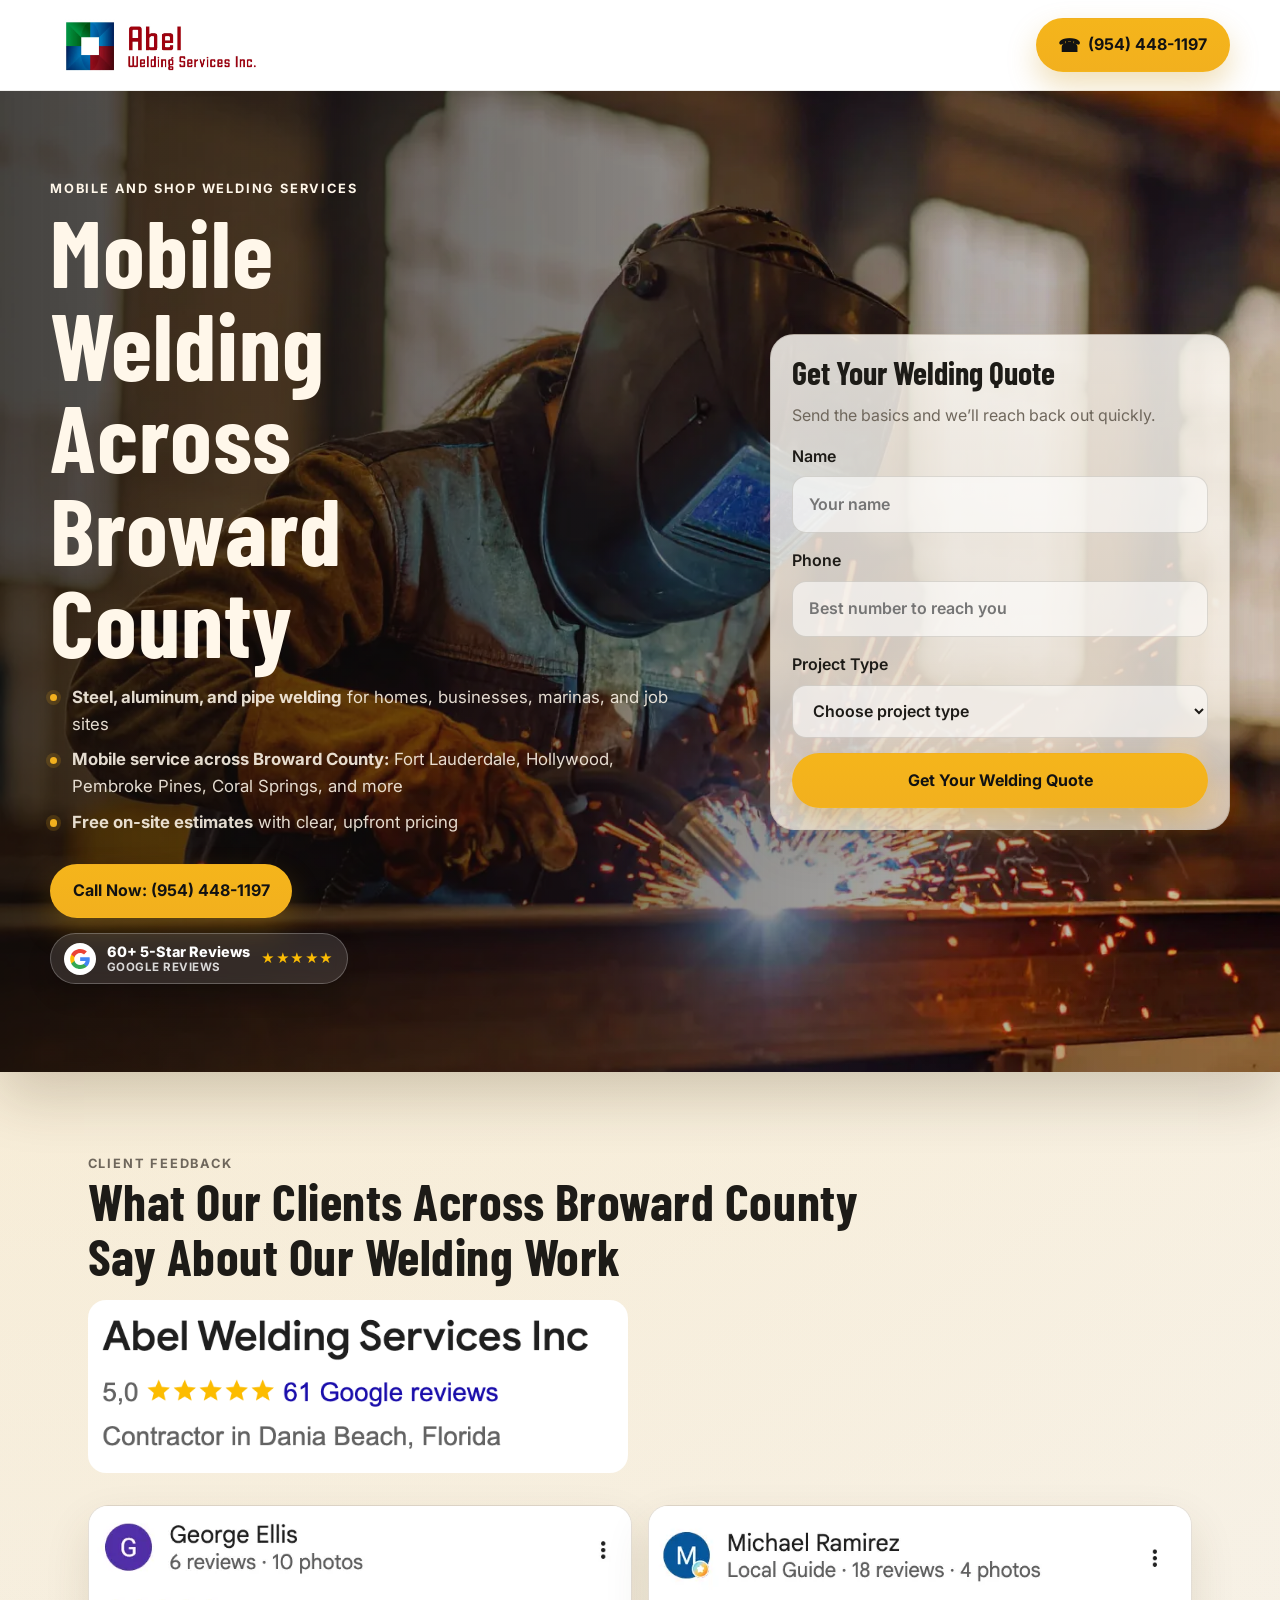
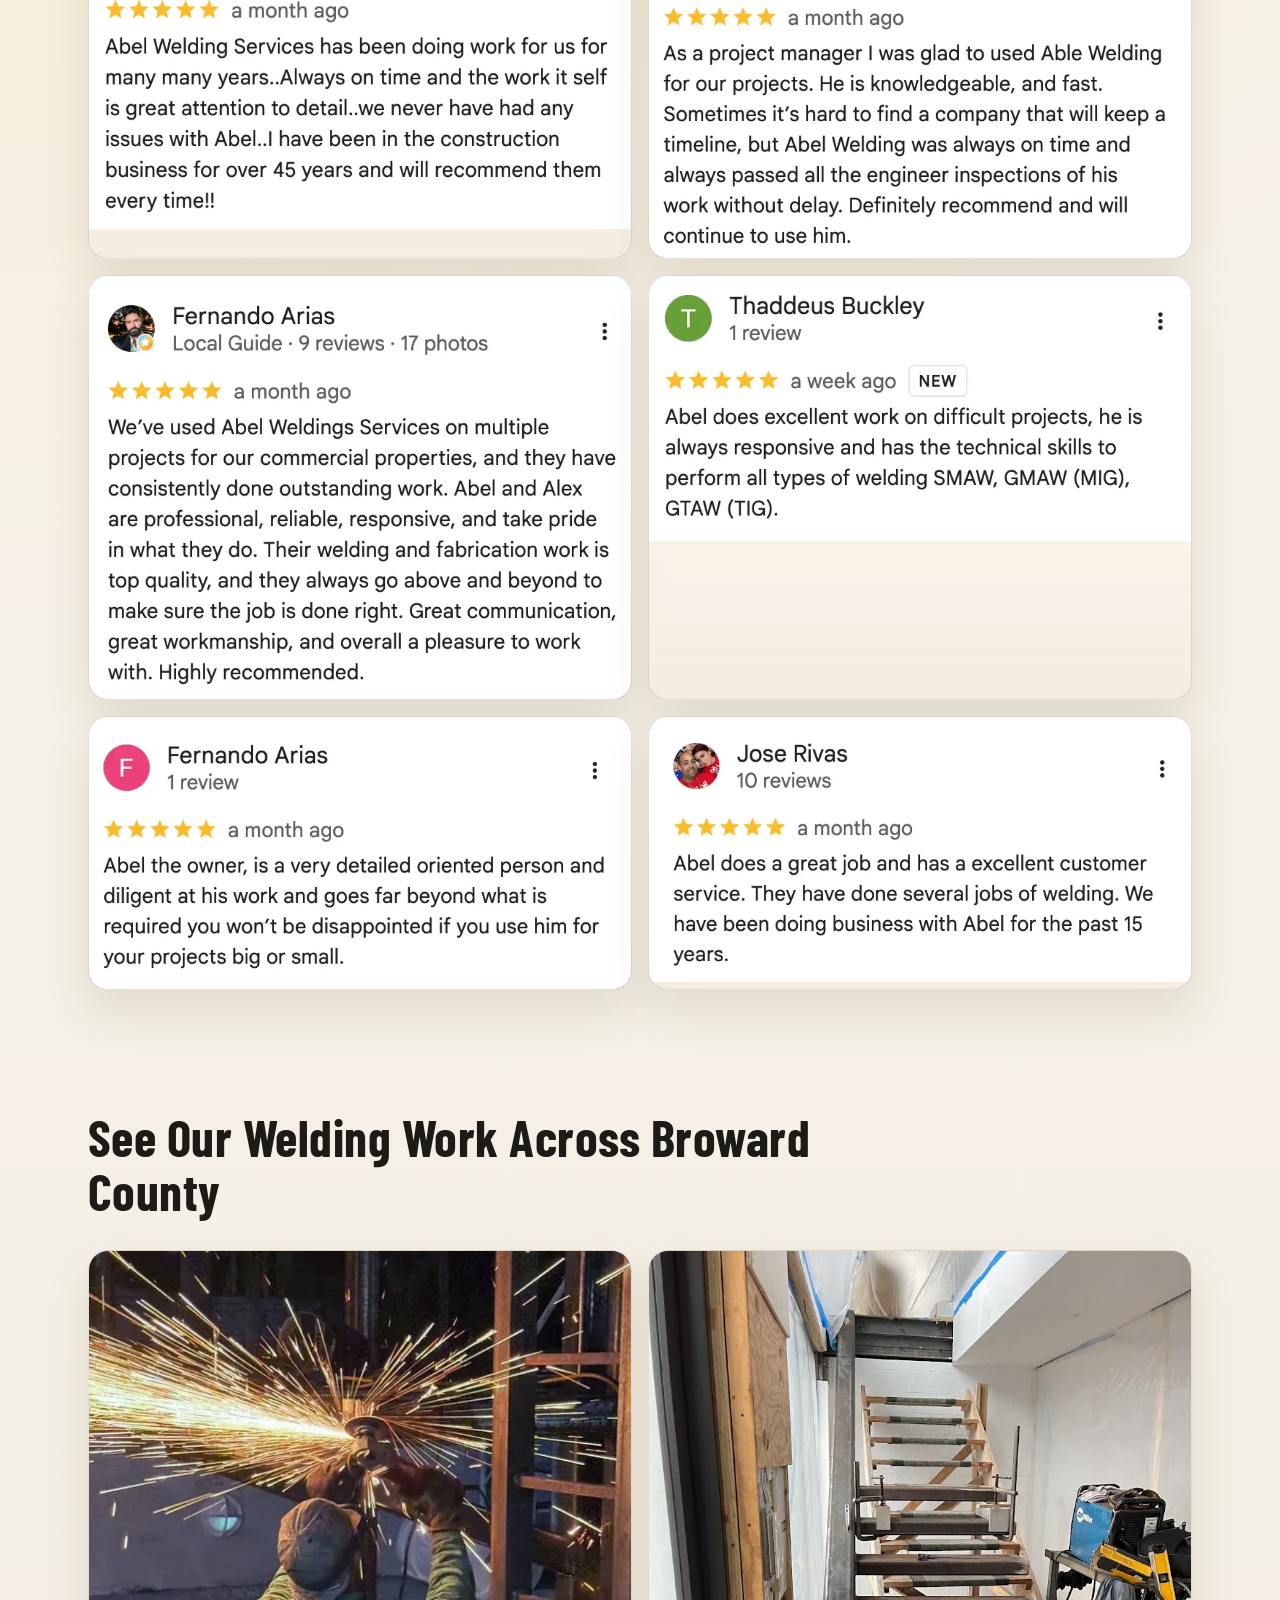
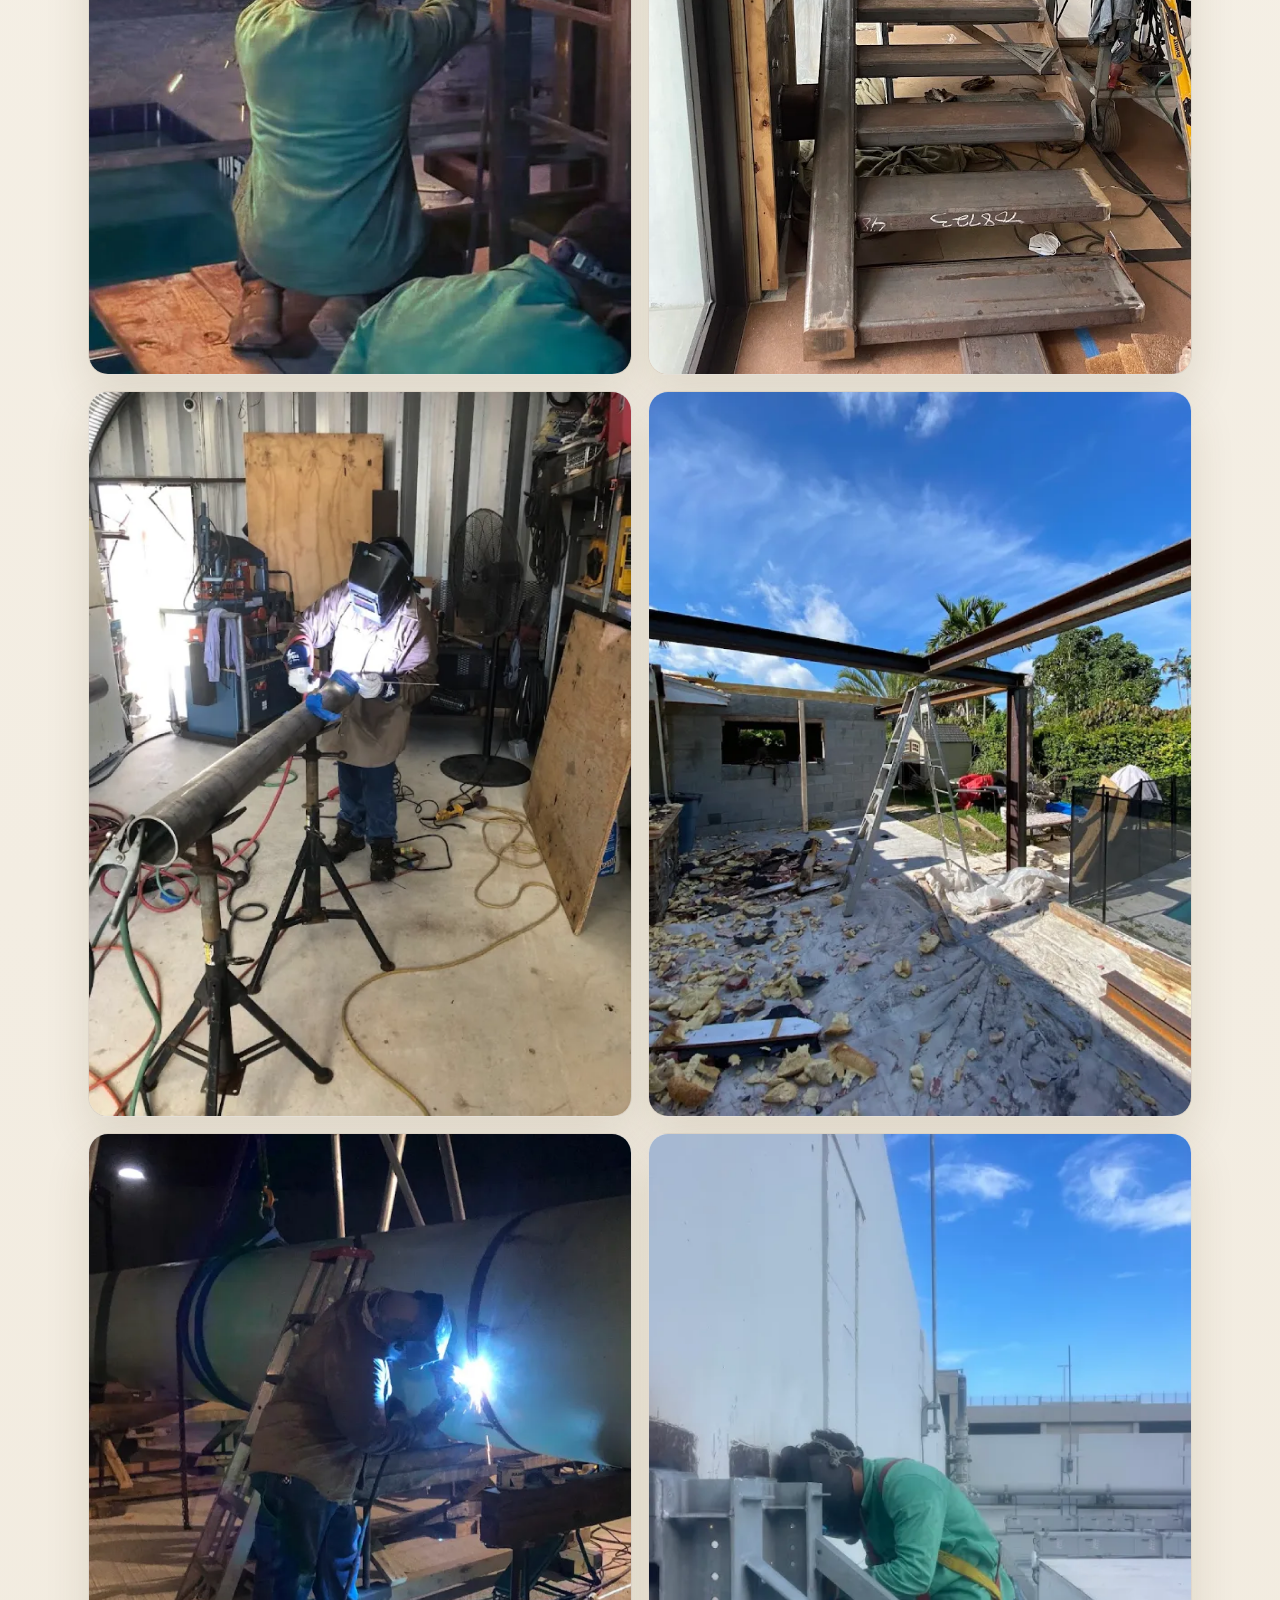
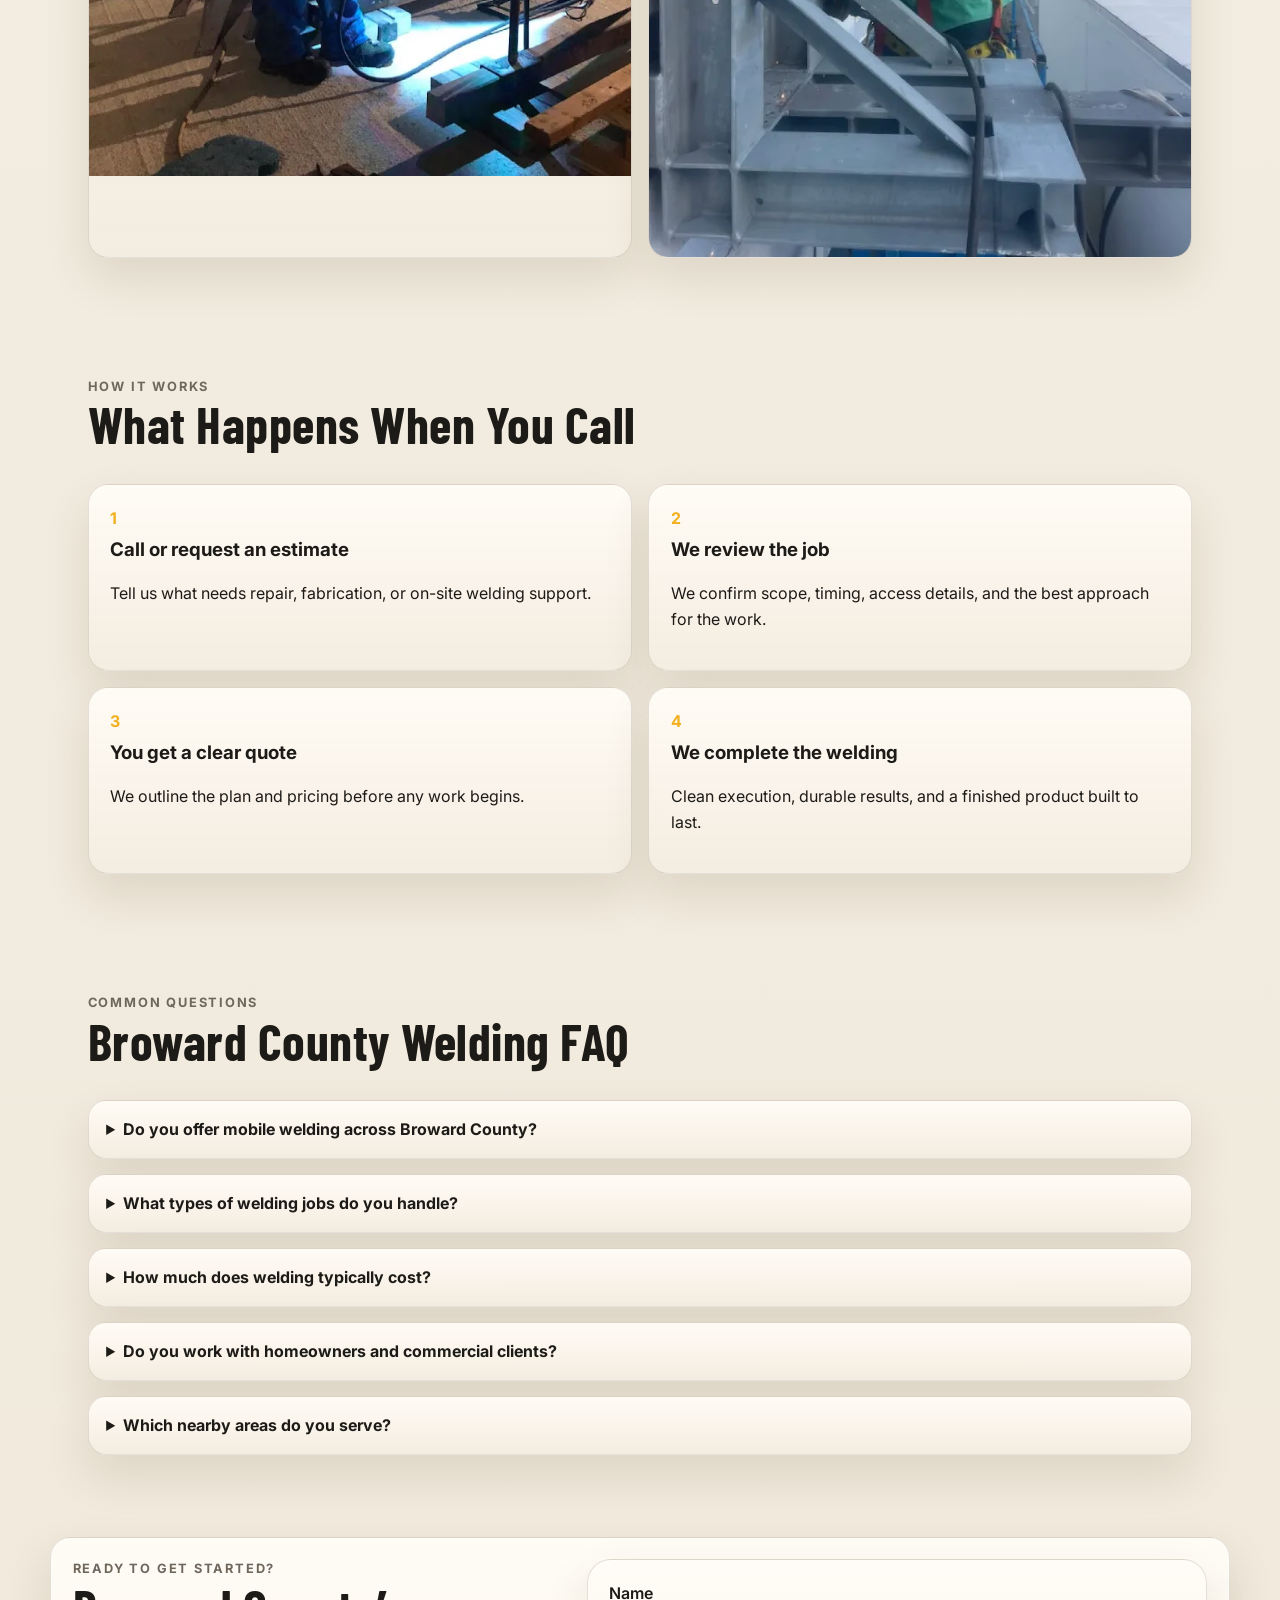
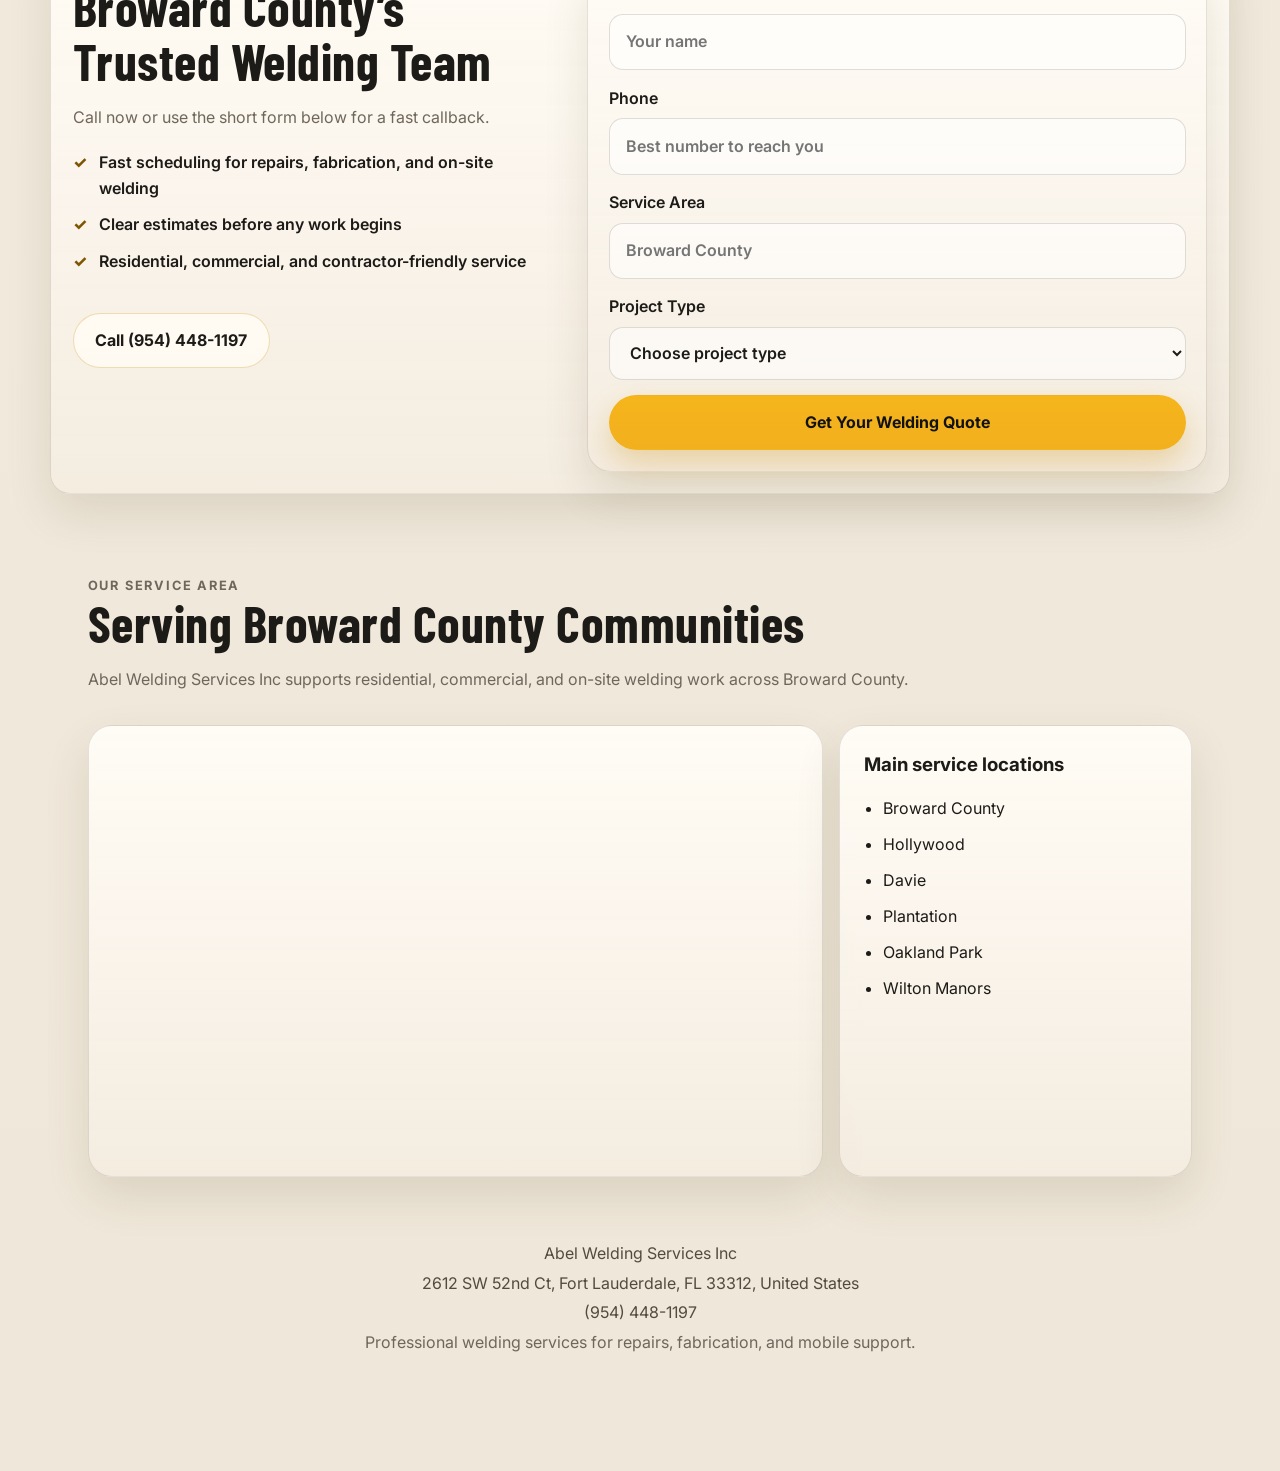
<file: index.html>
<!DOCTYPE html>
<html lang="en">
  <head>
    <!-- Google tag (gtag.js) -->
    <script async src="https://www.googletagmanager.com/gtag/js?id=AW-18290450782"></script>
    <script>
      window.dataLayer = window.dataLayer || [];
      function gtag() { dataLayer.push(arguments); }
      gtag("js", new Date());

      gtag("config", "AW-18290450782");
    </script>
    <script>
      function updateTrackedPhoneNumbers(formatted_number, mobile_number) {
        const phonePattern = /\(?954\)?[-.\s]*448[-.\s]*1197/g;
        document.querySelectorAll('a[href^="tel:"]').forEach((link) => {
          link.href = "tel:" + mobile_number;
          link.textContent = link.textContent.replace(phonePattern, formatted_number);
        });
      }

      gtag("config", "AW-18290450782/YguZCLyflNAcEN7CyJFE", {
        phone_conversion_number: "(954) 448-1197",
        phone_conversion_callback: updateTrackedPhoneNumbers
      });
    </script>
    <meta charset="UTF-8" />
    <!-- Google Tag Manager -->
    <script>
      (function(w, d, s, l, i) {
        w[l] = w[l] || [];
        w[l].push({ "gtm.start": new Date().getTime(), event: "gtm.js" });
        var f = d.getElementsByTagName(s)[0],
          j = d.createElement(s),
          dl = l != "dataLayer" ? "&l=" + l : "";
        j.async = true;
        j.src = "https://www.googletagmanager.com/gtm.js?id=" + i + dl;
        f.parentNode.insertBefore(j, f);
      })(window, document, "script", "dataLayer", "GTM-NHBSQKVM");
    </script>
    <!-- End Google Tag Manager -->
    <meta name="viewport" content="width=device-width, initial-scale=1.0" />
    <title>Abel Welding Services | Broward County Welding</title>
    <meta
      name="description"
      content="Abel Welding Services provides residential, commercial, mobile, and repair welding across Broward County with fast response times and free estimates."
    />
    <link rel="preconnect" href="https://fonts.googleapis.com" />
    <link rel="preconnect" href="https://fonts.gstatic.com" crossorigin />
    <link
      href="https://fonts.googleapis.com/css2?family=Barlow+Condensed:wght@500;600;700&family=Inter:wght@400;500;600;700&display=swap"
      rel="stylesheet"
    />
    <link rel="stylesheet" href="style.css?v=20261020-4" />
    <script type="application/ld+json">
      {
        "@context": "https://schema.org",
        "@type": "LocalBusiness",
        "name": "Abel Welding Services",
        "image": "",
        "telephone": "(954) 448-1197",
        "areaServed": [
          "Broward County",
          "Wilton Manors",
          "Oakland Park",
          "Plantation",
          "Davie",
          "Pompano Beach"
        ],
        "address": {
          "@type": "PostalAddress",
          "streetAddress": "2612 SW 52nd Ct",
          "addressLocality": "Fort Lauderdale",
          "postalCode": "33312",
          "addressRegion": "FL",
          "addressCountry": "US"
        },
        "priceRange": "$$",
        "url": "https://example.com"
      }
    </script>
  </head>
  <body>
    <header class="topbar">
      <a class="brand" href="#" aria-label="Abel Welding Services home">
        <img src="abel-logo.webp" alt="Abel Welding Services Inc." />
      </a>
      <a class="call-pill" href="tel:+19544481197" aria-label="Call (954) 448-1197" onclick="gtag('event', 'conversion', {'send_to': 'AW-18290450782/YguZCLyflNAcEN7CyJFE'});"><span class="call-pill-icon" aria-hidden="true">&#9742;</span><span>(954) 448-1197</span></a>
    </header>

    <main>
      <section class="hero">
        <div class="hero-inner">
          <div class="hero-copy">
            <p class="eyebrow">Mobile and shop welding services</p>
            <h1>Mobile Welding Across Broward County</h1>
            <ul class="hero-text hero-bullets">
              <li><strong>Steel, aluminum, and pipe welding</strong> for homes, businesses, marinas, and job sites</li>
              <li><strong>Mobile service across Broward County:</strong> Fort Lauderdale, Hollywood, Pembroke Pines, Coral Springs, and more</li>
              <li><strong>Free on-site estimates</strong> with clear, upfront pricing</li>
            </ul>
            <div class="hero-actions">
              <a class="button button-primary" href="tel:+19544481197" onclick="gtag('event', 'conversion', {'send_to': 'AW-18290450782/YguZCLyflNAcEN7CyJFE'});">Call Now: (954) 448-1197</a>
            </div>
            <a class="hero-google-reviews" href="#client-feedback" aria-label="View our 60 plus five-star Google reviews">
              <span class="google-review-mark" aria-hidden="true">
                <img src="google-review-logo.svg" alt="" width="20" height="20" />
              </span>
              <span class="google-review-copy">
                <strong>60+ 5-Star Reviews</strong>
                <span>Google Reviews</span>
              </span>
              <span class="google-review-stars" aria-hidden="true">★★★★★</span>
            </a>
          </div>
          <div class="hero-form-wrap">
            <form
              class="quote-form hero-form-card"
              name="estimate-request"
              method="POST"
              data-netlify="true"
              netlify-honeypot="bot-field"
            >
              <input type="hidden" name="form-name" value="estimate-request" />
              <p class="form-hidden">
                <label>
                  Don’t fill this out if you're human:
                  <input name="bot-field" type="text" />
                </label>
              </p>
              <h3>Get Your Welding Quote</h3>
              <p class="hero-form-copy">Send the basics and we’ll reach back out quickly.</p>
              <label>
                Name
                <input type="text" name="name" placeholder="Your name" />
              </label>
              <label>
                Phone
                <input type="tel" name="phone" placeholder="Best number to reach you" />
              </label>
              <label>
                Project Type
                <select name="project">
                  <option selected>Choose project type</option>
                  <option>Gate or fence repair</option>
                  <option>Railing or stair repair</option>
                  <option>Structural welding</option>
                  <option>Mobile welding</option>
                  <option>Custom fabrication</option>
                </select>
              </label>
              <button class="button button-primary" type="submit">Get Your Welding Quote</button>
            </form>
          </div>
        </div>
      </section>

      <section class="section testimonials" id="client-feedback">
        <div class="section-heading">
          <p class="eyebrow">Client feedback</p>
          <h2>What Our Clients Across Broward County Say About Our Welding Work</h2>
          <img
            class="reviews-summary-image"
            src="google-reviews-summary.png"
            alt="Abel Welding Services Inc Google reviews summary showing 5.0 stars and 61 Google reviews"
          />
        </div>
        <div class="review-grid">
          <article class="review-card">
            <img src="review-1.webp" alt="Google review from George Ellis for Abel Welding Services" />
          </article>
          <article class="review-card">
            <img src="review-2.webp" alt="Google review from Michael Ramirez for Abel Welding Services" />
          </article>
          <article class="review-card">
            <img src="review-3.webp" alt="Google review from Fernando Arias for Abel Welding Services" />
          </article>
          <article class="review-card">
            <img src="review-4.webp" alt="Google review from Thaddeus Buckley for Abel Welding Services" />
          </article>
          <article class="review-card">
            <img src="review-5.webp" alt="Google review from Fernando Arias for Abel Welding Services" />
          </article>
          <article class="review-card">
            <img src="review-6.webp" alt="Google review from Jose Rivas for Abel Welding Services" />
          </article>
        </div>
      </section>

      <section class="section gallery-section">
        <div class="section-heading">
          <h2>See Our Welding Work Across Broward County</h2>
        </div>
        <div class="gallery-grid">
          <div class="gallery-card">
            <img src="abelwelding1.webp" alt="Welder working with heavy sparks on a Broward County project" />
          </div>
          <div class="gallery-card">
            <img src="abelwelding2.webp" alt="Custom steel stair fabrication project in Broward County" />
          </div>
          <div class="gallery-card">
            <img src="abelwelding3.webp" alt="Shop welding on a steel pipe section" />
          </div>
          <div class="gallery-card">
            <img src="abelwelding4.webp" alt="Outdoor structural steel frame installation work" />
          </div>
          <div class="gallery-card">
            <img src="abelwelding5.webp" alt="Night welding work on a large pipe section" />
          </div>
          <div class="gallery-card">
            <img src="abelwelding6.webp" alt="Welder installing structural steel on site" />
          </div>
        </div>
      </section>

      <section class="section process">
        <div class="section-heading">
          <p class="eyebrow">How it works</p>
          <h2>What Happens When You Call</h2>
        </div>
        <div class="process-grid">
          <article class="process-card">
            <span>1</span>
            <h3>Call or request an estimate</h3>
            <p>Tell us what needs repair, fabrication, or on-site welding support.</p>
          </article>
          <article class="process-card">
            <span>2</span>
            <h3>We review the job</h3>
            <p>We confirm scope, timing, access details, and the best approach for the work.</p>
          </article>
          <article class="process-card">
            <span>3</span>
            <h3>You get a clear quote</h3>
            <p>We outline the plan and pricing before any work begins.</p>
          </article>
          <article class="process-card">
            <span>4</span>
            <h3>We complete the welding</h3>
            <p>Clean execution, durable results, and a finished product built to last.</p>
          </article>
        </div>
      </section>

      <section class="section faq">
        <div class="section-heading">
          <p class="eyebrow">Common questions</p>
          <h2>Broward County Welding FAQ</h2>
        </div>
        <div class="faq-list">
          <details>
            <summary>Do you offer mobile welding across Broward County?</summary>
            <p>
              Yes. Mobile welding is available for many residential, commercial, and job-site
              projects throughout Broward County.
            </p>
          </details>
          <details>
            <summary>What types of welding jobs do you handle?</summary>
            <p>
              Common requests include gates, fences, railings, stairs, support brackets,
              structural repairs, and custom metal fabrication.
            </p>
          </details>
          <details>
            <summary>How much does welding typically cost?</summary>
            <p>
              Pricing depends on the material, access, scope, and whether the work is on-site
              or shop-based. We provide a clear estimate before work begins.
            </p>
          </details>
          <details>
            <summary>Do you work with homeowners and commercial clients?</summary>
            <p>
              Yes. Abel Welding Services supports homeowners, contractors, property managers,
              and businesses across Broward County.
            </p>
          </details>
          <details>
            <summary>Which nearby areas do you serve?</summary>
            <p>
              Service areas across Broward County include Davie, Plantation, Oakland Park,
              Wilton Manors, Hollywood, and nearby communities.
            </p>
          </details>
        </div>
      </section>

      <div id="quote-anchor"></div>
      <section class="section final-cta" id="quote">
        <div class="section-heading">
          <p class="eyebrow">Ready to get started?</p>
          <h2>Broward County’s Trusted Welding Team</h2>
          <p>Call now or use the short form below for a fast callback.</p>
          <ul class="cta-checklist">
            <li>Fast scheduling for repairs, fabrication, and on-site welding</li>
            <li>Clear estimates before any work begins</li>
            <li>Residential, commercial, and contractor-friendly service</li>
          </ul>
          <a class="button button-secondary cta-call-button" href="tel:+19544481197" onclick="gtag('event', 'conversion', {'send_to': 'AW-18290450782/YguZCLyflNAcEN7CyJFE'});">Call (954) 448-1197</a>
        </div>
        <div class="final-grid">
          <form
            class="quote-form"
            name="estimate-request"
            method="POST"
            data-netlify="true"
            netlify-honeypot="bot-field"
          >
            <input type="hidden" name="form-name" value="estimate-request" />
            <p class="form-hidden">
              <label>
                Don’t fill this out if you're human:
                <input name="bot-field" type="text" />
              </label>
            </p>
            <label>
              Name
              <input type="text" name="name" placeholder="Your name" />
            </label>
            <label>
              Phone
              <input type="tel" name="phone" placeholder="Best number to reach you" />
            </label>
            <label>
              Service Area
              <input type="text" name="city" placeholder="Broward County" />
            </label>
            <label>
              Project Type
              <select name="project">
                <option selected>Choose project type</option>
                <option>Gate or fence repair</option>
                <option>Railing or stair repair</option>
                <option>Structural welding</option>
                <option>Mobile welding</option>
                <option>Custom fabrication</option>
              </select>
            </label>
            <button class="button button-primary" type="submit">Get Your Welding Quote</button>
          </form>
        </div>
      </section>

      <section class="section service-area-section">
        <div class="section-heading">
          <p class="eyebrow">Our service area</p>
          <h2>Serving Broward County Communities</h2>
          <p>
            Abel Welding Services Inc supports residential, commercial, and on-site welding work
            across Broward County.
          </p>
        </div>
        <div class="service-area-layout">
          <div class="map-embed">
            <iframe
              src="https://www.google.com/maps/embed?pb=!1m18!1m12!1m3!1d6071.807202824971!2d-80.17773342303232!3d26.05711289633268!2m3!1f0!2f0!3f0!3m2!1i1024!2i768!4f13.1!3m3!1m2!1s0x88d9abd3e7304d5f%3A0xb630e81242011269!2sAbel%20Welding%20Services%20Inc!5e1!3m2!1sen!2sua!4v1783951540785!5m2!1sen!2sua"
              width="600"
              height="450"
              style="border: 0"
              allowfullscreen=""
              loading="lazy"
              referrerpolicy="strict-origin-when-cross-origin"
              title="Abel Welding Services Inc map"
            ></iframe>
          </div>
          <div class="location-list-card">
            <h3>Main service locations</h3>
            <ul class="location-list">
              <li>Broward County</li>
              <li>Hollywood</li>
              <li>Davie</li>
              <li>Plantation</li>
              <li>Oakland Park</li>
              <li>Wilton Manors</li>
            </ul>
          </div>
        </div>
      </section>
    </main>

    <footer class="footer">
      <p>Abel Welding Services Inc</p>
      <p>2612 SW 52nd Ct, Fort Lauderdale, FL 33312, United States</p>
      <p><a href="tel:+19544481197" onclick="gtag('event', 'conversion', {'send_to': 'AW-18290450782/YguZCLyflNAcEN7CyJFE'});">(954) 448-1197</a></p>
      <p class="footer-note">Professional welding services for repairs, fabrication, and mobile support.</p>
    </footer>

    <div class="desktop-estimate-widget">
      <div class="desktop-estimate-widget-card">
        <p>Get Estimate</p>
        <p>Need a welder in Broward County? Call now or jump straight to the form.</p>
        <div class="desktop-estimate-actions">
          <a class="button button-primary" href="#quote-anchor">Request Estimate</a>
          <a class="button button-secondary" href="tel:+19544481197" onclick="gtag('event', 'conversion', {'send_to': 'AW-18290450782/YguZCLyflNAcEN7CyJFE'});">Call (954) 448-1197</a>
        </div>
      </div>
    </div>

    <div class="mobile-cta">
      <a href="tel:+19544481197" onclick="gtag('event', 'conversion', {'send_to': 'AW-18290450782/YguZCLyflNAcEN7CyJFE'});">Call Now: (954) 448-1197</a>
    </div>
    <script src="form-tracking.js"></script>
    <script>
      const heroSection = document.querySelector(".hero");
      const desktopEstimateWidget = document.querySelector(".desktop-estimate-widget");
      const mobileCta = document.querySelector(".mobile-cta");

      function updateDesktopEstimateWidget() {
        if (!desktopEstimateWidget) return;

        if (window.innerWidth <= 980) {
          desktopEstimateWidget.classList.remove("is-visible");
          return;
        }

        if (!heroSection) {
          desktopEstimateWidget.classList.add("is-visible");
          return;
        }

        const heroBottom = heroSection.getBoundingClientRect().bottom;
        desktopEstimateWidget.classList.toggle("is-visible", heroBottom <= 0);
      }

      function updateMobileCta() {
        if (!mobileCta) return;

        if (window.innerWidth > 720) {
          mobileCta.classList.remove("is-visible");
          return;
        }

        const scrollableHeight = document.documentElement.scrollHeight - window.innerHeight;
        const threshold = Math.max(scrollableHeight * 0.1, 80);
        mobileCta.classList.toggle("is-visible", window.scrollY > threshold);
      }

      updateDesktopEstimateWidget();
      updateMobileCta();
      window.addEventListener("scroll", updateDesktopEstimateWidget, { passive: true });
      window.addEventListener("scroll", updateMobileCta, { passive: true });
      window.addEventListener("resize", updateDesktopEstimateWidget);
      window.addEventListener("resize", updateMobileCta);
    </script>
  </body>
</html>
</file>
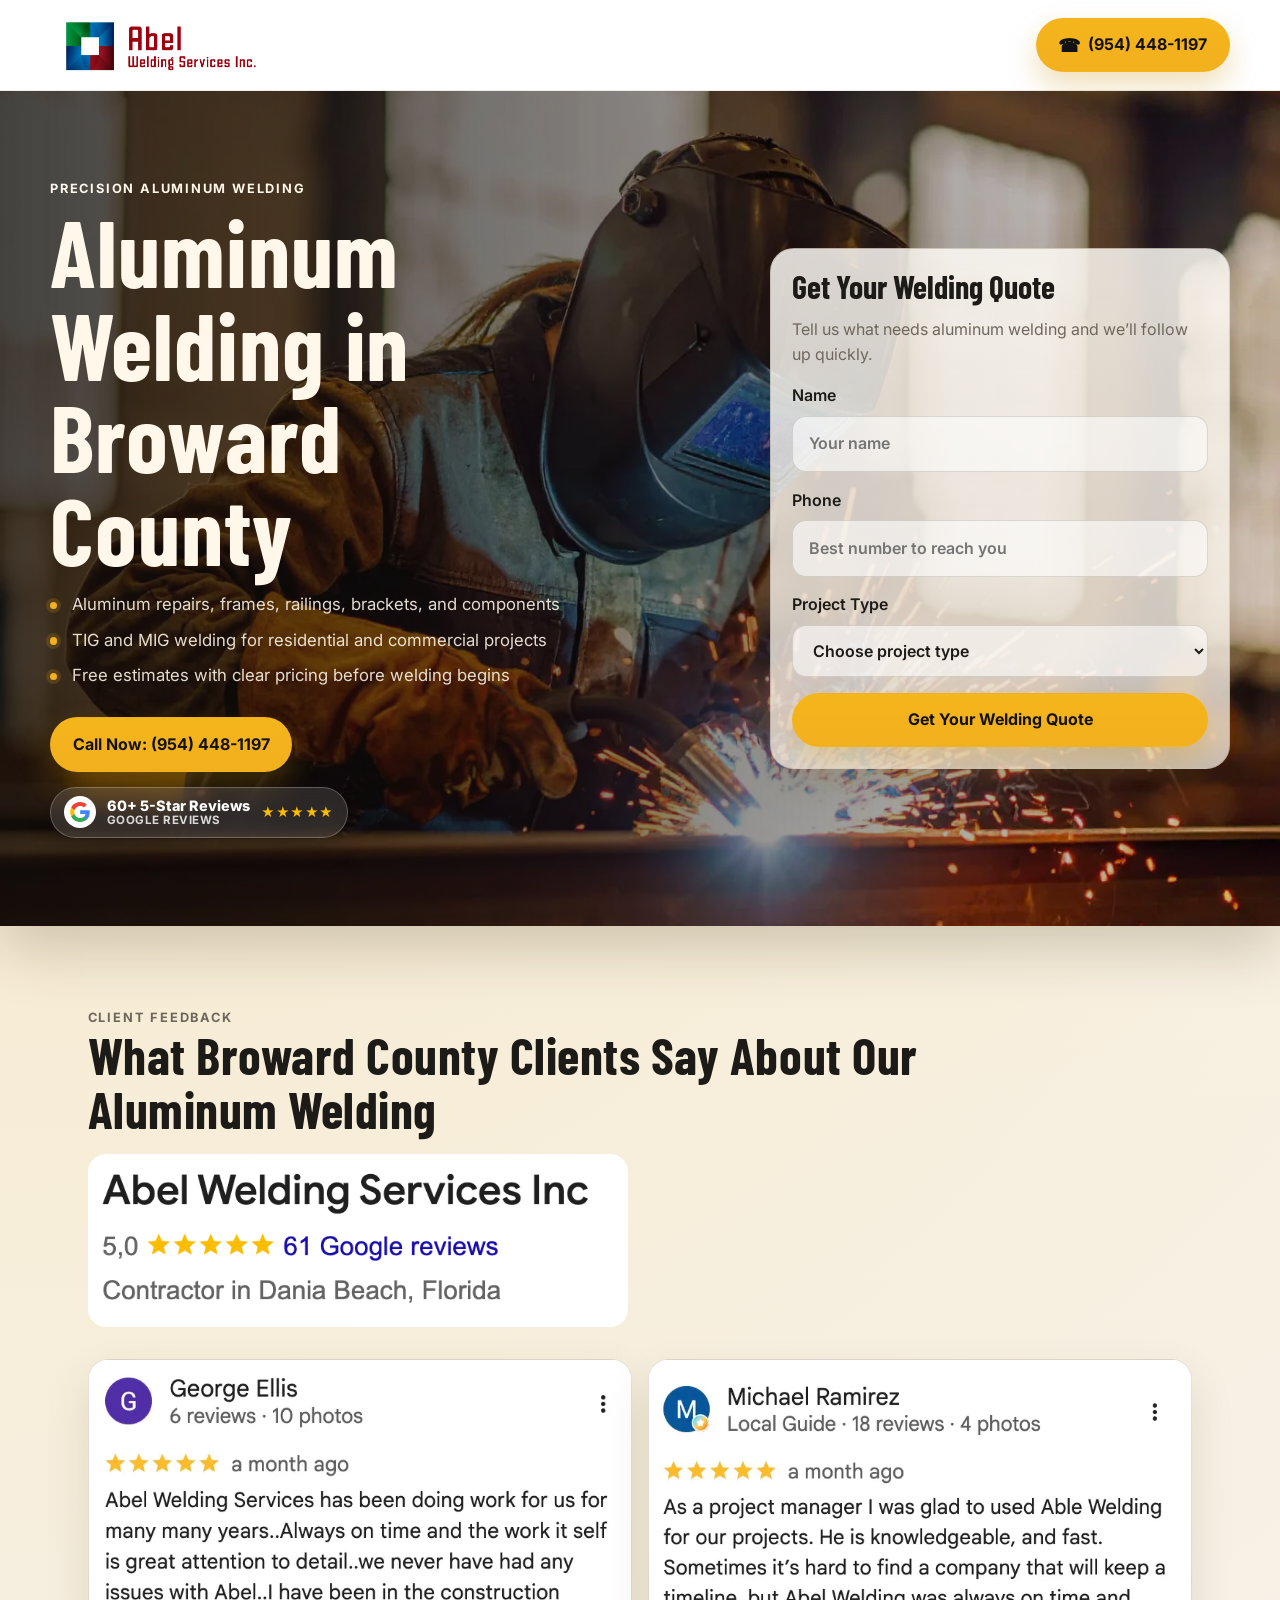
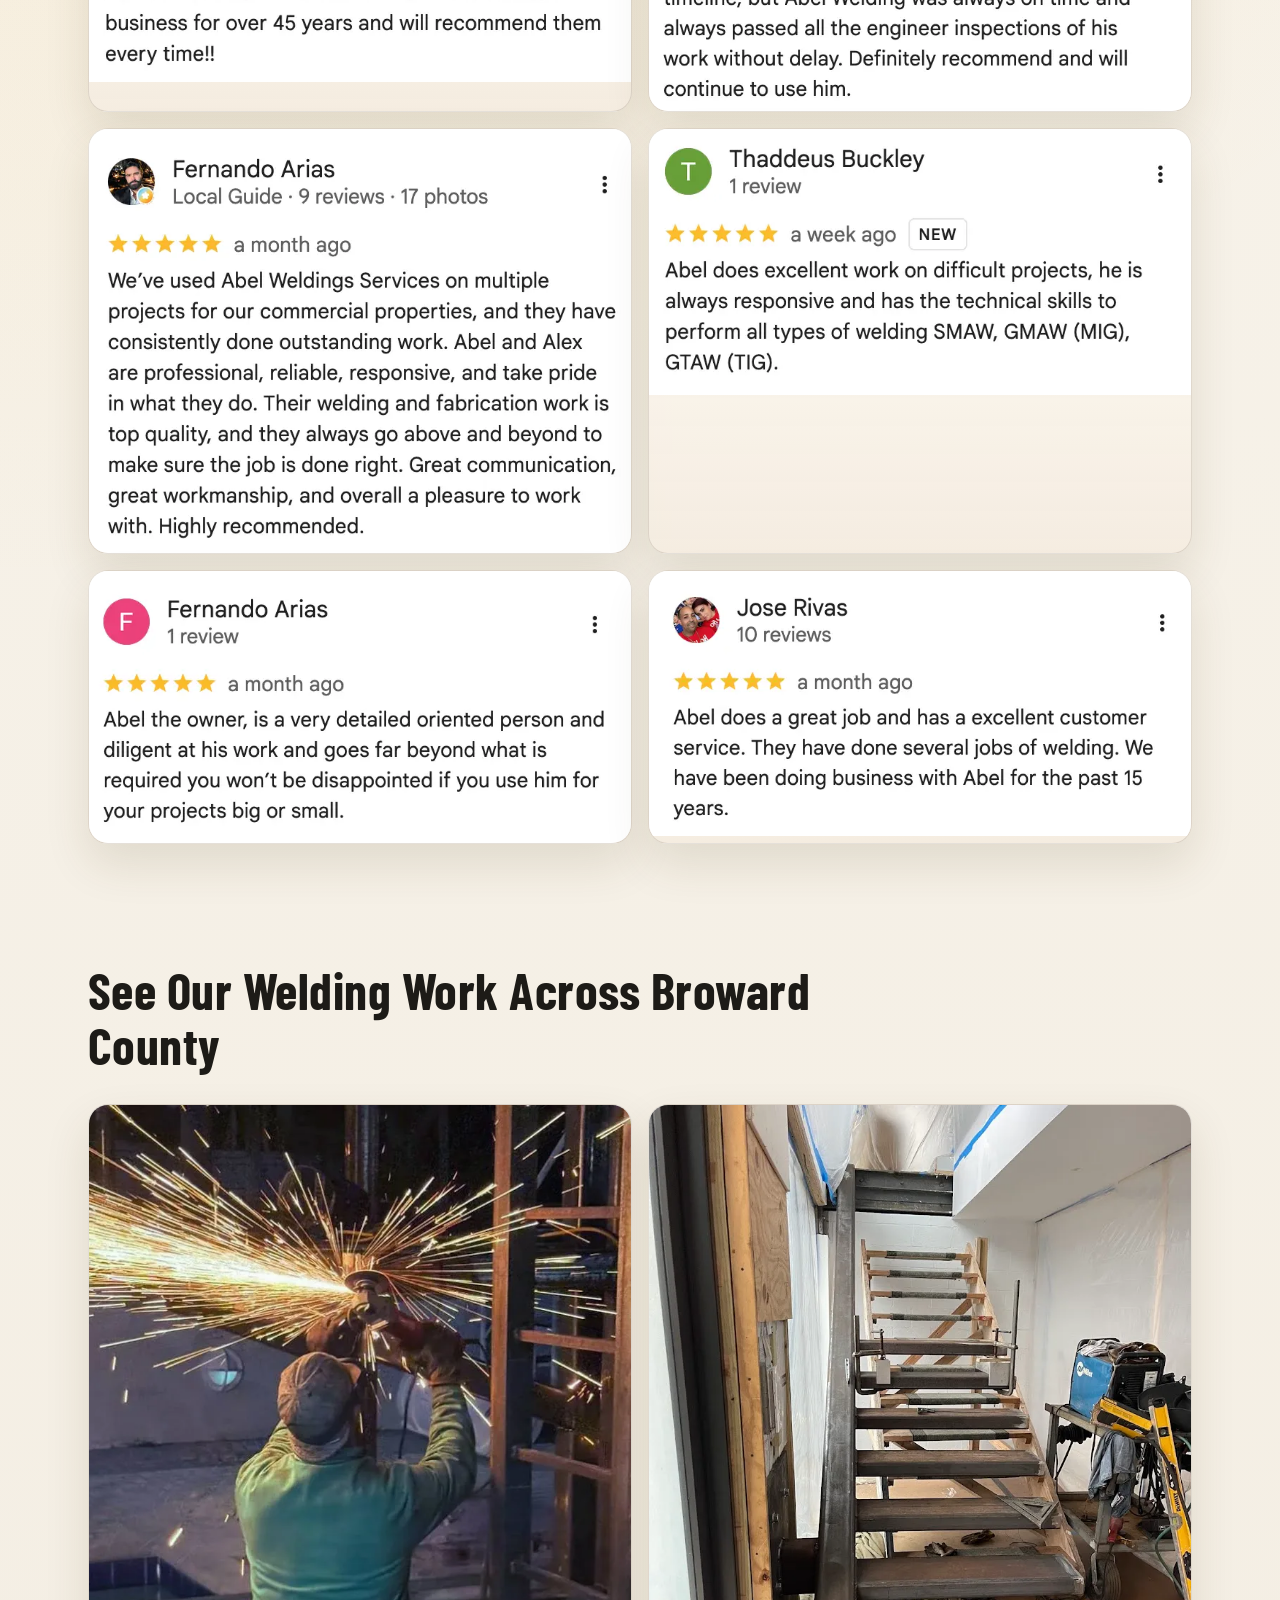
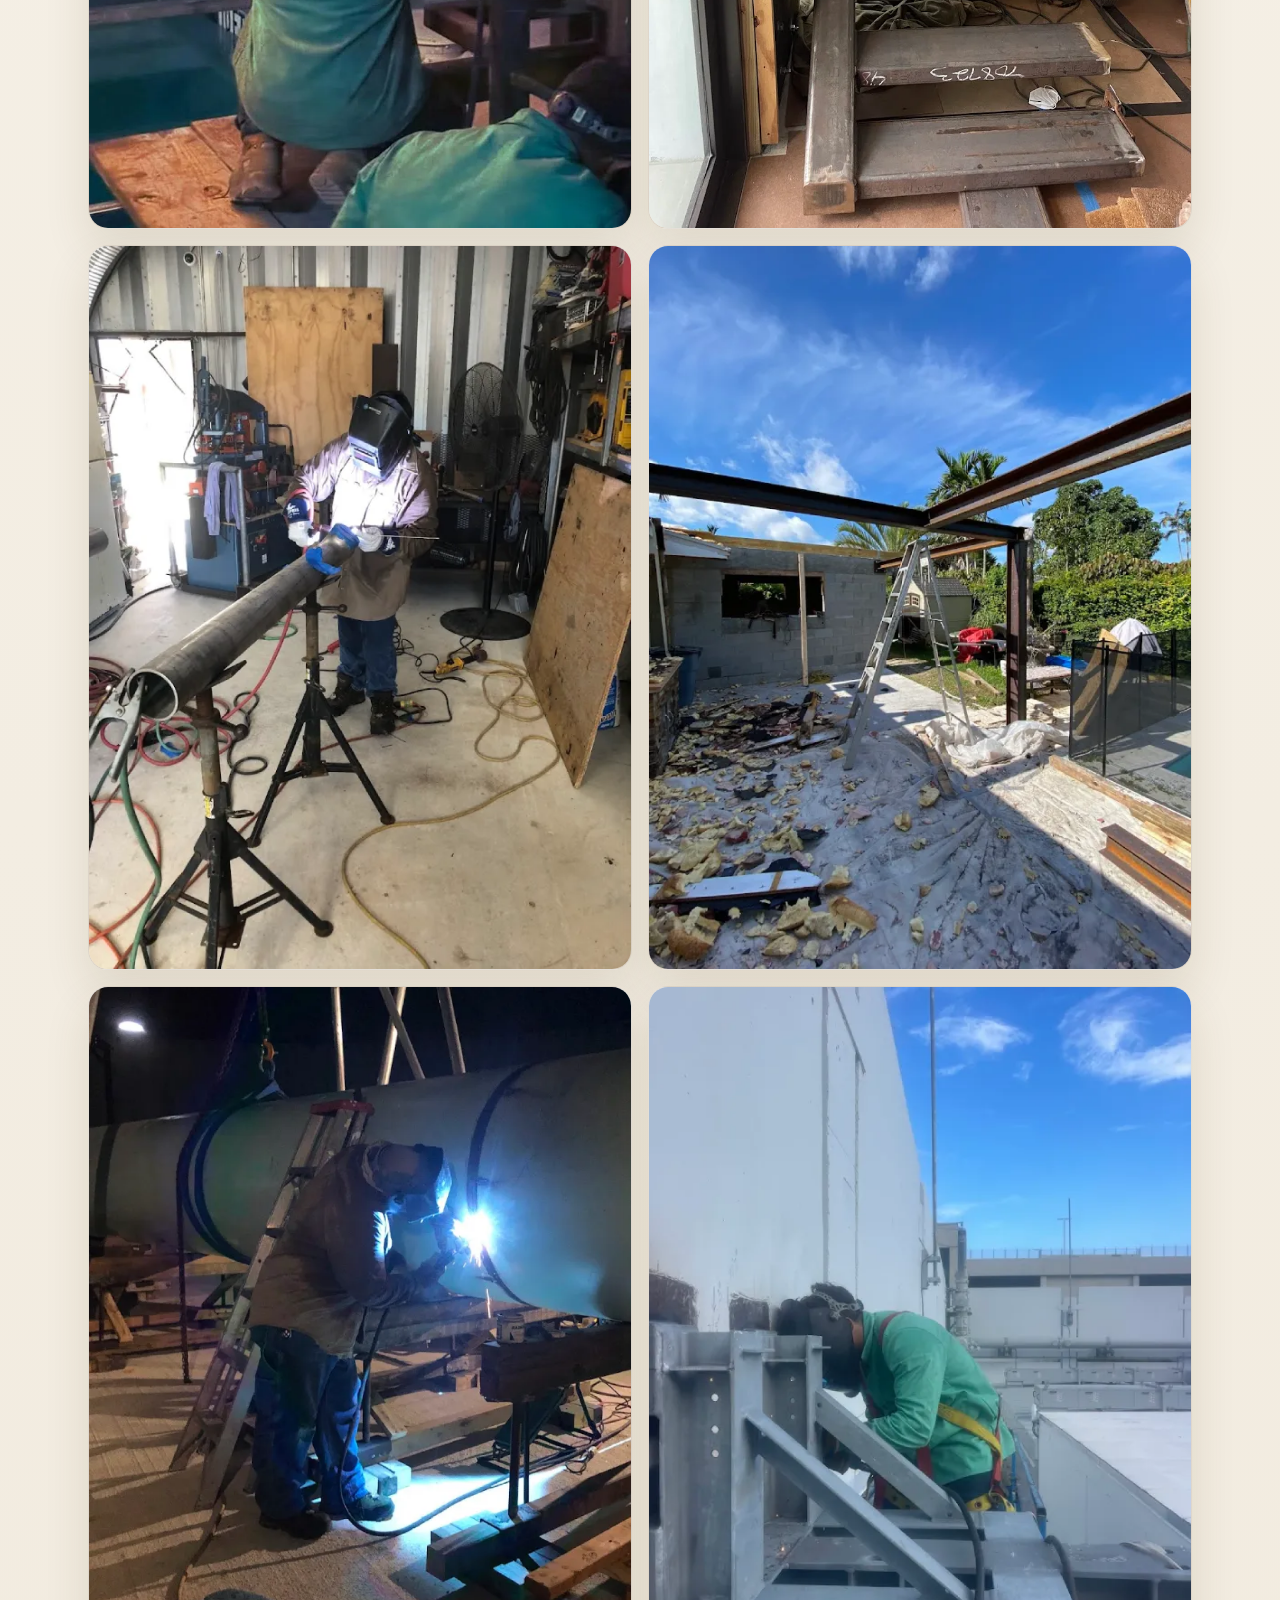
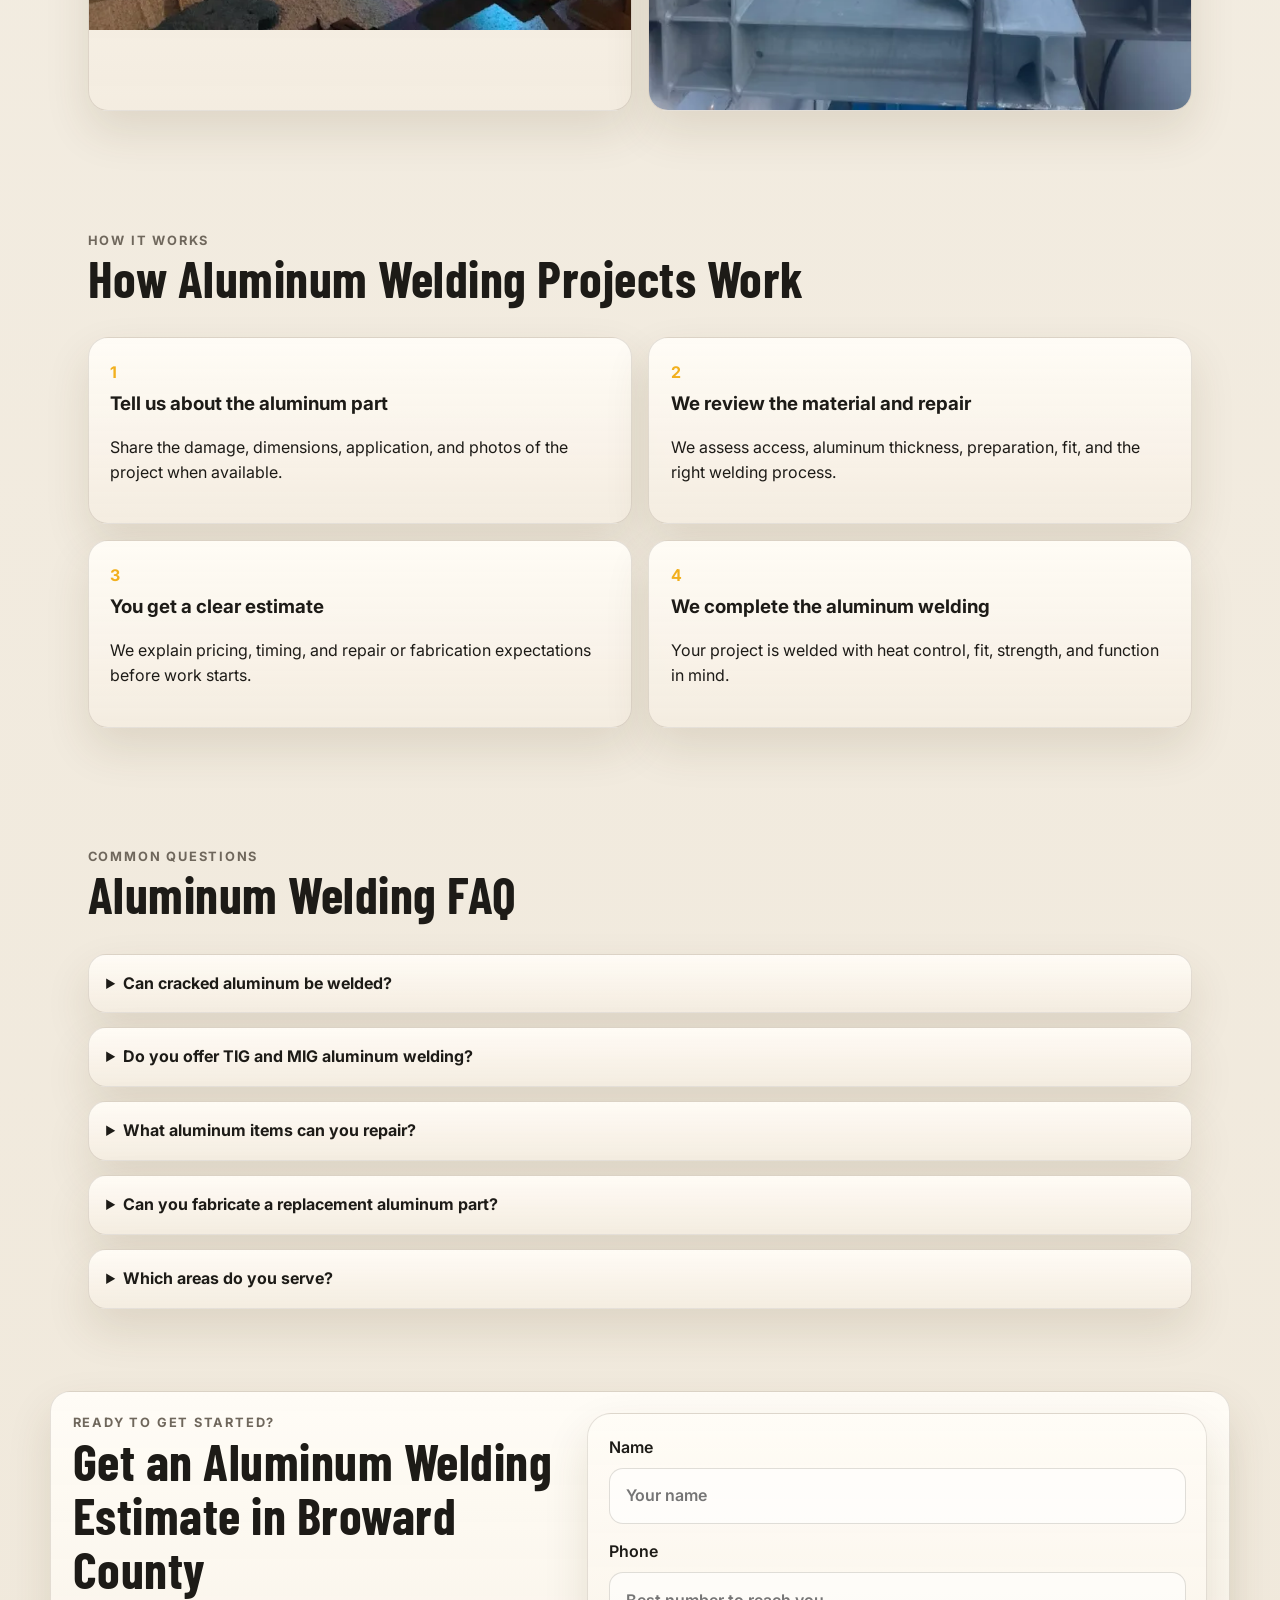
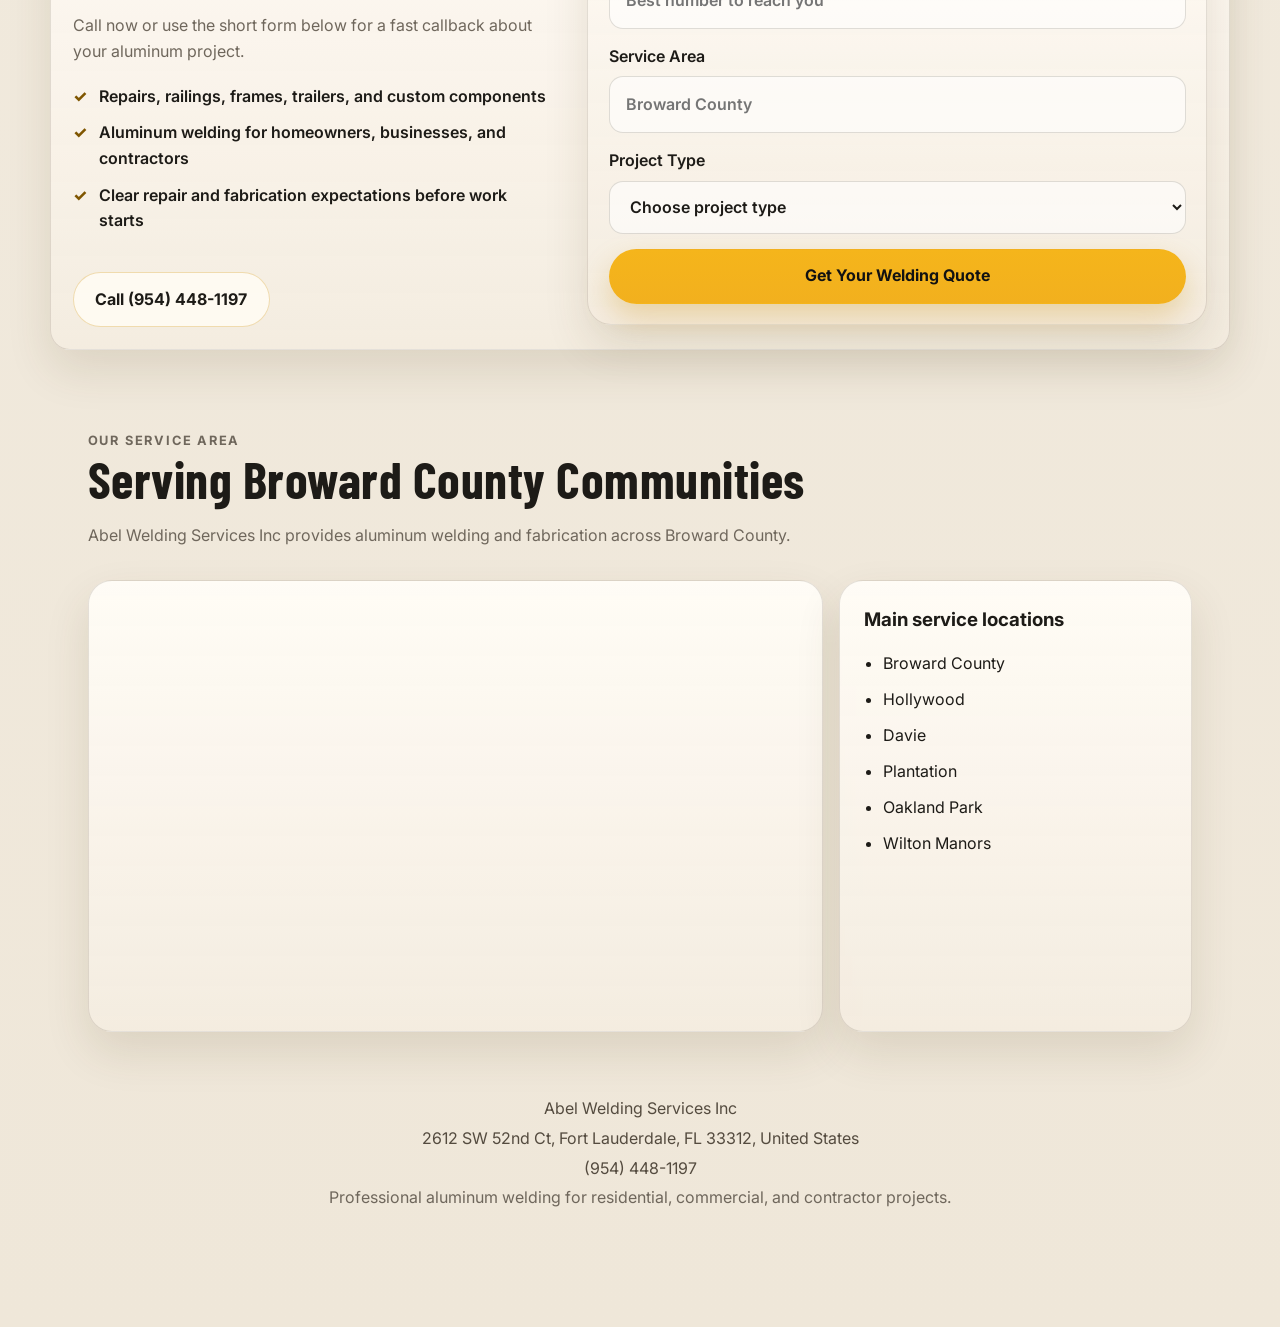
<file: aluminum-welding/index.html>
<!DOCTYPE html>
<html lang="en">
  <head>
    <!-- Google tag (gtag.js) -->
    <script async src="https://www.googletagmanager.com/gtag/js?id=AW-18290450782"></script>
    <script>
      window.dataLayer = window.dataLayer || [];
      function gtag() { dataLayer.push(arguments); }
      gtag("js", new Date());

      gtag("config", "AW-18290450782");
    </script>
    <script>
      function updateTrackedPhoneNumbers(formatted_number, mobile_number) {
        const phonePattern = /\(?954\)?[-.\s]*448[-.\s]*1197/g;
        document.querySelectorAll('a[href^="tel:"]').forEach((link) => {
          link.href = "tel:" + mobile_number;
          link.textContent = link.textContent.replace(phonePattern, formatted_number);
        });
      }

      gtag("config", "AW-18290450782/YguZCLyflNAcEN7CyJFE", {
        phone_conversion_number: "(954) 448-1197",
        phone_conversion_callback: updateTrackedPhoneNumbers
      });
    </script>
    <meta charset="UTF-8" />
    <!-- Google Tag Manager -->
    <script>
      (function(w, d, s, l, i) {
        w[l] = w[l] || [];
        w[l].push({ "gtm.start": new Date().getTime(), event: "gtm.js" });
        var f = d.getElementsByTagName(s)[0],
          j = d.createElement(s),
          dl = l != "dataLayer" ? "&l=" + l : "";
        j.async = true;
        j.src = "https://www.googletagmanager.com/gtm.js?id=" + i + dl;
        f.parentNode.insertBefore(j, f);
      })(window, document, "script", "dataLayer", "GTM-NHBSQKVM");
    </script>
    <!-- End Google Tag Manager -->
    <meta name="viewport" content="width=device-width, initial-scale=1.0" />
    <title>Aluminum Welding Broward County | Abel Welding Services</title>
    <meta
      name="description"
      content="Professional aluminum welding in Broward County for railings, frames, trailers, marine-adjacent parts, repairs, and custom fabrication. Get a free estimate."
    />
    <link rel="preconnect" href="https://fonts.googleapis.com" />
    <link rel="preconnect" href="https://fonts.gstatic.com" crossorigin />
    <link
      href="https://fonts.googleapis.com/css2?family=Barlow+Condensed:wght@500;600;700&family=Inter:wght@400;500;600;700&display=swap"
      rel="stylesheet"
    />
    <link rel="stylesheet" href="../style.css?v=20261020-4" />
    <script type="application/ld+json">
      {
        "@context": "https://schema.org",
        "@type": "LocalBusiness",
        "name": "Abel Welding Services",
        "image": "",
        "telephone": "(954) 448-1197",
        "areaServed": [
          "Broward County",
          "Wilton Manors",
          "Oakland Park",
          "Plantation",
          "Davie",
          "Pompano Beach"
        ],
        "address": {
          "@type": "PostalAddress",
          "streetAddress": "2612 SW 52nd Ct",
          "addressLocality": "Fort Lauderdale",
          "postalCode": "33312",
          "addressRegion": "FL",
          "addressCountry": "US"
        },
        "priceRange": "$$",
        "url": "https://example.com/aluminum-welding"
      }
    </script>
  </head>
  <body>
    <header class="topbar">
      <a class="brand" href="../" aria-label="Abel Welding Services home">
        <img src="../abel-logo.webp" alt="Abel Welding Services Inc." />
      </a>
      <a class="call-pill" href="tel:+19544481197" aria-label="Call (954) 448-1197" onclick="gtag('event', 'conversion', {'send_to': 'AW-18290450782/YguZCLyflNAcEN7CyJFE'});"><span class="call-pill-icon" aria-hidden="true">&#9742;</span><span>(954) 448-1197</span></a>
    </header>

    <main>
      <section class="hero">
        <div class="hero-inner">
          <div class="hero-copy">
            <p class="eyebrow">Precision aluminum welding</p>
            <h1>Aluminum Welding in Broward County</h1>
            <ul class="hero-text hero-bullets">
              <li>Aluminum repairs, frames, railings, brackets, and components</li>
              <li>TIG and MIG welding for residential and commercial projects</li>
              <li>Free estimates with clear pricing before welding begins</li>
            </ul>
            <div class="hero-actions">
              <a class="button button-primary" href="tel:+19544481197" onclick="gtag('event', 'conversion', {'send_to': 'AW-18290450782/YguZCLyflNAcEN7CyJFE'});">Call Now: (954) 448-1197</a>
            </div>
            <a class="hero-google-reviews" href="#client-feedback" aria-label="View our 60 plus five-star Google reviews">
              <span class="google-review-mark" aria-hidden="true">
                <img src="../google-review-logo.svg" alt="" width="20" height="20" />
              </span>
              <span class="google-review-copy">
                <strong>60+ 5-Star Reviews</strong>
                <span>Google Reviews</span>
              </span>
              <span class="google-review-stars" aria-hidden="true">★★★★★</span>
            </a>
          </div>
          <div class="hero-form-wrap">
            <form class="quote-form hero-form-card" name="aluminum-welding-estimate" method="POST" data-netlify="true" netlify-honeypot="bot-field">
              <input type="hidden" name="form-name" value="aluminum-welding-estimate" />
              <p class="form-hidden"><label>Don’t fill this out if you're human: <input name="bot-field" type="text" /></label></p>
              <h3>Get Your Welding Quote</h3>
              <p class="hero-form-copy">Tell us what needs aluminum welding and we’ll follow up quickly.</p>
              <label>Name<input type="text" name="name" placeholder="Your name" /></label>
              <label>Phone<input type="tel" name="phone" placeholder="Best number to reach you" /></label>
              <label>Project Type
                <select name="project">
                  <option selected>Choose project type</option>
                  <option>Aluminum repair</option>
                  <option>Railing or frame</option>
                  <option>Trailer or equipment component</option>
                  <option>Marine-adjacent aluminum part</option>
                  <option>Custom aluminum fabrication</option>
                </select>
              </label>
              <button class="button button-primary" type="submit">Get Your Welding Quote</button>
            </form>
          </div>
        </div>
      </section>

      <section class="section testimonials" id="client-feedback">
        <div class="section-heading">
          <p class="eyebrow">Client feedback</p>
          <h2>What Broward County Clients Say About Our Aluminum Welding</h2>
          <img
            class="reviews-summary-image"
            src="../google-reviews-summary.png"
            alt="Abel Welding Services Inc Google reviews summary showing 5.0 stars and 61 Google reviews"
          />
        </div>
        <div class="review-grid">
          <article class="review-card"><img src="../review-1.webp" alt="Google review from George Ellis for Abel Welding Services" /></article>
          <article class="review-card"><img src="../review-2.webp" alt="Google review from Michael Ramirez for Abel Welding Services" /></article>
          <article class="review-card"><img src="../review-3.webp" alt="Google review from Fernando Arias for Abel Welding Services" /></article>
          <article class="review-card"><img src="../review-4.webp" alt="Google review from Thaddeus Buckley for Abel Welding Services" /></article>
          <article class="review-card"><img src="../review-5.webp" alt="Google review from Fernando Arias for Abel Welding Services" /></article>
          <article class="review-card"><img src="../review-6.webp" alt="Google review from Jose Rivas for Abel Welding Services" /></article>
        </div>
      </section>

      <section class="section gallery-section">
        <div class="section-heading">
          <h2>See Our Welding Work Across Broward County</h2>
        </div>
        <div class="gallery-grid">
          <div class="gallery-card"><img src="../abelwelding1.webp" alt="Aluminum welder fabricating metal in Broward County" /></div>
          <div class="gallery-card"><img src="../abelwelding2.webp" alt="Custom welded railing and stair fabrication" /></div>
          <div class="gallery-card"><img src="../abelwelding3.webp" alt="Precision aluminum welding in a fabrication shop" /></div>
          <div class="gallery-card"><img src="../abelwelding4.webp" alt="Structural steel fabrication installation project" /></div>
          <div class="gallery-card"><img src="../abelwelding5.webp" alt="Night fabrication and welding work on a pipe section" /></div>
          <div class="gallery-card"><img src="../abelwelding6.webp" alt="Custom steel support fabrication on site" /></div>
        </div>
      </section>

      <section class="section process">
        <div class="section-heading">
          <p class="eyebrow">How it works</p>
          <h2>How Aluminum Welding Projects Work</h2>
        </div>
        <div class="process-grid">
          <article class="process-card"><span>1</span><h3>Tell us about the aluminum part</h3><p>Share the damage, dimensions, application, and photos of the project when available.</p></article>
          <article class="process-card"><span>2</span><h3>We review the material and repair</h3><p>We assess access, aluminum thickness, preparation, fit, and the right welding process.</p></article>
          <article class="process-card"><span>3</span><h3>You get a clear estimate</h3><p>We explain pricing, timing, and repair or fabrication expectations before work starts.</p></article>
          <article class="process-card"><span>4</span><h3>We complete the aluminum welding</h3><p>Your project is welded with heat control, fit, strength, and function in mind.</p></article>
        </div>
      </section>

      <section class="section faq">
        <div class="section-heading">
          <p class="eyebrow">Common questions</p>
          <h2>Aluminum Welding FAQ</h2>
        </div>
        <div class="faq-list">
          <details><summary>Can cracked aluminum be welded?</summary><p>Many cracked aluminum parts can be repaired after proper cleaning, preparation, and assessment of the surrounding material.</p></details>
          <details><summary>Do you offer TIG and MIG aluminum welding?</summary><p>Yes. The welding process depends on material thickness, access, appearance, and the component’s intended use.</p></details>
          <details><summary>What aluminum items can you repair?</summary><p>Common projects include railings, frames, trailers, brackets, ramps, supports, equipment parts, and custom components.</p></details>
          <details><summary>Can you fabricate a replacement aluminum part?</summary><p>Yes. We can review an existing part, dimensions, plans, or site conditions to fabricate a suitable replacement.</p></details>
          <details><summary>Which areas do you serve?</summary><p>Service areas across Broward County include Davie, Plantation, Oakland Park, Wilton Manors, Hollywood, and nearby communities.</p></details>
        </div>
      </section>

      <div id="quote-anchor"></div>
      <section class="section final-cta" id="quote">
        <div class="section-heading">
          <p class="eyebrow">Ready to get started?</p>
          <h2>Get an Aluminum Welding Estimate in Broward County</h2>
          <p>Call now or use the short form below for a fast callback about your aluminum project.</p>
          <ul class="cta-checklist">
            <li>Repairs, railings, frames, trailers, and custom components</li>
            <li>Aluminum welding for homeowners, businesses, and contractors</li>
            <li>Clear repair and fabrication expectations before work starts</li>
          </ul>
          <a class="button button-secondary cta-call-button" href="tel:+19544481197" onclick="gtag('event', 'conversion', {'send_to': 'AW-18290450782/YguZCLyflNAcEN7CyJFE'});">Call (954) 448-1197</a>
        </div>
        <div class="final-grid">
          <form class="quote-form" name="aluminum-welding-estimate" method="POST" data-netlify="true" netlify-honeypot="bot-field">
            <input type="hidden" name="form-name" value="aluminum-welding-estimate" />
            <p class="form-hidden"><label>Don’t fill this out if you're human: <input name="bot-field" type="text" /></label></p>
            <label>Name<input type="text" name="name" placeholder="Your name" /></label>
            <label>Phone<input type="tel" name="phone" placeholder="Best number to reach you" /></label>
            <label>Service Area<input type="text" name="city" placeholder="Broward County" /></label>
            <label>Project Type
              <select name="project">
                <option selected>Choose project type</option>
                <option>Aluminum repair</option>
                <option>Railing or frame</option>
                <option>Trailer or equipment component</option>
                <option>Marine-adjacent aluminum part</option>
                <option>Custom aluminum fabrication</option>
              </select>
            </label>
            <button class="button button-primary" type="submit">Get Your Welding Quote</button>
          </form>
        </div>
      </section>

      <section class="section service-area-section">
        <div class="section-heading">
          <p class="eyebrow">Our service area</p>
          <h2>Serving Broward County Communities</h2>
          <p>Abel Welding Services Inc provides aluminum welding and fabrication across Broward County.</p>
        </div>
        <div class="service-area-layout">
          <div class="map-embed">
            <iframe
              src="https://www.google.com/maps/embed?pb=!1m18!1m12!1m3!1d6071.807202824971!2d-80.17773342303232!3d26.05711289633268!2m3!1f0!2f0!3f0!3m2!1i1024!2i768!4f13.1!3m3!1m2!1s0x88d9abd3e7304d5f%3A0xb630e81242011269!2sAbel%20Welding%20Services%20Inc!5e1!3m2!1sen!2sua!4v1783951540785!5m2!1sen!2sua"
              width="600"
              height="450"
              style="border: 0"
              allowfullscreen=""
              loading="lazy"
              referrerpolicy="strict-origin-when-cross-origin"
              title="Abel Welding Services Inc map"
            ></iframe>
          </div>
          <div class="location-list-card">
            <h3>Main service locations</h3>
            <ul class="location-list">
              <li>Broward County</li>
              <li>Hollywood</li>
              <li>Davie</li>
              <li>Plantation</li>
              <li>Oakland Park</li>
              <li>Wilton Manors</li>
            </ul>
          </div>
        </div>
      </section>
    </main>

    <footer class="footer">
      <p>Abel Welding Services Inc</p>
      <p>2612 SW 52nd Ct, Fort Lauderdale, FL 33312, United States</p>
      <p><a href="tel:+19544481197" onclick="gtag('event', 'conversion', {'send_to': 'AW-18290450782/YguZCLyflNAcEN7CyJFE'});">(954) 448-1197</a></p>
      <p class="footer-note">Professional aluminum welding for residential, commercial, and contractor projects.</p>
    </footer>

    <div class="desktop-estimate-widget">
      <div class="desktop-estimate-widget-card">
        <p>Get Estimate</p>
        <p>Need aluminum welding? Jump to the form or call now for a fast response.</p>
        <div class="desktop-estimate-actions">
          <a class="button button-primary" href="#quote-anchor">Request Estimate</a>
          <a class="button button-secondary" href="tel:+19544481197" onclick="gtag('event', 'conversion', {'send_to': 'AW-18290450782/YguZCLyflNAcEN7CyJFE'});">Call (954) 448-1197</a>
        </div>
      </div>
    </div>

    <div class="mobile-cta">
      <a href="tel:+19544481197" onclick="gtag('event', 'conversion', {'send_to': 'AW-18290450782/YguZCLyflNAcEN7CyJFE'});">Call Now: (954) 448-1197</a>
    </div>
    <script src="../form-tracking.js"></script>
    <script>
      const heroSection = document.querySelector(".hero");
      const desktopEstimateWidget = document.querySelector(".desktop-estimate-widget");
      const mobileCta = document.querySelector(".mobile-cta");

      function updateDesktopEstimateWidget() {
        if (!desktopEstimateWidget) return;

        if (window.innerWidth <= 980) {
          desktopEstimateWidget.classList.remove("is-visible");
          return;
        }

        if (!heroSection) {
          desktopEstimateWidget.classList.add("is-visible");
          return;
        }

        const heroBottom = heroSection.getBoundingClientRect().bottom;
        desktopEstimateWidget.classList.toggle("is-visible", heroBottom <= 0);
      }

      function updateMobileCta() {
        if (!mobileCta) return;

        if (window.innerWidth > 720) {
          mobileCta.classList.remove("is-visible");
          return;
        }

        const scrollableHeight = document.documentElement.scrollHeight - window.innerHeight;
        const threshold = Math.max(scrollableHeight * 0.1, 80);
        mobileCta.classList.toggle("is-visible", window.scrollY > threshold);
      }

      updateDesktopEstimateWidget();
      updateMobileCta();
      window.addEventListener("scroll", updateDesktopEstimateWidget, { passive: true });
      window.addEventListener("scroll", updateMobileCta, { passive: true });
      window.addEventListener("resize", updateDesktopEstimateWidget);
      window.addEventListener("resize", updateMobileCta);
    </script>
  </body>
</html>
</file>
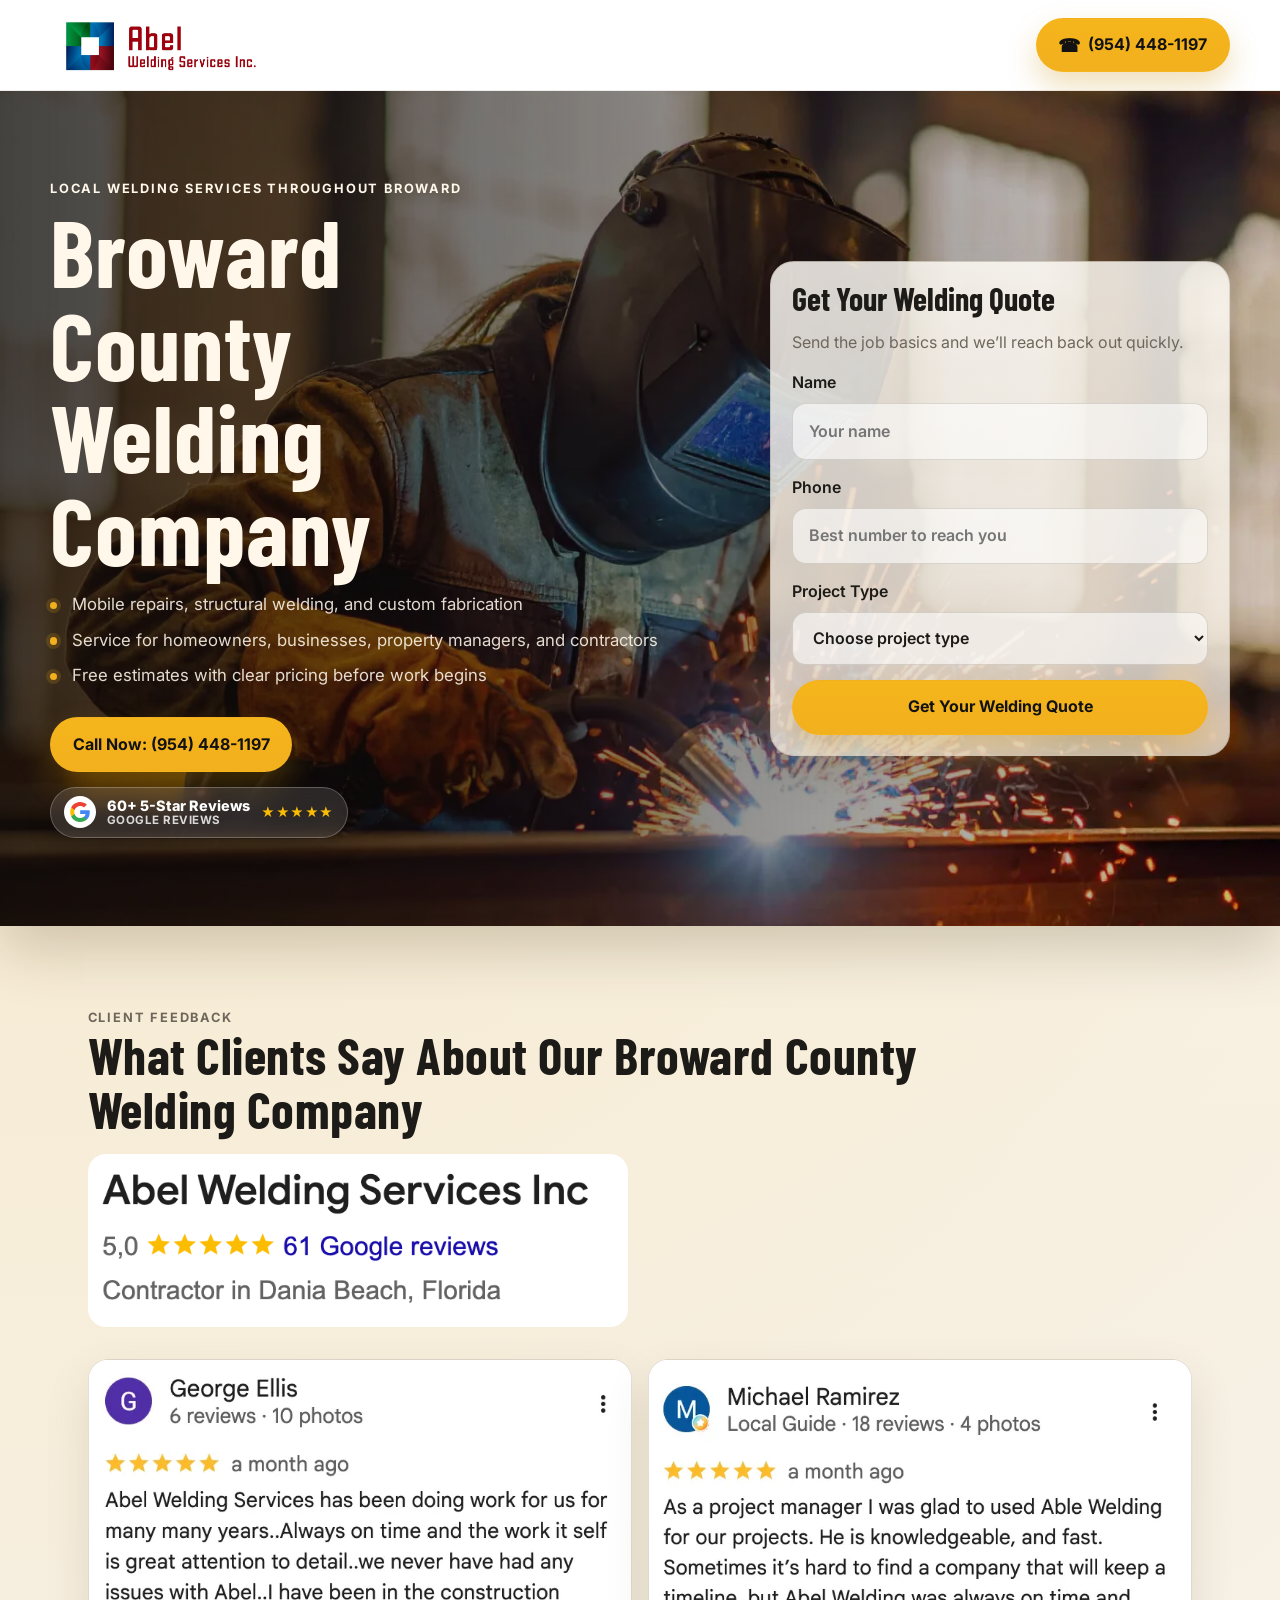
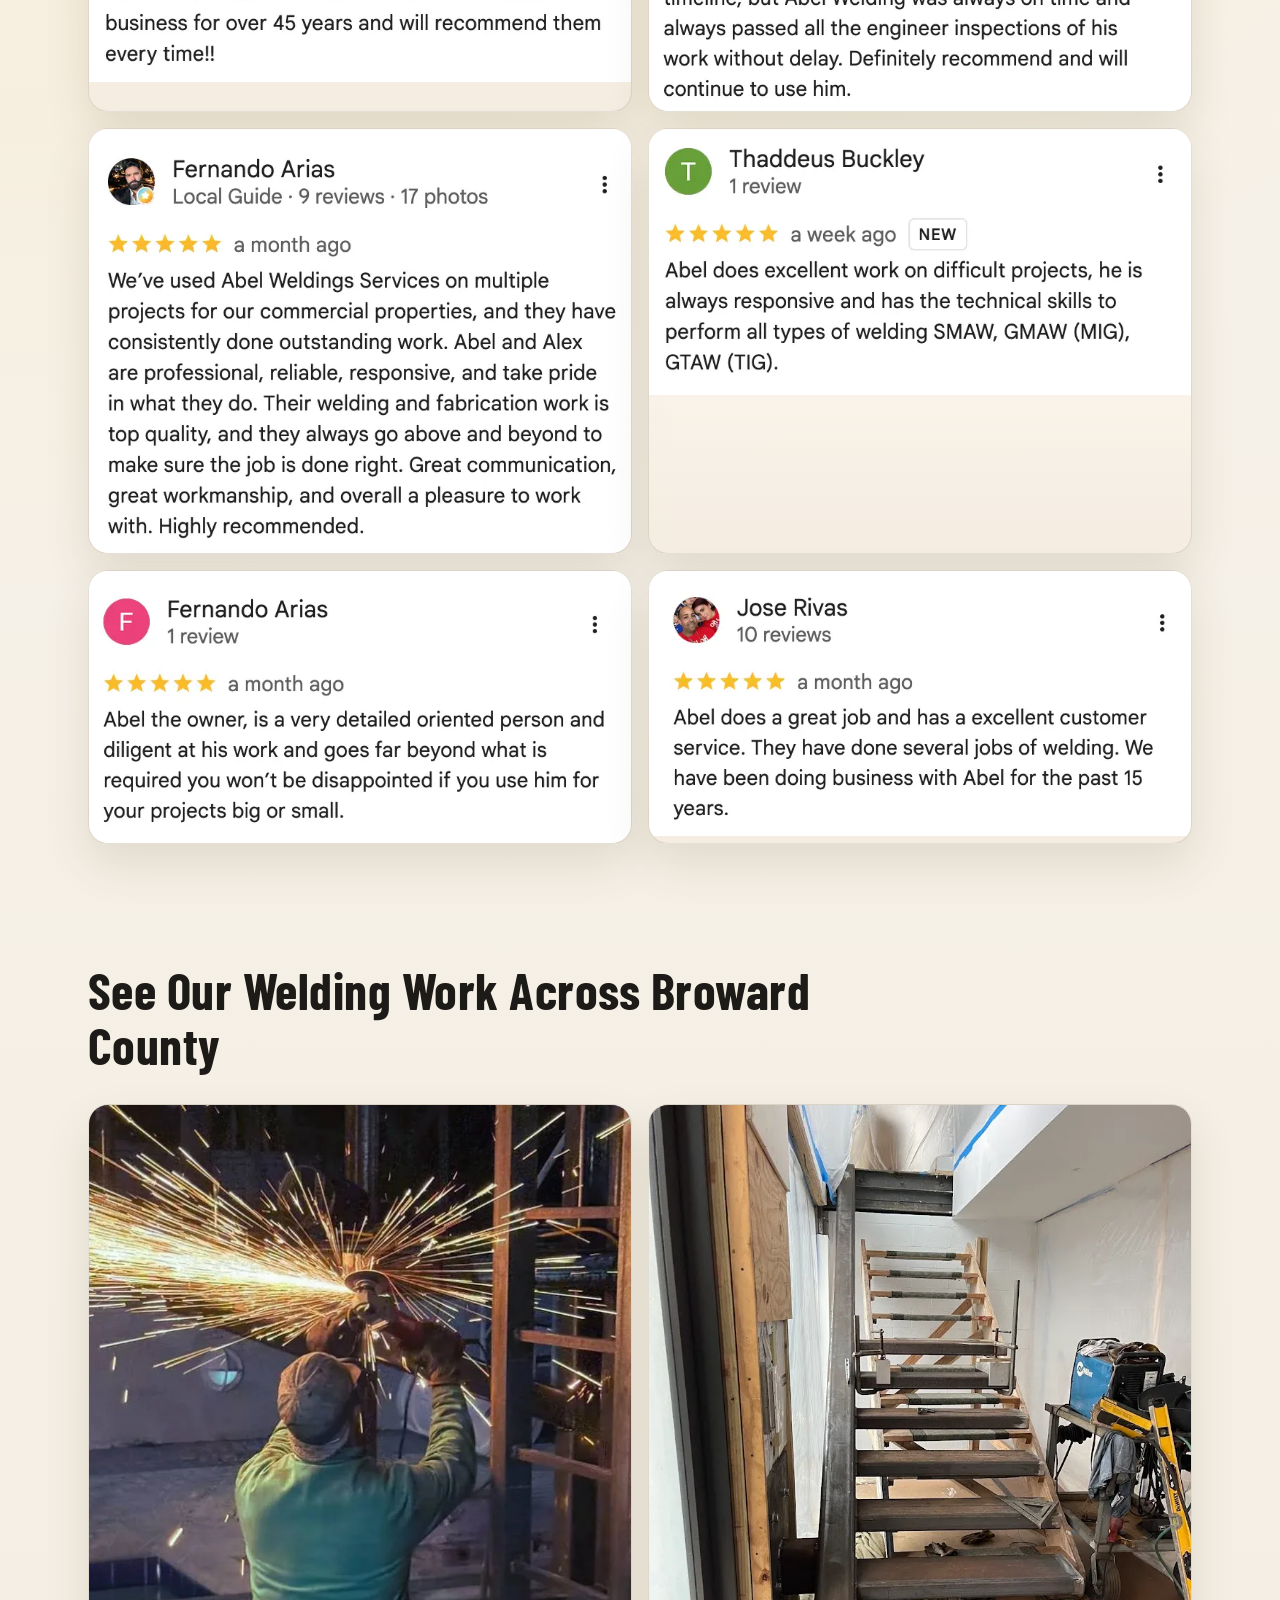
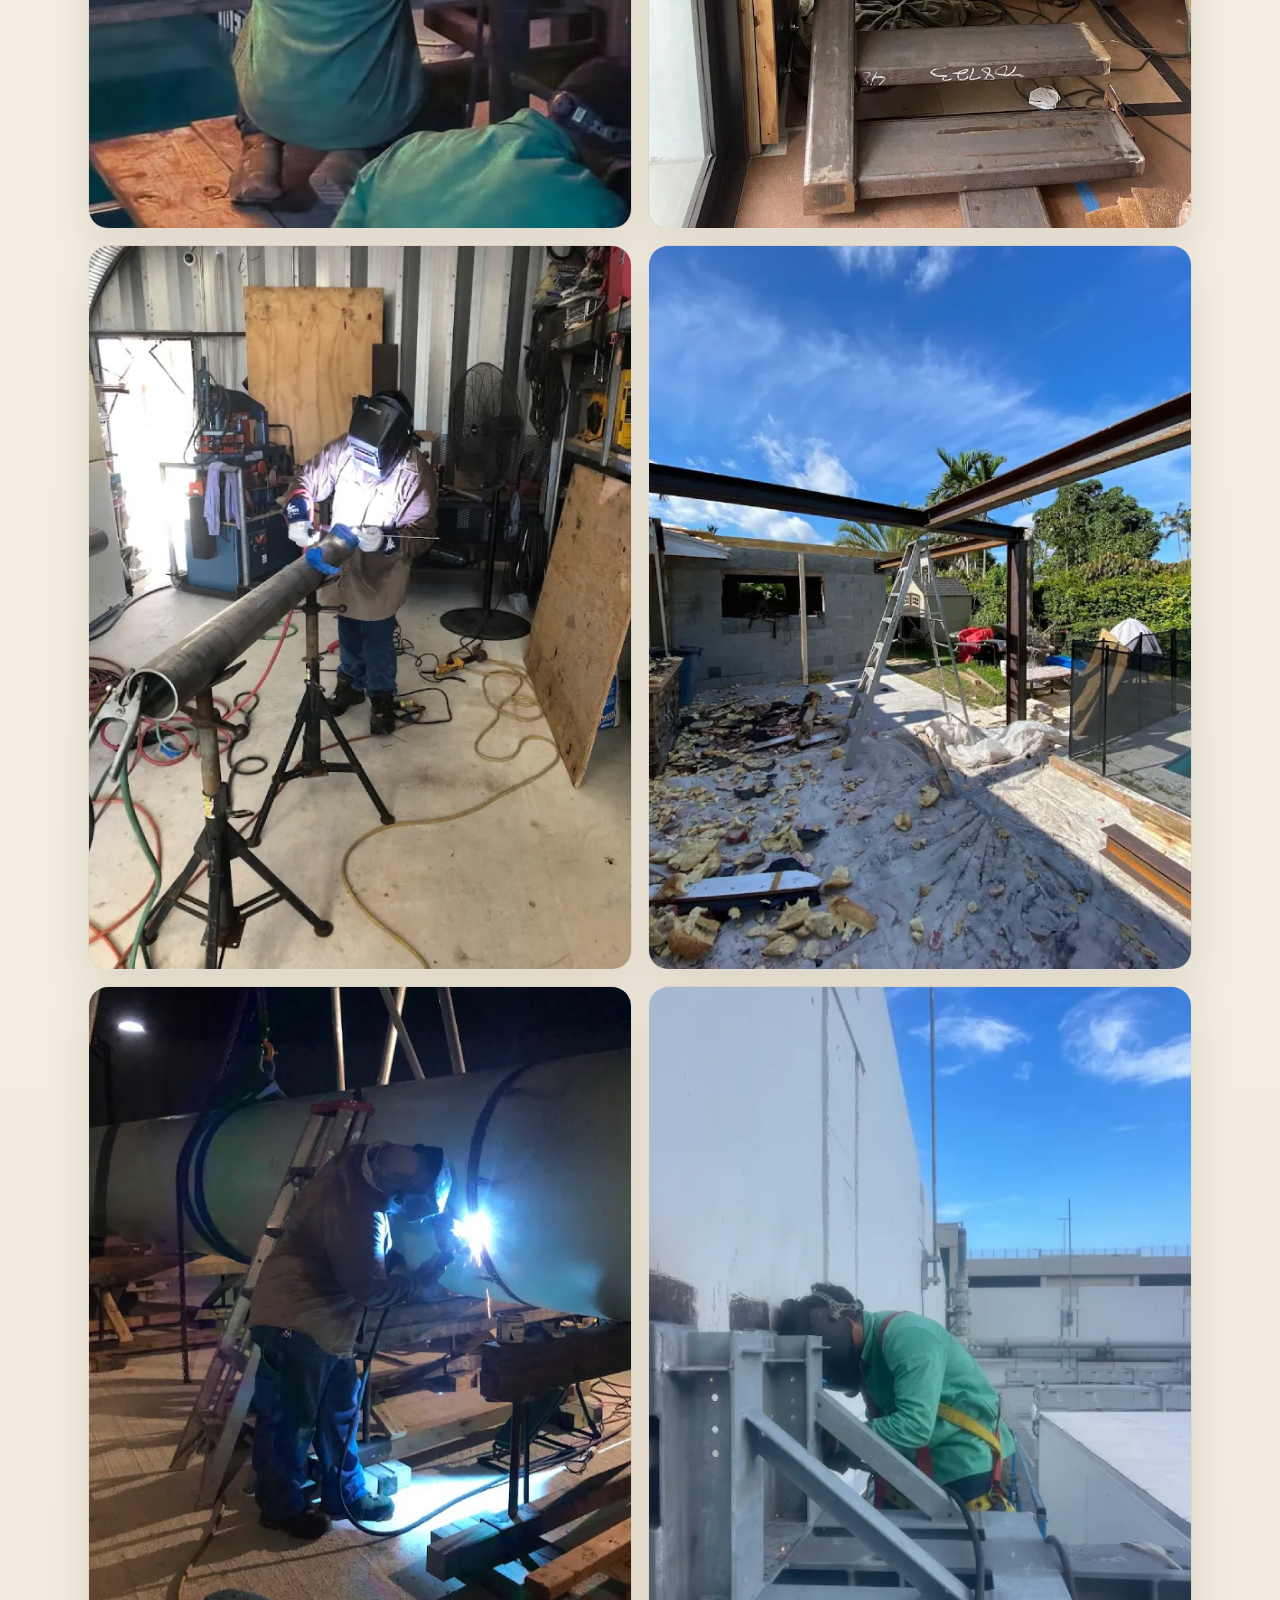
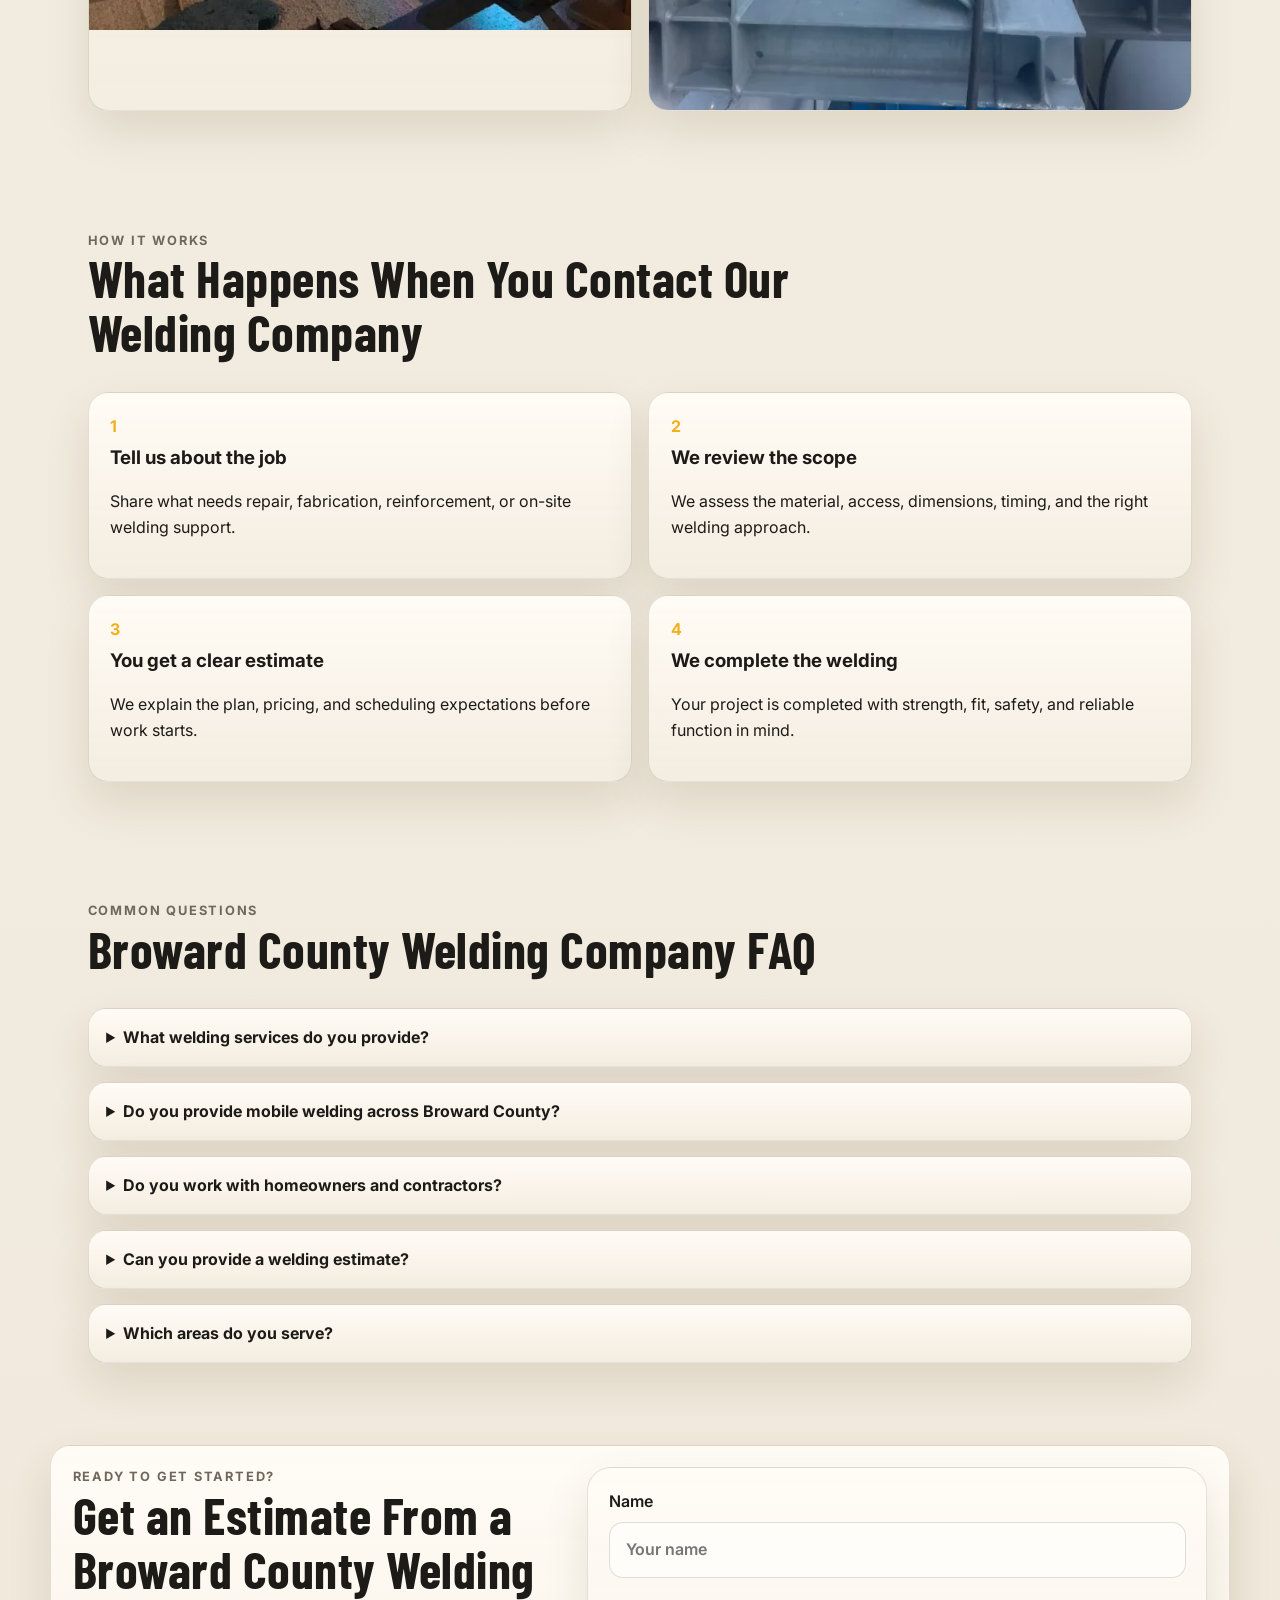
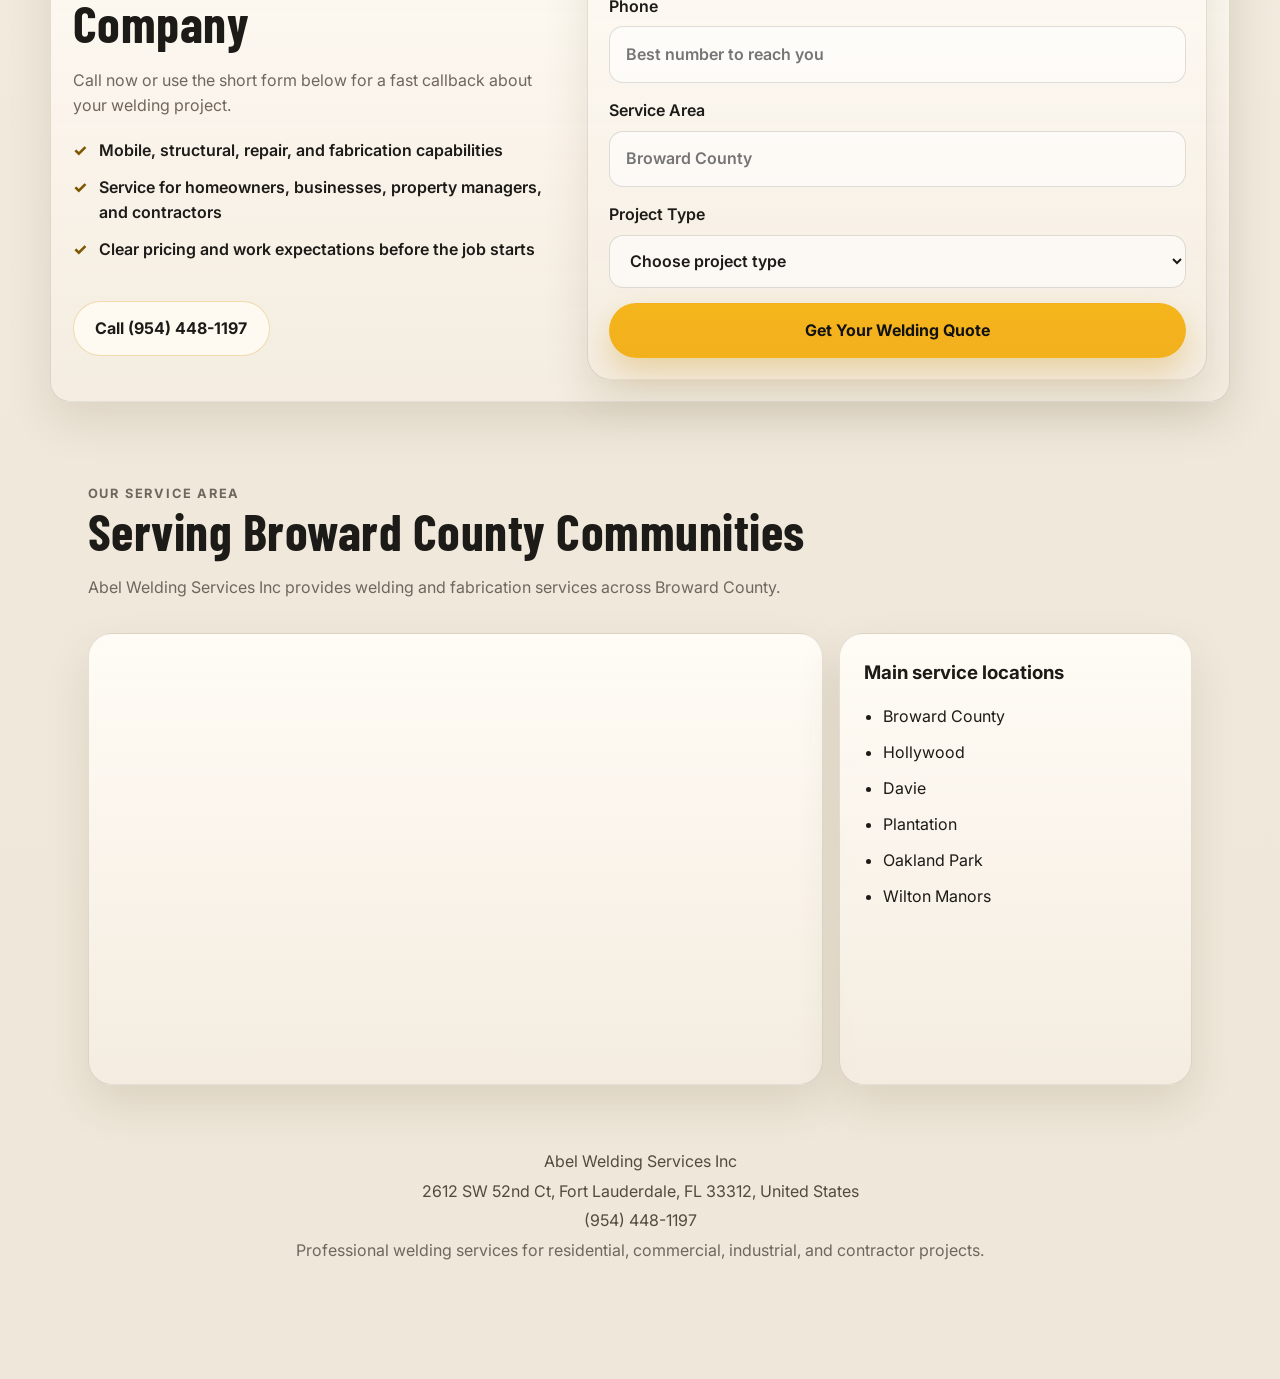
<file: broward-county-welding-company/index.html>
<!DOCTYPE html>
<html lang="en">
  <head>
    <!-- Google tag (gtag.js) -->
    <script async src="https://www.googletagmanager.com/gtag/js?id=AW-18290450782"></script>
    <script>
      window.dataLayer = window.dataLayer || [];
      function gtag() { dataLayer.push(arguments); }
      gtag("js", new Date());

      gtag("config", "AW-18290450782");
    </script>
    <script>
      function updateTrackedPhoneNumbers(formatted_number, mobile_number) {
        const phonePattern = /\(?954\)?[-.\s]*448[-.\s]*1197/g;
        document.querySelectorAll('a[href^="tel:"]').forEach((link) => {
          link.href = "tel:" + mobile_number;
          link.textContent = link.textContent.replace(phonePattern, formatted_number);
        });
      }

      gtag("config", "AW-18290450782/YguZCLyflNAcEN7CyJFE", {
        phone_conversion_number: "(954) 448-1197",
        phone_conversion_callback: updateTrackedPhoneNumbers
      });
    </script>
    <meta charset="UTF-8" />
    <!-- Google Tag Manager -->
    <script>
      (function(w, d, s, l, i) {
        w[l] = w[l] || [];
        w[l].push({ "gtm.start": new Date().getTime(), event: "gtm.js" });
        var f = d.getElementsByTagName(s)[0],
          j = d.createElement(s),
          dl = l != "dataLayer" ? "&l=" + l : "";
        j.async = true;
        j.src = "https://www.googletagmanager.com/gtm.js?id=" + i + dl;
        f.parentNode.insertBefore(j, f);
      })(window, document, "script", "dataLayer", "GTM-NHBSQKVM");
    </script>
    <!-- End Google Tag Manager -->
    <meta name="viewport" content="width=device-width, initial-scale=1.0" />
    <title>Broward County Welding Company | Abel Welding Services</title>
    <meta
      name="description"
      content="Looking for a Broward County welding company? Abel Welding provides mobile repairs, structural welding, gates, railings, pipe welding, and custom fabrication."
    />
    <link rel="preconnect" href="https://fonts.googleapis.com" />
    <link rel="preconnect" href="https://fonts.gstatic.com" crossorigin />
    <link
      href="https://fonts.googleapis.com/css2?family=Barlow+Condensed:wght@500;600;700&family=Inter:wght@400;500;600;700&display=swap"
      rel="stylesheet"
    />
    <link rel="stylesheet" href="../style.css?v=20261020-4" />
    <script type="application/ld+json">
      {
        "@context": "https://schema.org",
        "@type": "LocalBusiness",
        "name": "Abel Welding Services",
        "image": "",
        "telephone": "(954) 448-1197",
        "areaServed": [
          "Broward County",
          "Wilton Manors",
          "Oakland Park",
          "Plantation",
          "Davie",
          "Pompano Beach"
        ],
        "address": {
          "@type": "PostalAddress",
          "streetAddress": "2612 SW 52nd Ct",
          "addressLocality": "Fort Lauderdale",
          "postalCode": "33312",
          "addressRegion": "FL",
          "addressCountry": "US"
        },
        "priceRange": "$$",
        "url": "https://example.com/broward-county-welding-company"
      }
    </script>
  </head>
  <body>
    <header class="topbar">
      <a class="brand" href="../" aria-label="Abel Welding Services home">
        <img src="../abel-logo.webp" alt="Abel Welding Services Inc." />
      </a>
      <a class="call-pill" href="tel:+19544481197" aria-label="Call (954) 448-1197" onclick="gtag('event', 'conversion', {'send_to': 'AW-18290450782/YguZCLyflNAcEN7CyJFE'});"><span class="call-pill-icon" aria-hidden="true">&#9742;</span><span>(954) 448-1197</span></a>
    </header>

    <main>
      <section class="hero">
        <div class="hero-inner">
          <div class="hero-copy">
            <p class="eyebrow">Local welding services throughout Broward</p>
            <h1>Broward County Welding Company</h1>
            <ul class="hero-text hero-bullets">
              <li>Mobile repairs, structural welding, and custom fabrication</li>
              <li>Service for homeowners, businesses, property managers, and contractors</li>
              <li>Free estimates with clear pricing before work begins</li>
            </ul>
            <div class="hero-actions">
              <a class="button button-primary" href="tel:+19544481197" onclick="gtag('event', 'conversion', {'send_to': 'AW-18290450782/YguZCLyflNAcEN7CyJFE'});">Call Now: (954) 448-1197</a>
            </div>
            <a class="hero-google-reviews" href="#client-feedback" aria-label="View our 60 plus five-star Google reviews">
              <span class="google-review-mark" aria-hidden="true">
                <img src="../google-review-logo.svg" alt="" width="20" height="20" />
              </span>
              <span class="google-review-copy">
                <strong>60+ 5-Star Reviews</strong>
                <span>Google Reviews</span>
              </span>
              <span class="google-review-stars" aria-hidden="true">★★★★★</span>
            </a>
          </div>
          <div class="hero-form-wrap">
            <form class="quote-form hero-form-card" name="broward-county-welding-company-estimate" method="POST" data-netlify="true" netlify-honeypot="bot-field">
              <input type="hidden" name="form-name" value="broward-county-welding-company-estimate" />
              <p class="form-hidden"><label>Don’t fill this out if you're human: <input name="bot-field" type="text" /></label></p>
              <h3>Get Your Welding Quote</h3>
              <p class="hero-form-copy">Send the job basics and we’ll reach back out quickly.</p>
              <label>Name<input type="text" name="name" placeholder="Your name" /></label>
              <label>Phone<input type="tel" name="phone" placeholder="Best number to reach you" /></label>
              <label>Project Type
                <select name="project">
                  <option selected>Choose project type</option>
                  <option>Mobile welding repair</option>
                  <option>Gate, fence, or railing</option>
                  <option>Structural or industrial welding</option>
                  <option>Pipe or aluminum welding</option>
                  <option>Custom metal fabrication</option>
                </select>
              </label>
              <button class="button button-primary" type="submit">Get Your Welding Quote</button>
            </form>
          </div>
        </div>
      </section>

      <section class="section testimonials" id="client-feedback">
        <div class="section-heading">
          <p class="eyebrow">Client feedback</p>
          <h2>What Clients Say About Our Broward County Welding Company</h2>
          <img
            class="reviews-summary-image"
            src="../google-reviews-summary.png"
            alt="Abel Welding Services Inc Google reviews summary showing 5.0 stars and 61 Google reviews"
          />
        </div>
        <div class="review-grid">
          <article class="review-card"><img src="../review-1.webp" alt="Google review from George Ellis for Abel Welding Services" /></article>
          <article class="review-card"><img src="../review-2.webp" alt="Google review from Michael Ramirez for Abel Welding Services" /></article>
          <article class="review-card"><img src="../review-3.webp" alt="Google review from Fernando Arias for Abel Welding Services" /></article>
          <article class="review-card"><img src="../review-4.webp" alt="Google review from Thaddeus Buckley for Abel Welding Services" /></article>
          <article class="review-card"><img src="../review-5.webp" alt="Google review from Fernando Arias for Abel Welding Services" /></article>
          <article class="review-card"><img src="../review-6.webp" alt="Google review from Jose Rivas for Abel Welding Services" /></article>
        </div>
      </section>

      <section class="section gallery-section">
        <div class="section-heading">
          <h2>See Our Welding Work Across Broward County</h2>
        </div>
        <div class="gallery-grid">
          <div class="gallery-card"><img src="../abelwelding1.webp" alt="Abel Welding welder working on site in Broward County" /></div>
          <div class="gallery-card"><img src="../abelwelding2.webp" alt="Custom welded steel staircase in Broward County" /></div>
          <div class="gallery-card"><img src="../abelwelding3.webp" alt="Shop fabrication and welding on steel tubing" /></div>
          <div class="gallery-card"><img src="../abelwelding4.webp" alt="Structural steel fabrication installation project" /></div>
          <div class="gallery-card"><img src="../abelwelding5.webp" alt="Night fabrication and welding work on a pipe section" /></div>
          <div class="gallery-card"><img src="../abelwelding6.webp" alt="Custom steel support fabrication on site" /></div>
        </div>
      </section>

      <section class="section process">
        <div class="section-heading">
          <p class="eyebrow">How it works</p>
          <h2>What Happens When You Contact Our Welding Company</h2>
        </div>
        <div class="process-grid">
          <article class="process-card"><span>1</span><h3>Tell us about the job</h3><p>Share what needs repair, fabrication, reinforcement, or on-site welding support.</p></article>
          <article class="process-card"><span>2</span><h3>We review the scope</h3><p>We assess the material, access, dimensions, timing, and the right welding approach.</p></article>
          <article class="process-card"><span>3</span><h3>You get a clear estimate</h3><p>We explain the plan, pricing, and scheduling expectations before work starts.</p></article>
          <article class="process-card"><span>4</span><h3>We complete the welding</h3><p>Your project is completed with strength, fit, safety, and reliable function in mind.</p></article>
        </div>
      </section>

      <section class="section faq">
        <div class="section-heading">
          <p class="eyebrow">Common questions</p>
          <h2>Broward County Welding Company FAQ</h2>
        </div>
        <div class="faq-list">
          <details><summary>What welding services do you provide?</summary><p>We provide mobile repairs, structural welding, gates and railings, pipe welding, industrial support, aluminum work, stainless fabrication, and custom metal fabrication.</p></details>
          <details><summary>Do you provide mobile welding across Broward County?</summary><p>Yes. We travel to homes, commercial properties, facilities, and job sites throughout Broward County.</p></details>
          <details><summary>Do you work with homeowners and contractors?</summary><p>Yes. Abel Welding Services supports homeowners, businesses, property managers, builders, and contractors.</p></details>
          <details><summary>Can you provide a welding estimate?</summary><p>Yes. Call or submit the project form with the job details, location, and photos when available so we can review the scope.</p></details>
          <details><summary>Which areas do you serve?</summary><p>Service areas across Broward County include Davie, Plantation, Oakland Park, Wilton Manors, Hollywood, and nearby communities.</p></details>
        </div>
      </section>

      <div id="quote-anchor"></div>
      <section class="section final-cta" id="quote">
        <div class="section-heading">
          <p class="eyebrow">Ready to get started?</p>
          <h2>Get an Estimate From a Broward County Welding Company</h2>
          <p>Call now or use the short form below for a fast callback about your welding project.</p>
          <ul class="cta-checklist">
            <li>Mobile, structural, repair, and fabrication capabilities</li>
            <li>Service for homeowners, businesses, property managers, and contractors</li>
            <li>Clear pricing and work expectations before the job starts</li>
          </ul>
          <a class="button button-secondary cta-call-button" href="tel:+19544481197" onclick="gtag('event', 'conversion', {'send_to': 'AW-18290450782/YguZCLyflNAcEN7CyJFE'});">Call (954) 448-1197</a>
        </div>
        <div class="final-grid">
          <form class="quote-form" name="broward-county-welding-company-estimate" method="POST" data-netlify="true" netlify-honeypot="bot-field">
            <input type="hidden" name="form-name" value="broward-county-welding-company-estimate" />
            <p class="form-hidden"><label>Don’t fill this out if you're human: <input name="bot-field" type="text" /></label></p>
            <label>Name<input type="text" name="name" placeholder="Your name" /></label>
            <label>Phone<input type="tel" name="phone" placeholder="Best number to reach you" /></label>
            <label>Service Area<input type="text" name="city" placeholder="Broward County" /></label>
            <label>Project Type
              <select name="project">
                <option selected>Choose project type</option>
                <option>Mobile welding repair</option>
                <option>Gate, fence, or railing</option>
                <option>Structural or industrial welding</option>
                <option>Pipe or aluminum welding</option>
                <option>Custom metal fabrication</option>
              </select>
            </label>
            <button class="button button-primary" type="submit">Get Your Welding Quote</button>
          </form>
        </div>
      </section>

      <section class="section service-area-section">
        <div class="section-heading">
          <p class="eyebrow">Our service area</p>
          <h2>Serving Broward County Communities</h2>
          <p>Abel Welding Services Inc provides welding and fabrication services across Broward County.</p>
        </div>
        <div class="service-area-layout">
          <div class="map-embed">
            <iframe
              src="https://www.google.com/maps/embed?pb=!1m18!1m12!1m3!1d6071.807202824971!2d-80.17773342303232!3d26.05711289633268!2m3!1f0!2f0!3f0!3m2!1i1024!2i768!4f13.1!3m3!1m2!1s0x88d9abd3e7304d5f%3A0xb630e81242011269!2sAbel%20Welding%20Services%20Inc!5e1!3m2!1sen!2sua!4v1783951540785!5m2!1sen!2sua"
              width="600"
              height="450"
              style="border: 0"
              allowfullscreen=""
              loading="lazy"
              referrerpolicy="strict-origin-when-cross-origin"
              title="Abel Welding Services Inc map"
            ></iframe>
          </div>
          <div class="location-list-card">
            <h3>Main service locations</h3>
            <ul class="location-list">
              <li>Broward County</li>
              <li>Hollywood</li>
              <li>Davie</li>
              <li>Plantation</li>
              <li>Oakland Park</li>
              <li>Wilton Manors</li>
            </ul>
          </div>
        </div>
      </section>
    </main>

    <footer class="footer">
      <p>Abel Welding Services Inc</p>
      <p>2612 SW 52nd Ct, Fort Lauderdale, FL 33312, United States</p>
      <p><a href="tel:+19544481197" onclick="gtag('event', 'conversion', {'send_to': 'AW-18290450782/YguZCLyflNAcEN7CyJFE'});">(954) 448-1197</a></p>
      <p class="footer-note">Professional welding services for residential, commercial, industrial, and contractor projects.</p>
    </footer>

    <div class="desktop-estimate-widget">
      <div class="desktop-estimate-widget-card">
        <p>Get Estimate</p>
        <p>Need a Broward County welding company? Jump to the form or call now.</p>
        <div class="desktop-estimate-actions">
          <a class="button button-primary" href="#quote-anchor">Request Estimate</a>
          <a class="button button-secondary" href="tel:+19544481197" onclick="gtag('event', 'conversion', {'send_to': 'AW-18290450782/YguZCLyflNAcEN7CyJFE'});">Call (954) 448-1197</a>
        </div>
      </div>
    </div>

    <div class="mobile-cta">
      <a href="tel:+19544481197" onclick="gtag('event', 'conversion', {'send_to': 'AW-18290450782/YguZCLyflNAcEN7CyJFE'});">Call Now: (954) 448-1197</a>
    </div>
    <script src="../form-tracking.js"></script>
    <script>
      const heroSection = document.querySelector(".hero");
      const desktopEstimateWidget = document.querySelector(".desktop-estimate-widget");
      const mobileCta = document.querySelector(".mobile-cta");

      function updateDesktopEstimateWidget() {
        if (!desktopEstimateWidget) return;

        if (window.innerWidth <= 980) {
          desktopEstimateWidget.classList.remove("is-visible");
          return;
        }

        if (!heroSection) {
          desktopEstimateWidget.classList.add("is-visible");
          return;
        }

        const heroBottom = heroSection.getBoundingClientRect().bottom;
        desktopEstimateWidget.classList.toggle("is-visible", heroBottom <= 0);
      }

      function updateMobileCta() {
        if (!mobileCta) return;

        if (window.innerWidth > 720) {
          mobileCta.classList.remove("is-visible");
          return;
        }

        const scrollableHeight = document.documentElement.scrollHeight - window.innerHeight;
        const threshold = Math.max(scrollableHeight * 0.1, 80);
        mobileCta.classList.toggle("is-visible", window.scrollY > threshold);
      }

      updateDesktopEstimateWidget();
      updateMobileCta();
      window.addEventListener("scroll", updateDesktopEstimateWidget, { passive: true });
      window.addEventListener("scroll", updateMobileCta, { passive: true });
      window.addEventListener("resize", updateDesktopEstimateWidget);
      window.addEventListener("resize", updateMobileCta);
    </script>
  </body>
</html>
</file>
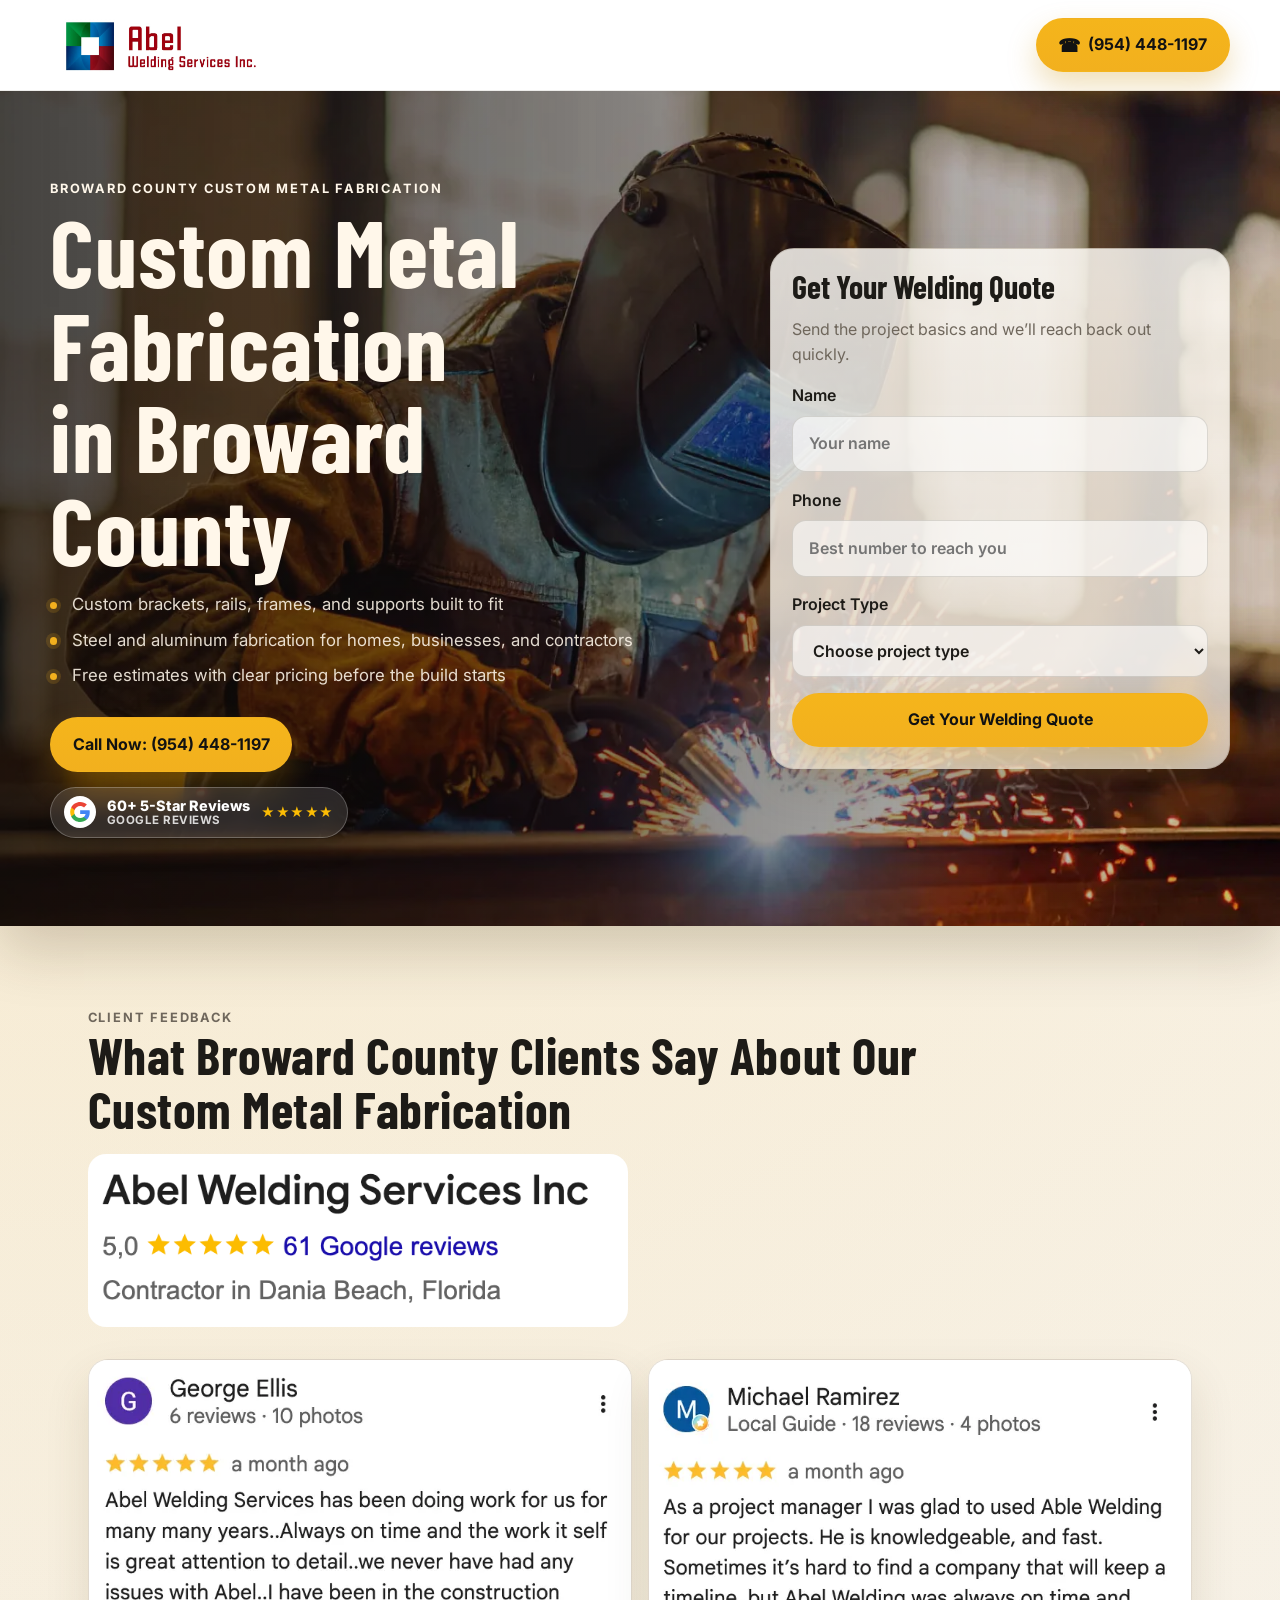
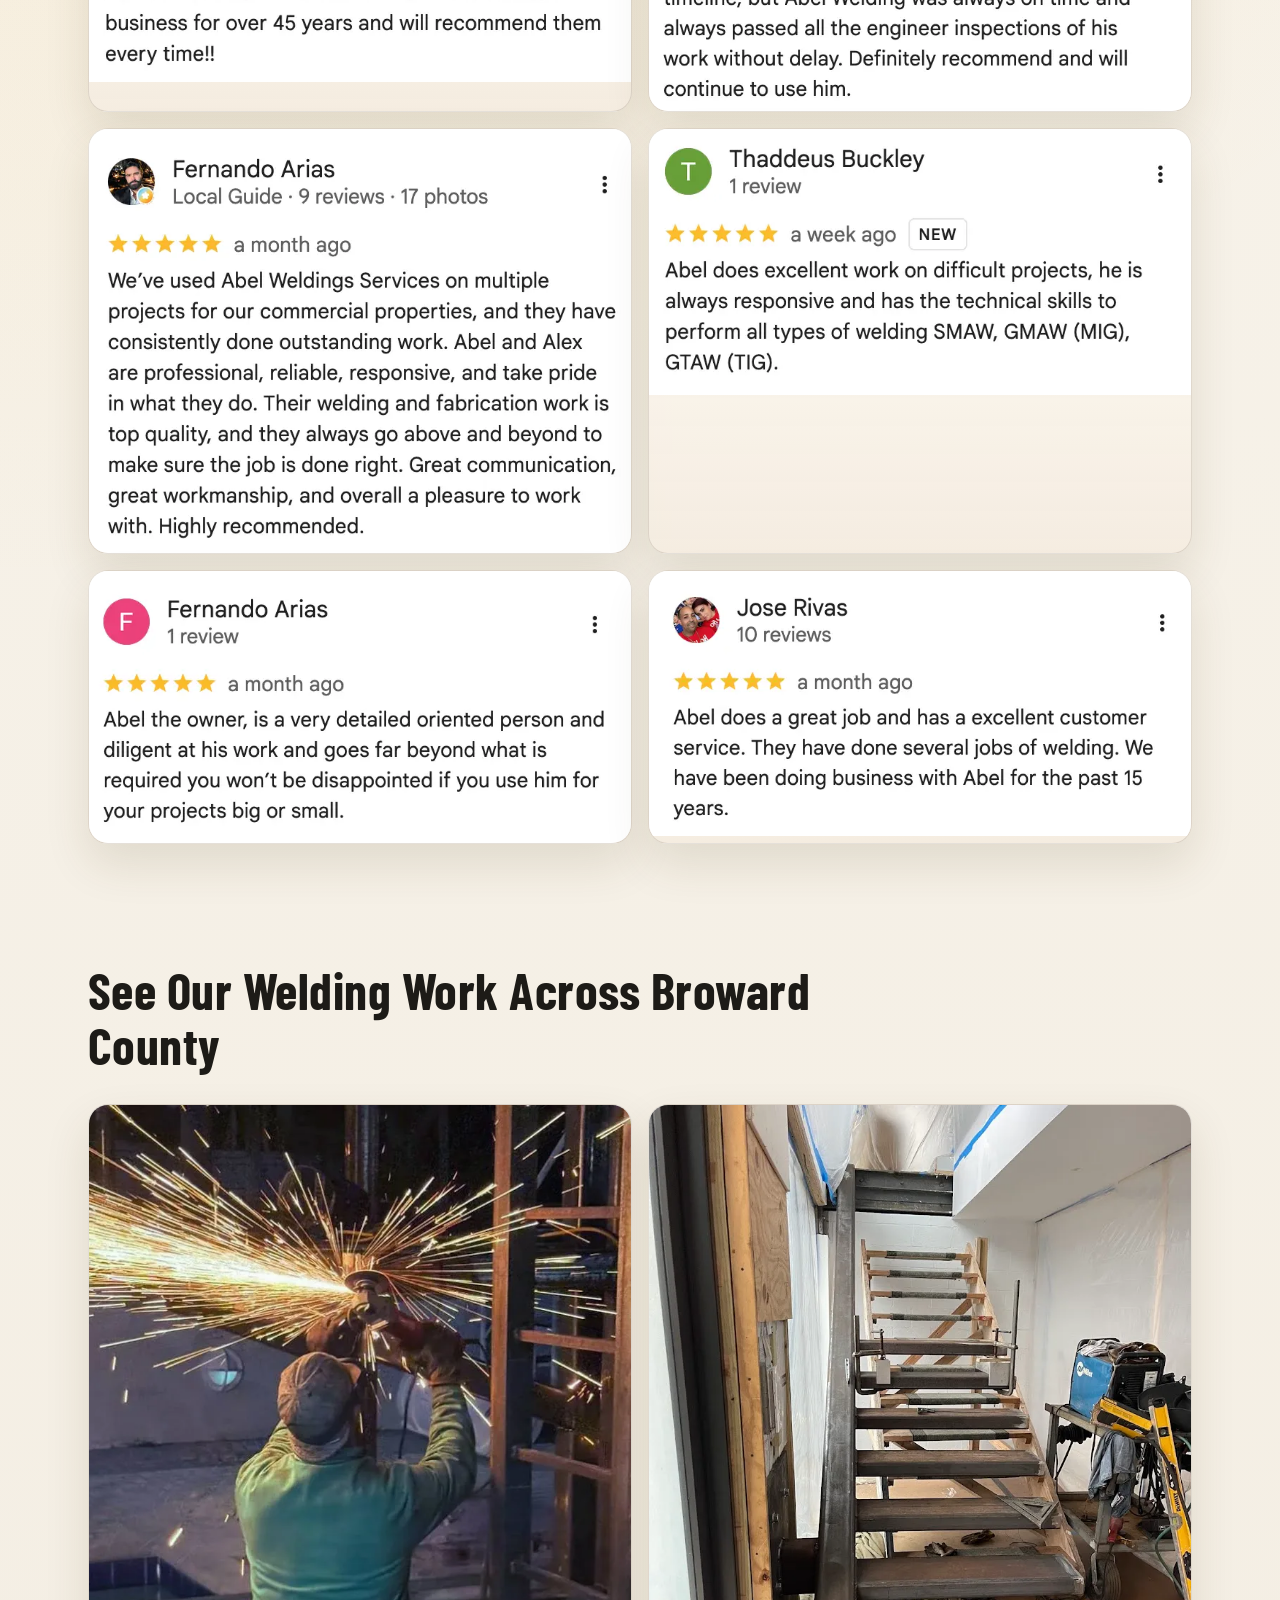
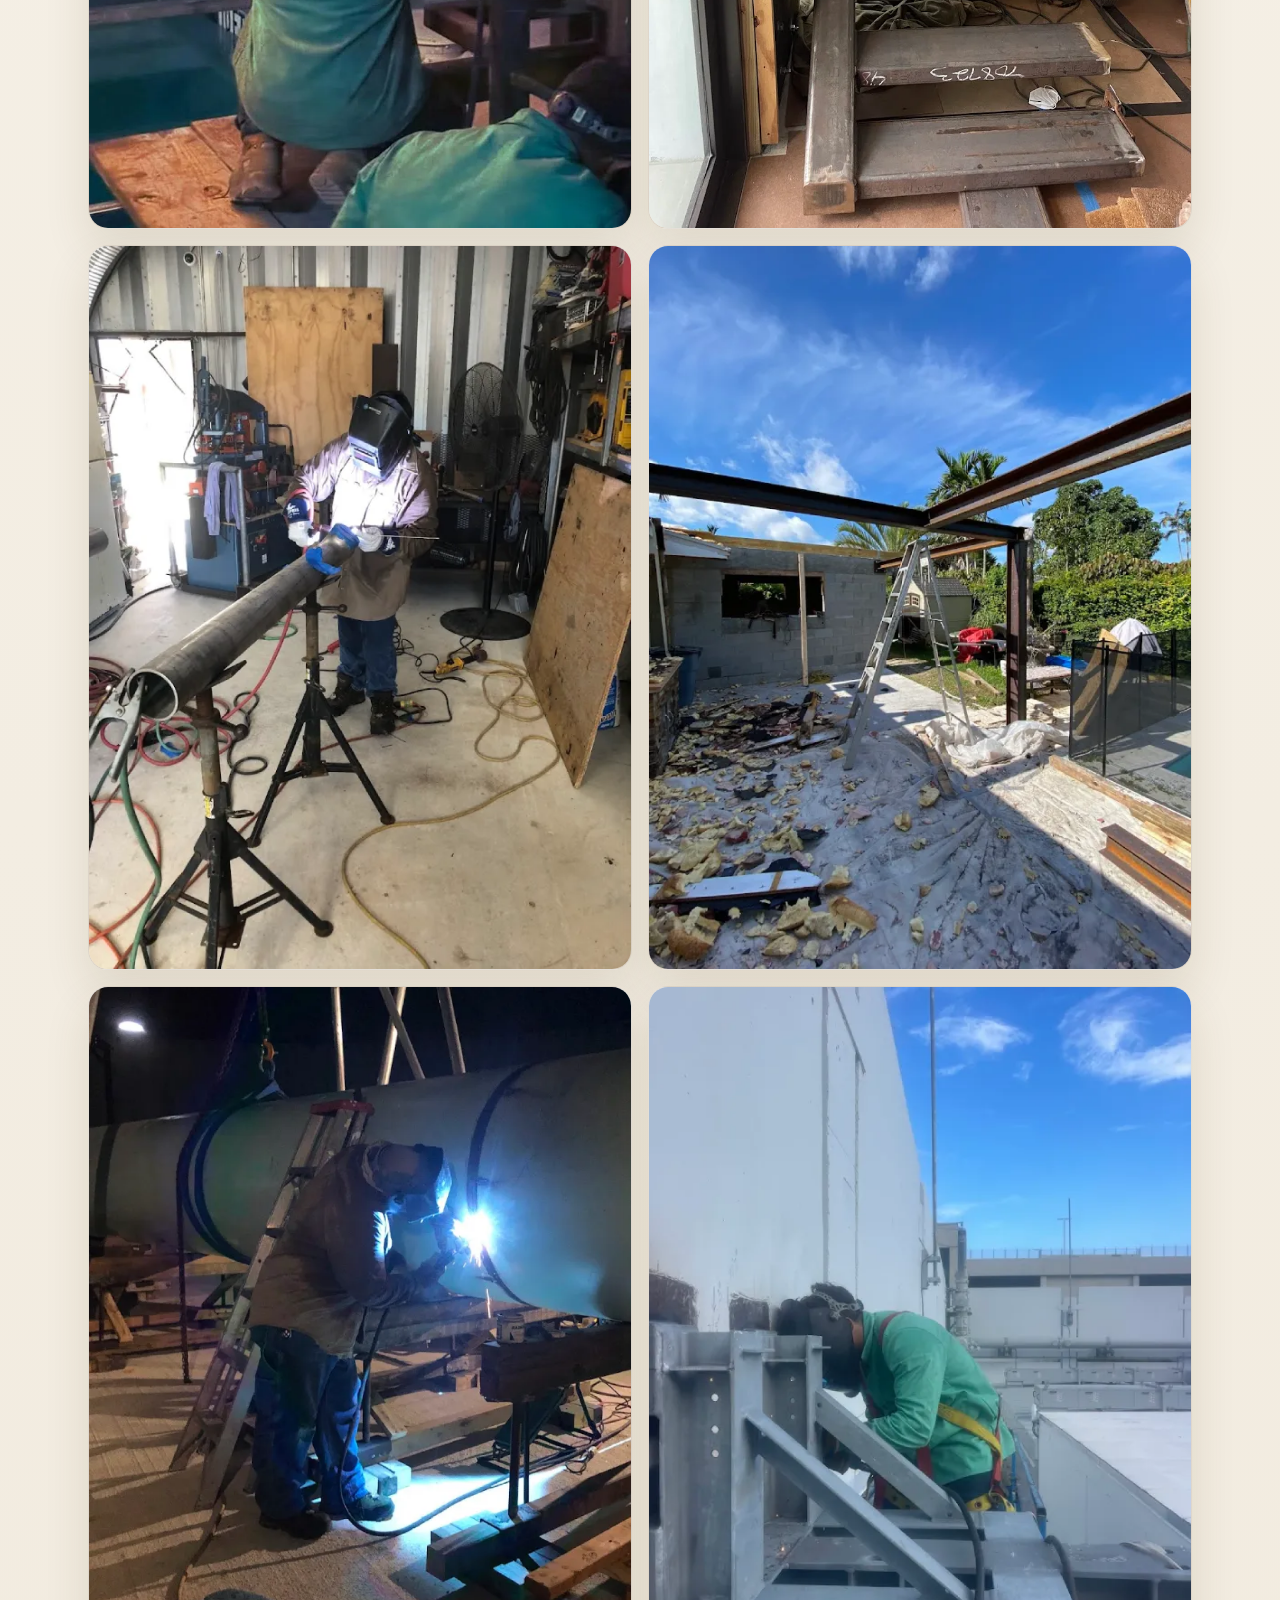
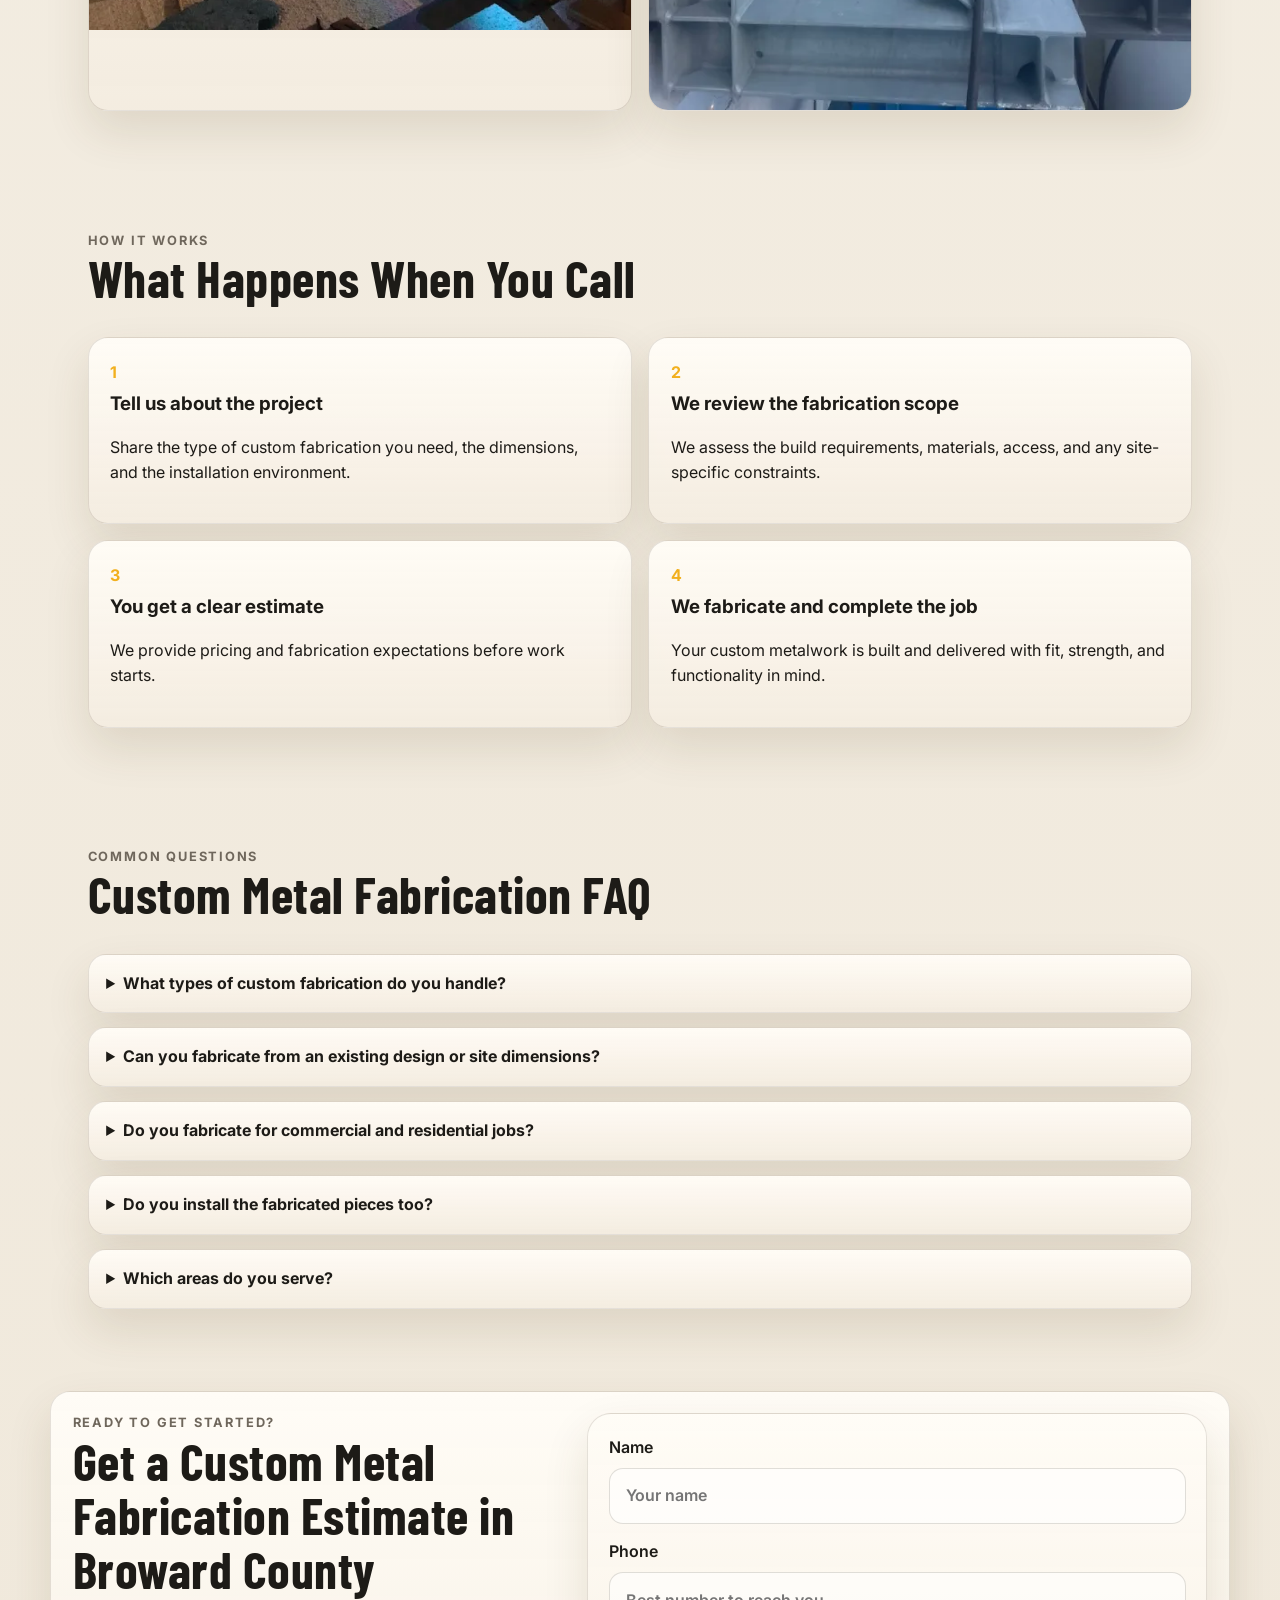
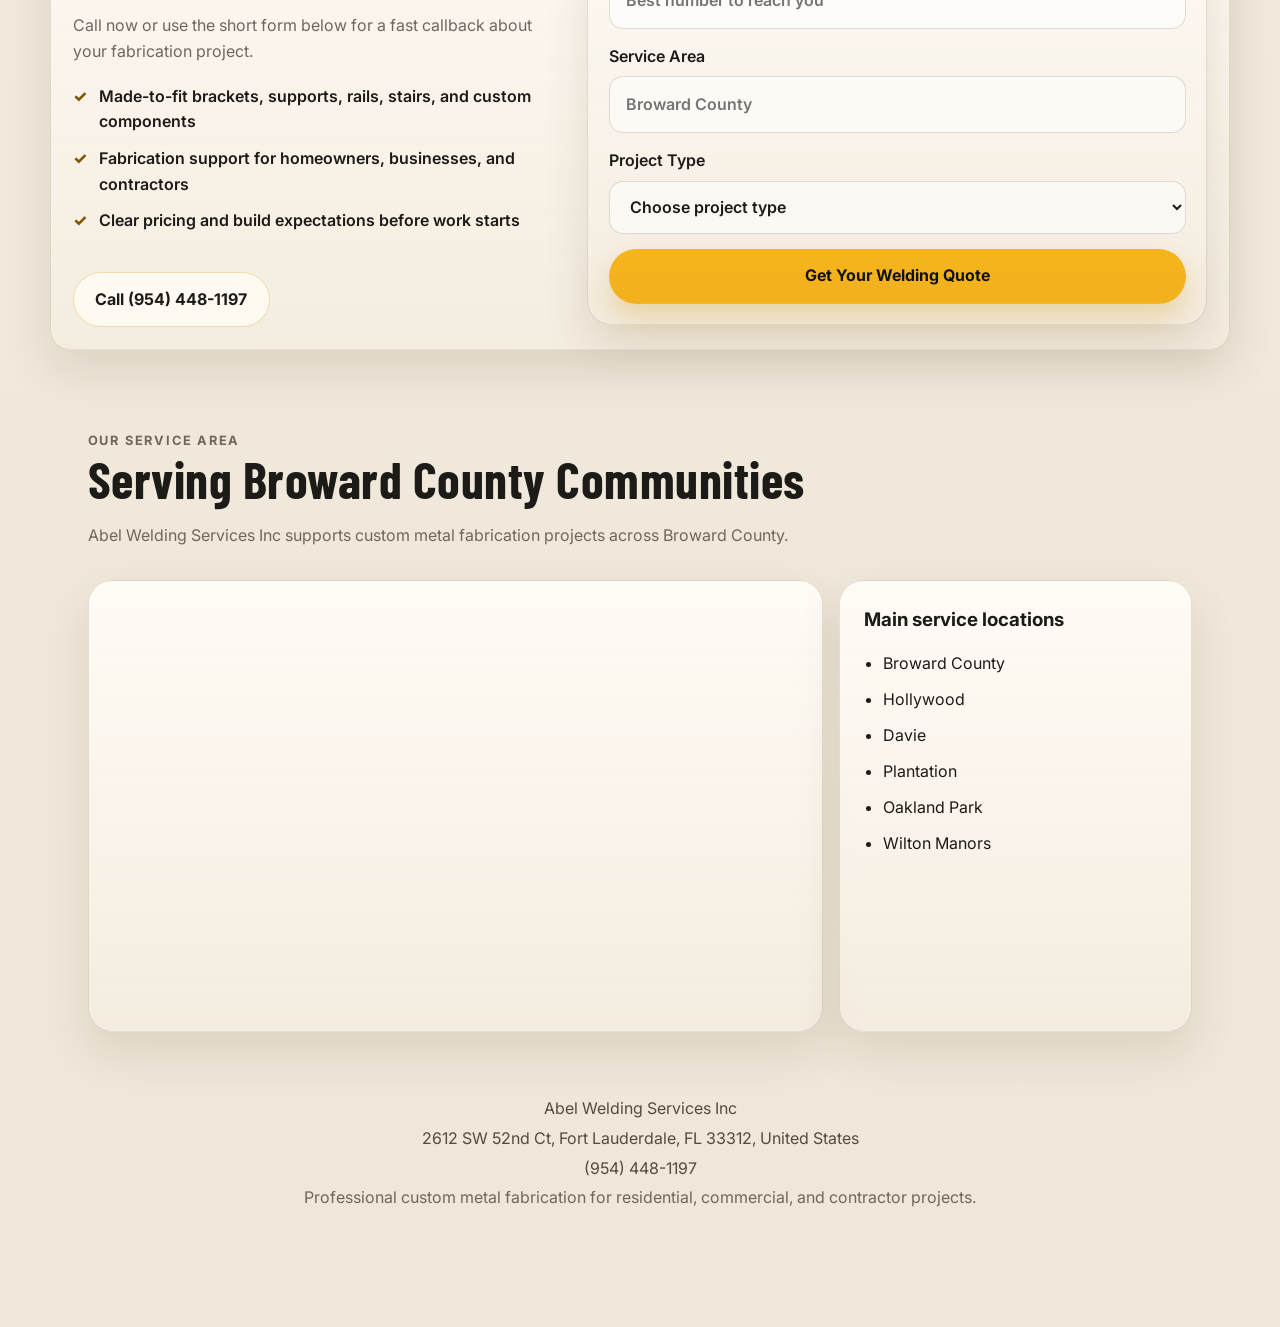
<file: custom-metal-fabrication/index.html>
<!DOCTYPE html>
<html lang="en">
  <head>
    <!-- Google tag (gtag.js) -->
    <script async src="https://www.googletagmanager.com/gtag/js?id=AW-18290450782"></script>
    <script>
      window.dataLayer = window.dataLayer || [];
      function gtag() { dataLayer.push(arguments); }
      gtag("js", new Date());

      gtag("config", "AW-18290450782");
    </script>
    <script>
      function updateTrackedPhoneNumbers(formatted_number, mobile_number) {
        const phonePattern = /\(?954\)?[-.\s]*448[-.\s]*1197/g;
        document.querySelectorAll('a[href^="tel:"]').forEach((link) => {
          link.href = "tel:" + mobile_number;
          link.textContent = link.textContent.replace(phonePattern, formatted_number);
        });
      }

      gtag("config", "AW-18290450782/YguZCLyflNAcEN7CyJFE", {
        phone_conversion_number: "(954) 448-1197",
        phone_conversion_callback: updateTrackedPhoneNumbers
      });
    </script>
    <meta charset="UTF-8" />
    <!-- Google Tag Manager -->
    <script>
      (function(w, d, s, l, i) {
        w[l] = w[l] || [];
        w[l].push({ "gtm.start": new Date().getTime(), event: "gtm.js" });
        var f = d.getElementsByTagName(s)[0],
          j = d.createElement(s),
          dl = l != "dataLayer" ? "&l=" + l : "";
        j.async = true;
        j.src = "https://www.googletagmanager.com/gtm.js?id=" + i + dl;
        f.parentNode.insertBefore(j, f);
      })(window, document, "script", "dataLayer", "GTM-NHBSQKVM");
    </script>
    <!-- End Google Tag Manager -->
    <meta name="viewport" content="width=device-width, initial-scale=1.0" />
    <title>Custom Metal Fabrication Broward County | Abel Welding Services</title>
    <meta
      name="description"
      content="Abel Welding Services provides custom metal fabrication in Broward County for residential, commercial, and contractor projects with fast estimates and dependable workmanship."
    />
    <link rel="preconnect" href="https://fonts.googleapis.com" />
    <link rel="preconnect" href="https://fonts.gstatic.com" crossorigin />
    <link
      href="https://fonts.googleapis.com/css2?family=Barlow+Condensed:wght@500;600;700&family=Inter:wght@400;500;600;700&display=swap"
      rel="stylesheet"
    />
    <link rel="stylesheet" href="../style.css?v=20261020-4" />
    <script type="application/ld+json">
      {
        "@context": "https://schema.org",
        "@type": "LocalBusiness",
        "name": "Abel Welding Services",
        "image": "",
        "telephone": "(954) 448-1197",
        "areaServed": [
          "Broward County",
          "Wilton Manors",
          "Oakland Park",
          "Plantation",
          "Davie",
          "Pompano Beach"
        ],
        "address": {
          "@type": "PostalAddress",
          "streetAddress": "2612 SW 52nd Ct",
          "addressLocality": "Fort Lauderdale",
          "postalCode": "33312",
          "addressRegion": "FL",
          "addressCountry": "US"
        },
        "priceRange": "$$",
        "url": "https://example.com/custom-metal-fabrication"
      }
    </script>
  </head>
  <body>
    <header class="topbar">
      <a class="brand" href="../" aria-label="Abel Welding Services home">
        <img src="../abel-logo.webp" alt="Abel Welding Services Inc." />
      </a>
      <a class="call-pill" href="tel:+19544481197" aria-label="Call (954) 448-1197" onclick="gtag('event', 'conversion', {'send_to': 'AW-18290450782/YguZCLyflNAcEN7CyJFE'});"><span class="call-pill-icon" aria-hidden="true">&#9742;</span><span>(954) 448-1197</span></a>
    </header>

    <main>
      <section class="hero">
        <div class="hero-inner">
          <div class="hero-copy">
            <p class="eyebrow">Broward County custom metal fabrication</p>
            <h1>Custom Metal Fabrication in Broward County</h1>
            <ul class="hero-text hero-bullets">
              <li>Custom brackets, rails, frames, and supports built to fit</li>
              <li>Steel and aluminum fabrication for homes, businesses, and contractors</li>
              <li>Free estimates with clear pricing before the build starts</li>
            </ul>
            <div class="hero-actions">
              <a class="button button-primary" href="tel:+19544481197" onclick="gtag('event', 'conversion', {'send_to': 'AW-18290450782/YguZCLyflNAcEN7CyJFE'});">Call Now: (954) 448-1197</a>
            </div>
            <a class="hero-google-reviews" href="#client-feedback" aria-label="View our 60 plus five-star Google reviews">
              <span class="google-review-mark" aria-hidden="true">
                <img src="../google-review-logo.svg" alt="" width="20" height="20" />
              </span>
              <span class="google-review-copy">
                <strong>60+ 5-Star Reviews</strong>
                <span>Google Reviews</span>
              </span>
              <span class="google-review-stars" aria-hidden="true">★★★★★</span>
            </a>
          </div>
          <div class="hero-form-wrap">
            <form class="quote-form hero-form-card" name="custom-metal-fabrication-estimate" method="POST" data-netlify="true" netlify-honeypot="bot-field">
              <input type="hidden" name="form-name" value="custom-metal-fabrication-estimate" />
              <p class="form-hidden"><label>Don’t fill this out if you're human: <input name="bot-field" type="text" /></label></p>
              <h3>Get Your Welding Quote</h3>
              <p class="hero-form-copy">Send the project basics and we’ll reach back out quickly.</p>
              <label>Name<input type="text" name="name" placeholder="Your name" /></label>
              <label>Phone<input type="tel" name="phone" placeholder="Best number to reach you" /></label>
              <label>Project Type
                <select name="project">
                  <option selected>Choose project type</option>
                  <option>Custom brackets or supports</option>
                  <option>Stair or railing fabrication</option>
                  <option>Structural fabrication</option>
                  <option>Steel or aluminum fabrication</option>
                  <option>Replacement metal components</option>
                </select>
              </label>
              <button class="button button-primary" type="submit">Get Your Welding Quote</button>
            </form>
          </div>
        </div>
      </section>

      <section class="section testimonials" id="client-feedback">
        <div class="section-heading">
          <p class="eyebrow">Client feedback</p>
          <h2>What Broward County Clients Say About Our Custom Metal Fabrication</h2>
          <img
            class="reviews-summary-image"
            src="../google-reviews-summary.png"
            alt="Abel Welding Services Inc Google reviews summary showing 5.0 stars and 61 Google reviews"
          />
        </div>
        <div class="review-grid">
          <article class="review-card"><img src="../review-1.webp" alt="Google review from George Ellis for Abel Welding Services" /></article>
          <article class="review-card"><img src="../review-2.webp" alt="Google review from Michael Ramirez for Abel Welding Services" /></article>
          <article class="review-card"><img src="../review-3.webp" alt="Google review from Fernando Arias for Abel Welding Services" /></article>
          <article class="review-card"><img src="../review-4.webp" alt="Google review from Thaddeus Buckley for Abel Welding Services" /></article>
          <article class="review-card"><img src="../review-5.webp" alt="Google review from Fernando Arias for Abel Welding Services" /></article>
          <article class="review-card"><img src="../review-6.webp" alt="Google review from Jose Rivas for Abel Welding Services" /></article>
        </div>
      </section>

      <section class="section gallery-section">
        <div class="section-heading">
          <h2>See Our Welding Work Across Broward County</h2>
        </div>
        <div class="gallery-grid">
          <div class="gallery-card"><img src="../abelwelding1.webp" alt="Welder fabricating metal on site in Broward County" /></div>
          <div class="gallery-card"><img src="../abelwelding2.webp" alt="Custom fabricated steel staircase in Broward County" /></div>
          <div class="gallery-card"><img src="../abelwelding3.webp" alt="Shop fabrication and welding on steel tubing" /></div>
          <div class="gallery-card"><img src="../abelwelding4.webp" alt="Structural steel fabrication installation project" /></div>
          <div class="gallery-card"><img src="../abelwelding5.webp" alt="Night fabrication and welding work on a pipe section" /></div>
          <div class="gallery-card"><img src="../abelwelding6.webp" alt="Custom steel support fabrication on site" /></div>
        </div>
      </section>

      <section class="section process">
        <div class="section-heading">
          <p class="eyebrow">How it works</p>
          <h2>What Happens When You Call</h2>
        </div>
        <div class="process-grid">
          <article class="process-card"><span>1</span><h3>Tell us about the project</h3><p>Share the type of custom fabrication you need, the dimensions, and the installation environment.</p></article>
          <article class="process-card"><span>2</span><h3>We review the fabrication scope</h3><p>We assess the build requirements, materials, access, and any site-specific constraints.</p></article>
          <article class="process-card"><span>3</span><h3>You get a clear estimate</h3><p>We provide pricing and fabrication expectations before work starts.</p></article>
          <article class="process-card"><span>4</span><h3>We fabricate and complete the job</h3><p>Your custom metalwork is built and delivered with fit, strength, and functionality in mind.</p></article>
        </div>
      </section>

      <section class="section faq">
        <div class="section-heading">
          <p class="eyebrow">Common questions</p>
          <h2>Custom Metal Fabrication FAQ</h2>
        </div>
        <div class="faq-list">
          <details><summary>What types of custom fabrication do you handle?</summary><p>We handle many practical metal fabrication needs including supports, frames, railings, stairs, brackets, and made-to-fit steel or aluminum pieces.</p></details>
          <details><summary>Can you fabricate from an existing design or site dimensions?</summary><p>Yes. Abel Welding Services can work from plans, reference dimensions, or an on-site review depending on the project.</p></details>
          <details><summary>Do you fabricate for commercial and residential jobs?</summary><p>Yes. We support both residential fabrication work and larger commercial or contractor-driven fabrication projects.</p></details>
          <details><summary>Do you install the fabricated pieces too?</summary><p>Many projects include both fabrication and installation support, depending on the scope and location.</p></details>
          <details><summary>Which areas do you serve?</summary><p>Service areas across Broward County include Davie, Plantation, Oakland Park, Wilton Manors, Hollywood, and nearby communities.</p></details>
        </div>
      </section>

      <div id="quote-anchor"></div>
      <section class="section final-cta" id="quote">
        <div class="section-heading">
          <p class="eyebrow">Ready to get started?</p>
          <h2>Get a Custom Metal Fabrication Estimate in Broward County</h2>
          <p>Call now or use the short form below for a fast callback about your fabrication project.</p>
          <ul class="cta-checklist">
            <li>Made-to-fit brackets, supports, rails, stairs, and custom components</li>
            <li>Fabrication support for homeowners, businesses, and contractors</li>
            <li>Clear pricing and build expectations before work starts</li>
          </ul>
          <a class="button button-secondary cta-call-button" href="tel:+19544481197" onclick="gtag('event', 'conversion', {'send_to': 'AW-18290450782/YguZCLyflNAcEN7CyJFE'});">Call (954) 448-1197</a>
        </div>
        <div class="final-grid">
          <form class="quote-form" name="custom-metal-fabrication-estimate" method="POST" data-netlify="true" netlify-honeypot="bot-field">
            <input type="hidden" name="form-name" value="custom-metal-fabrication-estimate" />
            <p class="form-hidden"><label>Don’t fill this out if you're human: <input name="bot-field" type="text" /></label></p>
            <label>Name<input type="text" name="name" placeholder="Your name" /></label>
            <label>Phone<input type="tel" name="phone" placeholder="Best number to reach you" /></label>
            <label>Service Area<input type="text" name="city" placeholder="Broward County" /></label>
            <label>Project Type
              <select name="project">
                <option selected>Choose project type</option>
                <option>Custom brackets or supports</option>
                <option>Stair or railing fabrication</option>
                <option>Structural fabrication</option>
                <option>Steel or aluminum fabrication</option>
                <option>Replacement metal components</option>
              </select>
            </label>
            <button class="button button-primary" type="submit">Get Your Welding Quote</button>
          </form>
        </div>
      </section>

      <section class="section service-area-section">
        <div class="section-heading">
          <p class="eyebrow">Our service area</p>
          <h2>Serving Broward County Communities</h2>
          <p>Abel Welding Services Inc supports custom metal fabrication projects across Broward County.</p>
        </div>
        <div class="service-area-layout">
          <div class="map-embed">
            <iframe
              src="https://www.google.com/maps/embed?pb=!1m18!1m12!1m3!1d6071.807202824971!2d-80.17773342303232!3d26.05711289633268!2m3!1f0!2f0!3f0!3m2!1i1024!2i768!4f13.1!3m3!1m2!1s0x88d9abd3e7304d5f%3A0xb630e81242011269!2sAbel%20Welding%20Services%20Inc!5e1!3m2!1sen!2sua!4v1783951540785!5m2!1sen!2sua"
              width="600"
              height="450"
              style="border: 0"
              allowfullscreen=""
              loading="lazy"
              referrerpolicy="strict-origin-when-cross-origin"
              title="Abel Welding Services Inc map"
            ></iframe>
          </div>
          <div class="location-list-card">
            <h3>Main service locations</h3>
            <ul class="location-list">
              <li>Broward County</li>
              <li>Hollywood</li>
              <li>Davie</li>
              <li>Plantation</li>
              <li>Oakland Park</li>
              <li>Wilton Manors</li>
            </ul>
          </div>
        </div>
      </section>
    </main>

    <footer class="footer">
      <p>Abel Welding Services Inc</p>
      <p>2612 SW 52nd Ct, Fort Lauderdale, FL 33312, United States</p>
      <p><a href="tel:+19544481197" onclick="gtag('event', 'conversion', {'send_to': 'AW-18290450782/YguZCLyflNAcEN7CyJFE'});">(954) 448-1197</a></p>
      <p class="footer-note">Professional custom metal fabrication for residential, commercial, and contractor projects.</p>
    </footer>

    <div class="desktop-estimate-widget">
      <div class="desktop-estimate-widget-card">
        <p>Get Estimate</p>
        <p>Need custom fabrication? Jump to the form or call now for a fast response.</p>
        <div class="desktop-estimate-actions">
          <a class="button button-primary" href="#quote-anchor">Request Estimate</a>
          <a class="button button-secondary" href="tel:+19544481197" onclick="gtag('event', 'conversion', {'send_to': 'AW-18290450782/YguZCLyflNAcEN7CyJFE'});">Call (954) 448-1197</a>
        </div>
      </div>
    </div>

    <div class="mobile-cta">
      <a href="tel:+19544481197" onclick="gtag('event', 'conversion', {'send_to': 'AW-18290450782/YguZCLyflNAcEN7CyJFE'});">Call Now: (954) 448-1197</a>
    </div>
    <script src="../form-tracking.js"></script>
    <script>
      const heroSection = document.querySelector(".hero");
      const desktopEstimateWidget = document.querySelector(".desktop-estimate-widget");
      const mobileCta = document.querySelector(".mobile-cta");

      function updateDesktopEstimateWidget() {
        if (!desktopEstimateWidget) return;

        if (window.innerWidth <= 980) {
          desktopEstimateWidget.classList.remove("is-visible");
          return;
        }

        if (!heroSection) {
          desktopEstimateWidget.classList.add("is-visible");
          return;
        }

        const heroBottom = heroSection.getBoundingClientRect().bottom;
        desktopEstimateWidget.classList.toggle("is-visible", heroBottom <= 0);
      }

      function updateMobileCta() {
        if (!mobileCta) return;

        if (window.innerWidth > 720) {
          mobileCta.classList.remove("is-visible");
          return;
        }

        const scrollableHeight = document.documentElement.scrollHeight - window.innerHeight;
        const threshold = Math.max(scrollableHeight * 0.1, 80);
        mobileCta.classList.toggle("is-visible", window.scrollY > threshold);
      }

      updateDesktopEstimateWidget();
      updateMobileCta();
      window.addEventListener("scroll", updateDesktopEstimateWidget, { passive: true });
      window.addEventListener("scroll", updateMobileCta, { passive: true });
      window.addEventListener("resize", updateDesktopEstimateWidget);
      window.addEventListener("resize", updateMobileCta);
    </script>
  </body>
</html>
</file>
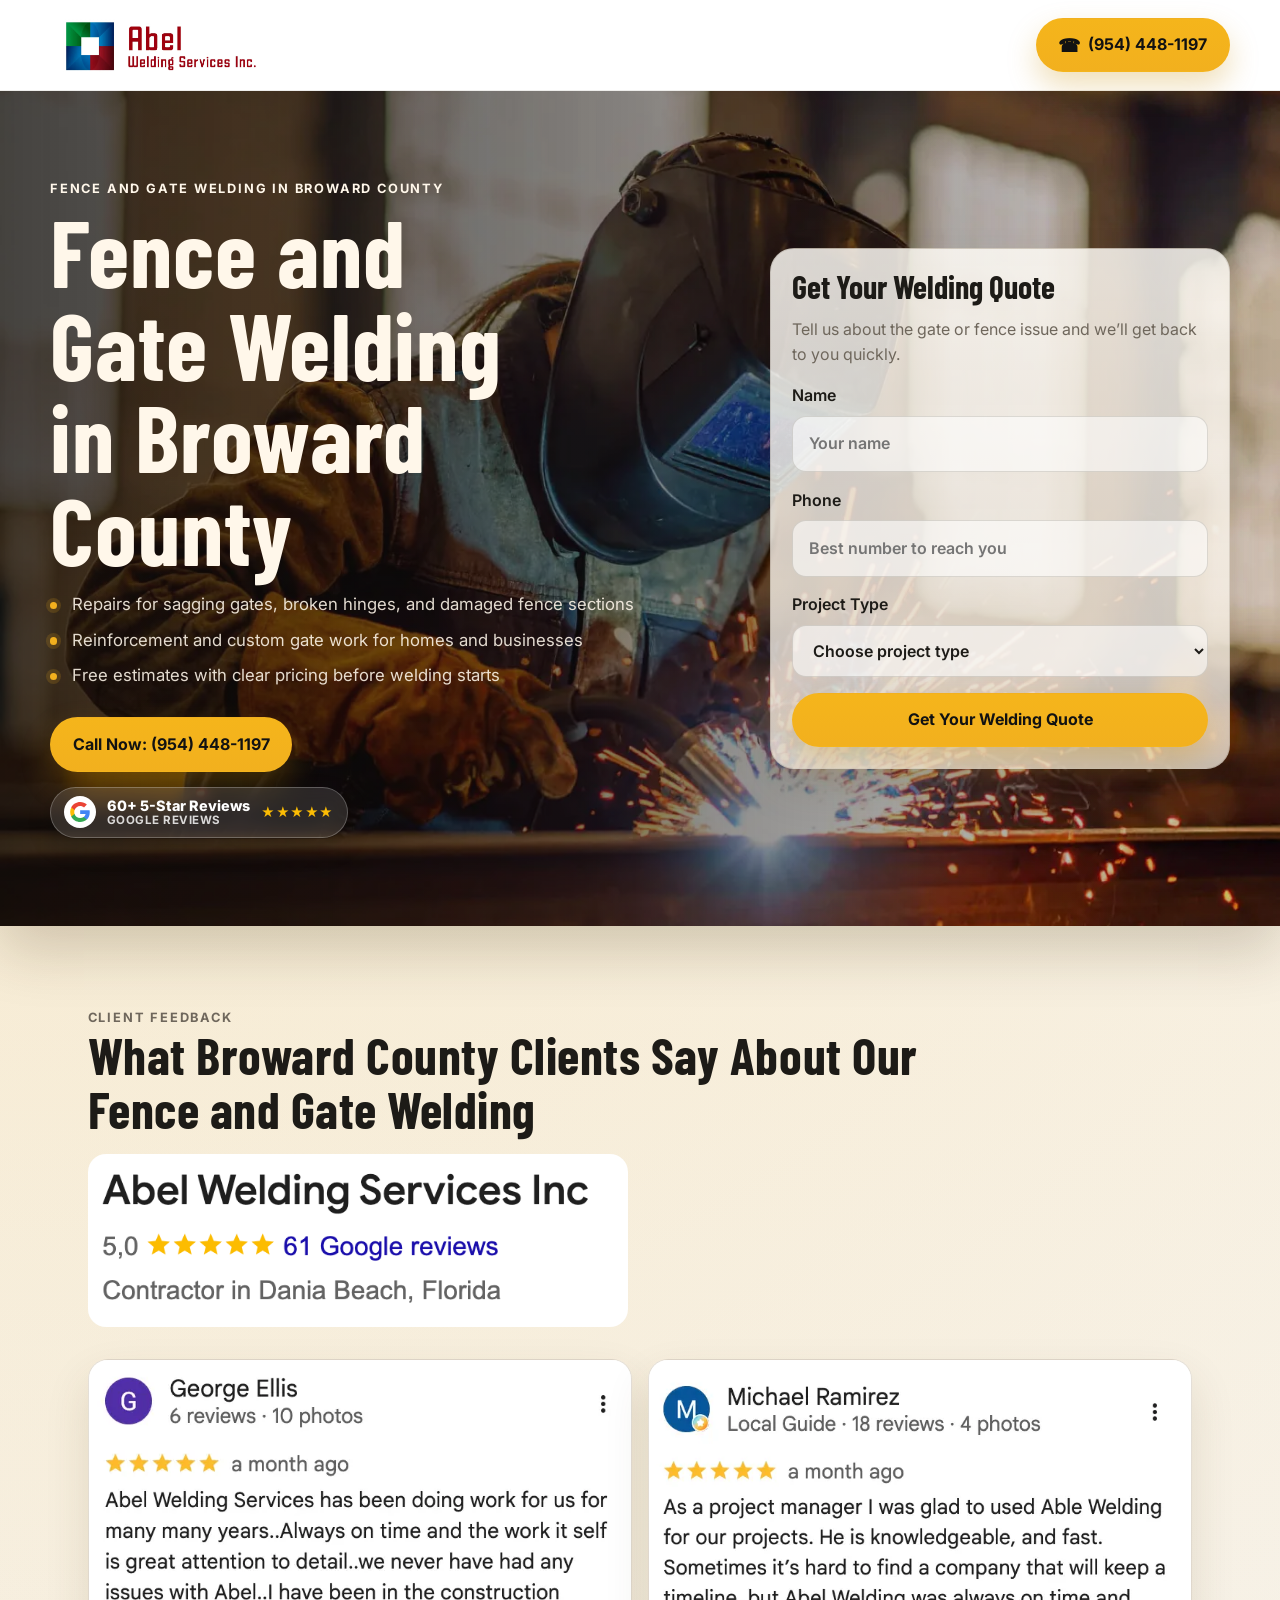
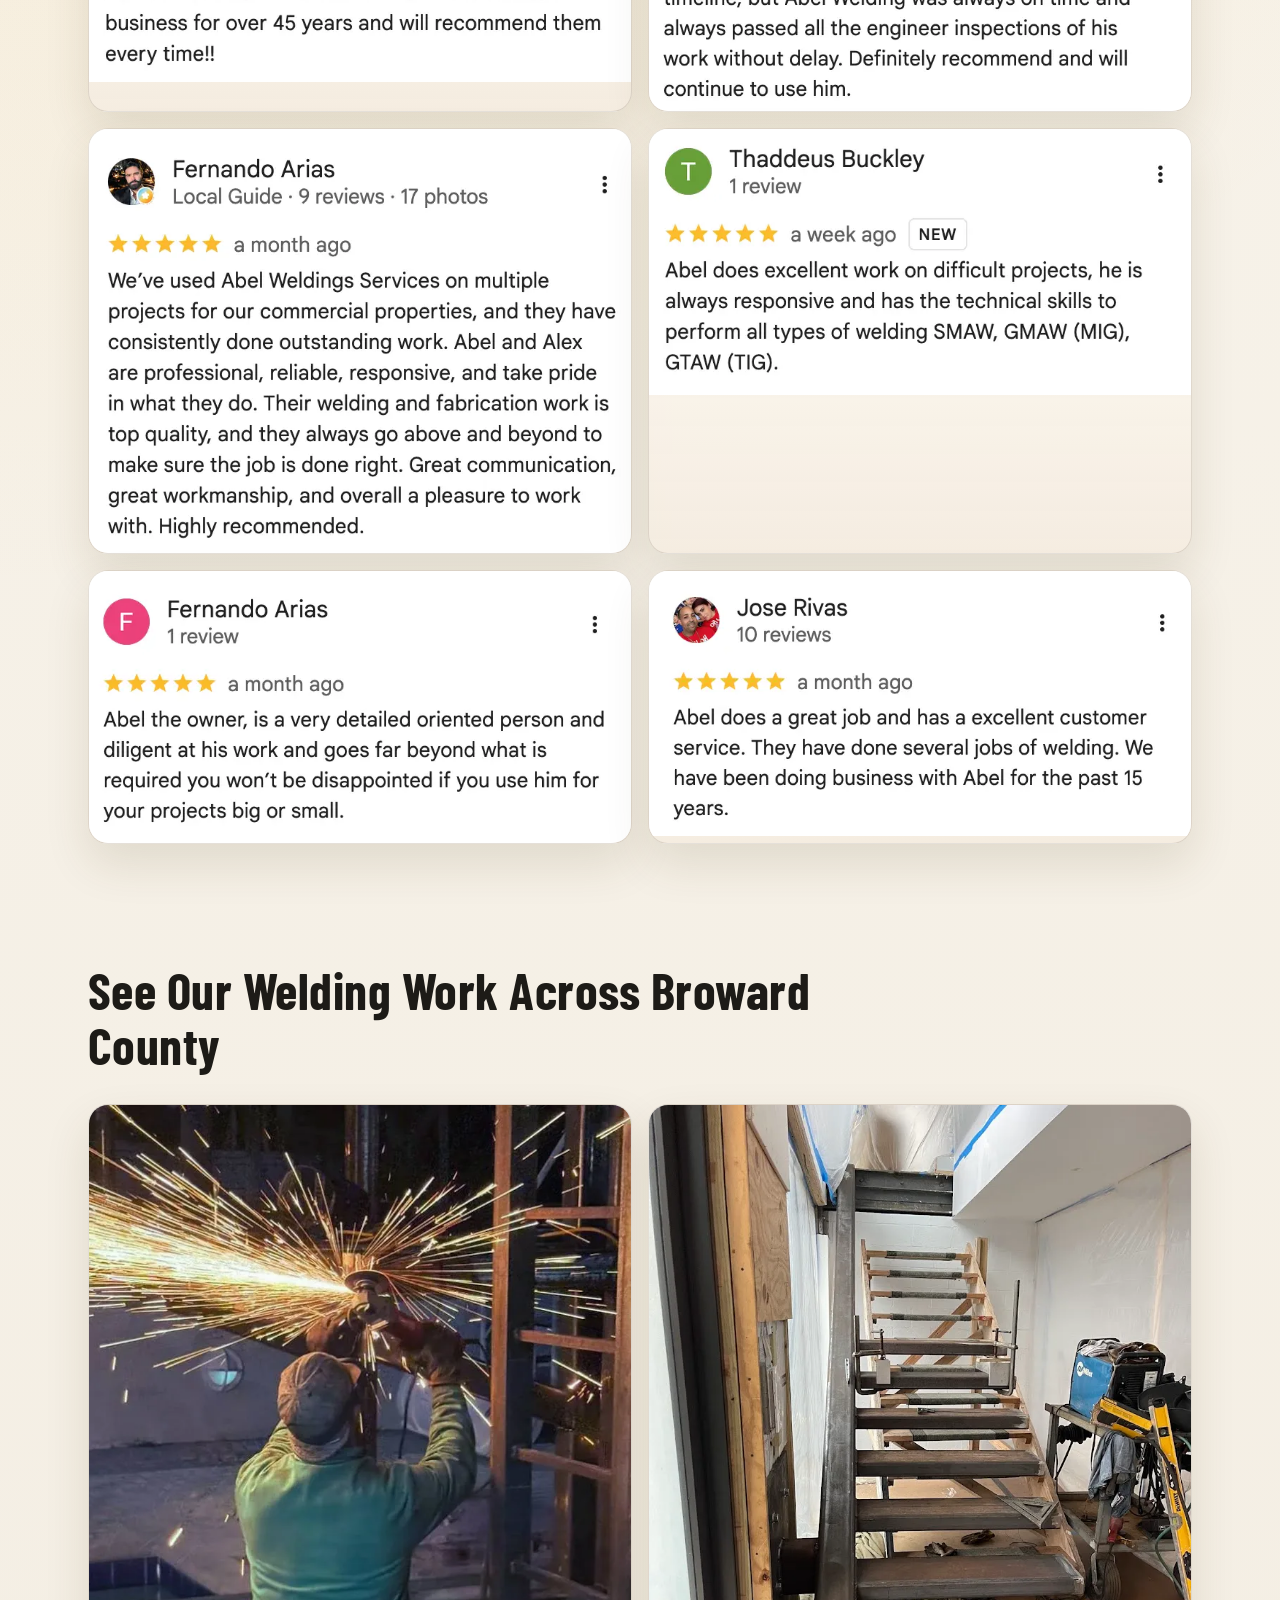
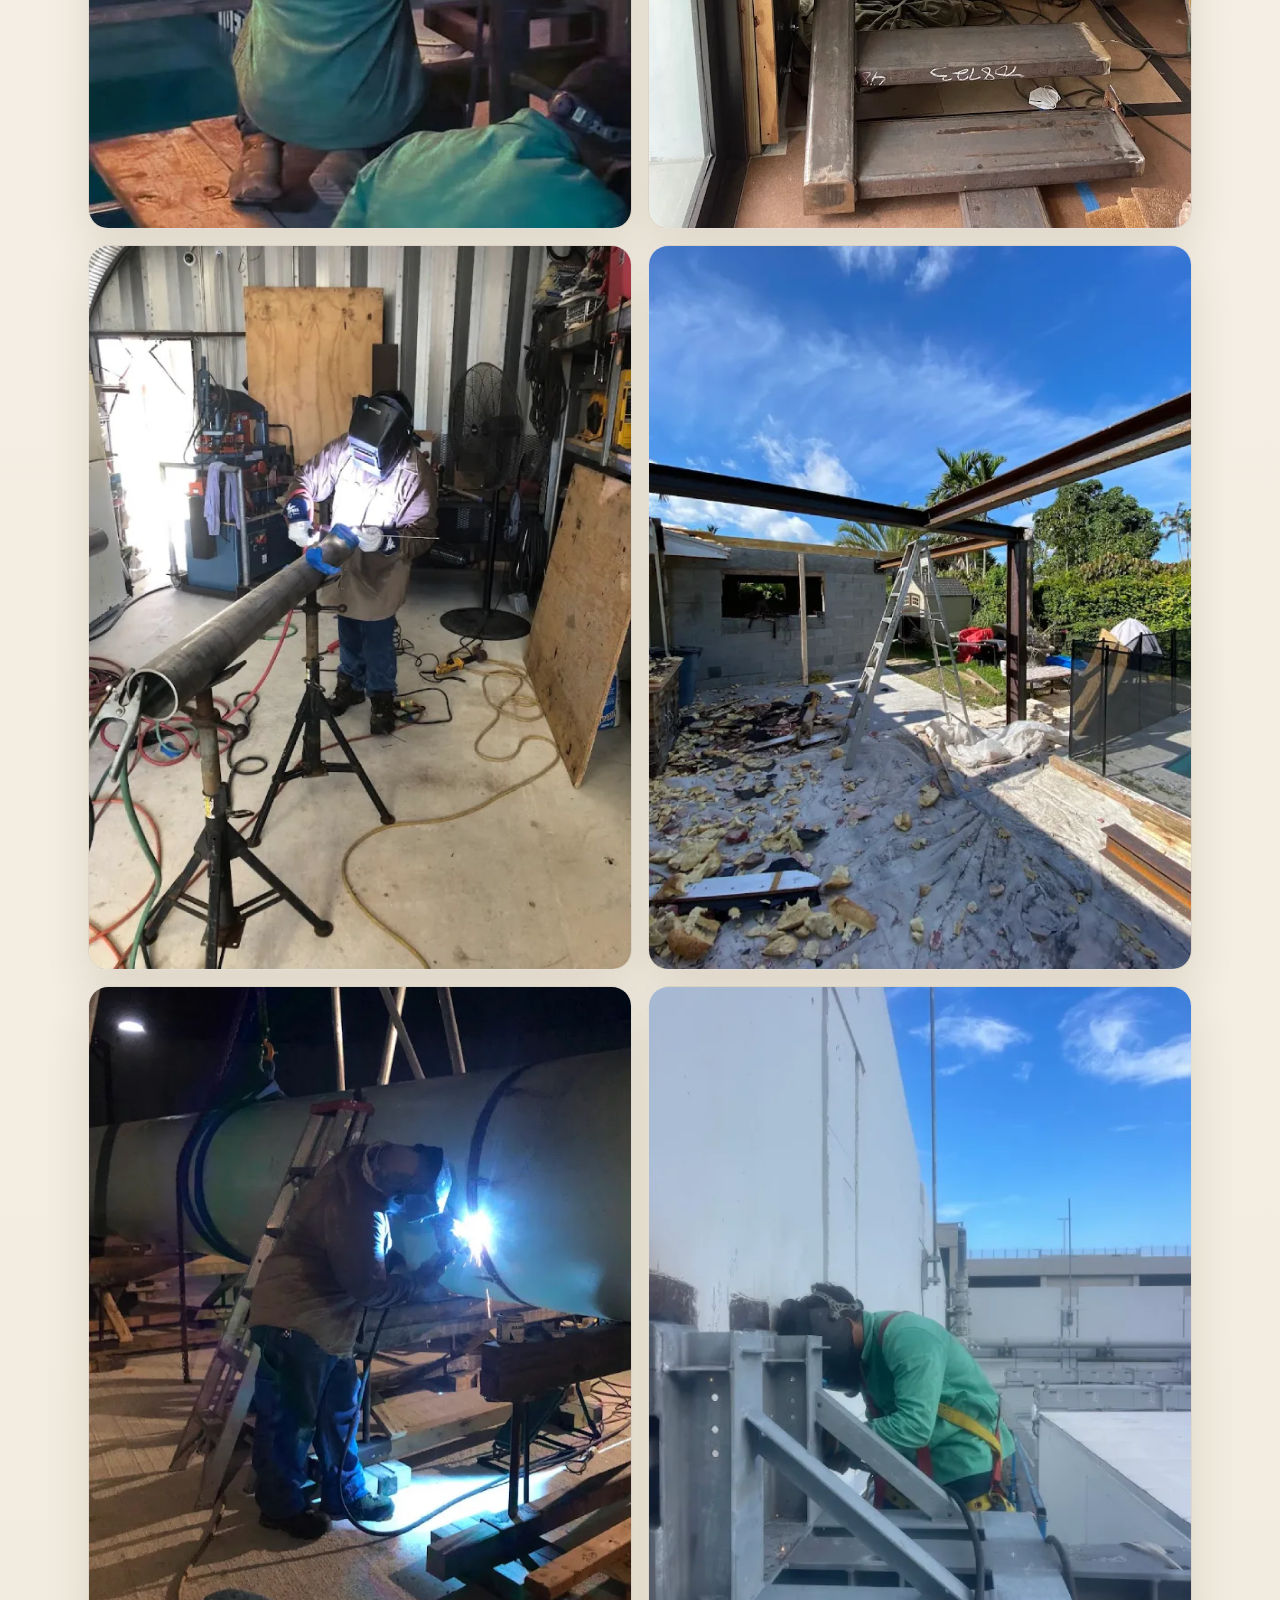
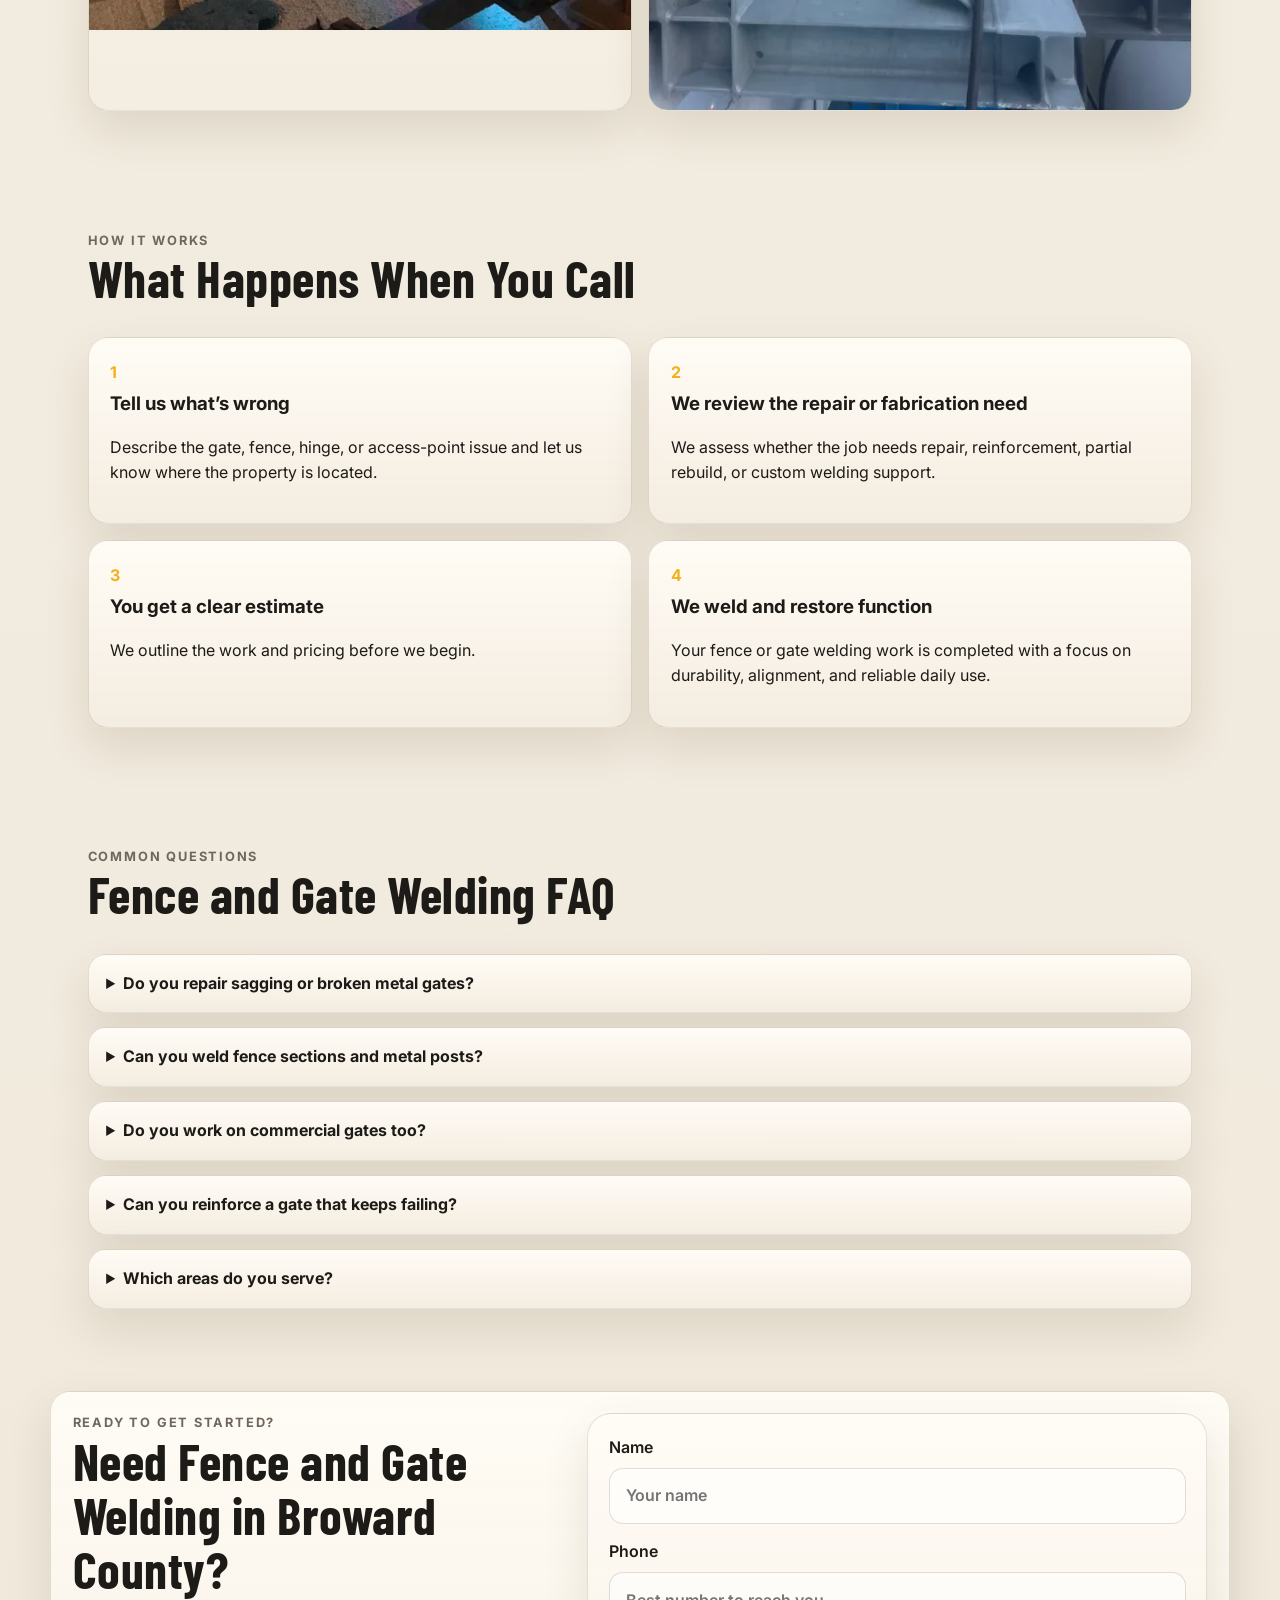
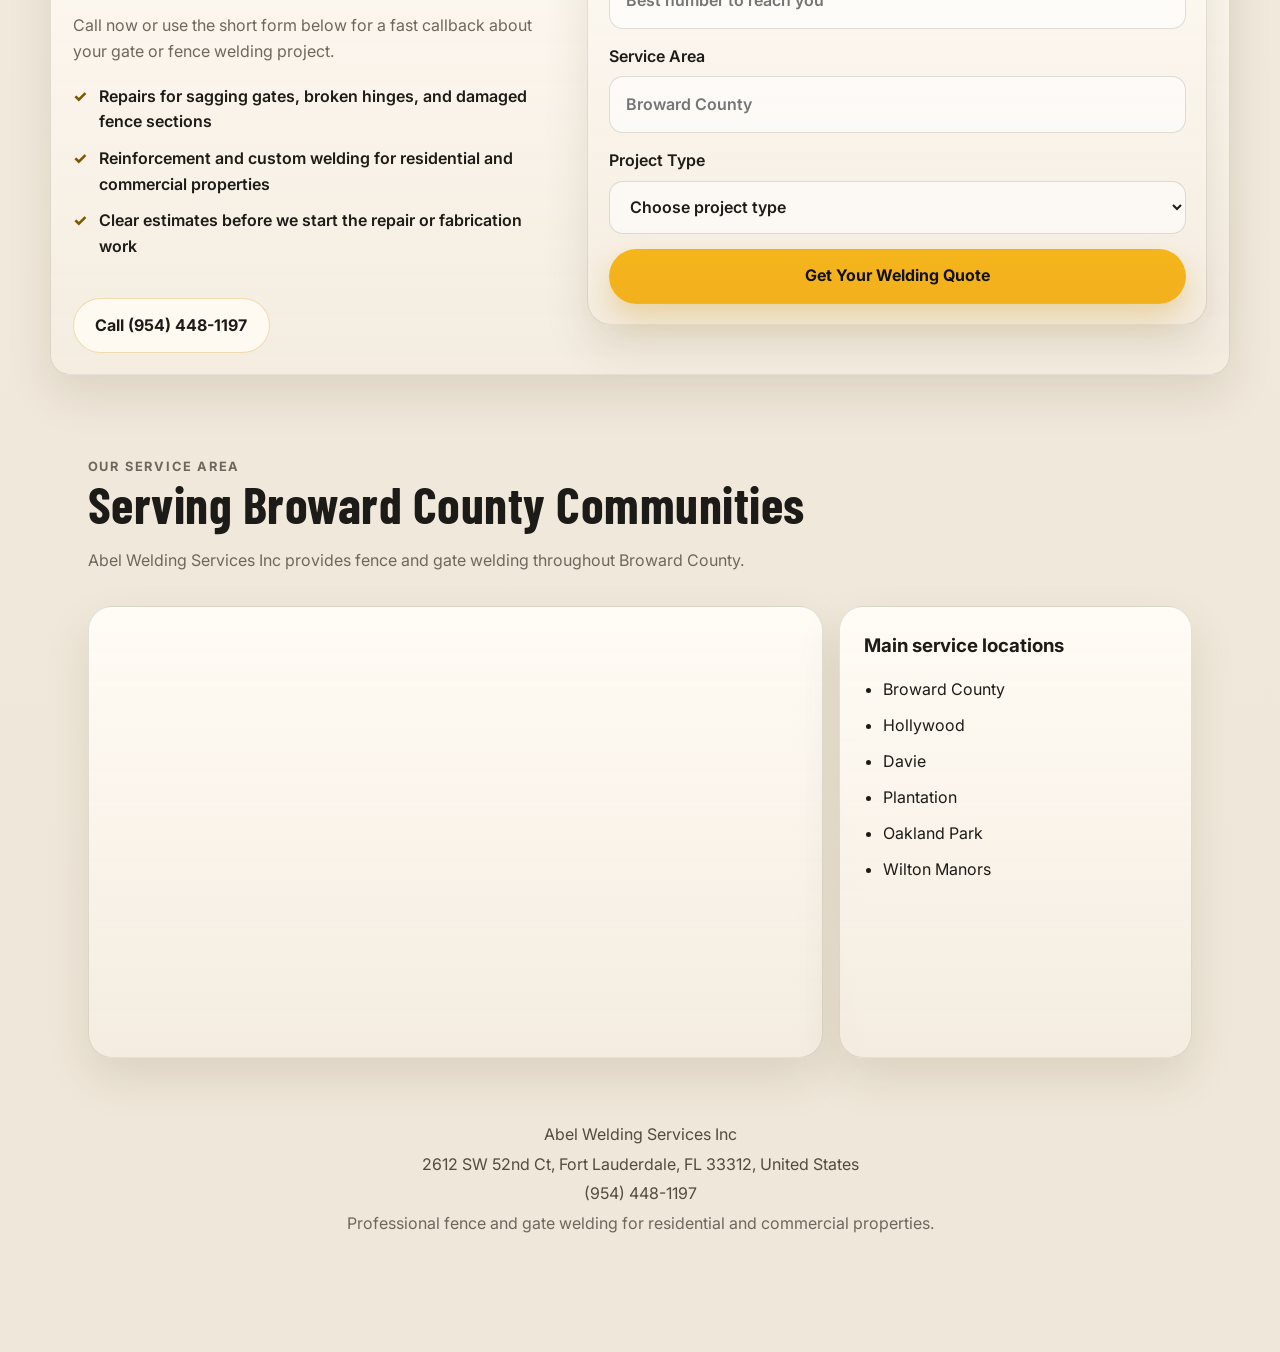
<file: fence-gate-welding/index.html>
<!DOCTYPE html>
<html lang="en">
  <head>
    <!-- Google tag (gtag.js) -->
    <script async src="https://www.googletagmanager.com/gtag/js?id=AW-18290450782"></script>
    <script>
      window.dataLayer = window.dataLayer || [];
      function gtag() { dataLayer.push(arguments); }
      gtag("js", new Date());

      gtag("config", "AW-18290450782");
    </script>
    <script>
      function updateTrackedPhoneNumbers(formatted_number, mobile_number) {
        const phonePattern = /\(?954\)?[-.\s]*448[-.\s]*1197/g;
        document.querySelectorAll('a[href^="tel:"]').forEach((link) => {
          link.href = "tel:" + mobile_number;
          link.textContent = link.textContent.replace(phonePattern, formatted_number);
        });
      }

      gtag("config", "AW-18290450782/YguZCLyflNAcEN7CyJFE", {
        phone_conversion_number: "(954) 448-1197",
        phone_conversion_callback: updateTrackedPhoneNumbers
      });
    </script>
    <meta charset="UTF-8" />
    <!-- Google Tag Manager -->
    <script>
      (function(w, d, s, l, i) {
        w[l] = w[l] || [];
        w[l].push({ "gtm.start": new Date().getTime(), event: "gtm.js" });
        var f = d.getElementsByTagName(s)[0],
          j = d.createElement(s),
          dl = l != "dataLayer" ? "&l=" + l : "";
        j.async = true;
        j.src = "https://www.googletagmanager.com/gtm.js?id=" + i + dl;
        f.parentNode.insertBefore(j, f);
      })(window, document, "script", "dataLayer", "GTM-NHBSQKVM");
    </script>
    <!-- End Google Tag Manager -->
    <meta name="viewport" content="width=device-width, initial-scale=1.0" />
    <title>Fence and Gate Welding Broward County | Abel Welding Services</title>
    <meta
      name="description"
      content="Abel Welding Services provides fence and gate welding in Broward County including gate repairs, hinge welding, reinforcement, custom metal gates, and access-point repairs."
    />
    <link rel="preconnect" href="https://fonts.googleapis.com" />
    <link rel="preconnect" href="https://fonts.gstatic.com" crossorigin />
    <link
      href="https://fonts.googleapis.com/css2?family=Barlow+Condensed:wght@500;600;700&family=Inter:wght@400;500;600;700&display=swap"
      rel="stylesheet"
    />
    <link rel="stylesheet" href="../style.css?v=20261020-4" />
    <script type="application/ld+json">
      {
        "@context": "https://schema.org",
        "@type": "LocalBusiness",
        "name": "Abel Welding Services",
        "image": "",
        "telephone": "(954) 448-1197",
        "areaServed": [
          "Broward County",
          "Wilton Manors",
          "Oakland Park",
          "Plantation",
          "Davie",
          "Pompano Beach"
        ],
        "address": {
          "@type": "PostalAddress",
          "streetAddress": "2612 SW 52nd Ct",
          "addressLocality": "Fort Lauderdale",
          "postalCode": "33312",
          "addressRegion": "FL",
          "addressCountry": "US"
        },
        "priceRange": "$$",
        "url": "https://example.com/fence-gate-welding"
      }
    </script>
  </head>
  <body>
    <header class="topbar">
      <a class="brand" href="../" aria-label="Abel Welding Services home">
        <img src="../abel-logo.webp" alt="Abel Welding Services Inc." />
      </a>
      <a class="call-pill" href="tel:+19544481197" aria-label="Call (954) 448-1197" onclick="gtag('event', 'conversion', {'send_to': 'AW-18290450782/YguZCLyflNAcEN7CyJFE'});"><span class="call-pill-icon" aria-hidden="true">&#9742;</span><span>(954) 448-1197</span></a>
    </header>

    <main>
      <section class="hero">
        <div class="hero-inner">
          <div class="hero-copy">
            <p class="eyebrow">Fence and gate welding in Broward County</p>
            <h1>Fence and Gate Welding in Broward County</h1>
            <ul class="hero-text hero-bullets">
              <li>Repairs for sagging gates, broken hinges, and damaged fence sections</li>
              <li>Reinforcement and custom gate work for homes and businesses</li>
              <li>Free estimates with clear pricing before welding starts</li>
            </ul>
            <div class="hero-actions">
              <a class="button button-primary" href="tel:+19544481197" onclick="gtag('event', 'conversion', {'send_to': 'AW-18290450782/YguZCLyflNAcEN7CyJFE'});">Call Now: (954) 448-1197</a>
            </div>
            <a class="hero-google-reviews" href="#client-feedback" aria-label="View our 60 plus five-star Google reviews">
              <span class="google-review-mark" aria-hidden="true">
                <img src="../google-review-logo.svg" alt="" width="20" height="20" />
              </span>
              <span class="google-review-copy">
                <strong>60+ 5-Star Reviews</strong>
                <span>Google Reviews</span>
              </span>
              <span class="google-review-stars" aria-hidden="true">★★★★★</span>
            </a>
          </div>
          <div class="hero-form-wrap">
            <form class="quote-form hero-form-card" name="fence-gate-welding-estimate" method="POST" data-netlify="true" netlify-honeypot="bot-field">
              <input type="hidden" name="form-name" value="fence-gate-welding-estimate" />
              <p class="form-hidden"><label>Don’t fill this out if you're human: <input name="bot-field" type="text" /></label></p>
              <h3>Get Your Welding Quote</h3>
              <p class="hero-form-copy">Tell us about the gate or fence issue and we’ll get back to you quickly.</p>
              <label>Name<input type="text" name="name" placeholder="Your name" /></label>
              <label>Phone<input type="tel" name="phone" placeholder="Best number to reach you" /></label>
              <label>Project Type
                <select name="project">
                  <option selected>Choose project type</option>
                  <option>Gate repair welding</option>
                  <option>Hinge or latch welding</option>
                  <option>Fence section repair</option>
                  <option>Gate reinforcement</option>
                  <option>Custom metal gate work</option>
                </select>
              </label>
              <button class="button button-primary" type="submit">Get Your Welding Quote</button>
            </form>
          </div>
        </div>
      </section>

      <section class="section testimonials" id="client-feedback">
        <div class="section-heading">
          <p class="eyebrow">Client feedback</p>
          <h2>What Broward County Clients Say About Our Fence and Gate Welding</h2>
          <img class="reviews-summary-image" src="../google-reviews-summary.png" alt="Abel Welding Services Inc Google reviews summary showing 5.0 stars and 61 Google reviews" />
        </div>
        <div class="review-grid">
          <article class="review-card"><img src="../review-1.webp" alt="Google review from George Ellis for Abel Welding Services" /></article>
          <article class="review-card"><img src="../review-2.webp" alt="Google review from Michael Ramirez for Abel Welding Services" /></article>
          <article class="review-card"><img src="../review-3.webp" alt="Google review from Fernando Arias for Abel Welding Services" /></article>
          <article class="review-card"><img src="../review-4.webp" alt="Google review from Thaddeus Buckley for Abel Welding Services" /></article>
          <article class="review-card"><img src="../review-5.webp" alt="Google review from Fernando Arias for Abel Welding Services" /></article>
          <article class="review-card"><img src="../review-6.webp" alt="Google review from Jose Rivas for Abel Welding Services" /></article>
        </div>
      </section>

      <section class="section gallery-section">
        <div class="section-heading">
          <h2>See Our Welding Work Across Broward County</h2>
        </div>
        <div class="gallery-grid">
          <div class="gallery-card"><img src="../abelwelding1.webp" alt="Fence or gate welding repair in Broward County" /></div>
          <div class="gallery-card"><img src="../abelwelding2.webp" alt="Metal stair and railing fabrication related to access work" /></div>
          <div class="gallery-card"><img src="../abelwelding3.webp" alt="Welding repair on steel tubing for gate or fence systems" /></div>
          <div class="gallery-card"><img src="../abelwelding4.webp" alt="Structural metal installation on a property" /></div>
          <div class="gallery-card"><img src="../abelwelding5.webp" alt="Welding on heavy-duty metal components at night" /></div>
          <div class="gallery-card"><img src="../abelwelding6.webp" alt="On-site welding support for fixed metal structures" /></div>
        </div>
      </section>

      <section class="section process">
        <div class="section-heading">
          <p class="eyebrow">How it works</p>
          <h2>What Happens When You Call</h2>
        </div>
        <div class="process-grid">
          <article class="process-card"><span>1</span><h3>Tell us what’s wrong</h3><p>Describe the gate, fence, hinge, or access-point issue and let us know where the property is located.</p></article>
          <article class="process-card"><span>2</span><h3>We review the repair or fabrication need</h3><p>We assess whether the job needs repair, reinforcement, partial rebuild, or custom welding support.</p></article>
          <article class="process-card"><span>3</span><h3>You get a clear estimate</h3><p>We outline the work and pricing before we begin.</p></article>
          <article class="process-card"><span>4</span><h3>We weld and restore function</h3><p>Your fence or gate welding work is completed with a focus on durability, alignment, and reliable daily use.</p></article>
        </div>
      </section>

      <section class="section faq">
        <div class="section-heading">
          <p class="eyebrow">Common questions</p>
          <h2>Fence and Gate Welding FAQ</h2>
        </div>
        <div class="faq-list">
          <details><summary>Do you repair sagging or broken metal gates?</summary><p>Yes. Abel Welding Services repairs many common gate issues including broken welds, sagging frames, and damaged hinge areas.</p></details>
          <details><summary>Can you weld fence sections and metal posts?</summary><p>Yes. Metal fence sections, posts, rails, and connecting points can often be repaired or reinforced depending on the condition.</p></details>
          <details><summary>Do you work on commercial gates too?</summary><p>Yes. Fence and gate welding is available for residential properties, businesses, facilities, and managed commercial sites.</p></details>
          <details><summary>Can you reinforce a gate that keeps failing?</summary><p>In many cases, yes. Reinforcement can help with repeated stress, misalignment, and weak connection points that cause recurring problems.</p></details>
          <details><summary>Which areas do you serve?</summary><p>Service areas across Broward County include Davie, Plantation, Oakland Park, Wilton Manors, Hollywood, and nearby communities.</p></details>
        </div>
      </section>

      <div id="quote-anchor"></div>
      <section class="section final-cta" id="quote">
        <div class="section-heading">
          <p class="eyebrow">Ready to get started?</p>
          <h2>Need Fence and Gate Welding in Broward County?</h2>
          <p>Call now or use the short form below for a fast callback about your gate or fence welding project.</p>
          <ul class="cta-checklist">
            <li>Repairs for sagging gates, broken hinges, and damaged fence sections</li>
            <li>Reinforcement and custom welding for residential and commercial properties</li>
            <li>Clear estimates before we start the repair or fabrication work</li>
          </ul>
          <a class="button button-secondary cta-call-button" href="tel:+19544481197" onclick="gtag('event', 'conversion', {'send_to': 'AW-18290450782/YguZCLyflNAcEN7CyJFE'});">Call (954) 448-1197</a>
        </div>
        <div class="final-grid">
          <form class="quote-form" name="fence-gate-welding-estimate" method="POST" data-netlify="true" netlify-honeypot="bot-field">
            <input type="hidden" name="form-name" value="fence-gate-welding-estimate" />
            <p class="form-hidden"><label>Don’t fill this out if you're human: <input name="bot-field" type="text" /></label></p>
            <label>Name<input type="text" name="name" placeholder="Your name" /></label>
            <label>Phone<input type="tel" name="phone" placeholder="Best number to reach you" /></label>
            <label>Service Area<input type="text" name="city" placeholder="Broward County" /></label>
            <label>Project Type
              <select name="project">
                <option selected>Choose project type</option>
                <option>Gate repair welding</option>
                <option>Hinge or latch welding</option>
                <option>Fence section repair</option>
                <option>Gate reinforcement</option>
                <option>Custom metal gate work</option>
              </select>
            </label>
            <button class="button button-primary" type="submit">Get Your Welding Quote</button>
          </form>
        </div>
      </section>

      <section class="section service-area-section">
        <div class="section-heading">
          <p class="eyebrow">Our service area</p>
          <h2>Serving Broward County Communities</h2>
          <p>Abel Welding Services Inc provides fence and gate welding throughout Broward County.</p>
        </div>
        <div class="service-area-layout">
          <div class="map-embed">
            <iframe
              src="https://www.google.com/maps/embed?pb=!1m18!1m12!1m3!1d6071.807202824971!2d-80.17773342303232!3d26.05711289633268!2m3!1f0!2f0!3f0!3m2!1i1024!2i768!4f13.1!3m3!1m2!1s0x88d9abd3e7304d5f%3A0xb630e81242011269!2sAbel%20Welding%20Services%20Inc!5e1!3m2!1sen!2sua!4v1783951540785!5m2!1sen!2sua"
              width="600"
              height="450"
              style="border: 0"
              allowfullscreen=""
              loading="lazy"
              referrerpolicy="strict-origin-when-cross-origin"
              title="Abel Welding Services Inc map"
            ></iframe>
          </div>
          <div class="location-list-card">
            <h3>Main service locations</h3>
            <ul class="location-list">
              <li>Broward County</li>
              <li>Hollywood</li>
              <li>Davie</li>
              <li>Plantation</li>
              <li>Oakland Park</li>
              <li>Wilton Manors</li>
            </ul>
          </div>
        </div>
      </section>
    </main>

    <footer class="footer">
      <p>Abel Welding Services Inc</p>
      <p>2612 SW 52nd Ct, Fort Lauderdale, FL 33312, United States</p>
      <p><a href="tel:+19544481197" onclick="gtag('event', 'conversion', {'send_to': 'AW-18290450782/YguZCLyflNAcEN7CyJFE'});">(954) 448-1197</a></p>
      <p class="footer-note">Professional fence and gate welding for residential and commercial properties.</p>
    </footer>

    <div class="desktop-estimate-widget">
      <div class="desktop-estimate-widget-card">
        <p>Get Estimate</p>
        <p>Need gate or fence welding? Open the form or call now for a quick callback.</p>
        <div class="desktop-estimate-actions">
          <a class="button button-primary" href="#quote-anchor">Request Estimate</a>
          <a class="button button-secondary" href="tel:+19544481197" onclick="gtag('event', 'conversion', {'send_to': 'AW-18290450782/YguZCLyflNAcEN7CyJFE'});">Call (954) 448-1197</a>
        </div>
      </div>
    </div>

    <div class="mobile-cta">
      <a href="tel:+19544481197" onclick="gtag('event', 'conversion', {'send_to': 'AW-18290450782/YguZCLyflNAcEN7CyJFE'});">Call Now: (954) 448-1197</a>
    </div>
    <script src="../form-tracking.js"></script>
    <script>
      const heroSection = document.querySelector(".hero");
      const desktopEstimateWidget = document.querySelector(".desktop-estimate-widget");
      const mobileCta = document.querySelector(".mobile-cta");

      function updateDesktopEstimateWidget() {
        if (!desktopEstimateWidget) return;

        if (window.innerWidth <= 980) {
          desktopEstimateWidget.classList.remove("is-visible");
          return;
        }

        if (!heroSection) {
          desktopEstimateWidget.classList.add("is-visible");
          return;
        }

        const heroBottom = heroSection.getBoundingClientRect().bottom;
        desktopEstimateWidget.classList.toggle("is-visible", heroBottom <= 0);
      }

      function updateMobileCta() {
        if (!mobileCta) return;

        if (window.innerWidth > 720) {
          mobileCta.classList.remove("is-visible");
          return;
        }

        const scrollableHeight = document.documentElement.scrollHeight - window.innerHeight;
        const threshold = Math.max(scrollableHeight * 0.1, 80);
        mobileCta.classList.toggle("is-visible", window.scrollY > threshold);
      }

      updateDesktopEstimateWidget();
      updateMobileCta();
      window.addEventListener("scroll", updateDesktopEstimateWidget, { passive: true });
      window.addEventListener("scroll", updateMobileCta, { passive: true });
      window.addEventListener("resize", updateDesktopEstimateWidget);
      window.addEventListener("resize", updateMobileCta);
    </script>
  </body>
</html>
</file>
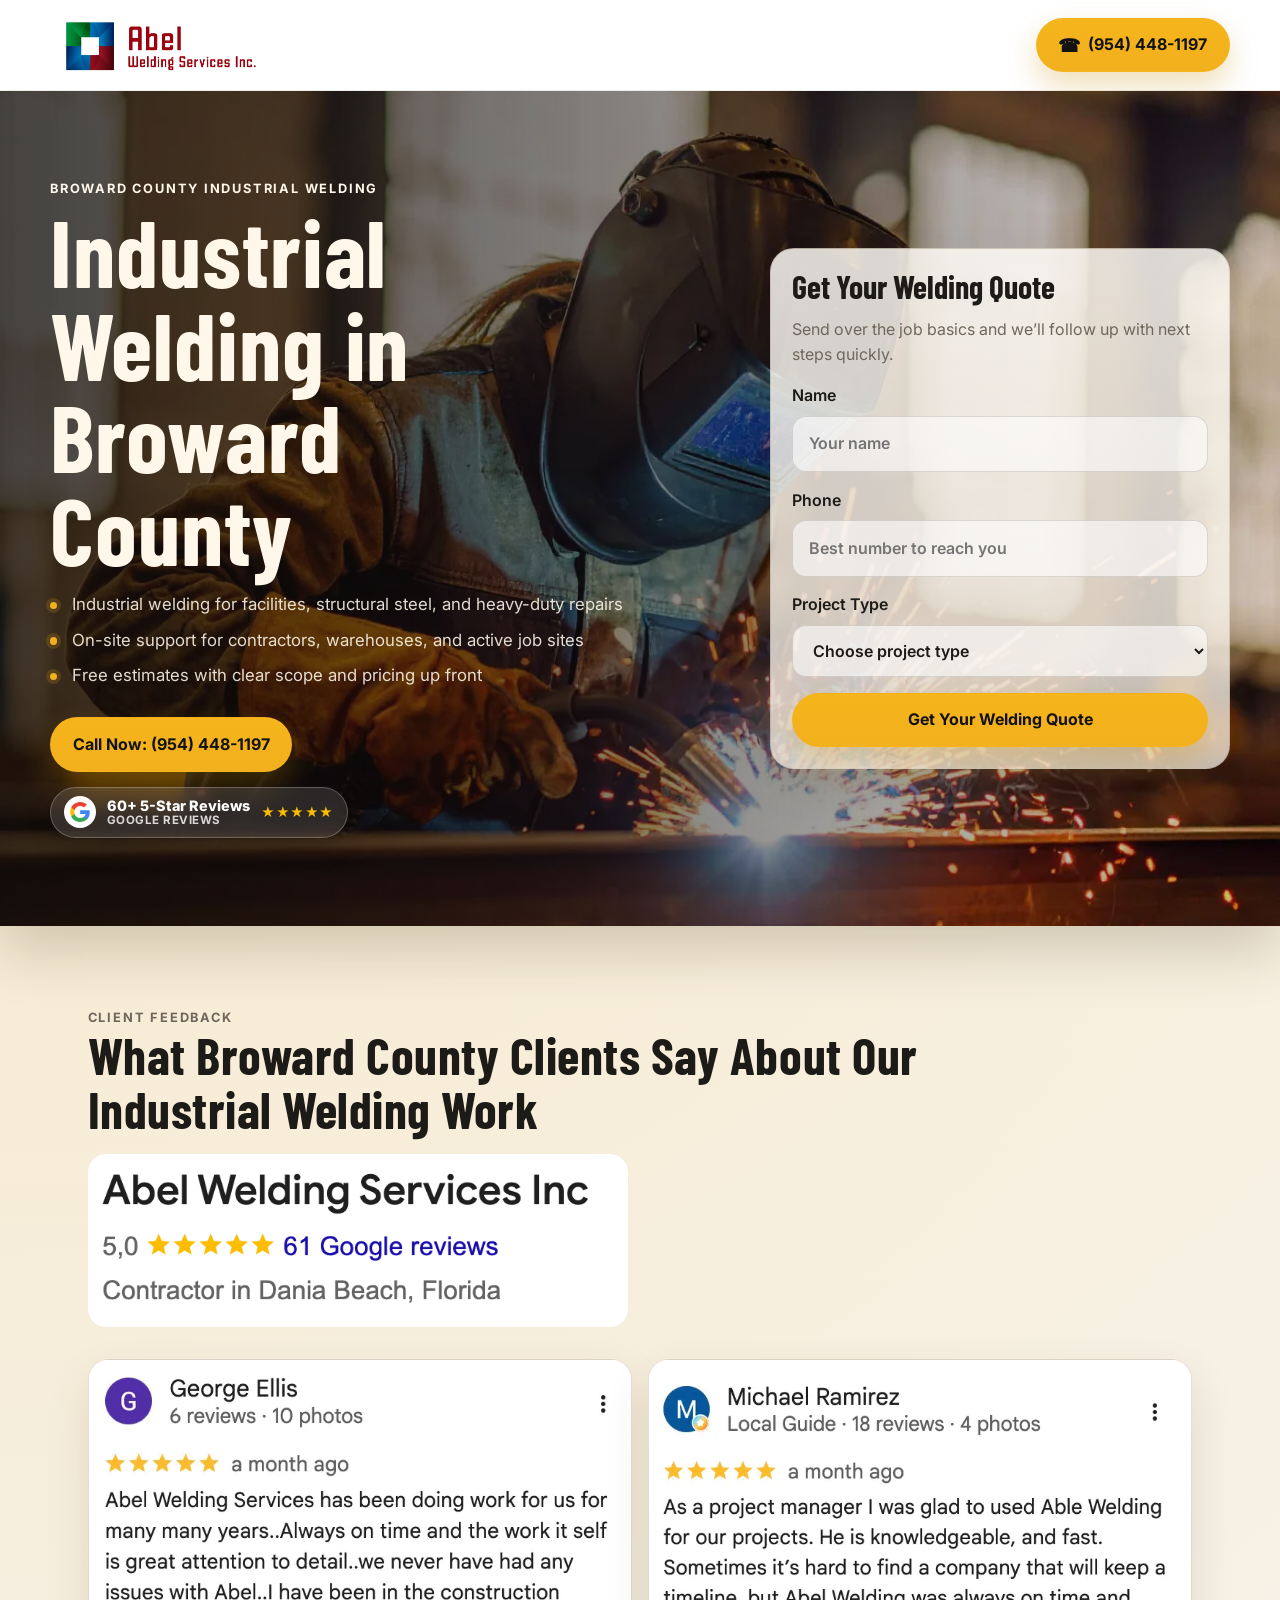
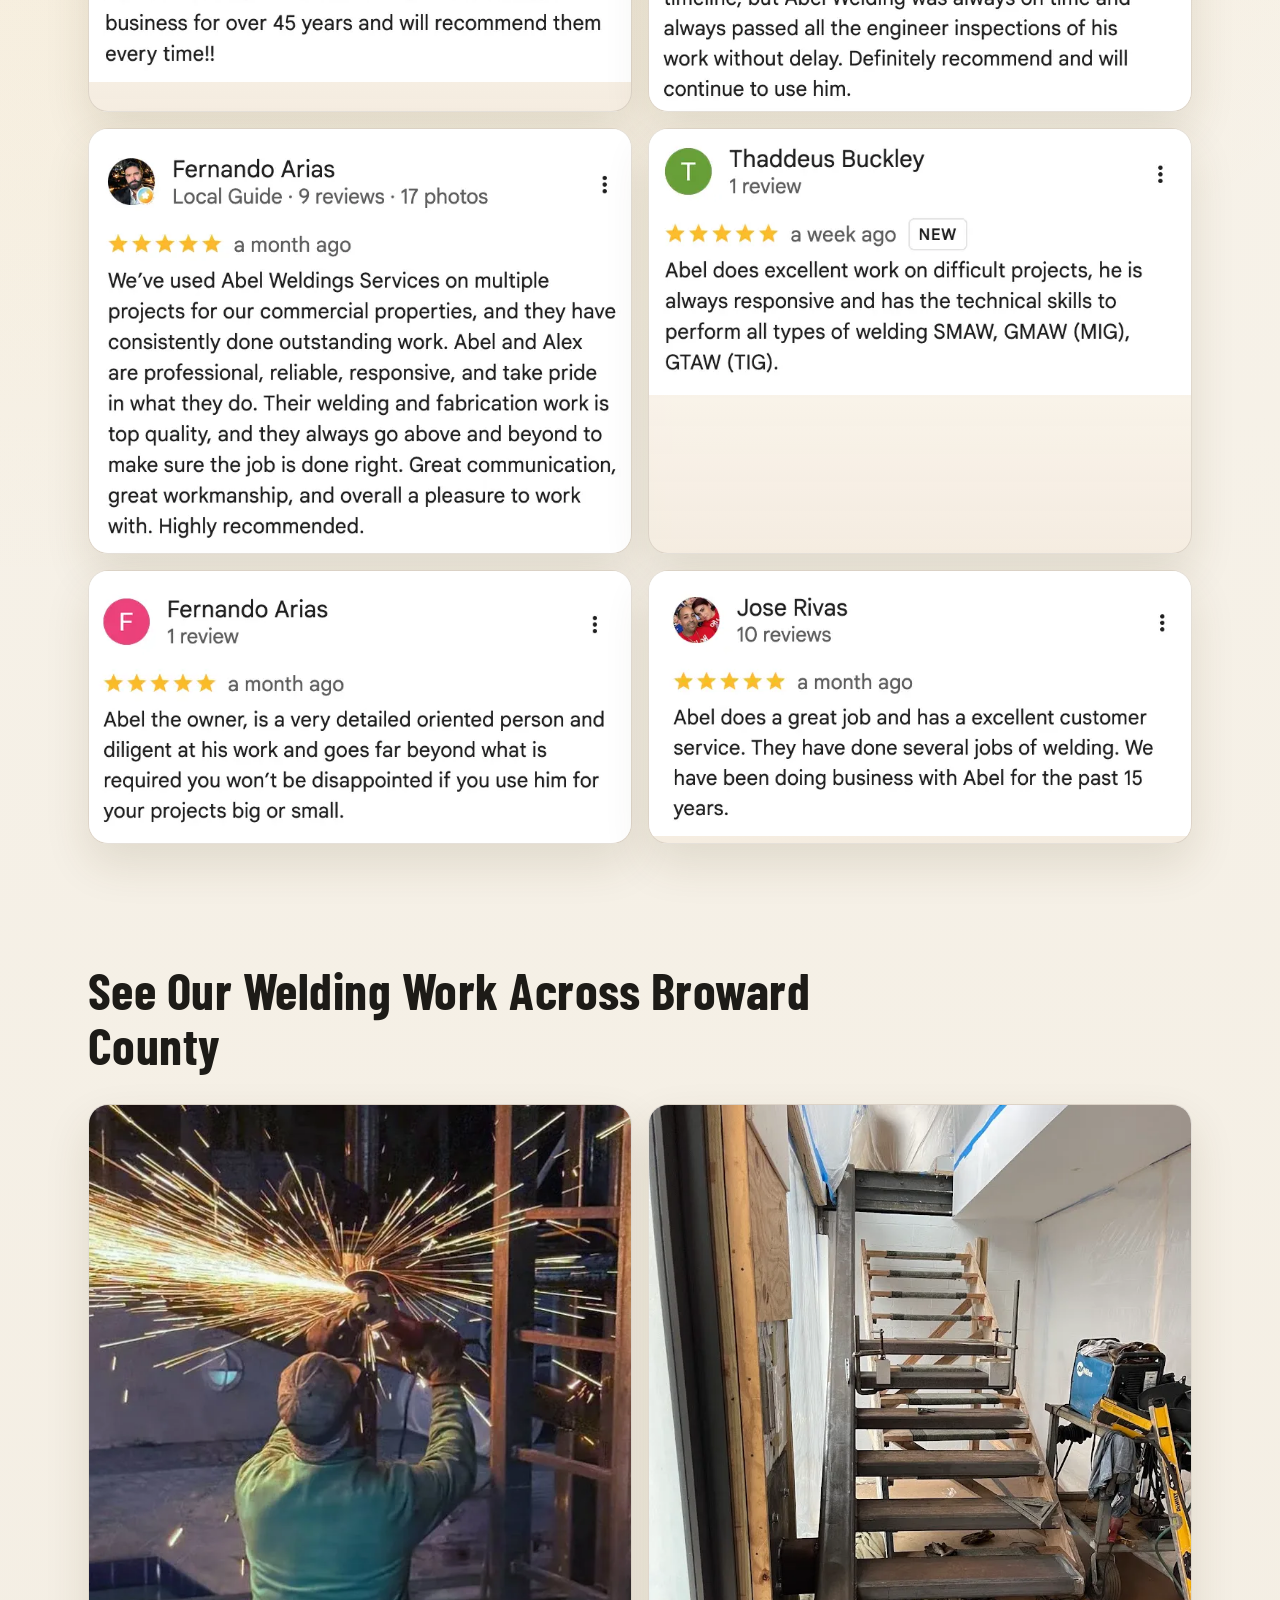
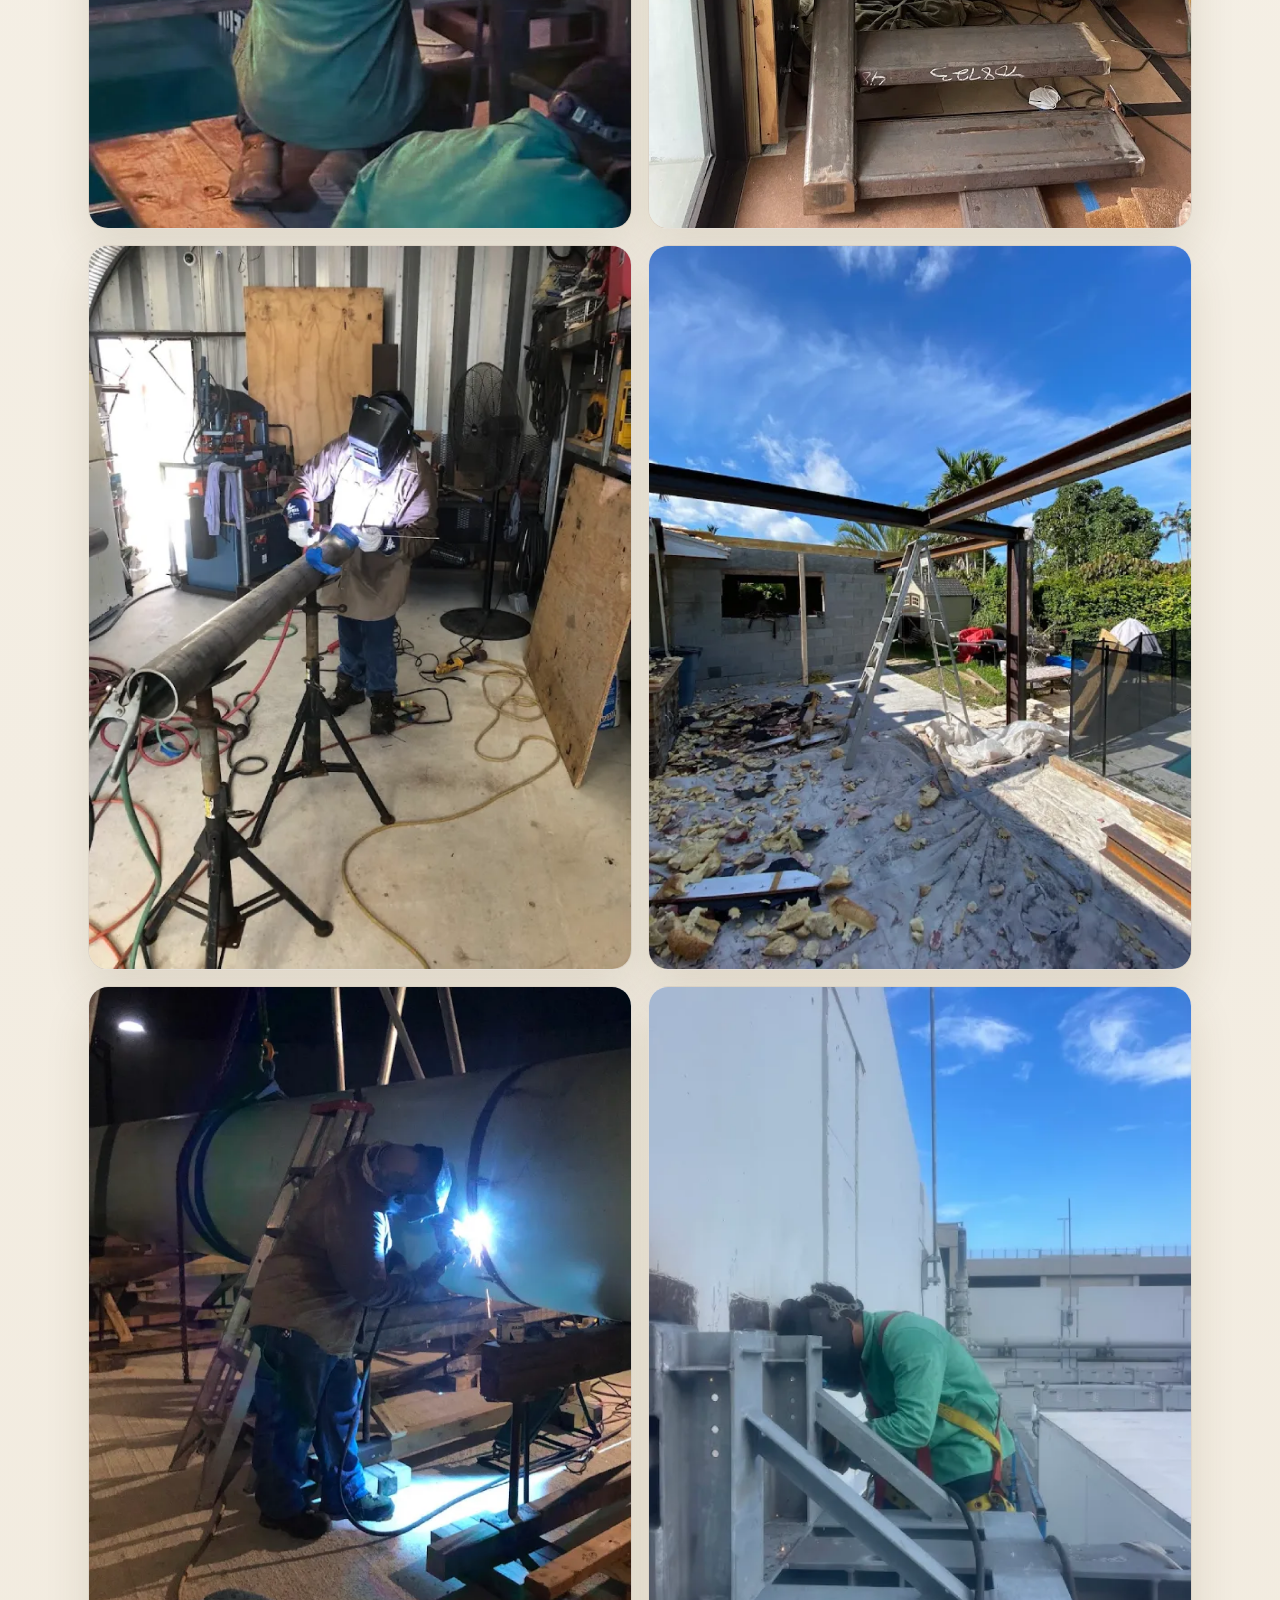
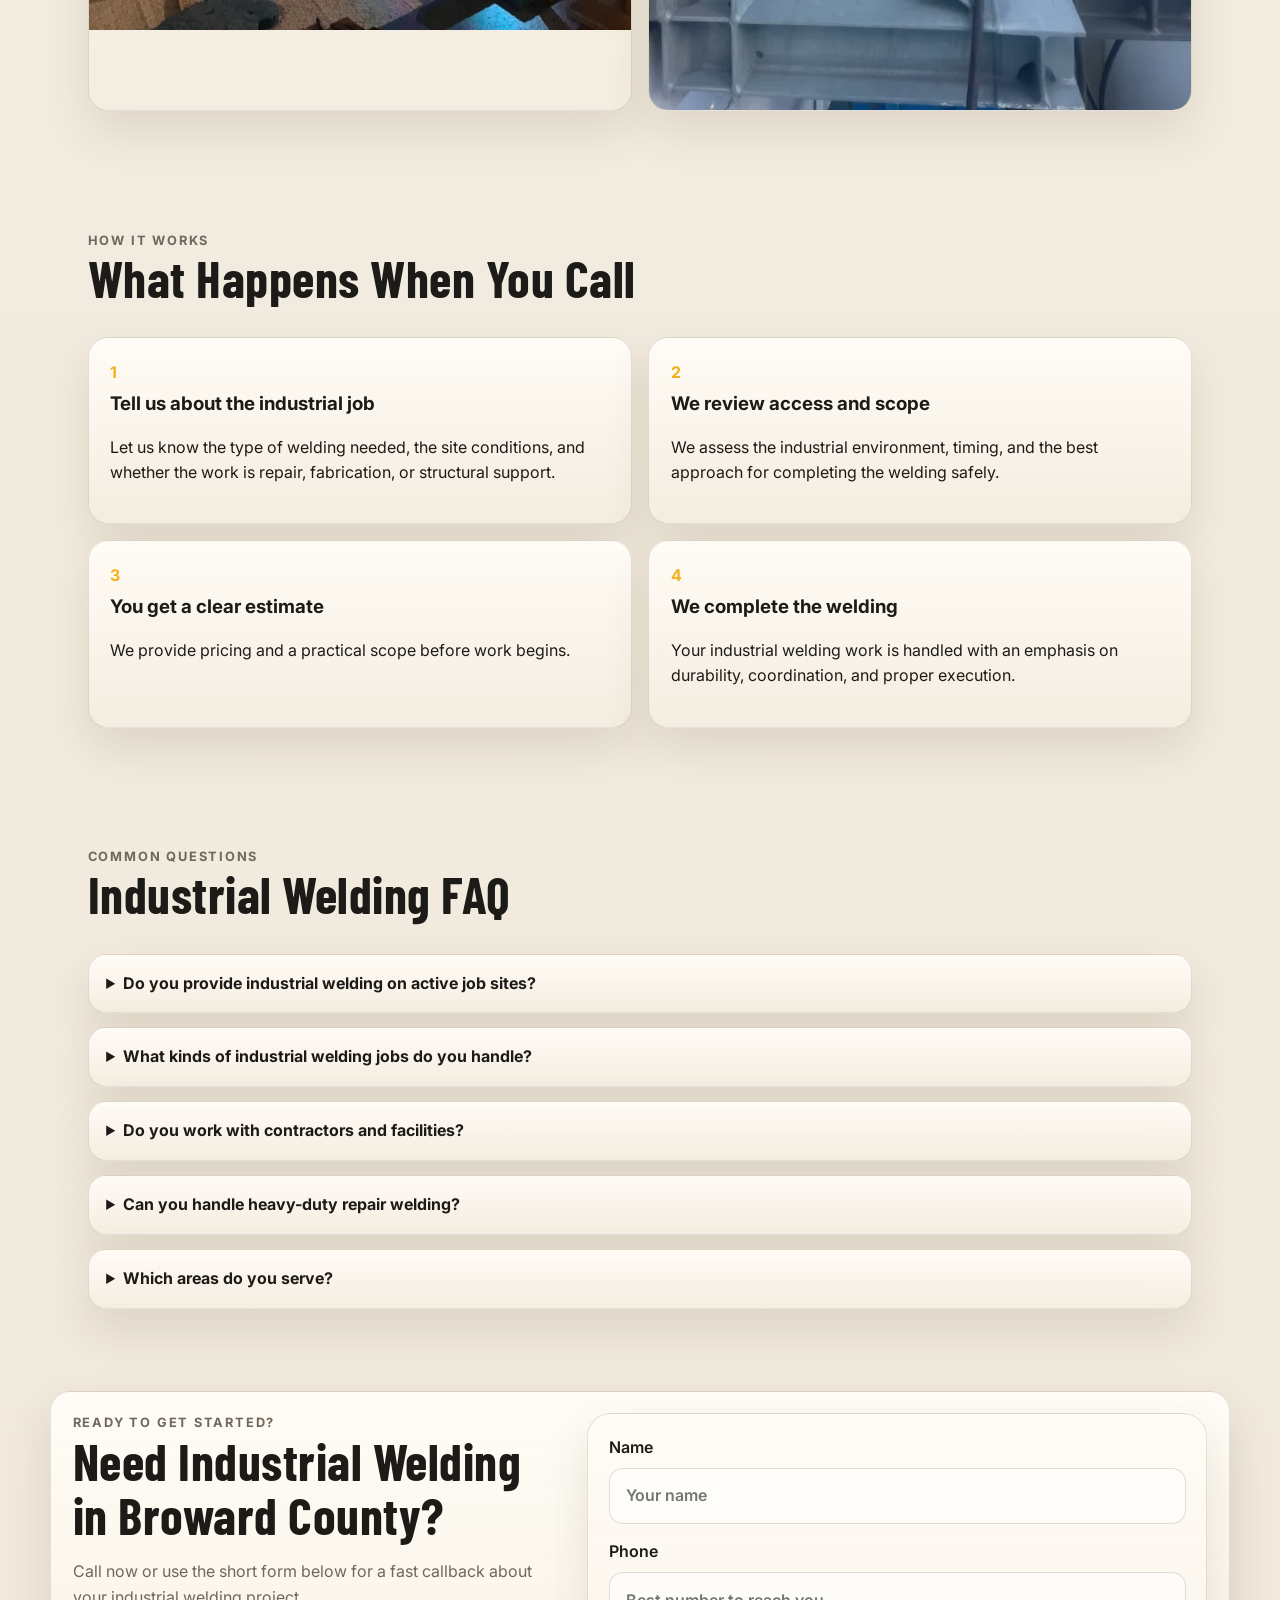
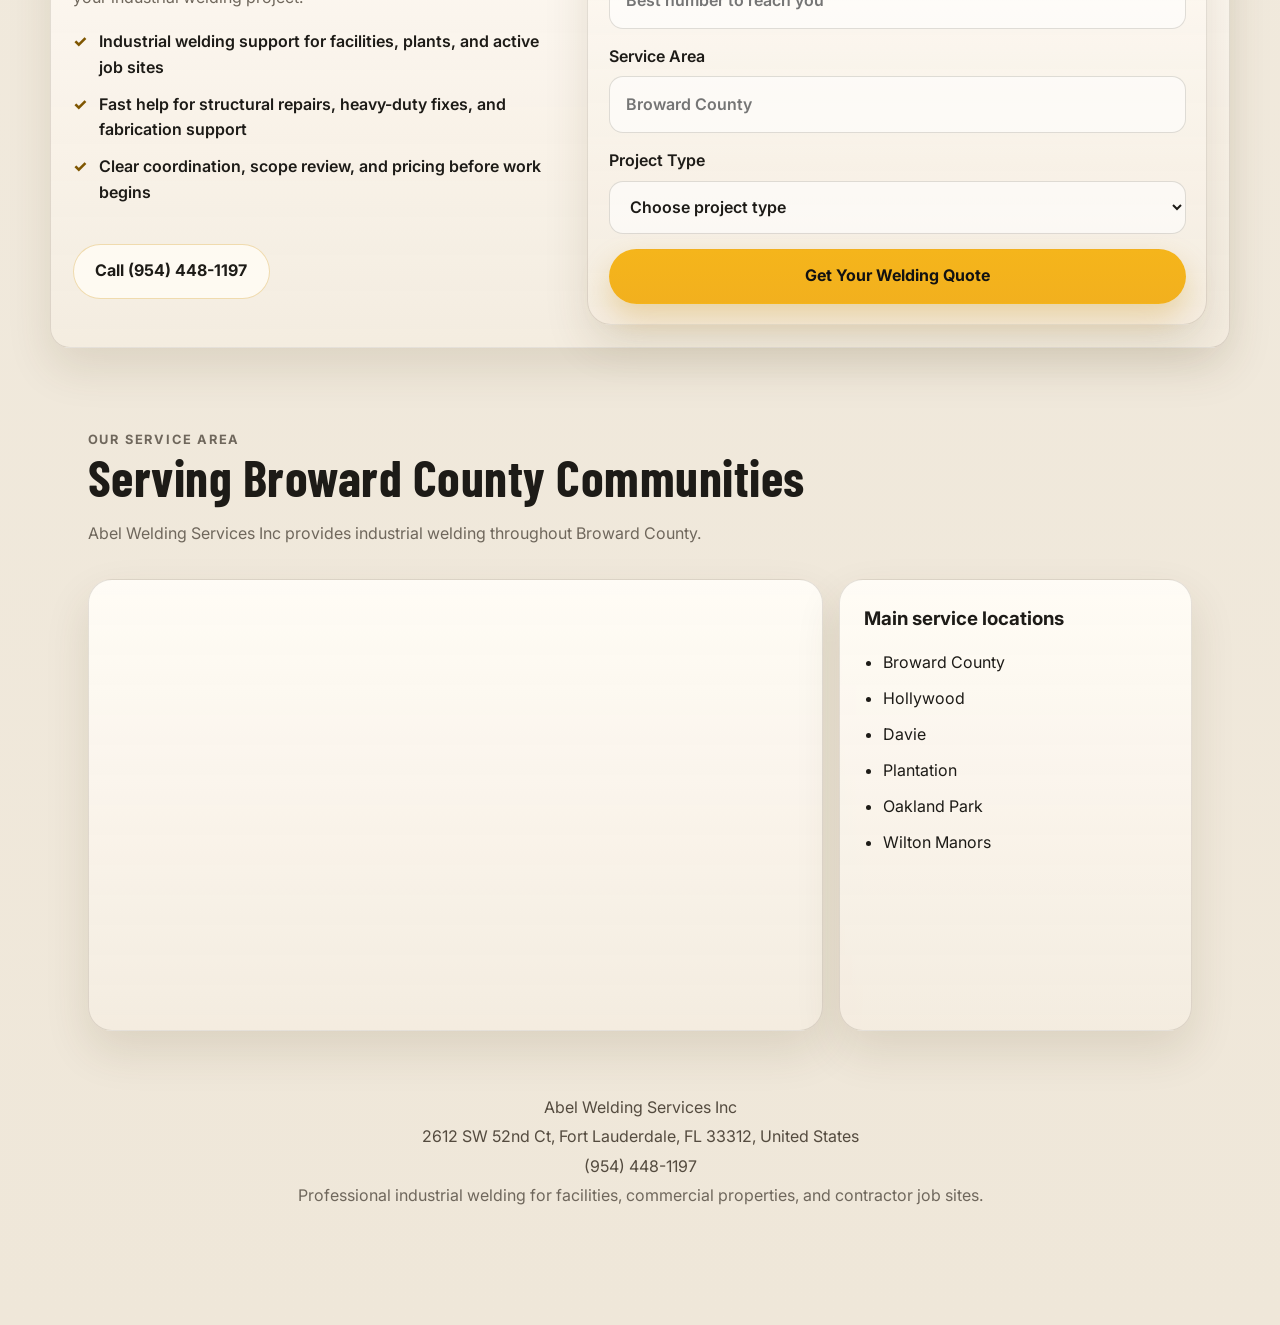
<file: industrial-welding/index.html>
<!DOCTYPE html>
<html lang="en">
  <head>
    <!-- Google tag (gtag.js) -->
    <script async src="https://www.googletagmanager.com/gtag/js?id=AW-18290450782"></script>
    <script>
      window.dataLayer = window.dataLayer || [];
      function gtag() { dataLayer.push(arguments); }
      gtag("js", new Date());

      gtag("config", "AW-18290450782");
    </script>
    <script>
      function updateTrackedPhoneNumbers(formatted_number, mobile_number) {
        const phonePattern = /\(?954\)?[-.\s]*448[-.\s]*1197/g;
        document.querySelectorAll('a[href^="tel:"]').forEach((link) => {
          link.href = "tel:" + mobile_number;
          link.textContent = link.textContent.replace(phonePattern, formatted_number);
        });
      }

      gtag("config", "AW-18290450782/YguZCLyflNAcEN7CyJFE", {
        phone_conversion_number: "(954) 448-1197",
        phone_conversion_callback: updateTrackedPhoneNumbers
      });
    </script>
    <meta charset="UTF-8" />
    <!-- Google Tag Manager -->
    <script>
      (function(w, d, s, l, i) {
        w[l] = w[l] || [];
        w[l].push({ "gtm.start": new Date().getTime(), event: "gtm.js" });
        var f = d.getElementsByTagName(s)[0],
          j = d.createElement(s),
          dl = l != "dataLayer" ? "&l=" + l : "";
        j.async = true;
        j.src = "https://www.googletagmanager.com/gtm.js?id=" + i + dl;
        f.parentNode.insertBefore(j, f);
      })(window, document, "script", "dataLayer", "GTM-NHBSQKVM");
    </script>
    <!-- End Google Tag Manager -->
    <meta name="viewport" content="width=device-width, initial-scale=1.0" />
    <title>Industrial Welding Broward County | Abel Welding Services</title>
    <meta
      name="description"
      content="Abel Welding Services provides industrial welding in Broward County for structural steel, equipment supports, plant repairs, fabrication work, and commercial job-site welding."
    />
    <link rel="preconnect" href="https://fonts.googleapis.com" />
    <link rel="preconnect" href="https://fonts.gstatic.com" crossorigin />
    <link
      href="https://fonts.googleapis.com/css2?family=Barlow+Condensed:wght@500;600;700&family=Inter:wght@400;500;600;700&display=swap"
      rel="stylesheet"
    />
    <link rel="stylesheet" href="../style.css?v=20261020-4" />
    <script type="application/ld+json">
      {
        "@context": "https://schema.org",
        "@type": "LocalBusiness",
        "name": "Abel Welding Services",
        "image": "",
        "telephone": "(954) 448-1197",
        "areaServed": [
          "Broward County",
          "Wilton Manors",
          "Oakland Park",
          "Plantation",
          "Davie",
          "Pompano Beach"
        ],
        "address": {
          "@type": "PostalAddress",
          "streetAddress": "2612 SW 52nd Ct",
          "addressLocality": "Fort Lauderdale",
          "postalCode": "33312",
          "addressRegion": "FL",
          "addressCountry": "US"
        },
        "priceRange": "$$",
        "url": "https://example.com/industrial-welding"
      }
    </script>
  </head>
  <body>
    <header class="topbar">
      <a class="brand" href="../" aria-label="Abel Welding Services home">
        <img src="../abel-logo.webp" alt="Abel Welding Services Inc." />
      </a>
      <a class="call-pill" href="tel:+19544481197" aria-label="Call (954) 448-1197" onclick="gtag('event', 'conversion', {'send_to': 'AW-18290450782/YguZCLyflNAcEN7CyJFE'});"><span class="call-pill-icon" aria-hidden="true">&#9742;</span><span>(954) 448-1197</span></a>
    </header>

    <main>
      <section class="hero">
        <div class="hero-inner">
          <div class="hero-copy">
            <p class="eyebrow">Broward County industrial welding</p>
            <h1>Industrial Welding in Broward County</h1>
            <ul class="hero-text hero-bullets">
              <li>Industrial welding for facilities, structural steel, and heavy-duty repairs</li>
              <li>On-site support for contractors, warehouses, and active job sites</li>
              <li>Free estimates with clear scope and pricing up front</li>
            </ul>
            <div class="hero-actions">
              <a class="button button-primary" href="tel:+19544481197" onclick="gtag('event', 'conversion', {'send_to': 'AW-18290450782/YguZCLyflNAcEN7CyJFE'});">Call Now: (954) 448-1197</a>
            </div>
            <a class="hero-google-reviews" href="#client-feedback" aria-label="View our 60 plus five-star Google reviews">
              <span class="google-review-mark" aria-hidden="true">
                <img src="../google-review-logo.svg" alt="" width="20" height="20" />
              </span>
              <span class="google-review-copy">
                <strong>60+ 5-Star Reviews</strong>
                <span>Google Reviews</span>
              </span>
              <span class="google-review-stars" aria-hidden="true">★★★★★</span>
            </a>
          </div>
          <div class="hero-form-wrap">
            <form class="quote-form hero-form-card" name="industrial-welding-estimate" method="POST" data-netlify="true" netlify-honeypot="bot-field">
              <input type="hidden" name="form-name" value="industrial-welding-estimate" />
              <p class="form-hidden"><label>Don’t fill this out if you're human: <input name="bot-field" type="text" /></label></p>
              <h3>Get Your Welding Quote</h3>
              <p class="hero-form-copy">Send over the job basics and we’ll follow up with next steps quickly.</p>
              <label>Name<input type="text" name="name" placeholder="Your name" /></label>
              <label>Phone<input type="tel" name="phone" placeholder="Best number to reach you" /></label>
              <label>Project Type
                <select name="project">
                  <option selected>Choose project type</option>
                  <option>Industrial repair welding</option>
                  <option>Structural steel welding</option>
                  <option>Plant or facility welding</option>
                  <option>On-site industrial welding</option>
                  <option>Industrial fabrication support</option>
                </select>
              </label>
              <button class="button button-primary" type="submit">Get Your Welding Quote</button>
            </form>
          </div>
        </div>
      </section>

      <section class="section testimonials" id="client-feedback">
        <div class="section-heading">
          <p class="eyebrow">Client feedback</p>
          <h2>What Broward County Clients Say About Our Industrial Welding Work</h2>
          <img class="reviews-summary-image" src="../google-reviews-summary.png" alt="Abel Welding Services Inc Google reviews summary showing 5.0 stars and 61 Google reviews" />
        </div>
        <div class="review-grid">
          <article class="review-card"><img src="../review-1.webp" alt="Google review from George Ellis for Abel Welding Services" /></article>
          <article class="review-card"><img src="../review-2.webp" alt="Google review from Michael Ramirez for Abel Welding Services" /></article>
          <article class="review-card"><img src="../review-3.webp" alt="Google review from Fernando Arias for Abel Welding Services" /></article>
          <article class="review-card"><img src="../review-4.webp" alt="Google review from Thaddeus Buckley for Abel Welding Services" /></article>
          <article class="review-card"><img src="../review-5.webp" alt="Google review from Fernando Arias for Abel Welding Services" /></article>
          <article class="review-card"><img src="../review-6.webp" alt="Google review from Jose Rivas for Abel Welding Services" /></article>
        </div>
      </section>

      <section class="section gallery-section">
        <div class="section-heading">
          <h2>See Our Welding Work Across Broward County</h2>
        </div>
        <div class="gallery-grid">
          <div class="gallery-card"><img src="../abelwelding1.webp" alt="Industrial welding with heavy sparks on site" /></div>
          <div class="gallery-card"><img src="../abelwelding2.webp" alt="Industrial steel stair structure fabrication" /></div>
          <div class="gallery-card"><img src="../abelwelding3.webp" alt="Industrial pipe or steel welding inside a shop" /></div>
          <div class="gallery-card"><img src="../abelwelding4.webp" alt="Structural industrial steel installation project" /></div>
          <div class="gallery-card"><img src="../abelwelding5.webp" alt="Night industrial welding on heavy metal components" /></div>
          <div class="gallery-card"><img src="../abelwelding6.webp" alt="Industrial structural welding performed on site" /></div>
        </div>
      </section>

      <section class="section process">
        <div class="section-heading">
          <p class="eyebrow">How it works</p>
          <h2>What Happens When You Call</h2>
        </div>
        <div class="process-grid">
          <article class="process-card"><span>1</span><h3>Tell us about the industrial job</h3><p>Let us know the type of welding needed, the site conditions, and whether the work is repair, fabrication, or structural support.</p></article>
          <article class="process-card"><span>2</span><h3>We review access and scope</h3><p>We assess the industrial environment, timing, and the best approach for completing the welding safely.</p></article>
          <article class="process-card"><span>3</span><h3>You get a clear estimate</h3><p>We provide pricing and a practical scope before work begins.</p></article>
          <article class="process-card"><span>4</span><h3>We complete the welding</h3><p>Your industrial welding work is handled with an emphasis on durability, coordination, and proper execution.</p></article>
        </div>
      </section>

      <section class="section faq">
        <div class="section-heading">
          <p class="eyebrow">Common questions</p>
          <h2>Industrial Welding FAQ</h2>
        </div>
        <div class="faq-list">
          <details><summary>Do you provide industrial welding on active job sites?</summary><p>Yes. Abel Welding Services supports active commercial and industrial job sites throughout Broward County.</p></details>
          <details><summary>What kinds of industrial welding jobs do you handle?</summary><p>Common work includes structural steel welding, industrial repairs, equipment support welding, fabrication support, and on-site industrial metalwork.</p></details>
          <details><summary>Do you work with contractors and facilities?</summary><p>Yes. We work with contractors, property managers, commercial clients, facilities, and industrial operations.</p></details>
          <details><summary>Can you handle heavy-duty repair welding?</summary><p>Yes. Many industrial projects involve reinforcement, repair, or replacement welding on high-use or high-stress metal components.</p></details>
          <details><summary>Which areas do you serve?</summary><p>Service areas across Broward County include Davie, Plantation, Oakland Park, Wilton Manors, Hollywood, and nearby communities.</p></details>
        </div>
      </section>

      <div id="quote-anchor"></div>
      <section class="section final-cta" id="quote">
        <div class="section-heading">
          <p class="eyebrow">Ready to get started?</p>
          <h2>Need Industrial Welding in Broward County?</h2>
          <p>Call now or use the short form below for a fast callback about your industrial welding project.</p>
          <ul class="cta-checklist">
            <li>Industrial welding support for facilities, plants, and active job sites</li>
            <li>Fast help for structural repairs, heavy-duty fixes, and fabrication support</li>
            <li>Clear coordination, scope review, and pricing before work begins</li>
          </ul>
          <a class="button button-secondary cta-call-button" href="tel:+19544481197" onclick="gtag('event', 'conversion', {'send_to': 'AW-18290450782/YguZCLyflNAcEN7CyJFE'});">Call (954) 448-1197</a>
        </div>
        <div class="final-grid">
          <form class="quote-form" name="industrial-welding-estimate" method="POST" data-netlify="true" netlify-honeypot="bot-field">
            <input type="hidden" name="form-name" value="industrial-welding-estimate" />
            <p class="form-hidden"><label>Don’t fill this out if you're human: <input name="bot-field" type="text" /></label></p>
            <label>Name<input type="text" name="name" placeholder="Your name" /></label>
            <label>Phone<input type="tel" name="phone" placeholder="Best number to reach you" /></label>
            <label>Service Area<input type="text" name="city" placeholder="Broward County" /></label>
            <label>Project Type
              <select name="project">
                <option selected>Choose project type</option>
                <option>Industrial repair welding</option>
                <option>Structural steel welding</option>
                <option>Plant or facility welding</option>
                <option>On-site industrial welding</option>
                <option>Industrial fabrication support</option>
              </select>
            </label>
            <button class="button button-primary" type="submit">Get Your Welding Quote</button>
          </form>
        </div>
      </section>

      <section class="section service-area-section">
        <div class="section-heading">
          <p class="eyebrow">Our service area</p>
          <h2>Serving Broward County Communities</h2>
          <p>Abel Welding Services Inc provides industrial welding throughout Broward County.</p>
        </div>
        <div class="service-area-layout">
          <div class="map-embed">
            <iframe
              src="https://www.google.com/maps/embed?pb=!1m18!1m12!1m3!1d6071.807202824971!2d-80.17773342303232!3d26.05711289633268!2m3!1f0!2f0!3f0!3m2!1i1024!2i768!4f13.1!3m3!1m2!1s0x88d9abd3e7304d5f%3A0xb630e81242011269!2sAbel%20Welding%20Services%20Inc!5e1!3m2!1sen!2sua!4v1783951540785!5m2!1sen!2sua"
              width="600"
              height="450"
              style="border: 0"
              allowfullscreen=""
              loading="lazy"
              referrerpolicy="strict-origin-when-cross-origin"
              title="Abel Welding Services Inc map"
            ></iframe>
          </div>
          <div class="location-list-card">
            <h3>Main service locations</h3>
            <ul class="location-list">
              <li>Broward County</li>
              <li>Hollywood</li>
              <li>Davie</li>
              <li>Plantation</li>
              <li>Oakland Park</li>
              <li>Wilton Manors</li>
            </ul>
          </div>
        </div>
      </section>
    </main>

    <footer class="footer">
      <p>Abel Welding Services Inc</p>
      <p>2612 SW 52nd Ct, Fort Lauderdale, FL 33312, United States</p>
      <p><a href="tel:+19544481197" onclick="gtag('event', 'conversion', {'send_to': 'AW-18290450782/YguZCLyflNAcEN7CyJFE'});">(954) 448-1197</a></p>
      <p class="footer-note">Professional industrial welding for facilities, commercial properties, and contractor job sites.</p>
    </footer>

    <div class="desktop-estimate-widget">
      <div class="desktop-estimate-widget-card">
        <p>Get Estimate</p>
        <p>Need industrial welding support? Go straight to the form or call now.</p>
        <div class="desktop-estimate-actions">
          <a class="button button-primary" href="#quote-anchor">Request Estimate</a>
          <a class="button button-secondary" href="tel:+19544481197" onclick="gtag('event', 'conversion', {'send_to': 'AW-18290450782/YguZCLyflNAcEN7CyJFE'});">Call (954) 448-1197</a>
        </div>
      </div>
    </div>

    <div class="mobile-cta">
      <a href="tel:+19544481197" onclick="gtag('event', 'conversion', {'send_to': 'AW-18290450782/YguZCLyflNAcEN7CyJFE'});">Call Now: (954) 448-1197</a>
    </div>
    <script src="../form-tracking.js"></script>
    <script>
      const heroSection = document.querySelector(".hero");
      const desktopEstimateWidget = document.querySelector(".desktop-estimate-widget");
      const mobileCta = document.querySelector(".mobile-cta");

      function updateDesktopEstimateWidget() {
        if (!desktopEstimateWidget) return;

        if (window.innerWidth <= 980) {
          desktopEstimateWidget.classList.remove("is-visible");
          return;
        }

        if (!heroSection) {
          desktopEstimateWidget.classList.add("is-visible");
          return;
        }

        const heroBottom = heroSection.getBoundingClientRect().bottom;
        desktopEstimateWidget.classList.toggle("is-visible", heroBottom <= 0);
      }

      function updateMobileCta() {
        if (!mobileCta) return;

        if (window.innerWidth > 720) {
          mobileCta.classList.remove("is-visible");
          return;
        }

        const scrollableHeight = document.documentElement.scrollHeight - window.innerHeight;
        const threshold = Math.max(scrollableHeight * 0.1, 80);
        mobileCta.classList.toggle("is-visible", window.scrollY > threshold);
      }

      updateDesktopEstimateWidget();
      updateMobileCta();
      window.addEventListener("scroll", updateDesktopEstimateWidget, { passive: true });
      window.addEventListener("scroll", updateMobileCta, { passive: true });
      window.addEventListener("resize", updateDesktopEstimateWidget);
      window.addEventListener("resize", updateMobileCta);
    </script>
  </body>
</html>
</file>
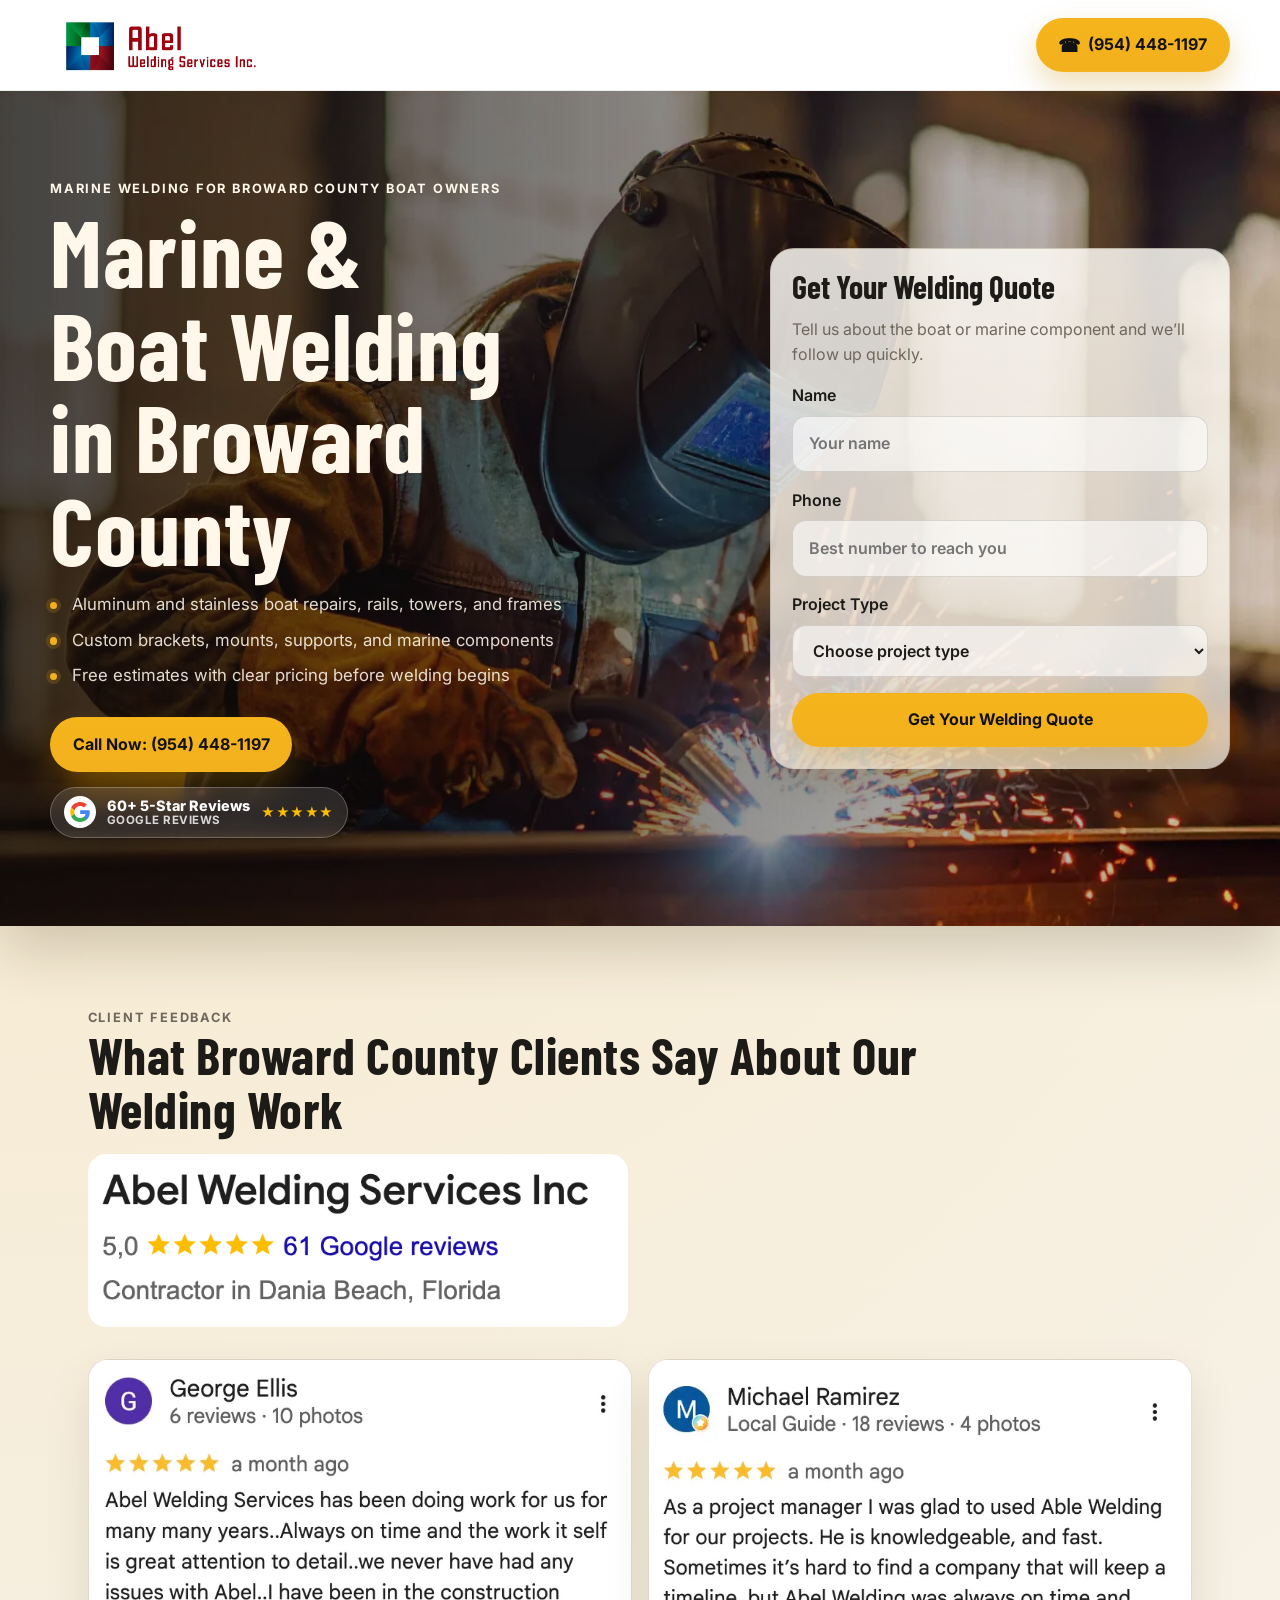
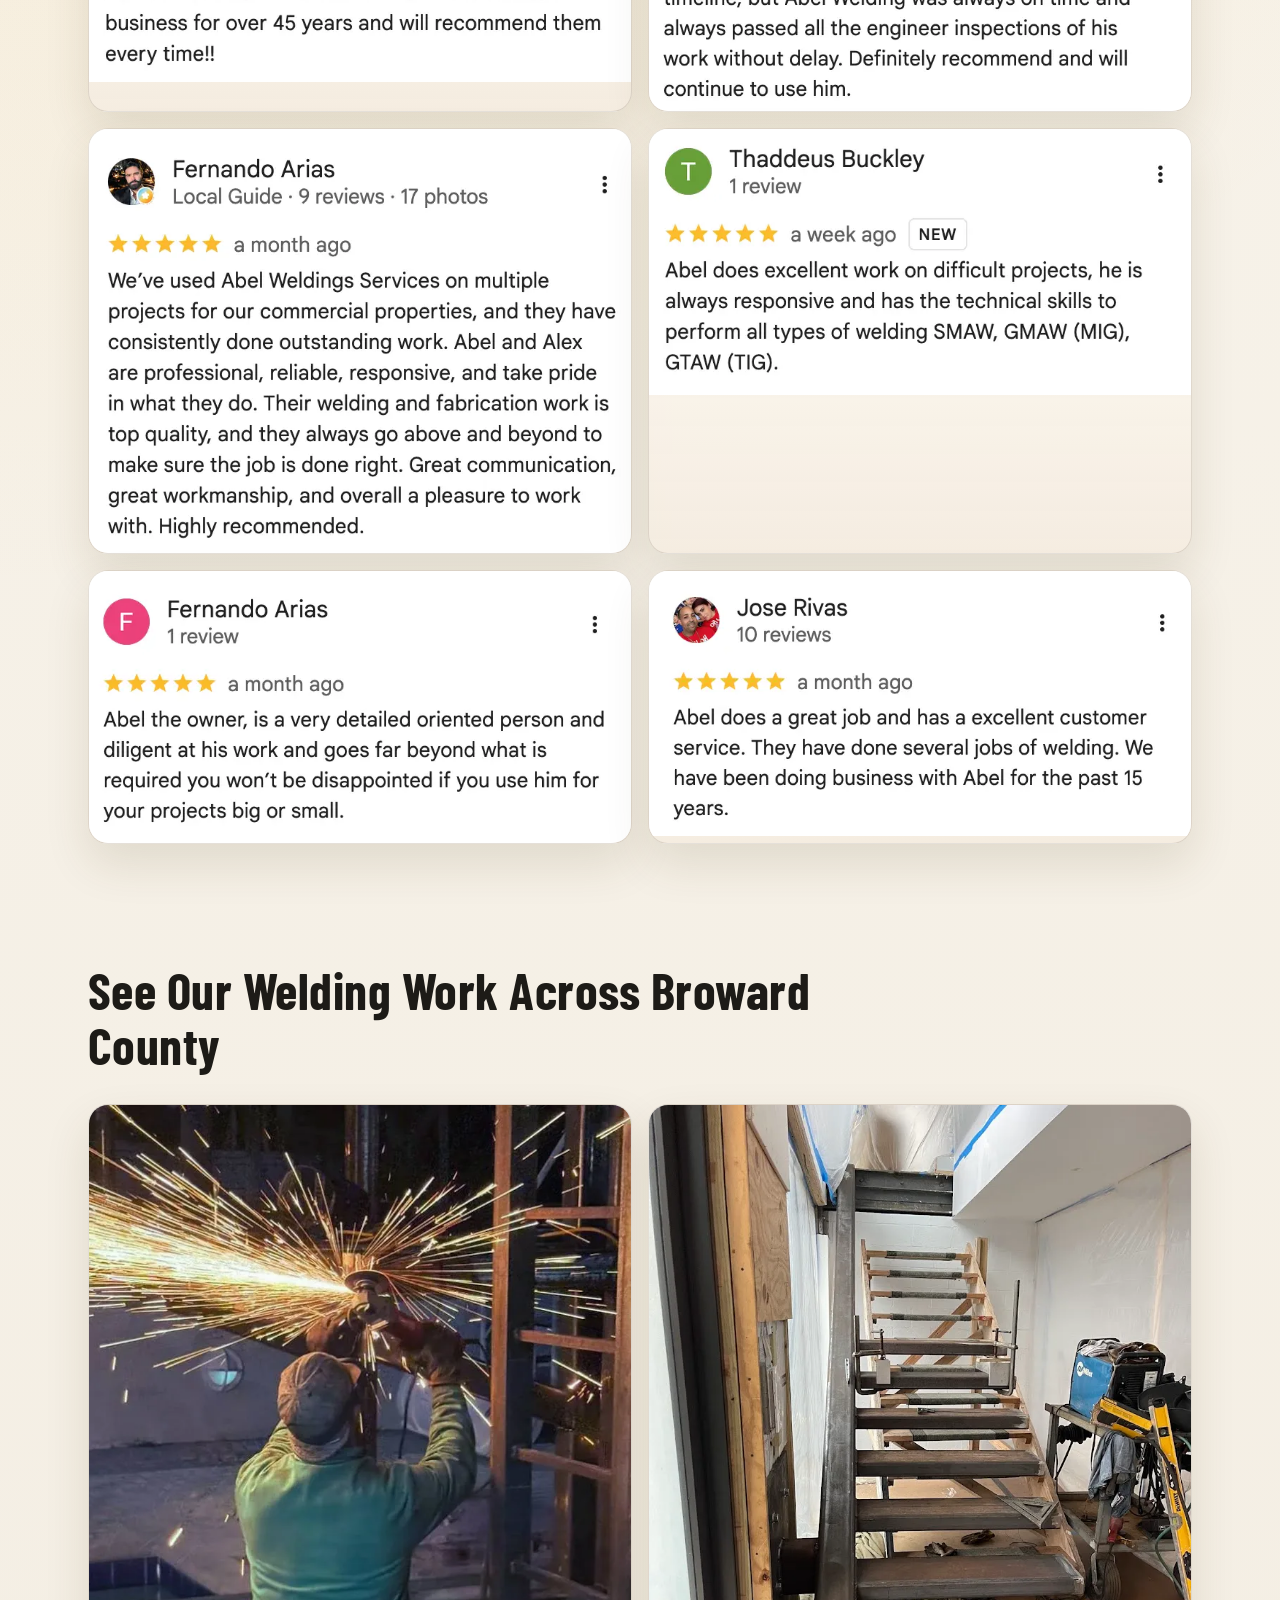
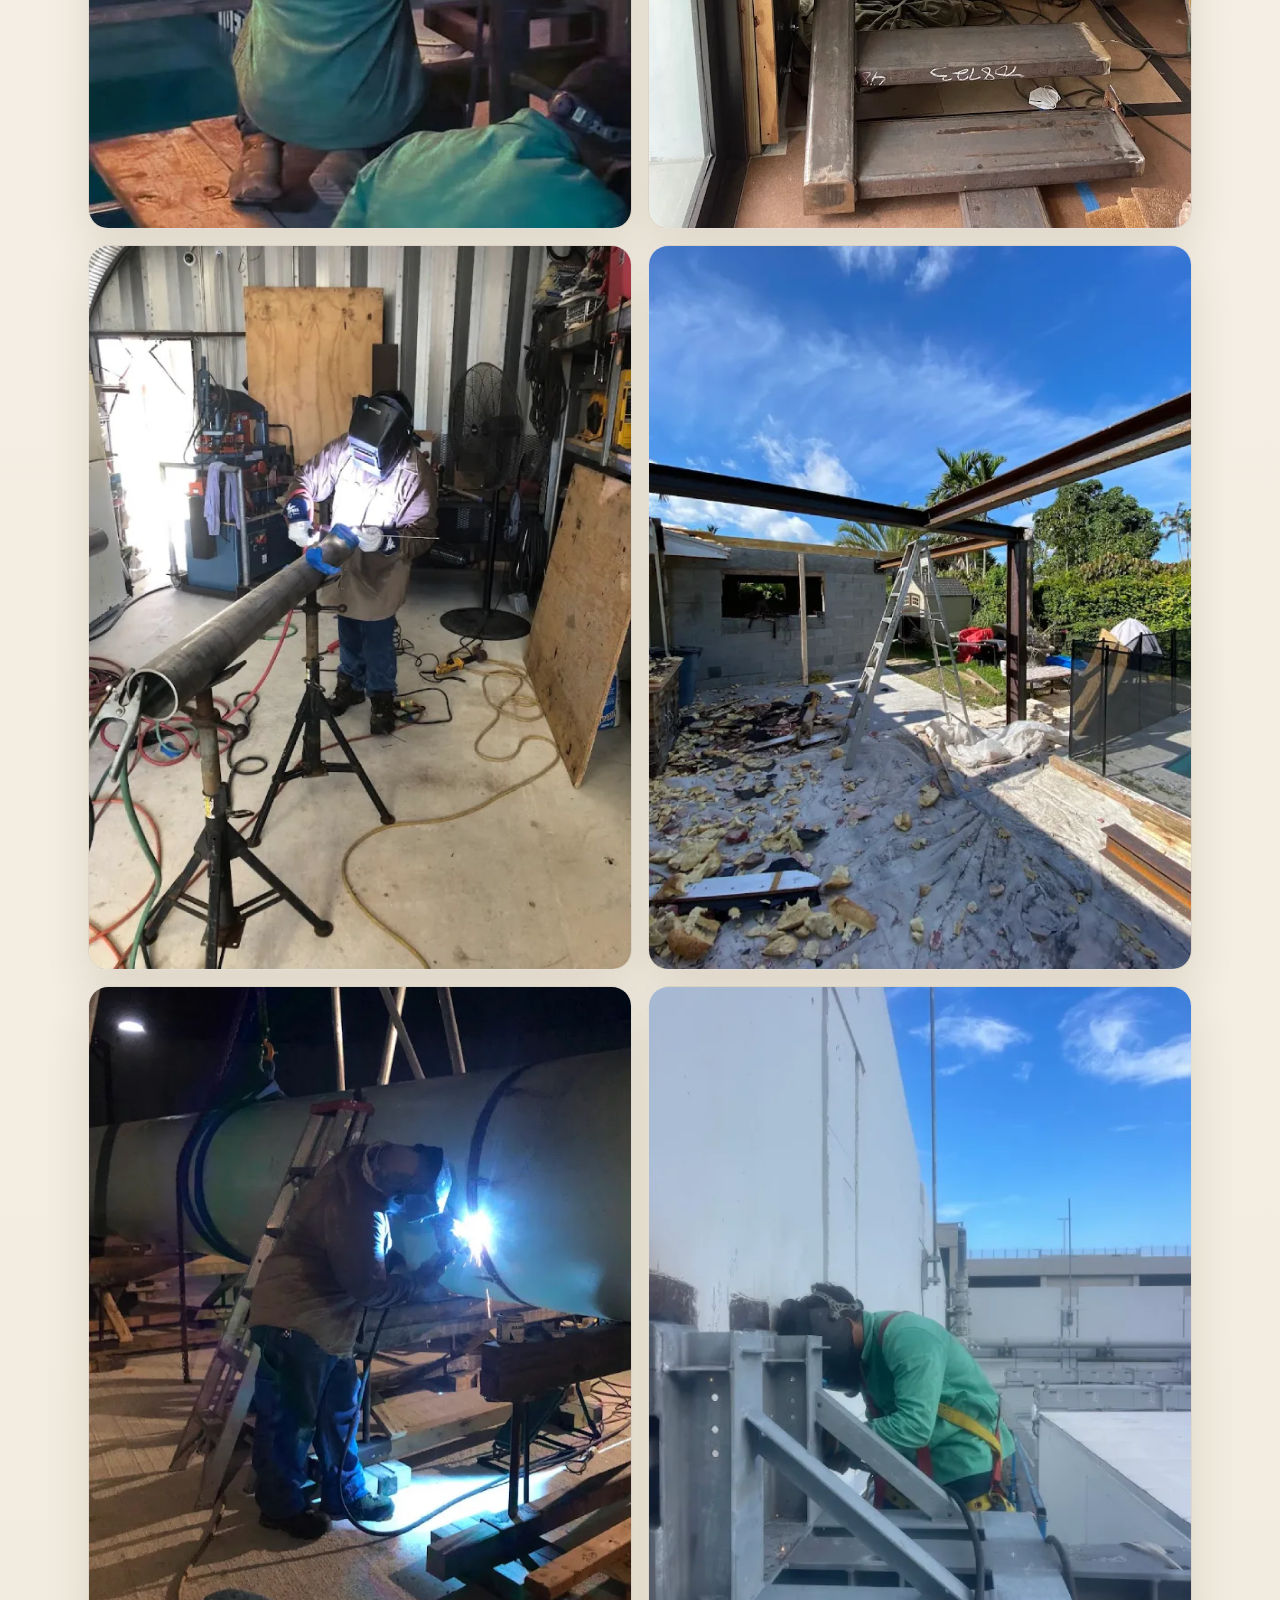
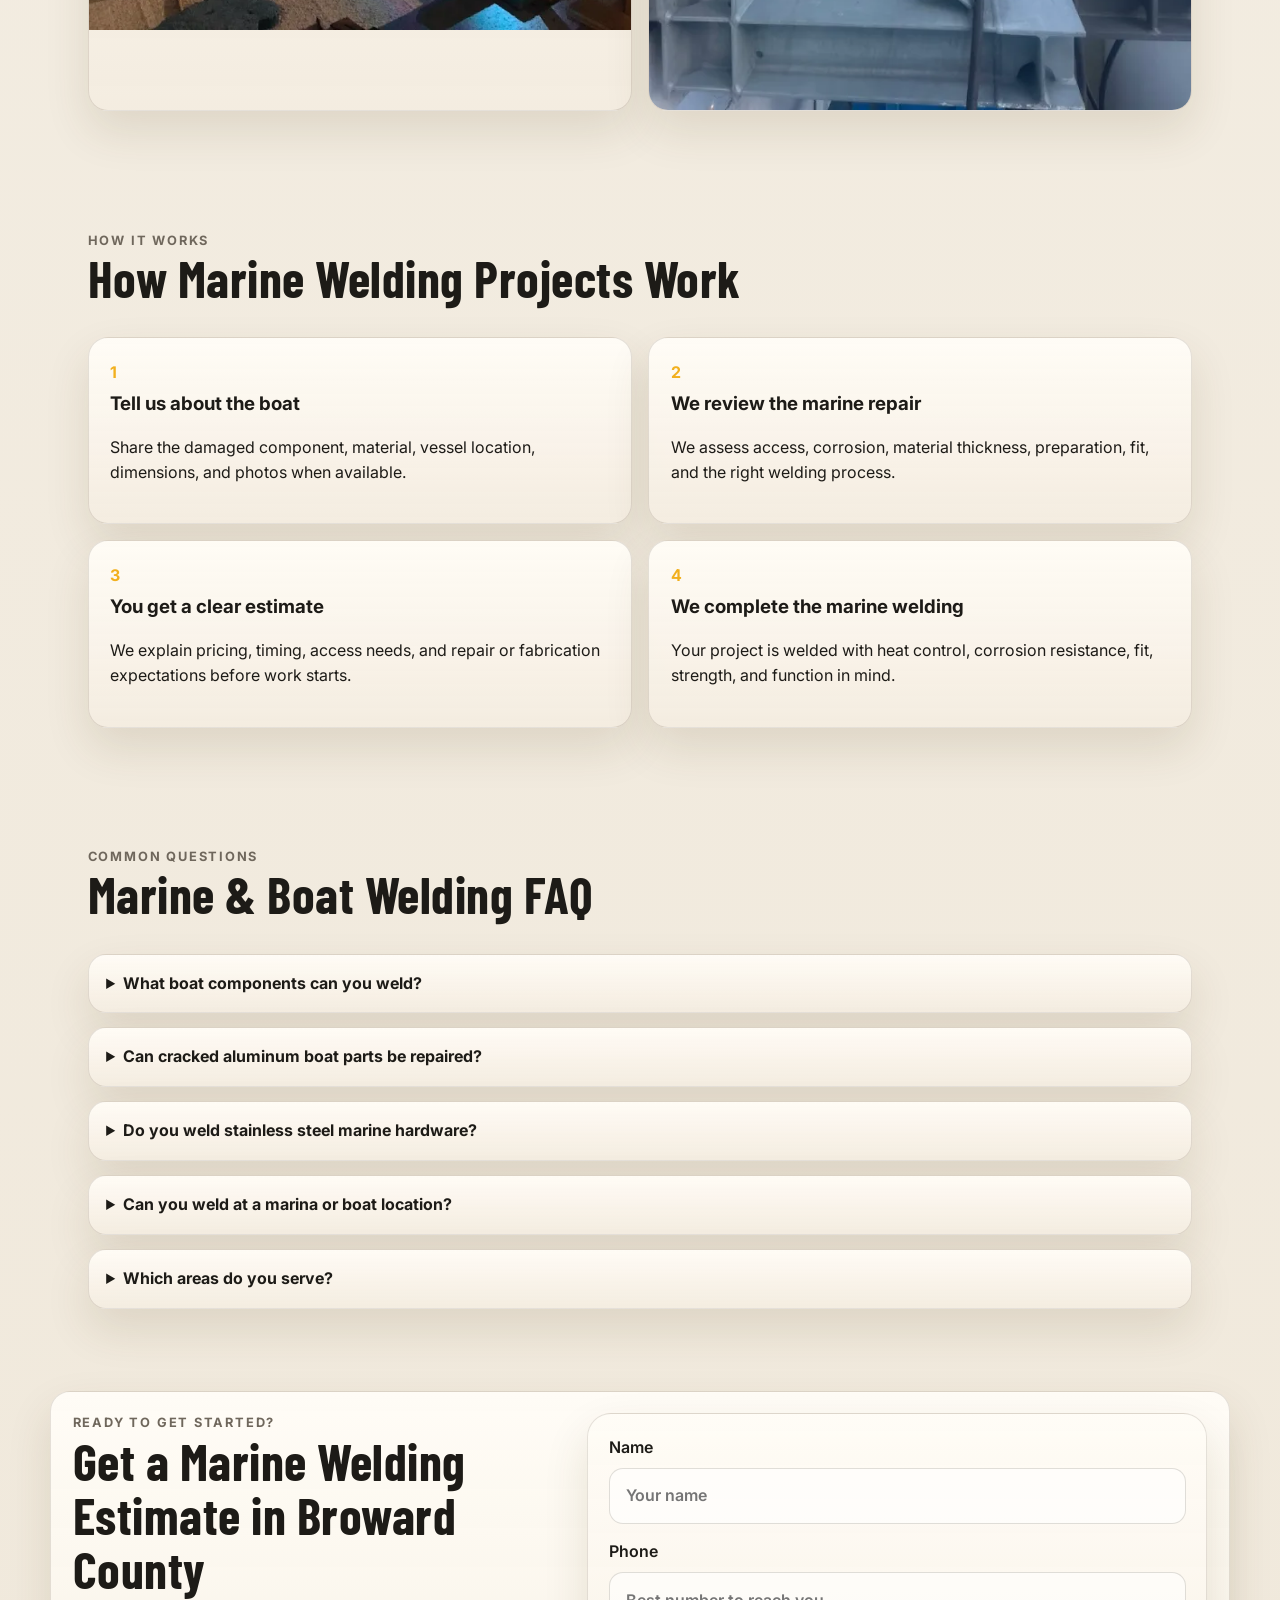
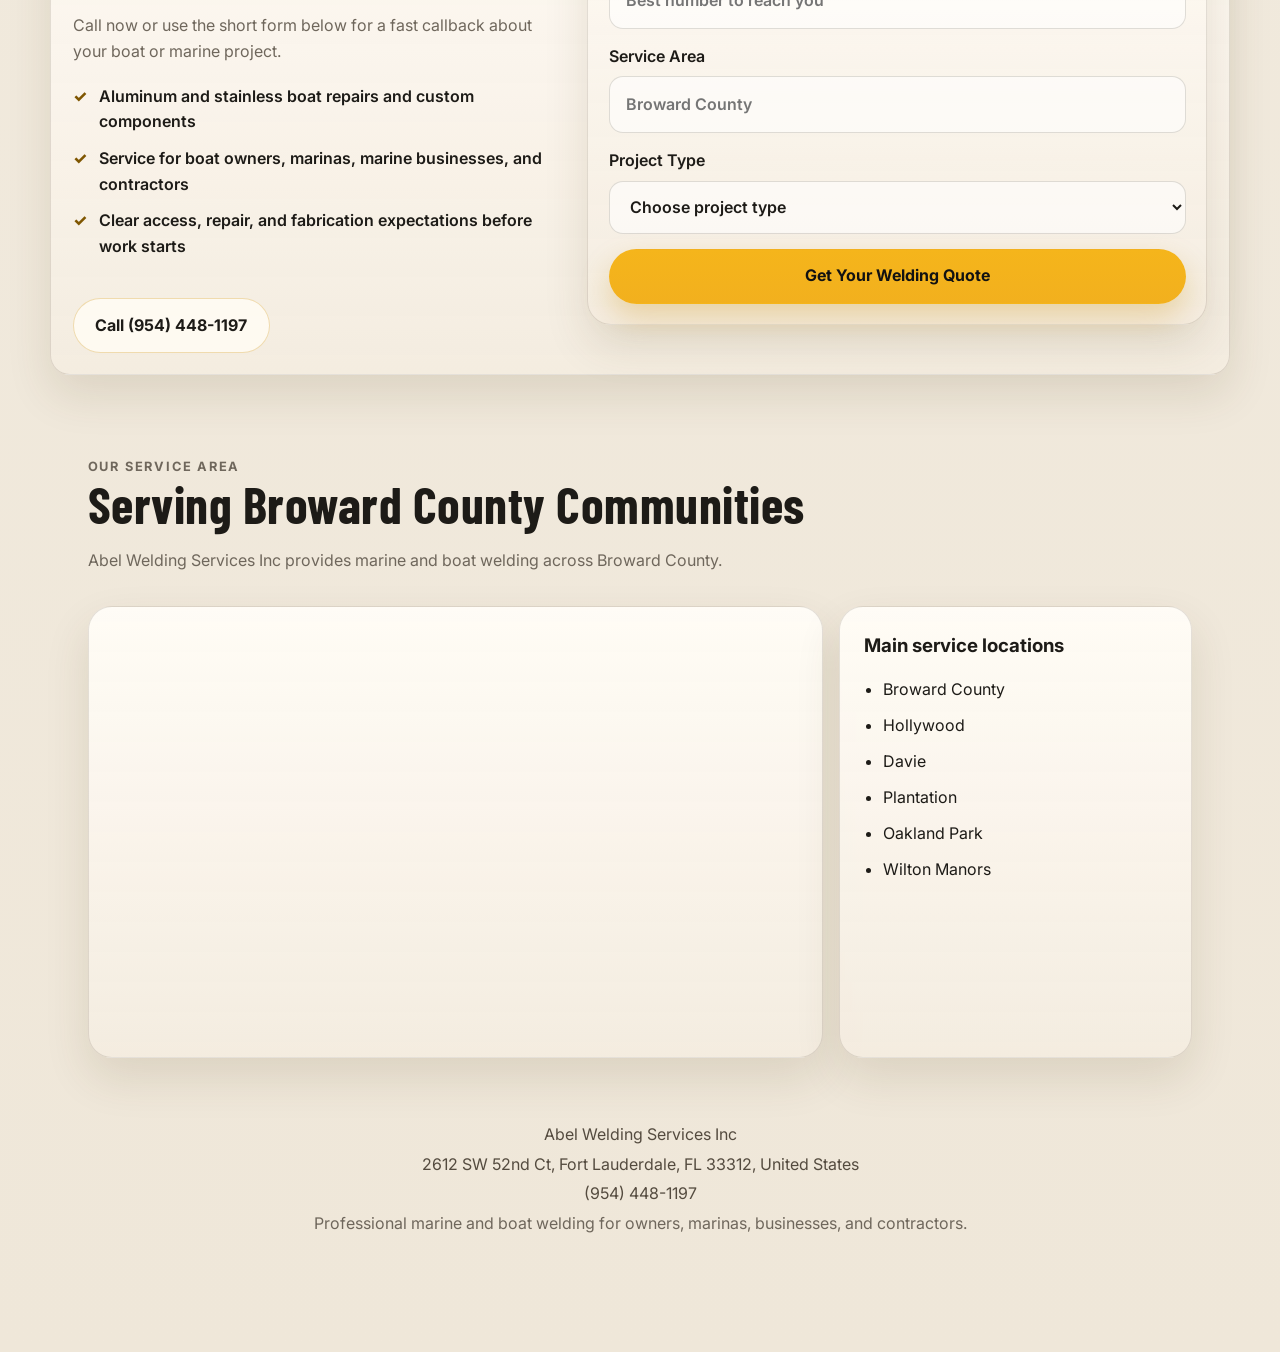
<file: marine-boat-welding/index.html>
<!DOCTYPE html>
<html lang="en">
  <head>
    <!-- Google tag (gtag.js) -->
    <script async src="https://www.googletagmanager.com/gtag/js?id=AW-18290450782"></script>
    <script>
      window.dataLayer = window.dataLayer || [];
      function gtag() { dataLayer.push(arguments); }
      gtag("js", new Date());

      gtag("config", "AW-18290450782");
    </script>
    <script>
      function updateTrackedPhoneNumbers(formatted_number, mobile_number) {
        const phonePattern = /\(?954\)?[-.\s]*448[-.\s]*1197/g;
        document.querySelectorAll('a[href^="tel:"]').forEach((link) => {
          link.href = "tel:" + mobile_number;
          link.textContent = link.textContent.replace(phonePattern, formatted_number);
        });
      }

      gtag("config", "AW-18290450782/YguZCLyflNAcEN7CyJFE", {
        phone_conversion_number: "(954) 448-1197",
        phone_conversion_callback: updateTrackedPhoneNumbers
      });
    </script>
    <meta charset="UTF-8" />
    <!-- Google Tag Manager -->
    <script>
      (function(w, d, s, l, i) {
        w[l] = w[l] || [];
        w[l].push({ "gtm.start": new Date().getTime(), event: "gtm.js" });
        var f = d.getElementsByTagName(s)[0],
          j = d.createElement(s),
          dl = l != "dataLayer" ? "&l=" + l : "";
        j.async = true;
        j.src = "https://www.googletagmanager.com/gtm.js?id=" + i + dl;
        f.parentNode.insertBefore(j, f);
      })(window, document, "script", "dataLayer", "GTM-NHBSQKVM");
    </script>
    <!-- End Google Tag Manager -->
    <meta name="viewport" content="width=device-width, initial-scale=1.0" />
    <title>Marine &amp; Boat Welding Broward County | Abel Welding</title>
    <meta
      name="description"
      content="Marine and boat welding in Broward County for aluminum repairs, rails, towers, brackets, frames, stainless hardware, and custom fabrication. Get a free estimate."
    />
    <link rel="preconnect" href="https://fonts.googleapis.com" />
    <link rel="preconnect" href="https://fonts.gstatic.com" crossorigin />
    <link
      href="https://fonts.googleapis.com/css2?family=Barlow+Condensed:wght@500;600;700&family=Inter:wght@400;500;600;700&display=swap"
      rel="stylesheet"
    />
    <link rel="stylesheet" href="../style.css?v=20261020-4" />
    <script type="application/ld+json">
      {
        "@context": "https://schema.org",
        "@type": "LocalBusiness",
        "name": "Abel Welding Services",
        "image": "",
        "telephone": "(954) 448-1197",
        "areaServed": [
          "Broward County",
          "Wilton Manors",
          "Oakland Park",
          "Plantation",
          "Davie",
          "Pompano Beach"
        ],
        "address": {
          "@type": "PostalAddress",
          "streetAddress": "2612 SW 52nd Ct",
          "addressLocality": "Fort Lauderdale",
          "postalCode": "33312",
          "addressRegion": "FL",
          "addressCountry": "US"
        },
        "priceRange": "$$",
        "url": "https://example.com/marine-boat-welding"
      }
    </script>
  </head>
  <body>
    <header class="topbar">
      <a class="brand" href="../" aria-label="Abel Welding Services home">
        <img src="../abel-logo.webp" alt="Abel Welding Services Inc." />
      </a>
      <a class="call-pill" href="tel:+19544481197" aria-label="Call (954) 448-1197" onclick="gtag('event', 'conversion', {'send_to': 'AW-18290450782/YguZCLyflNAcEN7CyJFE'});"><span class="call-pill-icon" aria-hidden="true">&#9742;</span><span>(954) 448-1197</span></a>
    </header>

    <main>
      <section class="hero">
        <div class="hero-inner">
          <div class="hero-copy">
            <p class="eyebrow">Marine welding for Broward County boat owners</p>
            <h1>Marine &amp; Boat Welding in Broward County</h1>
            <ul class="hero-text hero-bullets">
              <li>Aluminum and stainless boat repairs, rails, towers, and frames</li>
              <li>Custom brackets, mounts, supports, and marine components</li>
              <li>Free estimates with clear pricing before welding begins</li>
            </ul>
            <div class="hero-actions">
              <a class="button button-primary" href="tel:+19544481197" onclick="gtag('event', 'conversion', {'send_to': 'AW-18290450782/YguZCLyflNAcEN7CyJFE'});">Call Now: (954) 448-1197</a>
            </div>
            <a class="hero-google-reviews" href="#client-feedback" aria-label="View our 60 plus five-star Google reviews">
              <span class="google-review-mark" aria-hidden="true">
                <img src="../google-review-logo.svg" alt="" width="20" height="20" />
              </span>
              <span class="google-review-copy">
                <strong>60+ 5-Star Reviews</strong>
                <span>Google Reviews</span>
              </span>
              <span class="google-review-stars" aria-hidden="true">★★★★★</span>
            </a>
          </div>
          <div class="hero-form-wrap">
            <form class="quote-form hero-form-card" name="marine-boat-welding-estimate" method="POST" data-netlify="true" netlify-honeypot="bot-field">
              <input type="hidden" name="form-name" value="marine-boat-welding-estimate" />
              <p class="form-hidden"><label>Don’t fill this out if you're human: <input name="bot-field" type="text" /></label></p>
              <h3>Get Your Welding Quote</h3>
              <p class="hero-form-copy">Tell us about the boat or marine component and we’ll follow up quickly.</p>
              <label>Name<input type="text" name="name" placeholder="Your name" /></label>
              <label>Phone<input type="tel" name="phone" placeholder="Best number to reach you" /></label>
              <label>Project Type
                <select name="project">
                  <option selected>Choose project type</option>
                  <option>Aluminum boat repair</option>
                  <option>Rail, tower, or frame repair</option>
                  <option>Bracket, mount, or support</option>
                  <option>Stainless marine component</option>
                  <option>Custom marine fabrication</option>
                </select>
              </label>
              <button class="button button-primary" type="submit">Get Your Welding Quote</button>
            </form>
          </div>
        </div>
      </section>

      <section class="section testimonials" id="client-feedback">
        <div class="section-heading">
          <p class="eyebrow">Client feedback</p>
          <h2>What Broward County Clients Say About Our Welding Work</h2>
          <img
            class="reviews-summary-image"
            src="../google-reviews-summary.png"
            alt="Abel Welding Services Inc Google reviews summary showing 5.0 stars and 61 Google reviews"
          />
        </div>
        <div class="review-grid">
          <article class="review-card"><img src="../review-1.webp" alt="Google review from George Ellis for Abel Welding Services" /></article>
          <article class="review-card"><img src="../review-2.webp" alt="Google review from Michael Ramirez for Abel Welding Services" /></article>
          <article class="review-card"><img src="../review-3.webp" alt="Google review from Fernando Arias for Abel Welding Services" /></article>
          <article class="review-card"><img src="../review-4.webp" alt="Google review from Thaddeus Buckley for Abel Welding Services" /></article>
          <article class="review-card"><img src="../review-5.webp" alt="Google review from Fernando Arias for Abel Welding Services" /></article>
          <article class="review-card"><img src="../review-6.webp" alt="Google review from Jose Rivas for Abel Welding Services" /></article>
        </div>
      </section>

      <section class="section gallery-section">
        <div class="section-heading">
          <h2>See Our Welding Work Across Broward County</h2>
        </div>
        <div class="gallery-grid">
          <div class="gallery-card"><img src="../abelwelding1.webp" alt="Marine welder fabricating a metal component in Broward County" /></div>
          <div class="gallery-card"><img src="../abelwelding2.webp" alt="Custom welded rail and frame fabrication" /></div>
          <div class="gallery-card"><img src="../abelwelding3.webp" alt="Precision aluminum marine welding in a fabrication shop" /></div>
          <div class="gallery-card"><img src="../abelwelding4.webp" alt="Custom structural frame fabrication project" /></div>
          <div class="gallery-card"><img src="../abelwelding5.webp" alt="Heavy-duty welding on a large metal component" /></div>
          <div class="gallery-card"><img src="../abelwelding6.webp" alt="On-site welding of a custom support structure" /></div>
        </div>
      </section>

      <section class="section process">
        <div class="section-heading">
          <p class="eyebrow">How it works</p>
          <h2>How Marine Welding Projects Work</h2>
        </div>
        <div class="process-grid">
          <article class="process-card"><span>1</span><h3>Tell us about the boat</h3><p>Share the damaged component, material, vessel location, dimensions, and photos when available.</p></article>
          <article class="process-card"><span>2</span><h3>We review the marine repair</h3><p>We assess access, corrosion, material thickness, preparation, fit, and the right welding process.</p></article>
          <article class="process-card"><span>3</span><h3>You get a clear estimate</h3><p>We explain pricing, timing, access needs, and repair or fabrication expectations before work starts.</p></article>
          <article class="process-card"><span>4</span><h3>We complete the marine welding</h3><p>Your project is welded with heat control, corrosion resistance, fit, strength, and function in mind.</p></article>
        </div>
      </section>

      <section class="section faq">
        <div class="section-heading">
          <p class="eyebrow">Common questions</p>
          <h2>Marine &amp; Boat Welding FAQ</h2>
        </div>
        <div class="faq-list">
          <details><summary>What boat components can you weld?</summary><p>Common projects include aluminum frames, rails, towers, brackets, mounts, supports, deck hardware, and custom marine components.</p></details>
          <details><summary>Can cracked aluminum boat parts be repaired?</summary><p>Many cracked aluminum components can be repaired after proper cleaning, preparation, and assessment of corrosion and surrounding material.</p></details>
          <details><summary>Do you weld stainless steel marine hardware?</summary><p>Yes. We can assess stainless rails, frames, supports, brackets, and other marine components for repair or replacement fabrication.</p></details>
          <details><summary>Can you weld at a marina or boat location?</summary><p>Mobile service may be available depending on access, safety, power, weather, marina requirements, and the scope of work.</p></details>
          <details><summary>Which areas do you serve?</summary><p>Service areas across Broward County include Davie, Plantation, Oakland Park, Wilton Manors, Hollywood, and nearby communities.</p></details>
        </div>
      </section>

      <div id="quote-anchor"></div>
      <section class="section final-cta" id="quote">
        <div class="section-heading">
          <p class="eyebrow">Ready to get started?</p>
          <h2>Get a Marine Welding Estimate in Broward County</h2>
          <p>Call now or use the short form below for a fast callback about your boat or marine project.</p>
          <ul class="cta-checklist">
            <li>Aluminum and stainless boat repairs and custom components</li>
            <li>Service for boat owners, marinas, marine businesses, and contractors</li>
            <li>Clear access, repair, and fabrication expectations before work starts</li>
          </ul>
          <a class="button button-secondary cta-call-button" href="tel:+19544481197" onclick="gtag('event', 'conversion', {'send_to': 'AW-18290450782/YguZCLyflNAcEN7CyJFE'});">Call (954) 448-1197</a>
        </div>
        <div class="final-grid">
          <form class="quote-form" name="marine-boat-welding-estimate" method="POST" data-netlify="true" netlify-honeypot="bot-field">
            <input type="hidden" name="form-name" value="marine-boat-welding-estimate" />
            <p class="form-hidden"><label>Don’t fill this out if you're human: <input name="bot-field" type="text" /></label></p>
            <label>Name<input type="text" name="name" placeholder="Your name" /></label>
            <label>Phone<input type="tel" name="phone" placeholder="Best number to reach you" /></label>
            <label>Service Area<input type="text" name="city" placeholder="Broward County" /></label>
            <label>Project Type
              <select name="project">
                <option selected>Choose project type</option>
                <option>Aluminum boat repair</option>
                <option>Rail, tower, or frame repair</option>
                <option>Bracket, mount, or support</option>
                <option>Stainless marine component</option>
                <option>Custom marine fabrication</option>
              </select>
            </label>
            <button class="button button-primary" type="submit">Get Your Welding Quote</button>
          </form>
        </div>
      </section>

      <section class="section service-area-section">
        <div class="section-heading">
          <p class="eyebrow">Our service area</p>
          <h2>Serving Broward County Communities</h2>
          <p>Abel Welding Services Inc provides marine and boat welding across Broward County.</p>
        </div>
        <div class="service-area-layout">
          <div class="map-embed">
            <iframe
              src="https://www.google.com/maps/embed?pb=!1m18!1m12!1m3!1d6071.807202824971!2d-80.17773342303232!3d26.05711289633268!2m3!1f0!2f0!3f0!3m2!1i1024!2i768!4f13.1!3m3!1m2!1s0x88d9abd3e7304d5f%3A0xb630e81242011269!2sAbel%20Welding%20Services%20Inc!5e1!3m2!1sen!2sua!4v1783951540785!5m2!1sen!2sua"
              width="600"
              height="450"
              style="border: 0"
              allowfullscreen=""
              loading="lazy"
              referrerpolicy="strict-origin-when-cross-origin"
              title="Abel Welding Services Inc map"
            ></iframe>
          </div>
          <div class="location-list-card">
            <h3>Main service locations</h3>
            <ul class="location-list">
              <li>Broward County</li>
              <li>Hollywood</li>
              <li>Davie</li>
              <li>Plantation</li>
              <li>Oakland Park</li>
              <li>Wilton Manors</li>
            </ul>
          </div>
        </div>
      </section>
    </main>

    <footer class="footer">
      <p>Abel Welding Services Inc</p>
      <p>2612 SW 52nd Ct, Fort Lauderdale, FL 33312, United States</p>
      <p><a href="tel:+19544481197" onclick="gtag('event', 'conversion', {'send_to': 'AW-18290450782/YguZCLyflNAcEN7CyJFE'});">(954) 448-1197</a></p>
      <p class="footer-note">Professional marine and boat welding for owners, marinas, businesses, and contractors.</p>
    </footer>

    <div class="desktop-estimate-widget">
      <div class="desktop-estimate-widget-card">
        <p>Get Estimate</p>
        <p>Need marine or boat welding? Jump to the form or call now for a fast response.</p>
        <div class="desktop-estimate-actions">
          <a class="button button-primary" href="#quote-anchor">Request Estimate</a>
          <a class="button button-secondary" href="tel:+19544481197" onclick="gtag('event', 'conversion', {'send_to': 'AW-18290450782/YguZCLyflNAcEN7CyJFE'});">Call (954) 448-1197</a>
        </div>
      </div>
    </div>

    <div class="mobile-cta">
      <a href="tel:+19544481197" onclick="gtag('event', 'conversion', {'send_to': 'AW-18290450782/YguZCLyflNAcEN7CyJFE'});">Call Now: (954) 448-1197</a>
    </div>
    <script src="../form-tracking.js"></script>
    <script>
      const heroSection = document.querySelector(".hero");
      const desktopEstimateWidget = document.querySelector(".desktop-estimate-widget");
      const mobileCta = document.querySelector(".mobile-cta");

      function updateDesktopEstimateWidget() {
        if (!desktopEstimateWidget) return;

        if (window.innerWidth <= 980) {
          desktopEstimateWidget.classList.remove("is-visible");
          return;
        }

        if (!heroSection) {
          desktopEstimateWidget.classList.add("is-visible");
          return;
        }

        const heroBottom = heroSection.getBoundingClientRect().bottom;
        desktopEstimateWidget.classList.toggle("is-visible", heroBottom <= 0);
      }

      function updateMobileCta() {
        if (!mobileCta) return;

        if (window.innerWidth > 720) {
          mobileCta.classList.remove("is-visible");
          return;
        }

        const scrollableHeight = document.documentElement.scrollHeight - window.innerHeight;
        const threshold = Math.max(scrollableHeight * 0.1, 80);
        mobileCta.classList.toggle("is-visible", window.scrollY > threshold);
      }

      updateDesktopEstimateWidget();
      updateMobileCta();
      window.addEventListener("scroll", updateDesktopEstimateWidget, { passive: true });
      window.addEventListener("scroll", updateMobileCta, { passive: true });
      window.addEventListener("resize", updateDesktopEstimateWidget);
      window.addEventListener("resize", updateMobileCta);
    </script>
  </body>
</html>
</file>
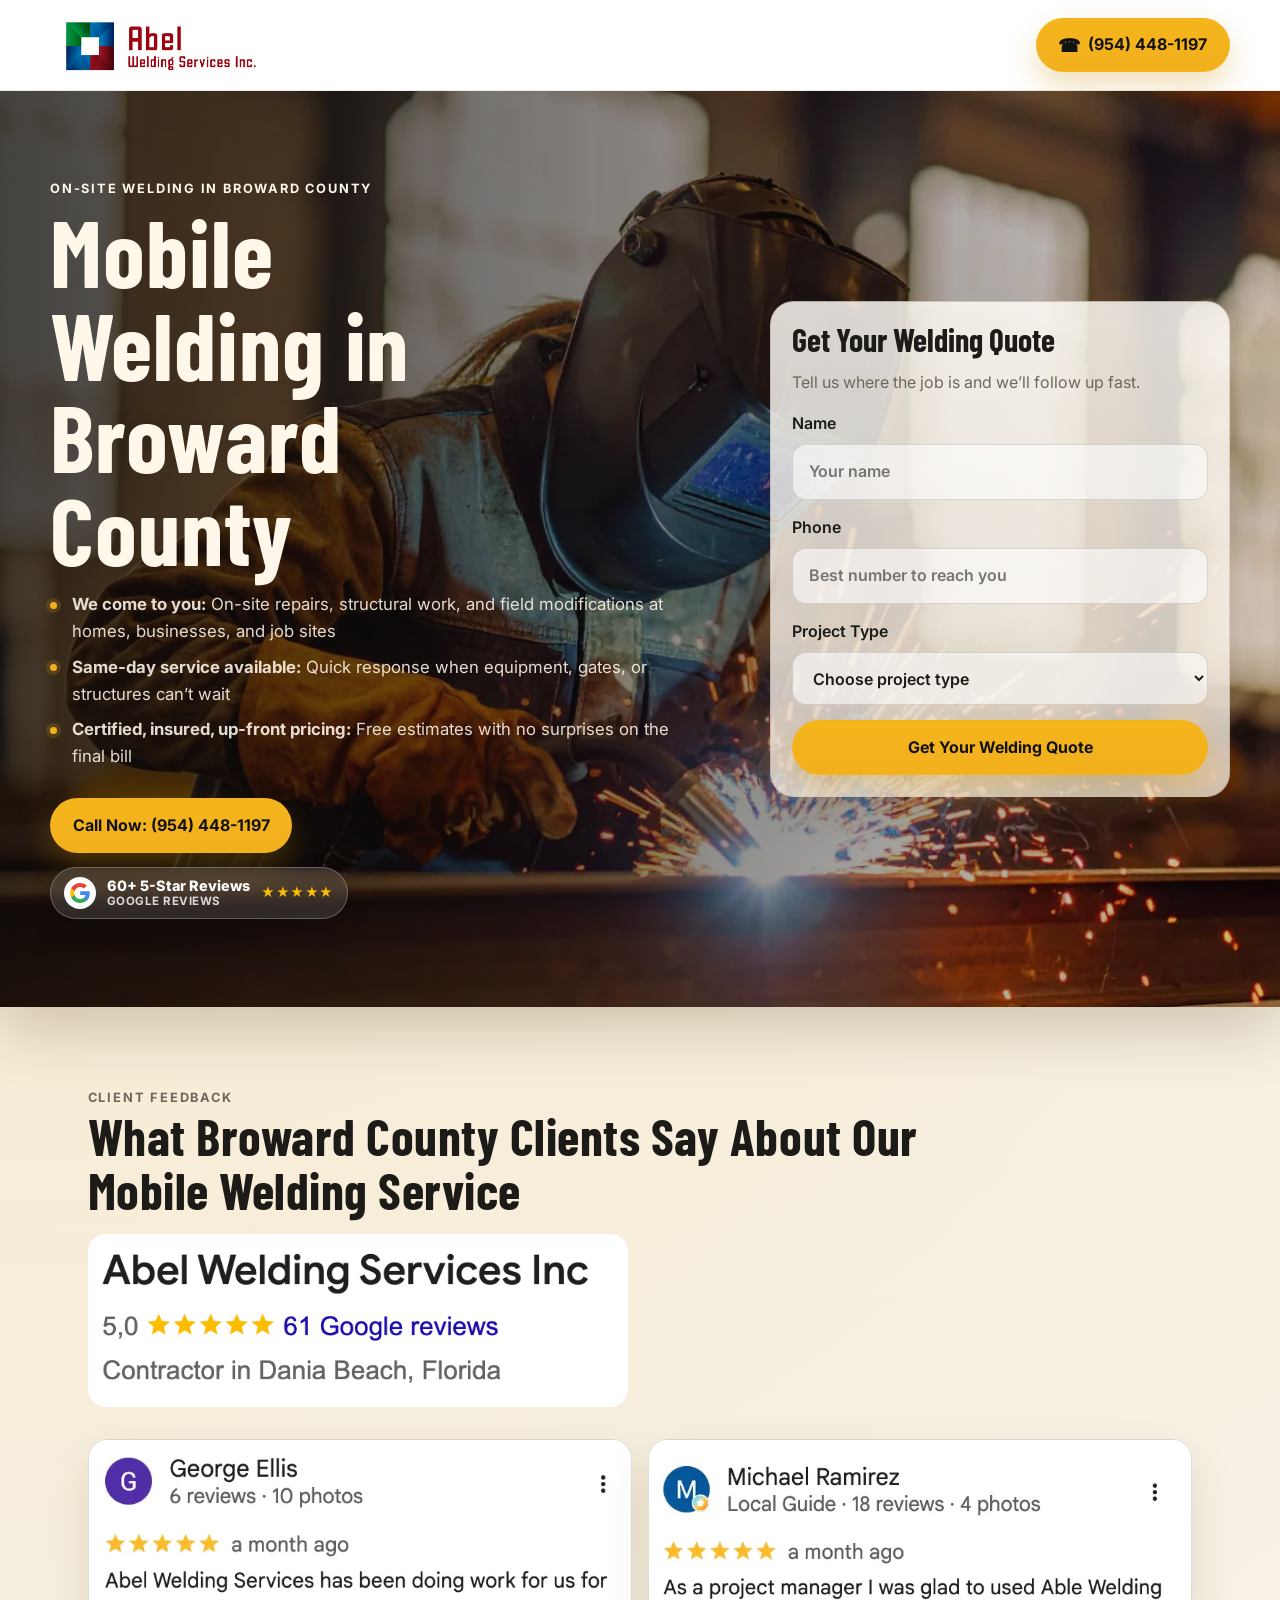
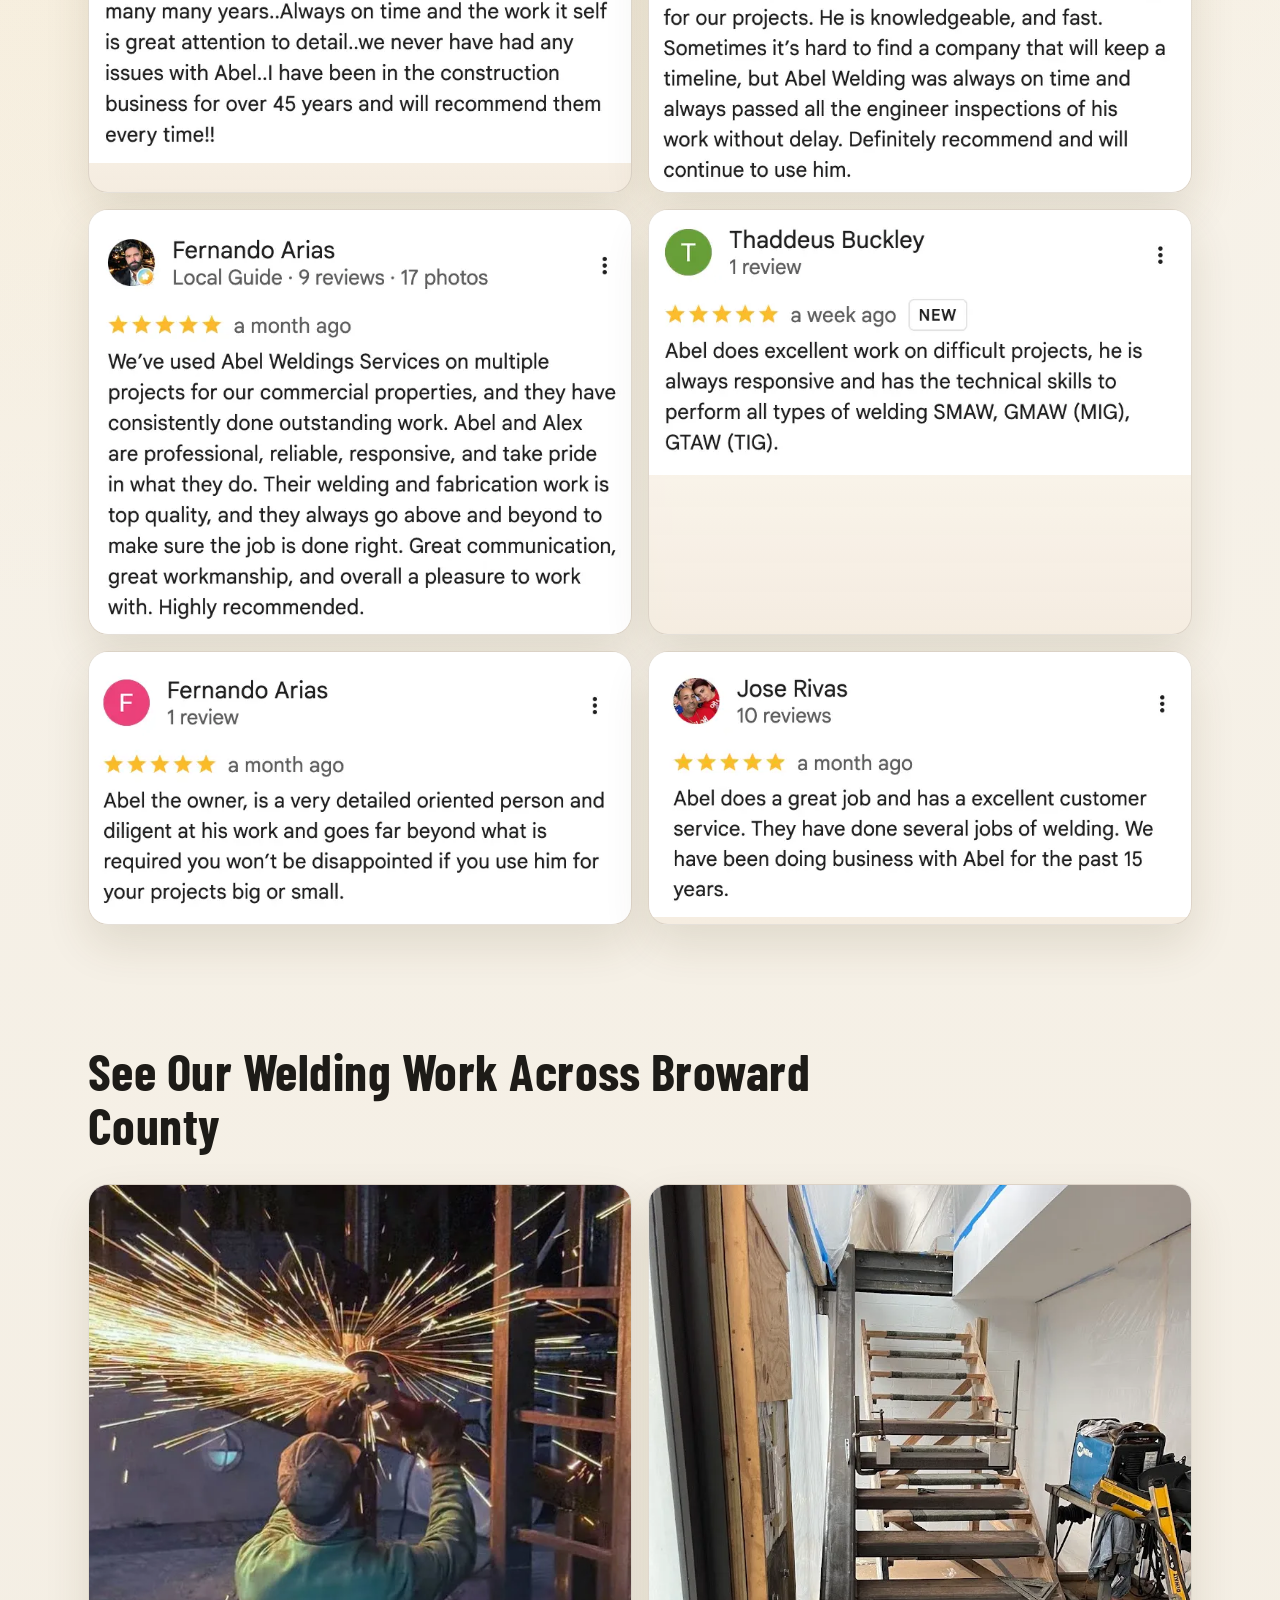
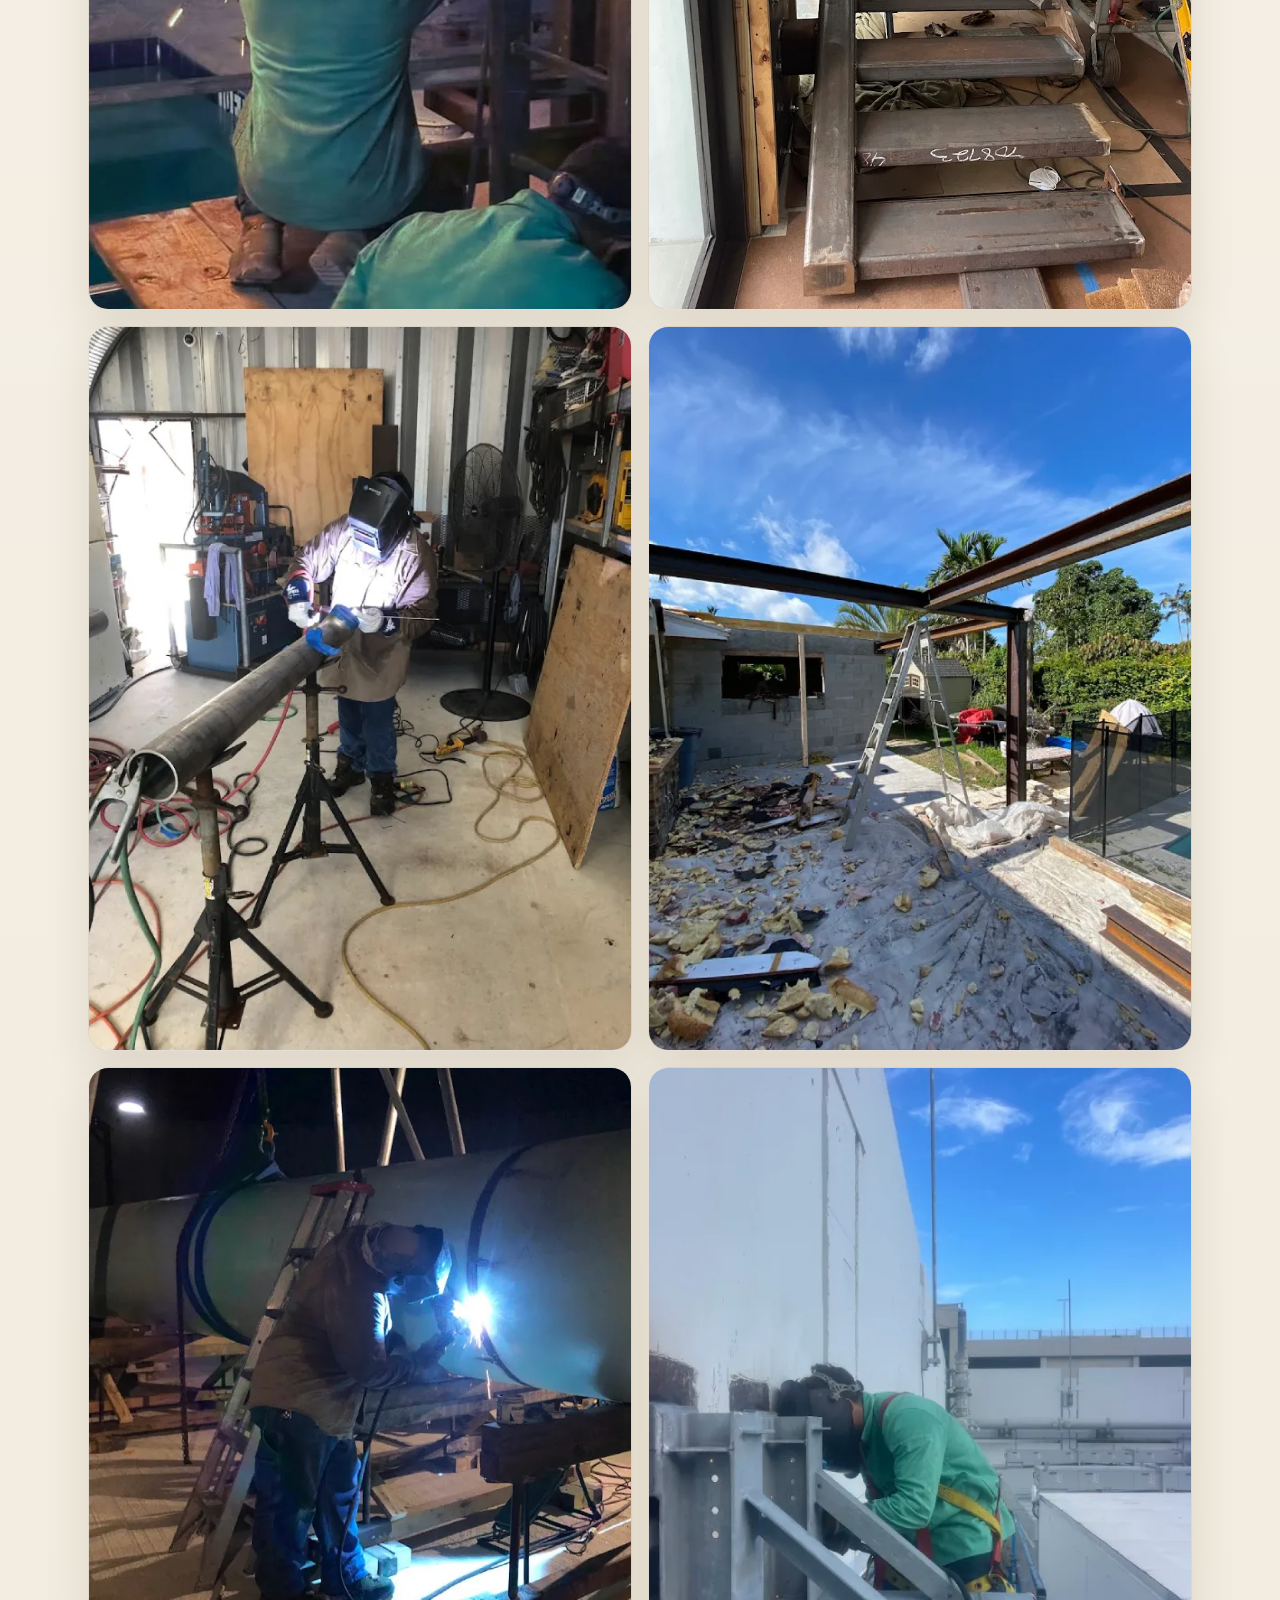
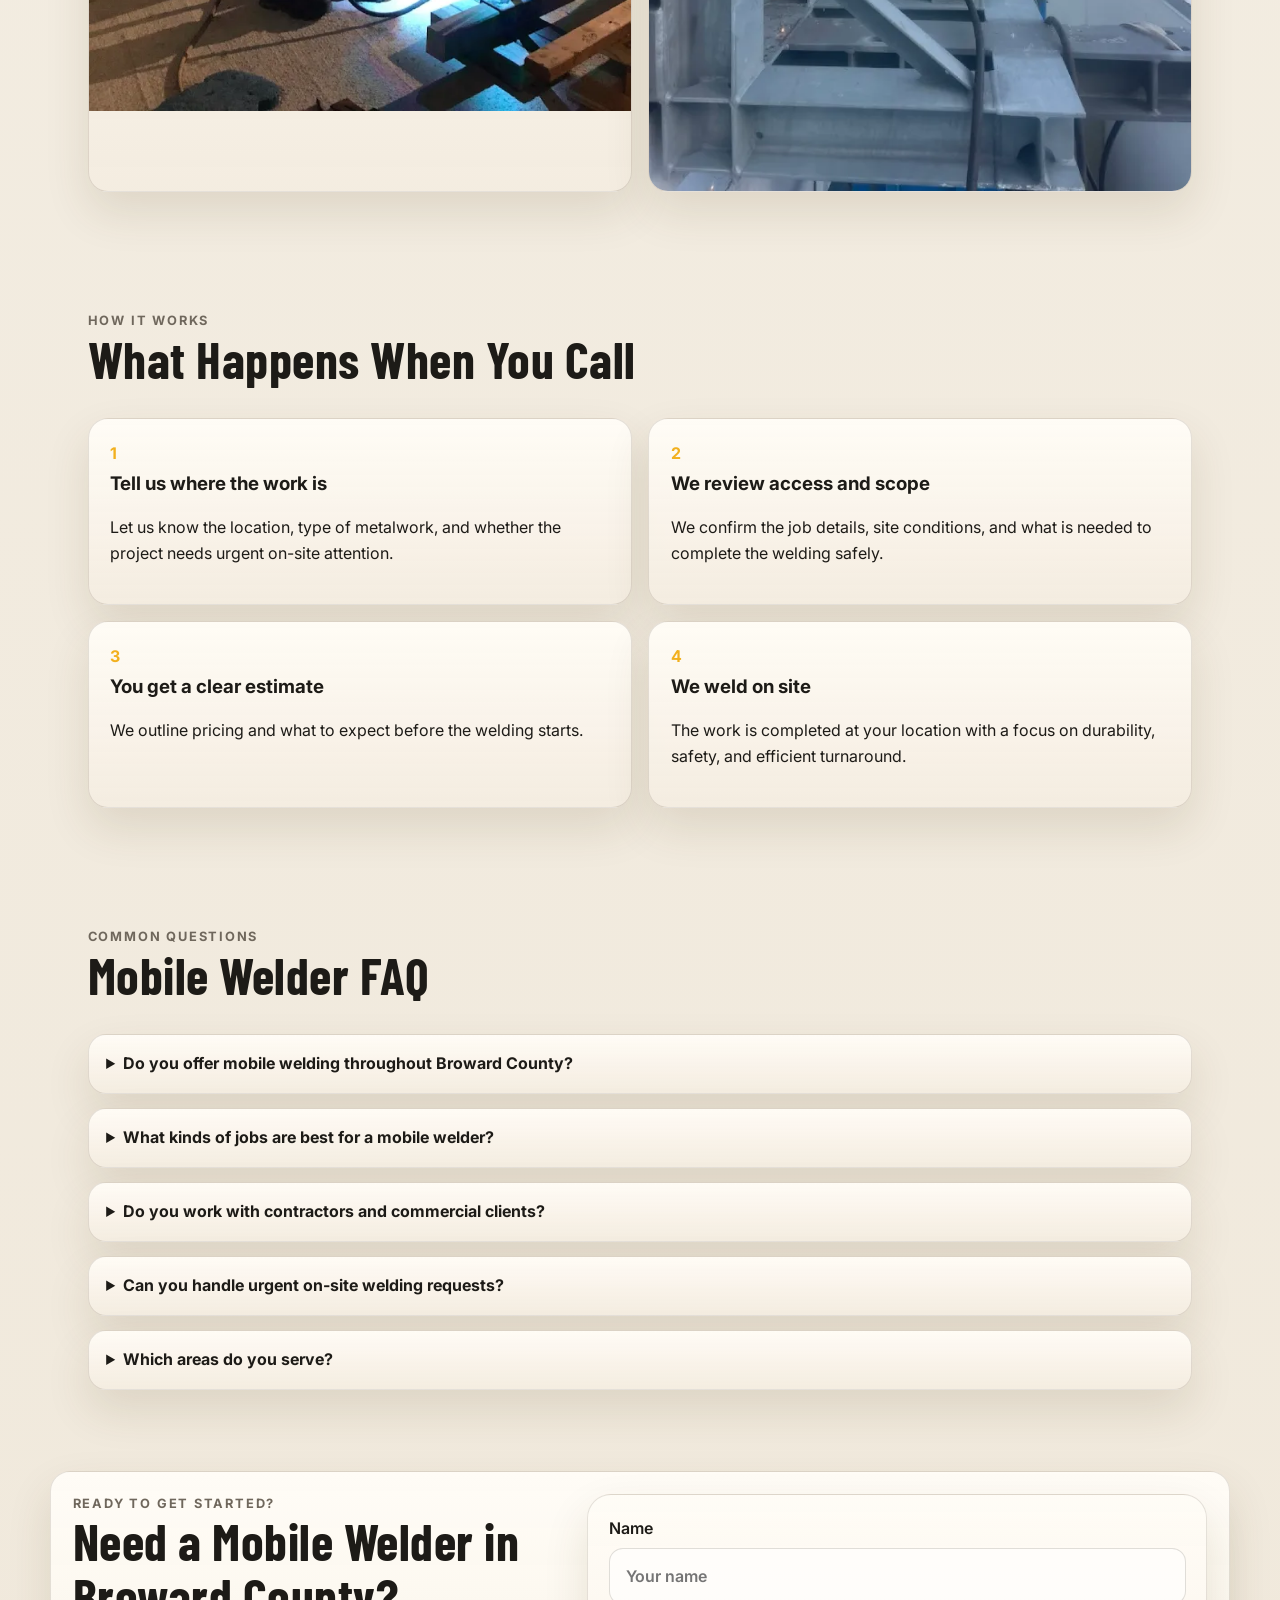
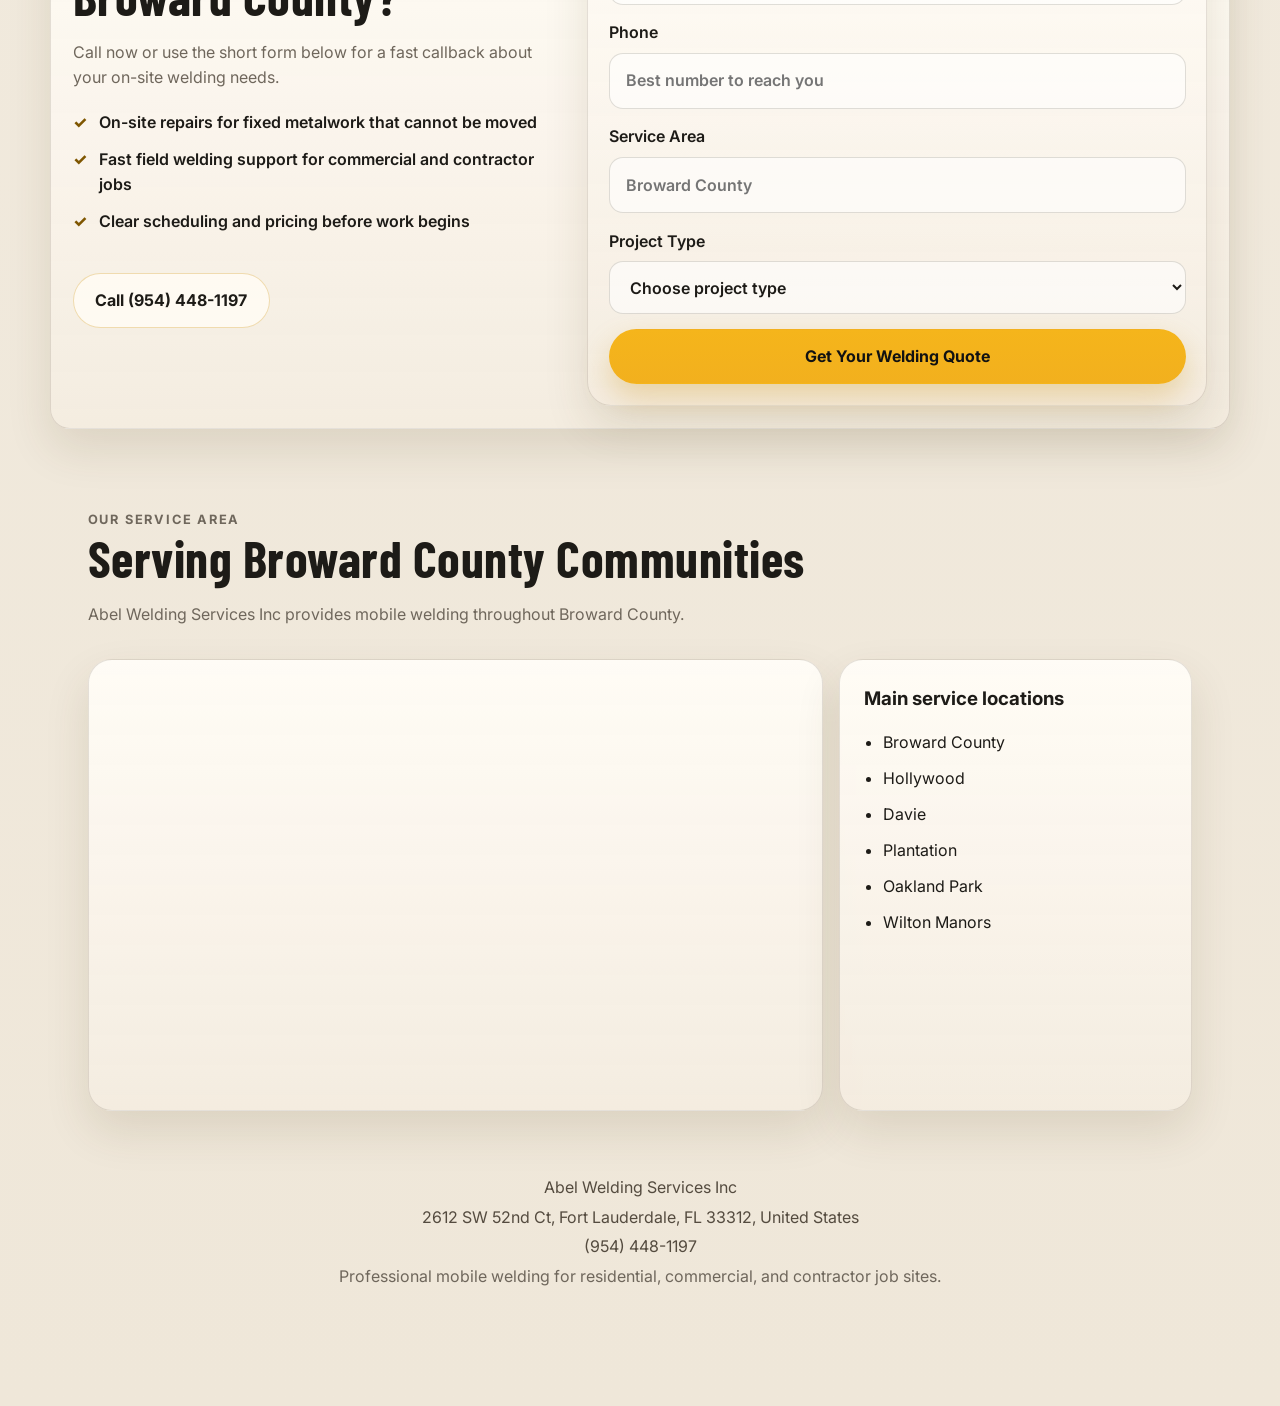
<file: mobile-welder/index.html>
<!DOCTYPE html>
<html lang="en">
  <head>
    <!-- Google tag (gtag.js) -->
    <script async src="https://www.googletagmanager.com/gtag/js?id=AW-18290450782"></script>
    <script>
      window.dataLayer = window.dataLayer || [];
      function gtag() { dataLayer.push(arguments); }
      gtag("js", new Date());

      gtag("config", "AW-18290450782");
    </script>
    <script>
      function updateTrackedPhoneNumbers(formatted_number, mobile_number) {
        const phonePattern = /\(?954\)?[-.\s]*448[-.\s]*1197/g;
        document.querySelectorAll('a[href^="tel:"]').forEach((link) => {
          link.href = "tel:" + mobile_number;
          link.textContent = link.textContent.replace(phonePattern, formatted_number);
        });
      }

      gtag("config", "AW-18290450782/YguZCLyflNAcEN7CyJFE", {
        phone_conversion_number: "(954) 448-1197",
        phone_conversion_callback: updateTrackedPhoneNumbers
      });
    </script>
    <meta charset="UTF-8" />
    <!-- Google Tag Manager -->
    <script>
      (function(w, d, s, l, i) {
        w[l] = w[l] || [];
        w[l].push({ "gtm.start": new Date().getTime(), event: "gtm.js" });
        var f = d.getElementsByTagName(s)[0],
          j = d.createElement(s),
          dl = l != "dataLayer" ? "&l=" + l : "";
        j.async = true;
        j.src = "https://www.googletagmanager.com/gtm.js?id=" + i + dl;
        f.parentNode.insertBefore(j, f);
      })(window, document, "script", "dataLayer", "GTM-NHBSQKVM");
    </script>
    <!-- End Google Tag Manager -->
    <meta name="viewport" content="width=device-width, initial-scale=1.0" />
    <title>Mobile Welder Broward County | Abel Welding Services</title>
    <meta
      name="description"
      content="Need a mobile welder in Broward County? Abel Welding Services provides on-site welding for repairs, fabrication support, structural work, gates, railings, and commercial jobs."
    />
    <link rel="preconnect" href="https://fonts.googleapis.com" />
    <link rel="preconnect" href="https://fonts.gstatic.com" crossorigin />
    <link
      href="https://fonts.googleapis.com/css2?family=Barlow+Condensed:wght@500;600;700&family=Inter:wght@400;500;600;700&display=swap"
      rel="stylesheet"
    />
    <link rel="stylesheet" href="../style.css?v=20261020-4" />
    <script type="application/ld+json">
      {
        "@context": "https://schema.org",
        "@type": "LocalBusiness",
        "name": "Abel Welding Services",
        "image": "",
        "telephone": "(954) 448-1197",
        "areaServed": [
          "Broward County",
          "Wilton Manors",
          "Oakland Park",
          "Plantation",
          "Davie",
          "Pompano Beach"
        ],
        "address": {
          "@type": "PostalAddress",
          "streetAddress": "2612 SW 52nd Ct",
          "addressLocality": "Fort Lauderdale",
          "postalCode": "33312",
          "addressRegion": "FL",
          "addressCountry": "US"
        },
        "priceRange": "$$",
        "url": "https://example.com/mobile-welder"
      }
    </script>
  </head>
  <body>
    <header class="topbar">
      <a class="brand" href="../" aria-label="Abel Welding Services home">
        <img src="../abel-logo.webp" alt="Abel Welding Services Inc." />
      </a>
      <a class="call-pill" href="tel:+19544481197" aria-label="Call (954) 448-1197" onclick="gtag('event', 'conversion', {'send_to': 'AW-18290450782/YguZCLyflNAcEN7CyJFE'});"><span class="call-pill-icon" aria-hidden="true">&#9742;</span><span>(954) 448-1197</span></a>
    </header>

    <main>
      <section class="hero">
        <div class="hero-inner">
          <div class="hero-copy">
            <p class="eyebrow">On-site welding in Broward County</p>
            <h1>Mobile Welding in Broward County</h1>
            <ul class="hero-text hero-bullets">
              <li><strong>We come to you:</strong> On-site repairs, structural work, and field modifications at homes, businesses, and job sites</li>
              <li><strong>Same-day service available:</strong> Quick response when equipment, gates, or structures can’t wait</li>
              <li><strong>Certified, insured, up-front pricing:</strong> Free estimates with no surprises on the final bill</li>
            </ul>
            <div class="hero-actions">
              <a class="button button-primary" href="tel:+19544481197" onclick="gtag('event', 'conversion', {'send_to': 'AW-18290450782/YguZCLyflNAcEN7CyJFE'});">Call Now: (954) 448-1197</a>
            </div>
            <a class="hero-google-reviews" href="#client-feedback" aria-label="View our 60 plus five-star Google reviews">
              <span class="google-review-mark" aria-hidden="true">
                <img src="../google-review-logo.svg" alt="" width="20" height="20" />
              </span>
              <span class="google-review-copy">
                <strong>60+ 5-Star Reviews</strong>
                <span>Google Reviews</span>
              </span>
              <span class="google-review-stars" aria-hidden="true">★★★★★</span>
            </a>
          </div>
          <div class="hero-form-wrap">
            <form class="quote-form hero-form-card" name="mobile-welder-estimate" method="POST" data-netlify="true" netlify-honeypot="bot-field">
              <input type="hidden" name="form-name" value="mobile-welder-estimate" />
              <p class="form-hidden"><label>Don’t fill this out if you're human: <input name="bot-field" type="text" /></label></p>
              <h3>Get Your Welding Quote</h3>
              <p class="hero-form-copy">Tell us where the job is and we’ll follow up fast.</p>
              <label>Name<input type="text" name="name" placeholder="Your name" /></label>
              <label>Phone<input type="tel" name="phone" placeholder="Best number to reach you" /></label>
              <label>Project Type
                <select name="project">
                  <option selected>Choose project type</option>
                  <option>On-site repair</option>
                  <option>Construction welding support</option>
                  <option>Structural field welding</option>
                  <option>Commercial property welding</option>
                  <option>Gate, fence, or railing welding</option>
                </select>
              </label>
              <button class="button button-primary" type="submit">Get Your Welding Quote</button>
            </form>
          </div>
        </div>
      </section>

      <section class="section testimonials" id="client-feedback">
        <div class="section-heading">
          <p class="eyebrow">Client feedback</p>
          <h2>What Broward County Clients Say About Our Mobile Welding Service</h2>
          <img class="reviews-summary-image" src="../google-reviews-summary.png" alt="Abel Welding Services Inc Google reviews summary showing 5.0 stars and 61 Google reviews" />
        </div>
        <div class="review-grid">
          <article class="review-card"><img src="../review-1.webp" alt="Google review from George Ellis for Abel Welding Services" /></article>
          <article class="review-card"><img src="../review-2.webp" alt="Google review from Michael Ramirez for Abel Welding Services" /></article>
          <article class="review-card"><img src="../review-3.webp" alt="Google review from Fernando Arias for Abel Welding Services" /></article>
          <article class="review-card"><img src="../review-4.webp" alt="Google review from Thaddeus Buckley for Abel Welding Services" /></article>
          <article class="review-card"><img src="../review-5.webp" alt="Google review from Fernando Arias for Abel Welding Services" /></article>
          <article class="review-card"><img src="../review-6.webp" alt="Google review from Jose Rivas for Abel Welding Services" /></article>
        </div>
      </section>

      <section class="section gallery-section">
        <div class="section-heading">
          <h2>See Our Welding Work Across Broward County</h2>
        </div>
        <div class="gallery-grid">
          <div class="gallery-card"><img src="../abelwelding1.webp" alt="Mobile welder working on site with sparks flying" /></div>
          <div class="gallery-card"><img src="../abelwelding2.webp" alt="On-site welded stair installation project" /></div>
          <div class="gallery-card"><img src="../abelwelding3.webp" alt="Field welding support on a steel pipe section" /></div>
          <div class="gallery-card"><img src="../abelwelding4.webp" alt="Mobile welding support during structural installation" /></div>
          <div class="gallery-card"><img src="../abelwelding5.webp" alt="Nighttime mobile welding on large industrial pipe" /></div>
          <div class="gallery-card"><img src="../abelwelding6.webp" alt="On-site welder performing structural steel work" /></div>
        </div>
      </section>

      <section class="section process">
        <div class="section-heading">
          <p class="eyebrow">How it works</p>
          <h2>What Happens When You Call</h2>
        </div>
        <div class="process-grid">
          <article class="process-card"><span>1</span><h3>Tell us where the work is</h3><p>Let us know the location, type of metalwork, and whether the project needs urgent on-site attention.</p></article>
          <article class="process-card"><span>2</span><h3>We review access and scope</h3><p>We confirm the job details, site conditions, and what is needed to complete the welding safely.</p></article>
          <article class="process-card"><span>3</span><h3>You get a clear estimate</h3><p>We outline pricing and what to expect before the welding starts.</p></article>
          <article class="process-card"><span>4</span><h3>We weld on site</h3><p>The work is completed at your location with a focus on durability, safety, and efficient turnaround.</p></article>
        </div>
      </section>

      <section class="section faq">
        <div class="section-heading">
          <p class="eyebrow">Common questions</p>
          <h2>Mobile Welder FAQ</h2>
        </div>
        <div class="faq-list">
          <details><summary>Do you offer mobile welding throughout Broward County?</summary><p>Yes. Abel Welding Services provides mobile welding across Broward County communities.</p></details>
          <details><summary>What kinds of jobs are best for a mobile welder?</summary><p>Mobile welding is ideal for repairs, fixed-location structural work, large metal features, and job-site fabrication support that cannot be moved easily.</p></details>
          <details><summary>Do you work with contractors and commercial clients?</summary><p>Yes. Mobile welding support is available for contractors, facilities, businesses, and commercial properties as well as residential clients.</p></details>
          <details><summary>Can you handle urgent on-site welding requests?</summary><p>Many projects can be scheduled quickly, especially when the issue affects access, safety, or project timelines.</p></details>
          <details><summary>Which areas do you serve?</summary><p>Service areas across Broward County include Davie, Plantation, Oakland Park, Wilton Manors, Hollywood, and nearby communities.</p></details>
        </div>
      </section>

      <div id="quote-anchor"></div>
      <section class="section final-cta" id="quote">
        <div class="section-heading">
          <p class="eyebrow">Ready to get started?</p>
          <h2>Need a Mobile Welder in Broward County?</h2>
          <p>Call now or use the short form below for a fast callback about your on-site welding needs.</p>
          <ul class="cta-checklist">
            <li>On-site repairs for fixed metalwork that cannot be moved</li>
            <li>Fast field welding support for commercial and contractor jobs</li>
            <li>Clear scheduling and pricing before work begins</li>
          </ul>
          <a class="button button-secondary cta-call-button" href="tel:+19544481197" onclick="gtag('event', 'conversion', {'send_to': 'AW-18290450782/YguZCLyflNAcEN7CyJFE'});">Call (954) 448-1197</a>
        </div>
        <div class="final-grid">
          <form class="quote-form" name="mobile-welder-estimate" method="POST" data-netlify="true" netlify-honeypot="bot-field">
            <input type="hidden" name="form-name" value="mobile-welder-estimate" />
            <p class="form-hidden"><label>Don’t fill this out if you're human: <input name="bot-field" type="text" /></label></p>
            <label>Name<input type="text" name="name" placeholder="Your name" /></label>
            <label>Phone<input type="tel" name="phone" placeholder="Best number to reach you" /></label>
            <label>Service Area<input type="text" name="city" placeholder="Broward County" /></label>
            <label>Project Type
              <select name="project">
                <option selected>Choose project type</option>
                <option>On-site repair</option>
                <option>Construction welding support</option>
                <option>Structural field welding</option>
                <option>Commercial property welding</option>
                <option>Gate, fence, or railing welding</option>
              </select>
            </label>
            <button class="button button-primary" type="submit">Get Your Welding Quote</button>
          </form>
        </div>
      </section>

      <section class="section service-area-section">
        <div class="section-heading">
          <p class="eyebrow">Our service area</p>
          <h2>Serving Broward County Communities</h2>
          <p>Abel Welding Services Inc provides mobile welding throughout Broward County.</p>
        </div>
        <div class="service-area-layout">
          <div class="map-embed">
            <iframe
              src="https://www.google.com/maps/embed?pb=!1m18!1m12!1m3!1d6071.807202824971!2d-80.17773342303232!3d26.05711289633268!2m3!1f0!2f0!3f0!3m2!1i1024!2i768!4f13.1!3m3!1m2!1s0x88d9abd3e7304d5f%3A0xb630e81242011269!2sAbel%20Welding%20Services%20Inc!5e1!3m2!1sen!2sua!4v1783951540785!5m2!1sen!2sua"
              width="600"
              height="450"
              style="border: 0"
              allowfullscreen=""
              loading="lazy"
              referrerpolicy="strict-origin-when-cross-origin"
              title="Abel Welding Services Inc map"
            ></iframe>
          </div>
          <div class="location-list-card">
            <h3>Main service locations</h3>
            <ul class="location-list">
              <li>Broward County</li>
              <li>Hollywood</li>
              <li>Davie</li>
              <li>Plantation</li>
              <li>Oakland Park</li>
              <li>Wilton Manors</li>
            </ul>
          </div>
        </div>
      </section>
    </main>

    <footer class="footer">
      <p>Abel Welding Services Inc</p>
      <p>2612 SW 52nd Ct, Fort Lauderdale, FL 33312, United States</p>
      <p><a href="tel:+19544481197" onclick="gtag('event', 'conversion', {'send_to': 'AW-18290450782/YguZCLyflNAcEN7CyJFE'});">(954) 448-1197</a></p>
      <p class="footer-note">Professional mobile welding for residential, commercial, and contractor job sites.</p>
    </footer>

    <div class="desktop-estimate-widget">
      <div class="desktop-estimate-widget-card">
        <p>Get Estimate</p>
        <p>Need a mobile welder? Jump to the form or call now for a quick response.</p>
        <div class="desktop-estimate-actions">
          <a class="button button-primary" href="#quote-anchor">Request Estimate</a>
          <a class="button button-secondary" href="tel:+19544481197" onclick="gtag('event', 'conversion', {'send_to': 'AW-18290450782/YguZCLyflNAcEN7CyJFE'});">Call (954) 448-1197</a>
        </div>
      </div>
    </div>

    <div class="mobile-cta">
      <a href="tel:+19544481197" onclick="gtag('event', 'conversion', {'send_to': 'AW-18290450782/YguZCLyflNAcEN7CyJFE'});">Call Now: (954) 448-1197</a>
    </div>
    <script src="../form-tracking.js"></script>
    <script>
      const heroSection = document.querySelector(".hero");
      const desktopEstimateWidget = document.querySelector(".desktop-estimate-widget");
      const mobileCta = document.querySelector(".mobile-cta");

      function updateDesktopEstimateWidget() {
        if (!desktopEstimateWidget) return;

        if (window.innerWidth <= 980) {
          desktopEstimateWidget.classList.remove("is-visible");
          return;
        }

        if (!heroSection) {
          desktopEstimateWidget.classList.add("is-visible");
          return;
        }

        const heroBottom = heroSection.getBoundingClientRect().bottom;
        desktopEstimateWidget.classList.toggle("is-visible", heroBottom <= 0);
      }

      function updateMobileCta() {
        if (!mobileCta) return;

        if (window.innerWidth > 720) {
          mobileCta.classList.remove("is-visible");
          return;
        }

        const scrollableHeight = document.documentElement.scrollHeight - window.innerHeight;
        const threshold = Math.max(scrollableHeight * 0.1, 80);
        mobileCta.classList.toggle("is-visible", window.scrollY > threshold);
      }

      updateDesktopEstimateWidget();
      updateMobileCta();
      window.addEventListener("scroll", updateDesktopEstimateWidget, { passive: true });
      window.addEventListener("scroll", updateMobileCta, { passive: true });
      window.addEventListener("resize", updateDesktopEstimateWidget);
      window.addEventListener("resize", updateMobileCta);
    </script>
  </body>
</html>
</file>
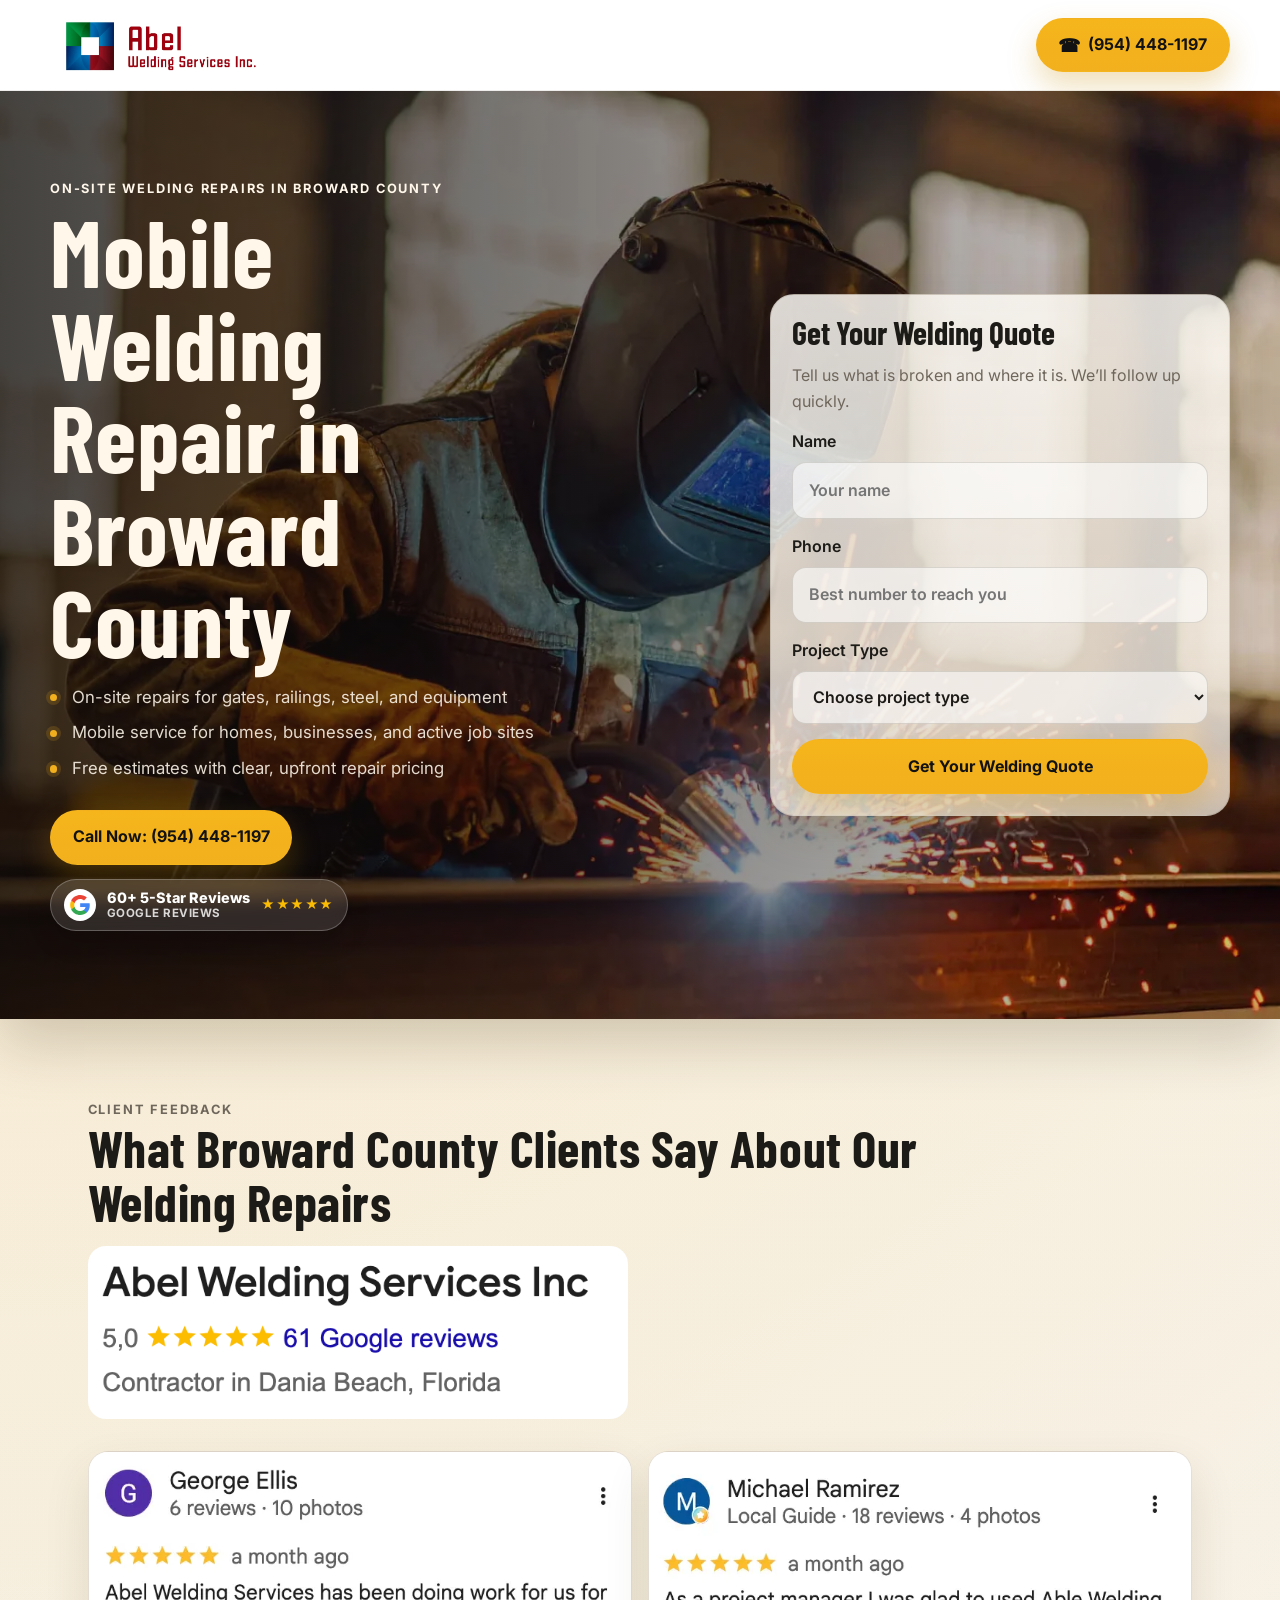
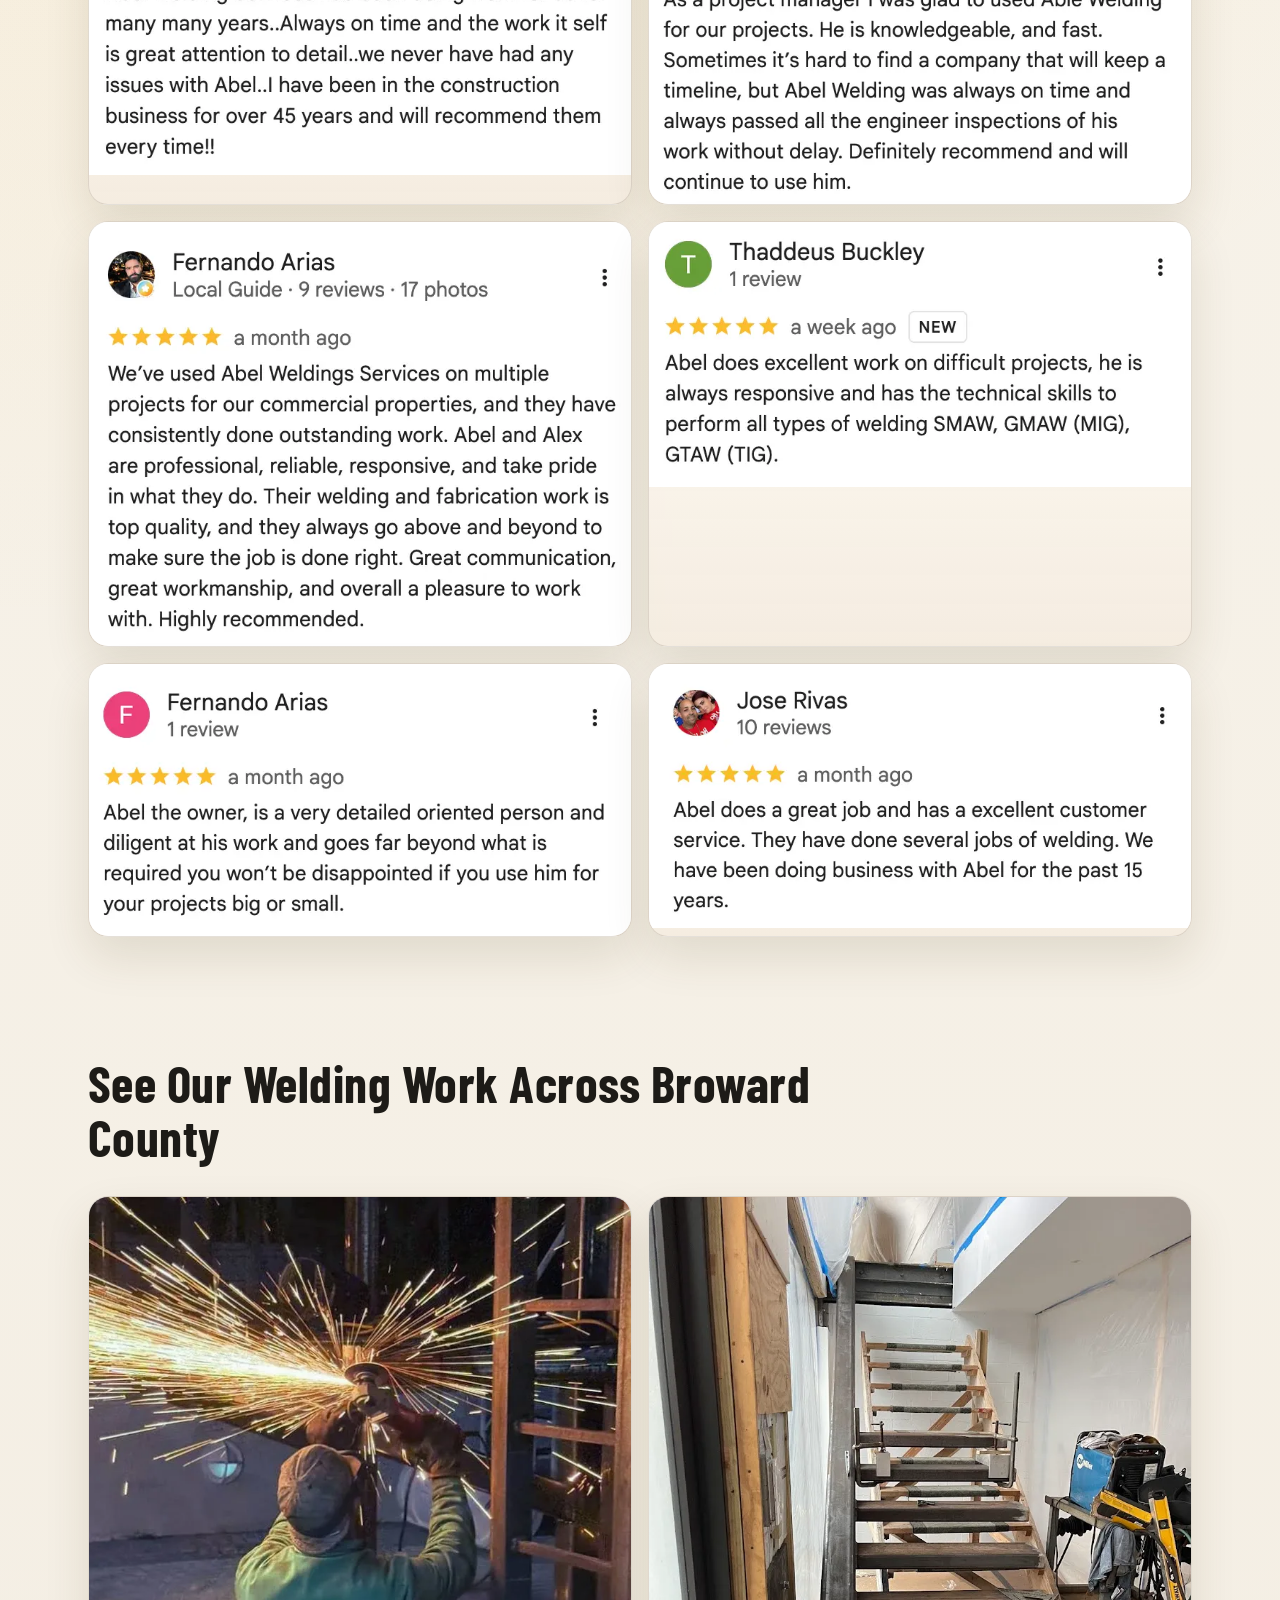
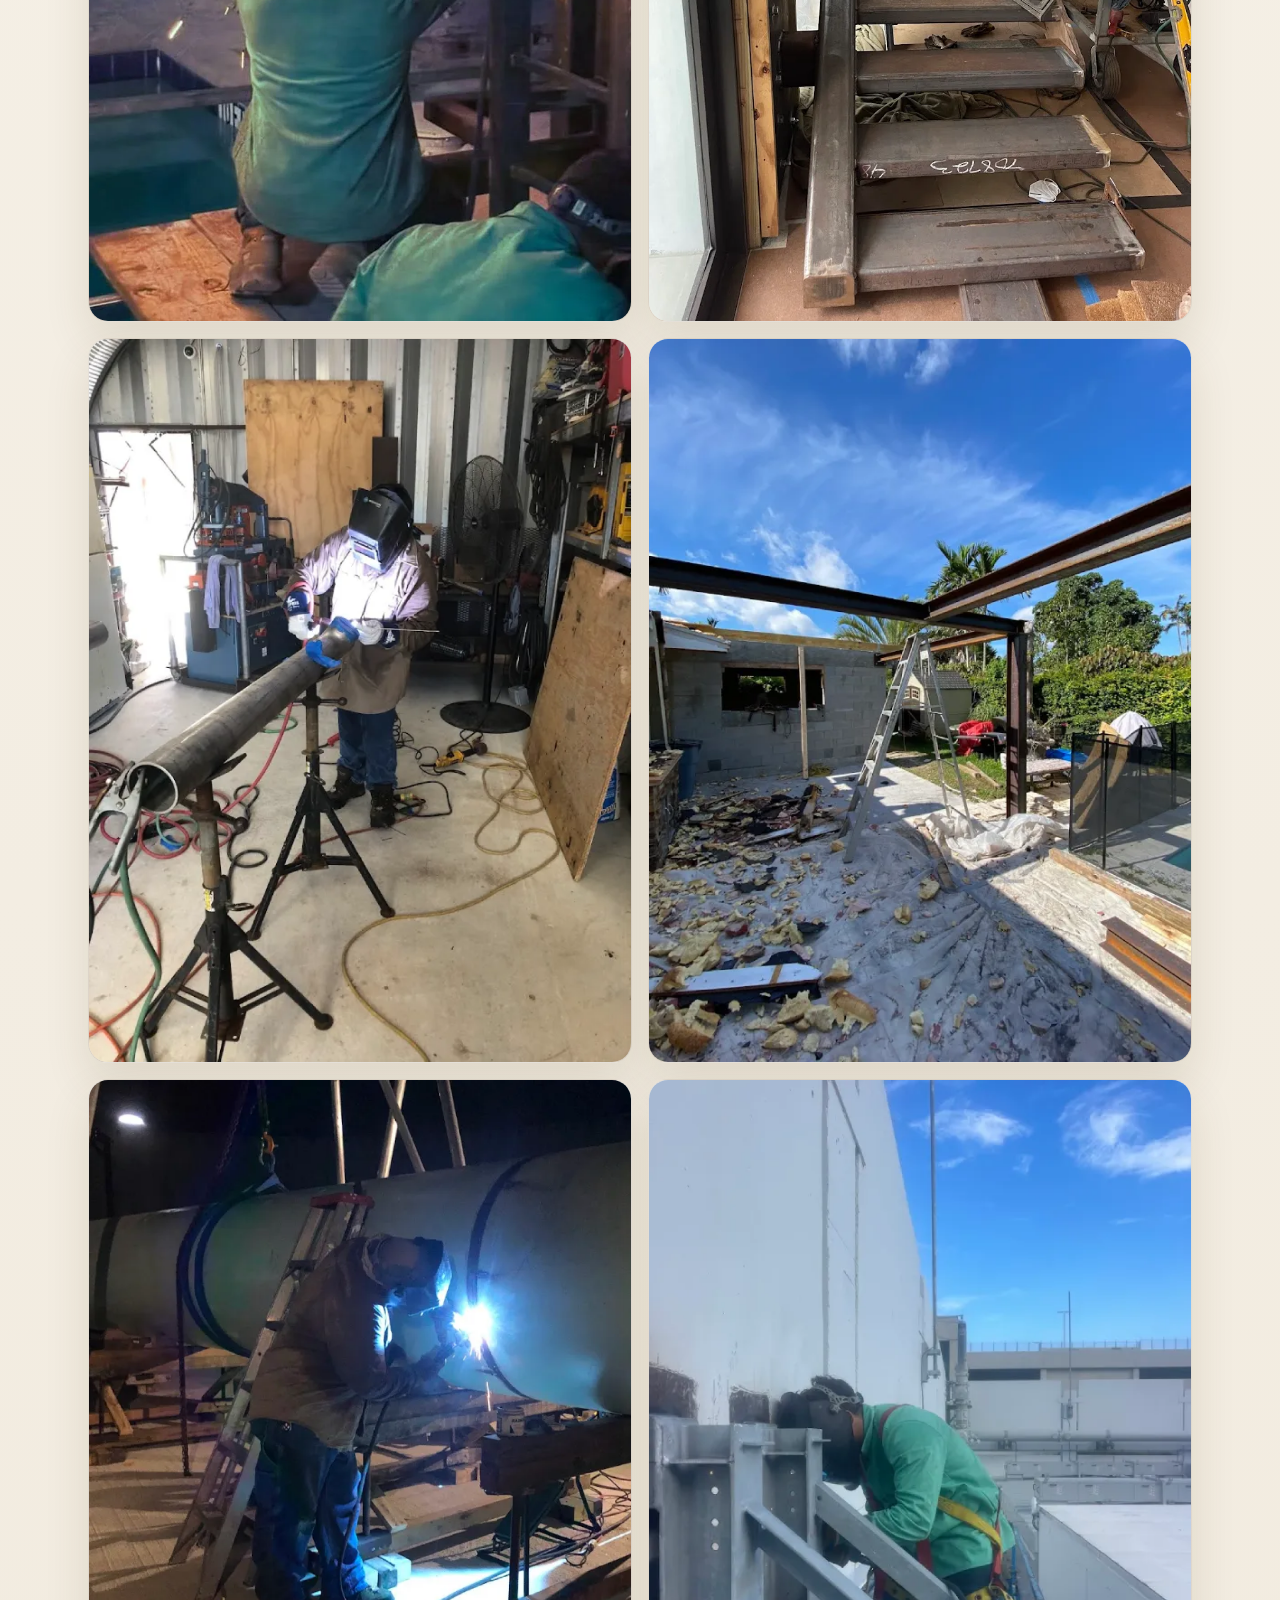
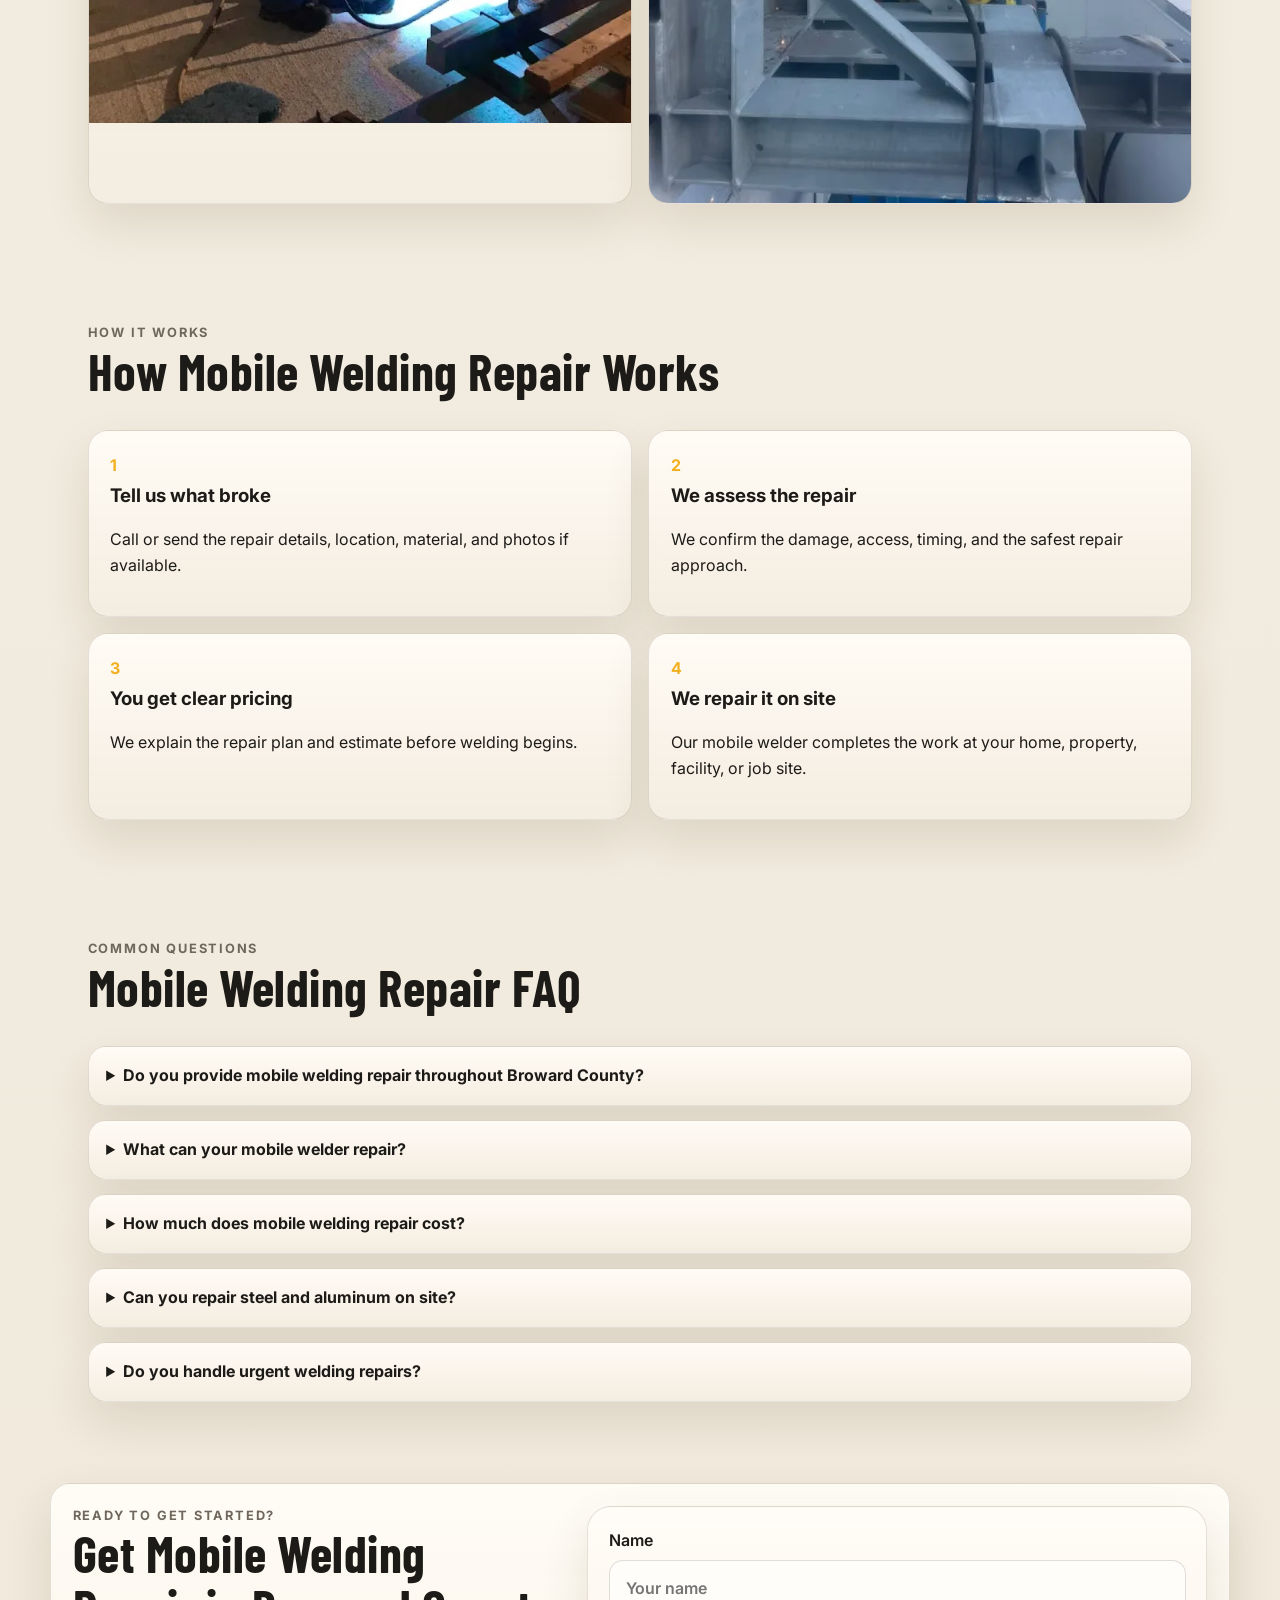
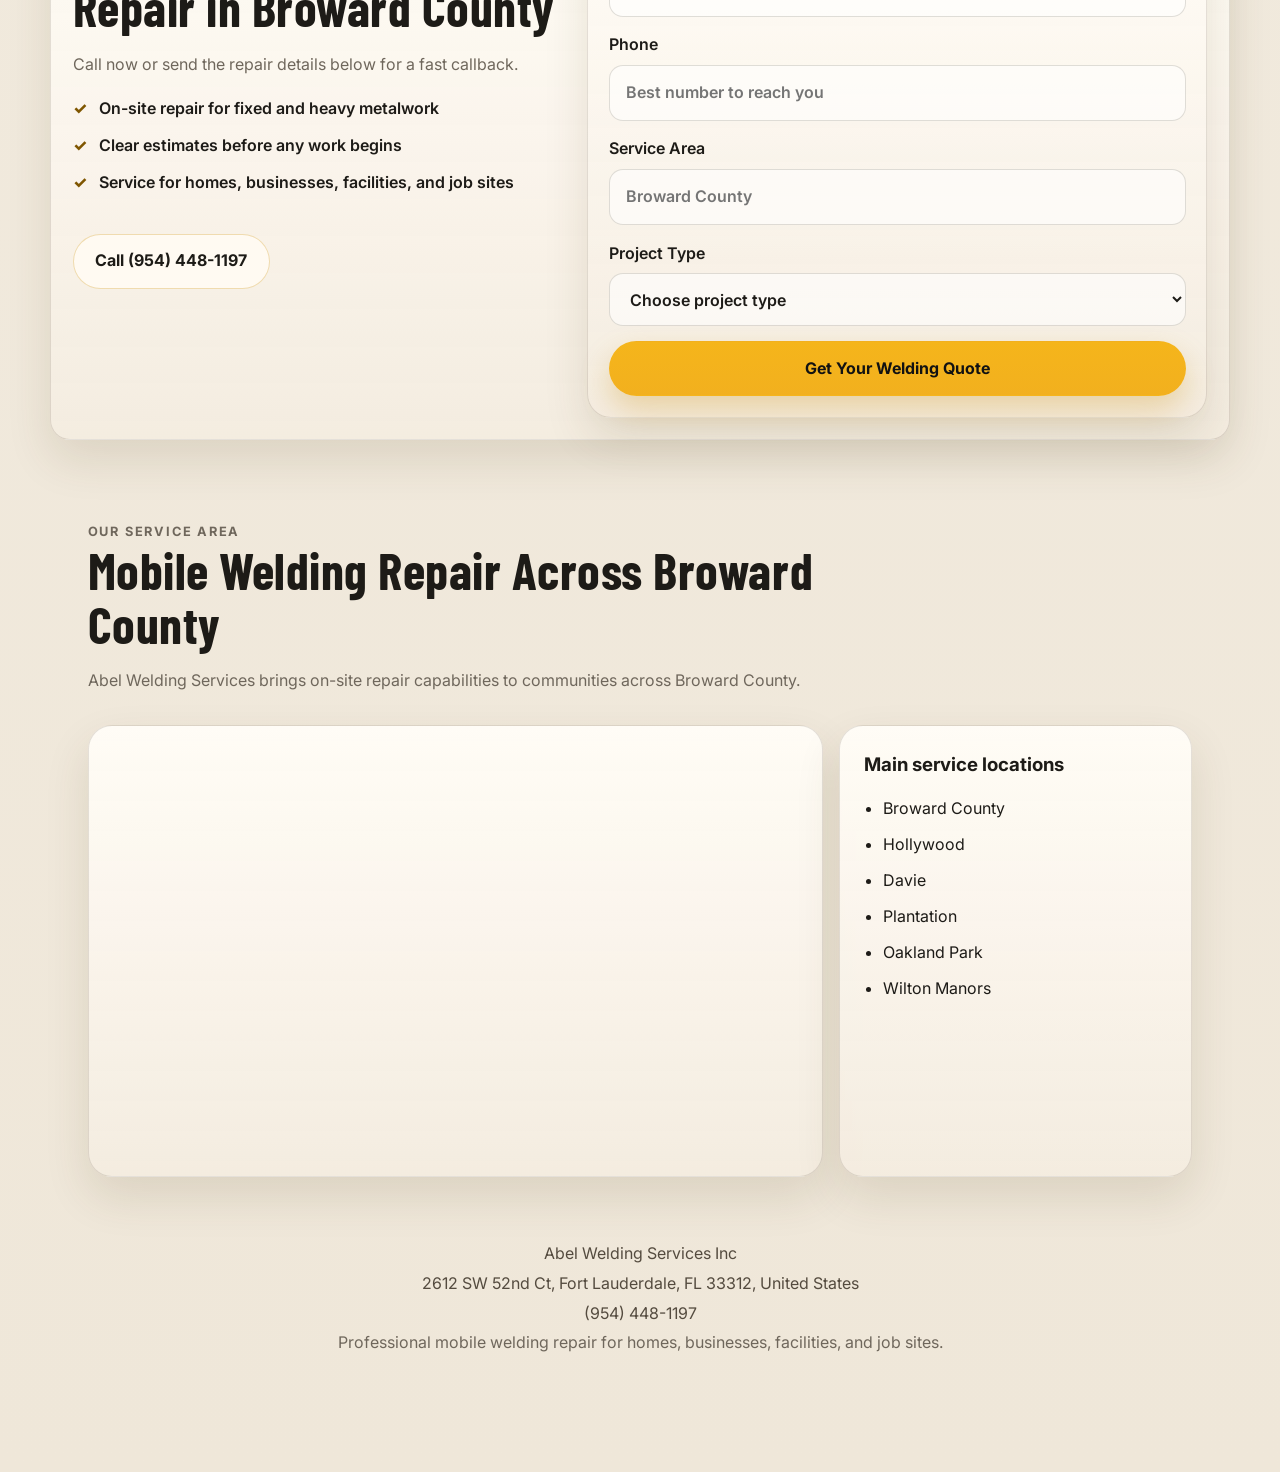
<file: mobile-welding-repair/index.html>
<!DOCTYPE html>
<html lang="en">
  <head>
    <!-- Google tag (gtag.js) -->
    <script async src="https://www.googletagmanager.com/gtag/js?id=AW-18290450782"></script>
    <script>
      window.dataLayer = window.dataLayer || [];
      function gtag() { dataLayer.push(arguments); }
      gtag("js", new Date());

      gtag("config", "AW-18290450782");
    </script>
    <script>
      function updateTrackedPhoneNumbers(formatted_number, mobile_number) {
        const phonePattern = /\(?954\)?[-.\s]*448[-.\s]*1197/g;
        document.querySelectorAll('a[href^="tel:"]').forEach((link) => {
          link.href = "tel:" + mobile_number;
          link.textContent = link.textContent.replace(phonePattern, formatted_number);
        });
      }

      gtag("config", "AW-18290450782/YguZCLyflNAcEN7CyJFE", {
        phone_conversion_number: "(954) 448-1197",
        phone_conversion_callback: updateTrackedPhoneNumbers
      });
    </script>
    <meta charset="UTF-8" />
    <!-- Google Tag Manager -->
    <script>
      (function(w, d, s, l, i) {
        w[l] = w[l] || [];
        w[l].push({ "gtm.start": new Date().getTime(), event: "gtm.js" });
        var f = d.getElementsByTagName(s)[0],
          j = d.createElement(s),
          dl = l != "dataLayer" ? "&l=" + l : "";
        j.async = true;
        j.src = "https://www.googletagmanager.com/gtm.js?id=" + i + dl;
        f.parentNode.insertBefore(j, f);
      })(window, document, "script", "dataLayer", "GTM-NHBSQKVM");
    </script>
    <!-- End Google Tag Manager -->
    <meta name="viewport" content="width=device-width, initial-scale=1.0" />
    <title>Mobile Welding Repair Broward County | Abel Welding</title>
    <meta
      name="description"
      content="Need mobile welding repair in Broward County? Abel Welding provides on-site repairs for gates, railings, structural steel, equipment, and more. Get a free estimate."
    />
    <link rel="preconnect" href="https://fonts.googleapis.com" />
    <link rel="preconnect" href="https://fonts.gstatic.com" crossorigin />
    <link
      href="https://fonts.googleapis.com/css2?family=Barlow+Condensed:wght@500;600;700&family=Inter:wght@400;500;600;700&display=swap"
      rel="stylesheet"
    />
    <link rel="stylesheet" href="../style.css?v=20261020-4" />
    <script type="application/ld+json">
      {
        "@context": "https://schema.org",
        "@type": "LocalBusiness",
        "name": "Abel Welding Services",
        "image": "",
        "telephone": "(954) 448-1197",
        "areaServed": [
          "Broward County",
          "Wilton Manors",
          "Oakland Park",
          "Plantation",
          "Davie",
          "Pompano Beach"
        ],
        "address": {
          "@type": "PostalAddress",
          "streetAddress": "2612 SW 52nd Ct",
          "addressLocality": "Fort Lauderdale",
          "postalCode": "33312",
          "addressRegion": "FL",
          "addressCountry": "US"
        },
        "priceRange": "$$",
        "url": "https://example.com/mobile-welding-repair"
      }
    </script>
  </head>
  <body>
    <header class="topbar">
      <a class="brand" href="../" aria-label="Abel Welding Services home">
        <img src="../abel-logo.webp" alt="Abel Welding Services Inc." />
      </a>
      <a class="call-pill" href="tel:+19544481197" aria-label="Call (954) 448-1197" onclick="gtag('event', 'conversion', {'send_to': 'AW-18290450782/YguZCLyflNAcEN7CyJFE'});"><span class="call-pill-icon" aria-hidden="true">&#9742;</span><span>(954) 448-1197</span></a>
    </header>

    <main>
      <section class="hero">
        <div class="hero-inner">
          <div class="hero-copy">
            <p class="eyebrow">On-site welding repairs in Broward County</p>
            <h1>Mobile Welding Repair in Broward County</h1>
            <ul class="hero-text hero-bullets">
              <li>On-site repairs for gates, railings, steel, and equipment</li>
              <li>Mobile service for homes, businesses, and active job sites</li>
              <li>Free estimates with clear, upfront repair pricing</li>
            </ul>
            <div class="hero-actions">
              <a class="button button-primary" href="tel:+19544481197" onclick="gtag('event', 'conversion', {'send_to': 'AW-18290450782/YguZCLyflNAcEN7CyJFE'});">Call Now: (954) 448-1197</a>
            </div>
            <a class="hero-google-reviews" href="#client-feedback" aria-label="View our 60 plus five-star Google reviews">
              <span class="google-review-mark" aria-hidden="true">
                <img src="../google-review-logo.svg" alt="" width="20" height="20" />
              </span>
              <span class="google-review-copy">
                <strong>60+ 5-Star Reviews</strong>
                <span>Google Reviews</span>
              </span>
              <span class="google-review-stars" aria-hidden="true">★★★★★</span>
            </a>
          </div>
          <div class="hero-form-wrap">
            <form
              class="quote-form hero-form-card"
              name="mobile-welding-repair-estimate"
              method="POST"
              data-netlify="true"
              netlify-honeypot="bot-field"
            >
              <input type="hidden" name="form-name" value="mobile-welding-repair-estimate" />
              <p class="form-hidden">
                <label>
                  Don’t fill this out if you're human:
                  <input name="bot-field" type="text" />
                </label>
              </p>
              <h3>Get Your Welding Quote</h3>
              <p class="hero-form-copy">Tell us what is broken and where it is. We’ll follow up quickly.</p>
              <label>
                Name
                <input type="text" name="name" placeholder="Your name" />
              </label>
              <label>
                Phone
                <input type="tel" name="phone" placeholder="Best number to reach you" />
              </label>
              <label>
                Project Type
                <select name="project">
                  <option selected>Choose project type</option>
                  <option>Gate or fence repair</option>
                  <option>Railing or stair repair</option>
                  <option>Structural steel repair</option>
                  <option>Equipment or trailer repair</option>
                  <option>Other mobile welding repair</option>
                </select>
              </label>
              <button class="button button-primary" type="submit">Get Your Welding Quote</button>
            </form>
          </div>
        </div>
      </section>

      <section class="section testimonials" id="client-feedback">
        <div class="section-heading">
          <p class="eyebrow">Client feedback</p>
          <h2>What Broward County Clients Say About Our Welding Repairs</h2>
          <img
            class="reviews-summary-image"
            src="../google-reviews-summary.png"
            alt="Abel Welding Services Inc Google reviews summary showing 5.0 stars and 61 Google reviews"
          />
        </div>
        <div class="review-grid">
          <article class="review-card">
            <img src="../review-1.webp" alt="Google review from George Ellis for Abel Welding Services" />
          </article>
          <article class="review-card">
            <img src="../review-2.webp" alt="Google review from Michael Ramirez for Abel Welding Services" />
          </article>
          <article class="review-card">
            <img src="../review-3.webp" alt="Google review from Fernando Arias for Abel Welding Services" />
          </article>
          <article class="review-card">
            <img src="../review-4.webp" alt="Google review from Thaddeus Buckley for Abel Welding Services" />
          </article>
          <article class="review-card">
            <img src="../review-5.webp" alt="Google review from Fernando Arias for Abel Welding Services" />
          </article>
          <article class="review-card">
            <img src="../review-6.webp" alt="Google review from Jose Rivas for Abel Welding Services" />
          </article>
        </div>
      </section>

      <section class="section gallery-section">
        <div class="section-heading">
          <h2>See Our Welding Work Across Broward County</h2>
        </div>
        <div class="gallery-grid">
          <div class="gallery-card">
            <img src="../abelwelding1.webp" alt="Mobile welding repair with heavy sparks in Broward County" />
          </div>
          <div class="gallery-card">
            <img src="../abelwelding2.webp" alt="On-site steel stair welding repair in Broward County" />
          </div>
          <div class="gallery-card">
            <img src="../abelwelding3.webp" alt="Welding repair on a steel pipe section" />
          </div>
          <div class="gallery-card">
            <img src="../abelwelding4.webp" alt="Outdoor structural steel frame welding repair" />
          </div>
          <div class="gallery-card">
            <img src="../abelwelding5.webp" alt="Emergency mobile welding repair on a large pipe" />
          </div>
          <div class="gallery-card">
            <img src="../abelwelding6.webp" alt="Mobile welder repairing structural steel on site" />
          </div>
        </div>
      </section>

      <section class="section process">
        <div class="section-heading">
          <p class="eyebrow">How it works</p>
          <h2>How Mobile Welding Repair Works</h2>
        </div>
        <div class="process-grid">
          <article class="process-card">
            <span>1</span>
            <h3>Tell us what broke</h3>
            <p>Call or send the repair details, location, material, and photos if available.</p>
          </article>
          <article class="process-card">
            <span>2</span>
            <h3>We assess the repair</h3>
            <p>We confirm the damage, access, timing, and the safest repair approach.</p>
          </article>
          <article class="process-card">
            <span>3</span>
            <h3>You get clear pricing</h3>
            <p>We explain the repair plan and estimate before welding begins.</p>
          </article>
          <article class="process-card">
            <span>4</span>
            <h3>We repair it on site</h3>
            <p>Our mobile welder completes the work at your home, property, facility, or job site.</p>
          </article>
        </div>
      </section>

      <section class="section faq">
        <div class="section-heading">
          <p class="eyebrow">Common questions</p>
          <h2>Mobile Welding Repair FAQ</h2>
        </div>
        <div class="faq-list">
          <details>
            <summary>Do you provide mobile welding repair throughout Broward County?</summary>
            <p>
              Yes. We travel to homes, commercial properties, facilities, and job sites across
              Broward County communities.
            </p>
          </details>
          <details>
            <summary>What can your mobile welder repair?</summary>
            <p>
              Common repairs include gates, fences, railings, stairs, steel frames, support
              brackets, equipment, trailers, structural metalwork, and damaged welds.
            </p>
          </details>
          <details>
            <summary>How much does mobile welding repair cost?</summary>
            <p>
              Pricing depends on the material, damage, access, preparation, and repair time.
              We provide a clear estimate before work begins.
            </p>
          </details>
          <details>
            <summary>Can you repair steel and aluminum on site?</summary>
            <p>
              Many steel and aluminum repairs can be completed on site. We will confirm the
              material and repair requirements before scheduling the job.
            </p>
          </details>
          <details>
            <summary>Do you handle urgent welding repairs?</summary>
            <p>
              We offer fast scheduling when availability allows. Call with the damage and location
              so we can determine the quickest practical response.
            </p>
          </details>
        </div>
      </section>

      <div id="quote-anchor"></div>
      <section class="section final-cta" id="quote">
        <div class="section-heading">
          <p class="eyebrow">Ready to get started?</p>
          <h2>Get Mobile Welding Repair in Broward County</h2>
          <p>Call now or send the repair details below for a fast callback.</p>
          <ul class="cta-checklist">
            <li>On-site repair for fixed and heavy metalwork</li>
            <li>Clear estimates before any work begins</li>
            <li>Service for homes, businesses, facilities, and job sites</li>
          </ul>
          <a class="button button-secondary cta-call-button" href="tel:+19544481197" onclick="gtag('event', 'conversion', {'send_to': 'AW-18290450782/YguZCLyflNAcEN7CyJFE'});">Call (954) 448-1197</a>
        </div>
        <div class="final-grid">
          <form
            class="quote-form"
            name="mobile-welding-repair-estimate"
            method="POST"
            data-netlify="true"
            netlify-honeypot="bot-field"
          >
            <input type="hidden" name="form-name" value="mobile-welding-repair-estimate" />
            <p class="form-hidden">
              <label>
                Don’t fill this out if you're human:
                <input name="bot-field" type="text" />
              </label>
            </p>
            <label>
              Name
              <input type="text" name="name" placeholder="Your name" />
            </label>
            <label>
              Phone
              <input type="tel" name="phone" placeholder="Best number to reach you" />
            </label>
            <label>
              Service Area
              <input type="text" name="city" placeholder="Broward County" />
            </label>
            <label>
              Project Type
              <select name="project">
                <option selected>Choose project type</option>
                <option>Gate or fence repair</option>
                <option>Railing or stair repair</option>
                <option>Structural steel repair</option>
                <option>Equipment or trailer repair</option>
                <option>Other mobile welding repair</option>
              </select>
            </label>
            <button class="button button-primary" type="submit">Get Your Welding Quote</button>
          </form>
        </div>
      </section>

      <section class="section service-area-section">
        <div class="section-heading">
          <p class="eyebrow">Our service area</p>
          <h2>Mobile Welding Repair Across Broward County</h2>
          <p>
            Abel Welding Services brings on-site repair capabilities to communities across
            Broward County.
          </p>
        </div>
        <div class="service-area-layout">
          <div class="map-embed">
            <iframe
              src="https://www.google.com/maps/embed?pb=!1m18!1m12!1m3!1d6071.807202824971!2d-80.17773342303232!3d26.05711289633268!2m3!1f0!2f0!3f0!3m2!1i1024!2i768!4f13.1!3m3!1m2!1s0x88d9abd3e7304d5f%3A0xb630e81242011269!2sAbel%20Welding%20Services%20Inc!5e1!3m2!1sen!2sua!4v1783951540785!5m2!1sen!2sua"
              width="600"
              height="450"
              style="border: 0"
              allowfullscreen=""
              loading="lazy"
              referrerpolicy="strict-origin-when-cross-origin"
              title="Abel Welding Services Inc map"
            ></iframe>
          </div>
          <div class="location-list-card">
            <h3>Main service locations</h3>
            <ul class="location-list">
              <li>Broward County</li>
              <li>Hollywood</li>
              <li>Davie</li>
              <li>Plantation</li>
              <li>Oakland Park</li>
              <li>Wilton Manors</li>
            </ul>
          </div>
        </div>
      </section>
    </main>

    <footer class="footer">
      <p>Abel Welding Services Inc</p>
      <p>2612 SW 52nd Ct, Fort Lauderdale, FL 33312, United States</p>
      <p><a href="tel:+19544481197" onclick="gtag('event', 'conversion', {'send_to': 'AW-18290450782/YguZCLyflNAcEN7CyJFE'});">(954) 448-1197</a></p>
      <p class="footer-note">Professional mobile welding repair for homes, businesses, facilities, and job sites.</p>
    </footer>

    <div class="desktop-estimate-widget">
      <div class="desktop-estimate-widget-card">
        <p>Get Estimate</p>
        <p>Need an on-site welding repair in Broward County? Call now or request an estimate.</p>
        <div class="desktop-estimate-actions">
          <a class="button button-primary" href="#quote-anchor">Request Estimate</a>
          <a class="button button-secondary" href="tel:+19544481197" onclick="gtag('event', 'conversion', {'send_to': 'AW-18290450782/YguZCLyflNAcEN7CyJFE'});">Call (954) 448-1197</a>
        </div>
      </div>
    </div>

    <div class="mobile-cta">
      <a href="tel:+19544481197" onclick="gtag('event', 'conversion', {'send_to': 'AW-18290450782/YguZCLyflNAcEN7CyJFE'});">Call Now: (954) 448-1197</a>
    </div>
    <script src="../form-tracking.js"></script>
    <script>
      const heroSection = document.querySelector(".hero");
      const desktopEstimateWidget = document.querySelector(".desktop-estimate-widget");
      const mobileCta = document.querySelector(".mobile-cta");

      function updateDesktopEstimateWidget() {
        if (!desktopEstimateWidget) return;

        if (window.innerWidth <= 980) {
          desktopEstimateWidget.classList.remove("is-visible");
          return;
        }

        if (!heroSection) {
          desktopEstimateWidget.classList.add("is-visible");
          return;
        }

        const heroBottom = heroSection.getBoundingClientRect().bottom;
        desktopEstimateWidget.classList.toggle("is-visible", heroBottom <= 0);
      }

      function updateMobileCta() {
        if (!mobileCta) return;

        if (window.innerWidth > 720) {
          mobileCta.classList.remove("is-visible");
          return;
        }

        const scrollableHeight = document.documentElement.scrollHeight - window.innerHeight;
        const threshold = Math.max(scrollableHeight * 0.1, 80);
        mobileCta.classList.toggle("is-visible", window.scrollY > threshold);
      }

      updateDesktopEstimateWidget();
      updateMobileCta();
      window.addEventListener("scroll", updateDesktopEstimateWidget, { passive: true });
      window.addEventListener("scroll", updateMobileCta, { passive: true });
      window.addEventListener("resize", updateDesktopEstimateWidget);
      window.addEventListener("resize", updateMobileCta);
    </script>
  </body>
</html>
</file>
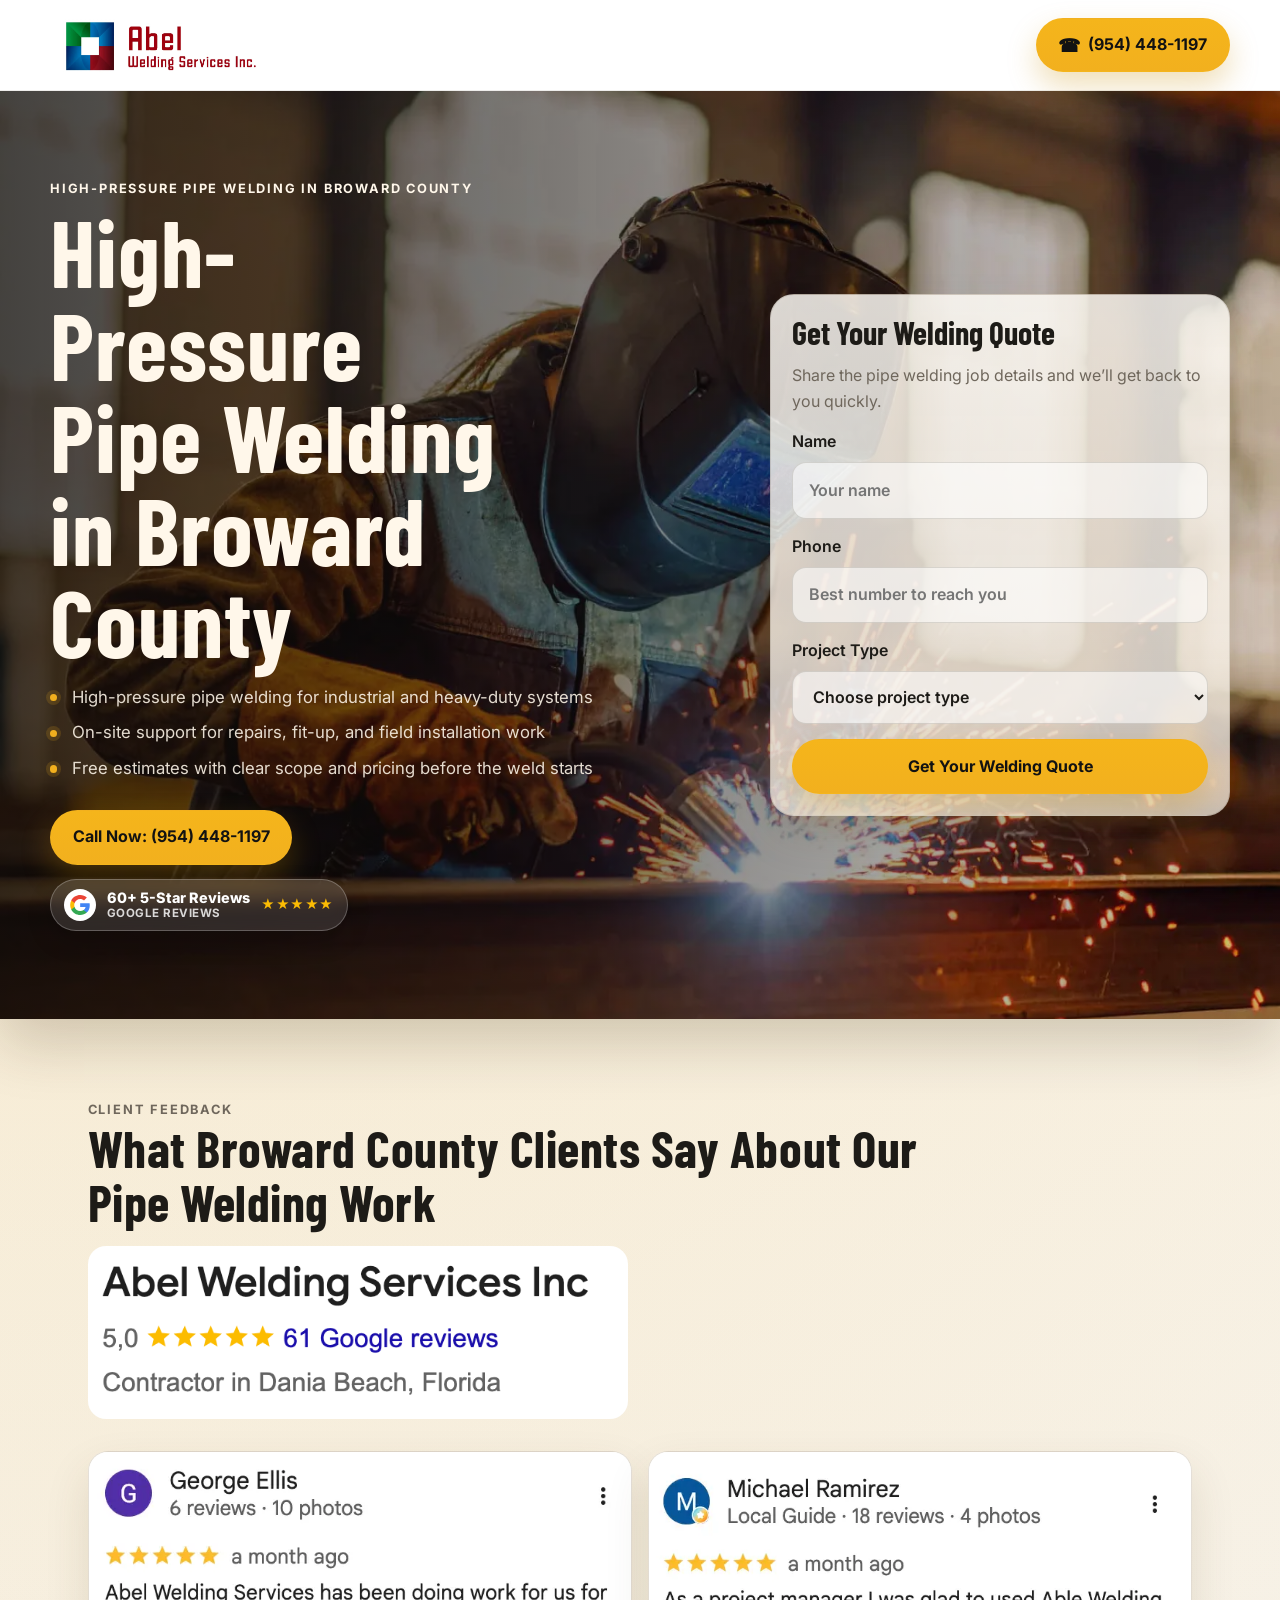
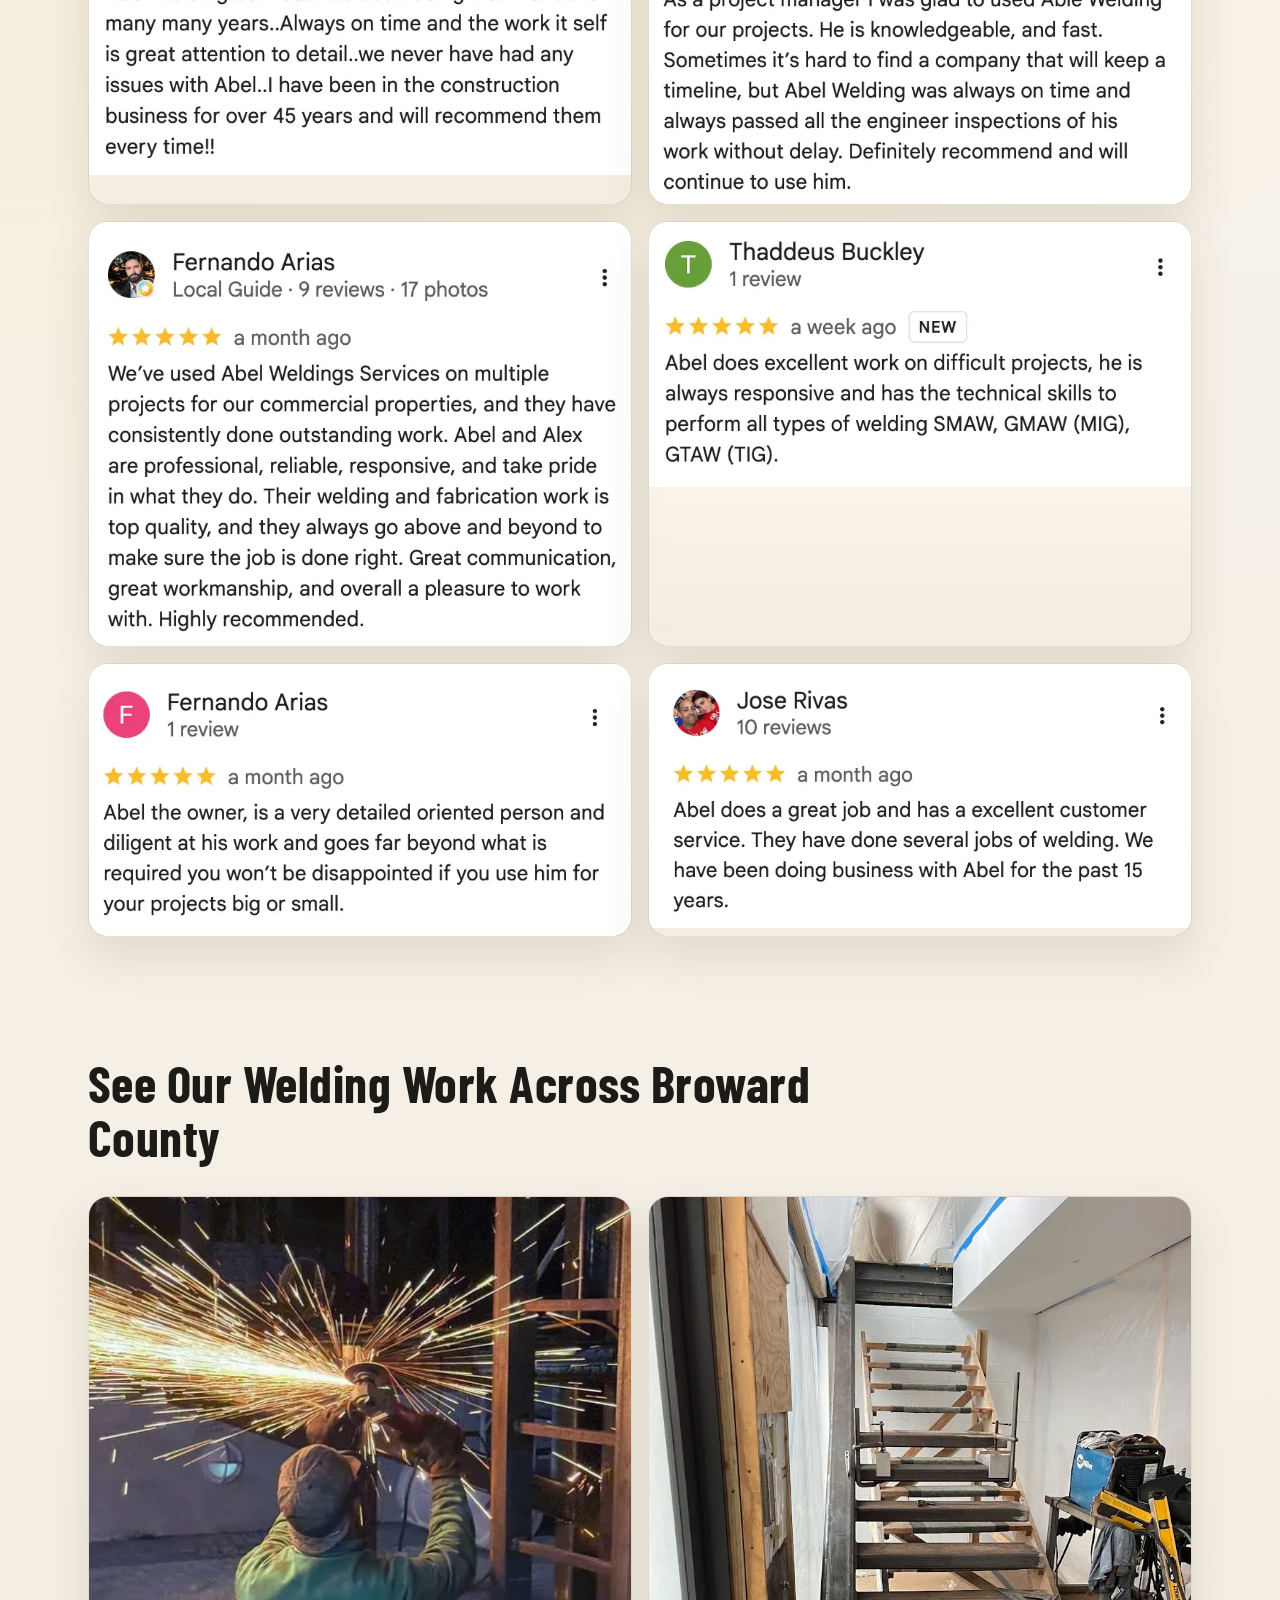
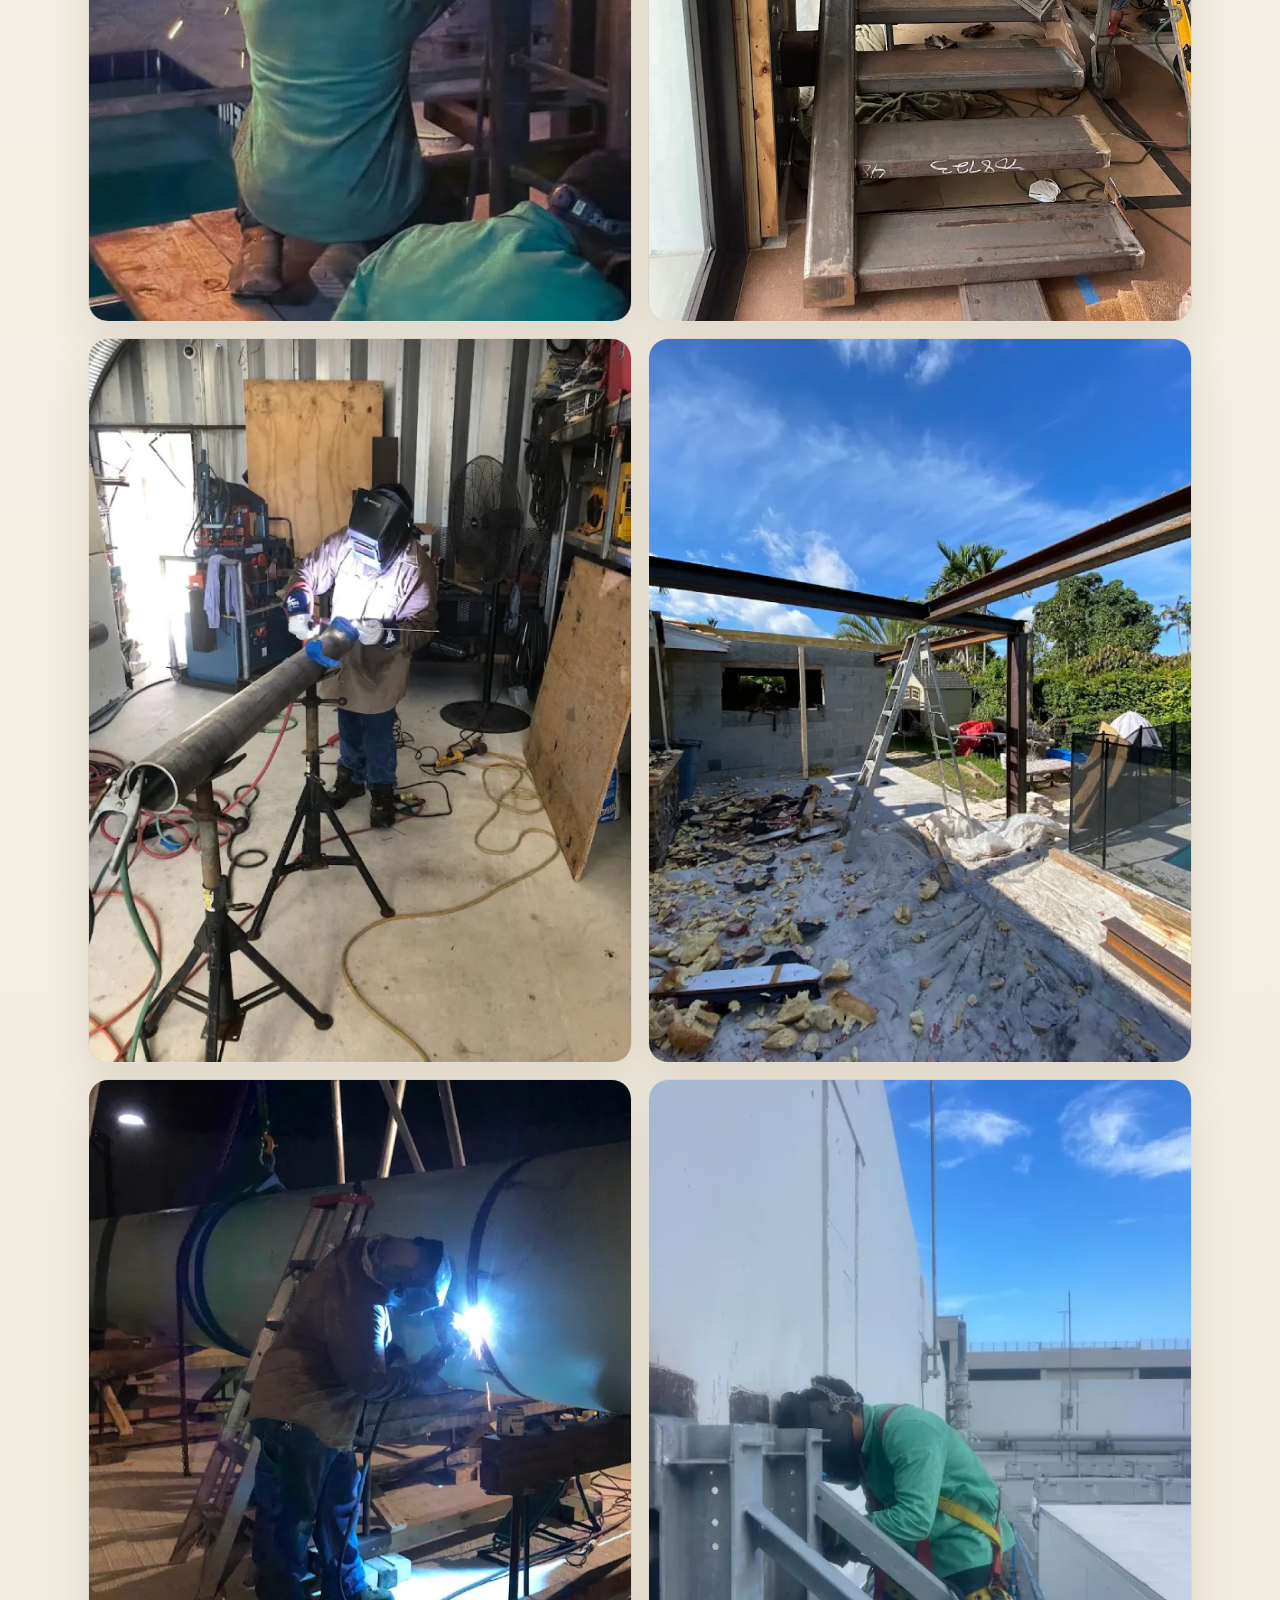
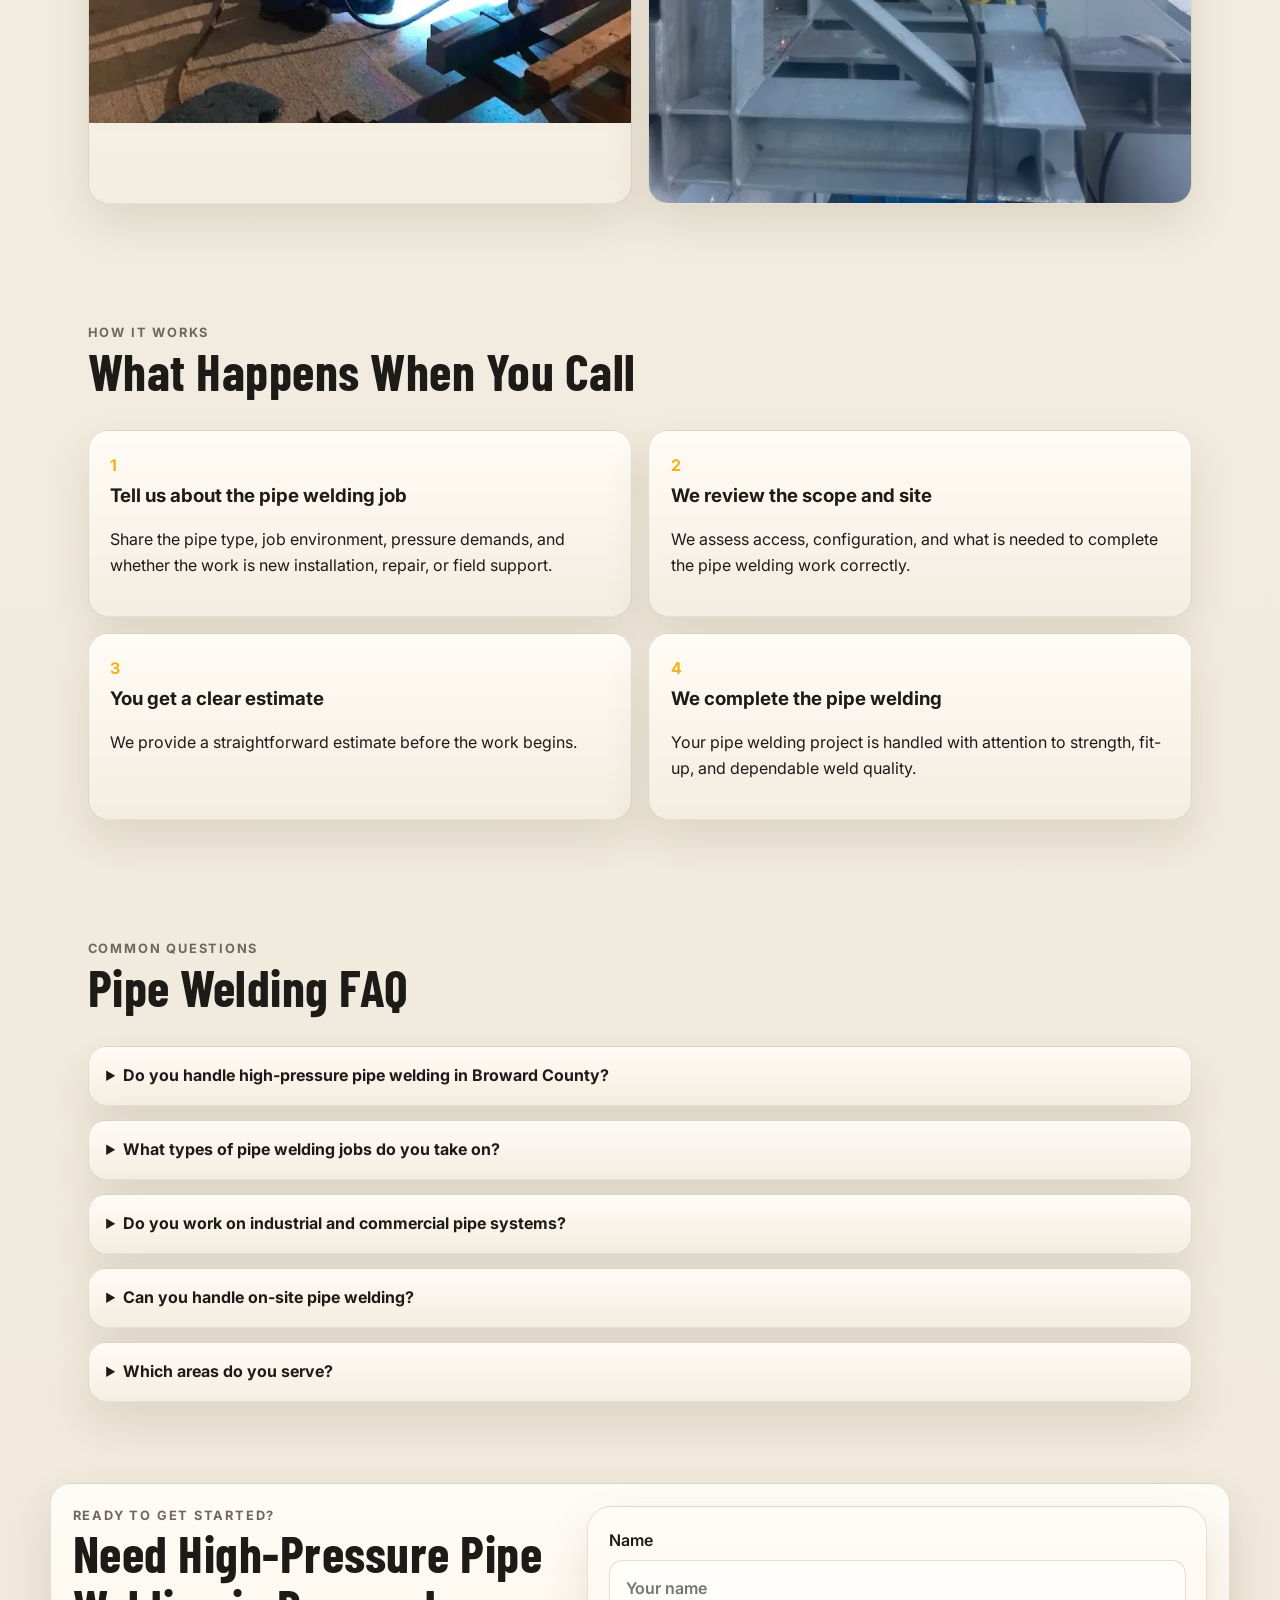
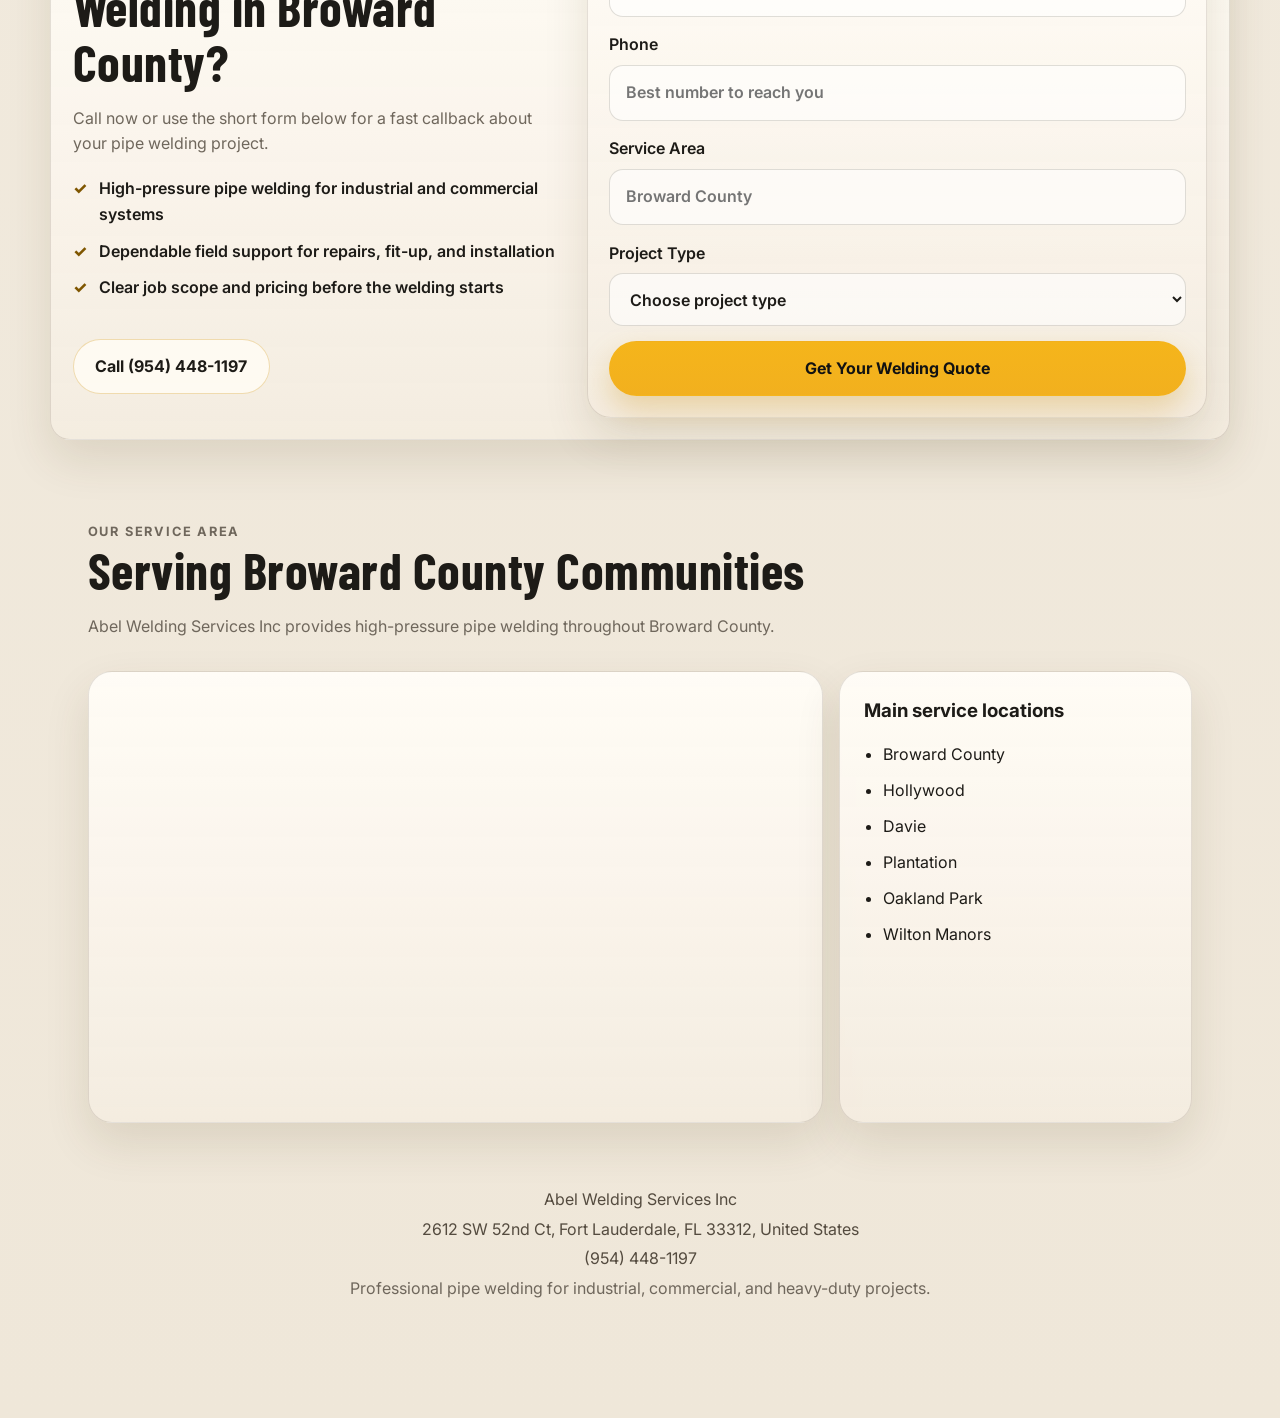
<file: pipe-welding/index.html>
<!DOCTYPE html>
<html lang="en">
  <head>
    <!-- Google tag (gtag.js) -->
    <script async src="https://www.googletagmanager.com/gtag/js?id=AW-18290450782"></script>
    <script>
      window.dataLayer = window.dataLayer || [];
      function gtag() { dataLayer.push(arguments); }
      gtag("js", new Date());

      gtag("config", "AW-18290450782");
    </script>
    <script>
      function updateTrackedPhoneNumbers(formatted_number, mobile_number) {
        const phonePattern = /\(?954\)?[-.\s]*448[-.\s]*1197/g;
        document.querySelectorAll('a[href^="tel:"]').forEach((link) => {
          link.href = "tel:" + mobile_number;
          link.textContent = link.textContent.replace(phonePattern, formatted_number);
        });
      }

      gtag("config", "AW-18290450782/YguZCLyflNAcEN7CyJFE", {
        phone_conversion_number: "(954) 448-1197",
        phone_conversion_callback: updateTrackedPhoneNumbers
      });
    </script>
    <meta charset="UTF-8" />
    <!-- Google Tag Manager -->
    <script>
      (function(w, d, s, l, i) {
        w[l] = w[l] || [];
        w[l].push({ "gtm.start": new Date().getTime(), event: "gtm.js" });
        var f = d.getElementsByTagName(s)[0],
          j = d.createElement(s),
          dl = l != "dataLayer" ? "&l=" + l : "";
        j.async = true;
        j.src = "https://www.googletagmanager.com/gtm.js?id=" + i + dl;
        f.parentNode.insertBefore(j, f);
      })(window, document, "script", "dataLayer", "GTM-NHBSQKVM");
    </script>
    <!-- End Google Tag Manager -->
    <meta name="viewport" content="width=device-width, initial-scale=1.0" />
    <title>High-Pressure Pipe Welding Broward County | Abel Welding Services</title>
    <meta
      name="description"
      content="Abel Welding Services provides high-pressure pipe welding in Broward County for industrial, commercial, and heavy-duty pipe systems with strong, dependable welds."
    />
    <link rel="preconnect" href="https://fonts.googleapis.com" />
    <link rel="preconnect" href="https://fonts.gstatic.com" crossorigin />
    <link
      href="https://fonts.googleapis.com/css2?family=Barlow+Condensed:wght@500;600;700&family=Inter:wght@400;500;600;700&display=swap"
      rel="stylesheet"
    />
    <link rel="stylesheet" href="../style.css?v=20261020-4" />
    <script type="application/ld+json">
      {
        "@context": "https://schema.org",
        "@type": "LocalBusiness",
        "name": "Abel Welding Services",
        "image": "",
        "telephone": "(954) 448-1197",
        "areaServed": [
          "Broward County",
          "Wilton Manors",
          "Oakland Park",
          "Plantation",
          "Davie",
          "Pompano Beach"
        ],
        "address": {
          "@type": "PostalAddress",
          "streetAddress": "2612 SW 52nd Ct",
          "addressLocality": "Fort Lauderdale",
          "postalCode": "33312",
          "addressRegion": "FL",
          "addressCountry": "US"
        },
        "priceRange": "$$",
        "url": "https://example.com/pipe-welding"
      }
    </script>
  </head>
  <body>
    <header class="topbar">
      <a class="brand" href="../" aria-label="Abel Welding Services home">
        <img src="../abel-logo.webp" alt="Abel Welding Services Inc." />
      </a>
      <a class="call-pill" href="tel:+19544481197" aria-label="Call (954) 448-1197" onclick="gtag('event', 'conversion', {'send_to': 'AW-18290450782/YguZCLyflNAcEN7CyJFE'});"><span class="call-pill-icon" aria-hidden="true">&#9742;</span><span>(954) 448-1197</span></a>
    </header>

    <main>
      <section class="hero">
        <div class="hero-inner">
          <div class="hero-copy">
            <p class="eyebrow">High-pressure pipe welding in Broward County</p>
            <h1>High-Pressure Pipe Welding in Broward County</h1>
            <ul class="hero-text hero-bullets">
              <li>High-pressure pipe welding for industrial and heavy-duty systems</li>
              <li>On-site support for repairs, fit-up, and field installation work</li>
              <li>Free estimates with clear scope and pricing before the weld starts</li>
            </ul>
            <div class="hero-actions">
              <a class="button button-primary" href="tel:+19544481197" onclick="gtag('event', 'conversion', {'send_to': 'AW-18290450782/YguZCLyflNAcEN7CyJFE'});">Call Now: (954) 448-1197</a>
            </div>
            <a class="hero-google-reviews" href="#client-feedback" aria-label="View our 60 plus five-star Google reviews">
              <span class="google-review-mark" aria-hidden="true">
                <img src="../google-review-logo.svg" alt="" width="20" height="20" />
              </span>
              <span class="google-review-copy">
                <strong>60+ 5-Star Reviews</strong>
                <span>Google Reviews</span>
              </span>
              <span class="google-review-stars" aria-hidden="true">★★★★★</span>
            </a>
          </div>
          <div class="hero-form-wrap">
            <form class="quote-form hero-form-card" name="pipe-welding-estimate" method="POST" data-netlify="true" netlify-honeypot="bot-field">
              <input type="hidden" name="form-name" value="pipe-welding-estimate" />
              <p class="form-hidden"><label>Don’t fill this out if you're human: <input name="bot-field" type="text" /></label></p>
              <h3>Get Your Welding Quote</h3>
              <p class="hero-form-copy">Share the pipe welding job details and we’ll get back to you quickly.</p>
              <label>Name<input type="text" name="name" placeholder="Your name" /></label>
              <label>Phone<input type="tel" name="phone" placeholder="Best number to reach you" /></label>
              <label>Project Type
                <select name="project">
                  <option selected>Choose project type</option>
                  <option>High-pressure pipe welding</option>
                  <option>Industrial pipe welding</option>
                  <option>Pipe repair welding</option>
                  <option>On-site pipe welding</option>
                  <option>Pipe fit-up and welding</option>
                </select>
              </label>
              <button class="button button-primary" type="submit">Get Your Welding Quote</button>
            </form>
          </div>
        </div>
      </section>

      <section class="section testimonials" id="client-feedback">
        <div class="section-heading">
          <p class="eyebrow">Client feedback</p>
          <h2>What Broward County Clients Say About Our Pipe Welding Work</h2>
          <img class="reviews-summary-image" src="../google-reviews-summary.png" alt="Abel Welding Services Inc Google reviews summary showing 5.0 stars and 61 Google reviews" />
        </div>
        <div class="review-grid">
          <article class="review-card"><img src="../review-1.webp" alt="Google review from George Ellis for Abel Welding Services" /></article>
          <article class="review-card"><img src="../review-2.webp" alt="Google review from Michael Ramirez for Abel Welding Services" /></article>
          <article class="review-card"><img src="../review-3.webp" alt="Google review from Fernando Arias for Abel Welding Services" /></article>
          <article class="review-card"><img src="../review-4.webp" alt="Google review from Thaddeus Buckley for Abel Welding Services" /></article>
          <article class="review-card"><img src="../review-5.webp" alt="Google review from Fernando Arias for Abel Welding Services" /></article>
          <article class="review-card"><img src="../review-6.webp" alt="Google review from Jose Rivas for Abel Welding Services" /></article>
        </div>
      </section>

      <section class="section gallery-section">
        <div class="section-heading">
          <h2>See Our Welding Work Across Broward County</h2>
        </div>
        <div class="gallery-grid">
          <div class="gallery-card"><img src="../abelwelding1.webp" alt="Heavy-duty welding sparks during pipe welding project" /></div>
          <div class="gallery-card"><img src="../abelwelding2.webp" alt="Steel fabrication related to industrial piping support" /></div>
          <div class="gallery-card"><img src="../abelwelding3.webp" alt="Pipe welding performed inside a fabrication shop" /></div>
          <div class="gallery-card"><img src="../abelwelding4.webp" alt="Field installation work related to welded systems" /></div>
          <div class="gallery-card"><img src="../abelwelding5.webp" alt="Night welding on a large pipe section" /></div>
          <div class="gallery-card"><img src="../abelwelding6.webp" alt="Welder performing heavy-duty site welding on steel supports" /></div>
        </div>
      </section>

      <section class="section process">
        <div class="section-heading">
          <p class="eyebrow">How it works</p>
          <h2>What Happens When You Call</h2>
        </div>
        <div class="process-grid">
          <article class="process-card"><span>1</span><h3>Tell us about the pipe welding job</h3><p>Share the pipe type, job environment, pressure demands, and whether the work is new installation, repair, or field support.</p></article>
          <article class="process-card"><span>2</span><h3>We review the scope and site</h3><p>We assess access, configuration, and what is needed to complete the pipe welding work correctly.</p></article>
          <article class="process-card"><span>3</span><h3>You get a clear estimate</h3><p>We provide a straightforward estimate before the work begins.</p></article>
          <article class="process-card"><span>4</span><h3>We complete the pipe welding</h3><p>Your pipe welding project is handled with attention to strength, fit-up, and dependable weld quality.</p></article>
        </div>
      </section>

      <section class="section faq">
        <div class="section-heading">
          <p class="eyebrow">Common questions</p>
          <h2>Pipe Welding FAQ</h2>
        </div>
        <div class="faq-list">
          <details><summary>Do you handle high-pressure pipe welding in Broward County?</summary><p>Yes. Abel Welding Services provides high-pressure pipe welding support across Broward County.</p></details>
          <details><summary>What types of pipe welding jobs do you take on?</summary><p>Common work includes heavy-duty pipe welding, repairs, on-site pipe welding, industrial piping support, and pipe fit-up related projects.</p></details>
          <details><summary>Do you work on industrial and commercial pipe systems?</summary><p>Yes. Pipe welding support is available for industrial, commercial, and contractor-led projects.</p></details>
          <details><summary>Can you handle on-site pipe welding?</summary><p>Yes. Many pipe welding jobs require field support, especially when pipe assemblies are part of a fixed or active system.</p></details>
          <details><summary>Which areas do you serve?</summary><p>Service areas across Broward County include Davie, Plantation, Oakland Park, Wilton Manors, Hollywood, and nearby communities.</p></details>
        </div>
      </section>

      <div id="quote-anchor"></div>
      <section class="section final-cta" id="quote">
        <div class="section-heading">
          <p class="eyebrow">Ready to get started?</p>
          <h2>Need High-Pressure Pipe Welding in Broward County?</h2>
          <p>Call now or use the short form below for a fast callback about your pipe welding project.</p>
          <ul class="cta-checklist">
            <li>High-pressure pipe welding for industrial and commercial systems</li>
            <li>Dependable field support for repairs, fit-up, and installation</li>
            <li>Clear job scope and pricing before the welding starts</li>
          </ul>
          <a class="button button-secondary cta-call-button" href="tel:+19544481197" onclick="gtag('event', 'conversion', {'send_to': 'AW-18290450782/YguZCLyflNAcEN7CyJFE'});">Call (954) 448-1197</a>
        </div>
        <div class="final-grid">
          <form class="quote-form" name="pipe-welding-estimate" method="POST" data-netlify="true" netlify-honeypot="bot-field">
            <input type="hidden" name="form-name" value="pipe-welding-estimate" />
            <p class="form-hidden"><label>Don’t fill this out if you're human: <input name="bot-field" type="text" /></label></p>
            <label>Name<input type="text" name="name" placeholder="Your name" /></label>
            <label>Phone<input type="tel" name="phone" placeholder="Best number to reach you" /></label>
            <label>Service Area<input type="text" name="city" placeholder="Broward County" /></label>
            <label>Project Type
              <select name="project">
                <option selected>Choose project type</option>
                <option>High-pressure pipe welding</option>
                <option>Industrial pipe welding</option>
                <option>Pipe repair welding</option>
                <option>On-site pipe welding</option>
                <option>Pipe fit-up and welding</option>
              </select>
            </label>
            <button class="button button-primary" type="submit">Get Your Welding Quote</button>
          </form>
        </div>
      </section>

      <section class="section service-area-section">
        <div class="section-heading">
          <p class="eyebrow">Our service area</p>
          <h2>Serving Broward County Communities</h2>
          <p>Abel Welding Services Inc provides high-pressure pipe welding throughout Broward County.</p>
        </div>
        <div class="service-area-layout">
          <div class="map-embed">
            <iframe
              src="https://www.google.com/maps/embed?pb=!1m18!1m12!1m3!1d6071.807202824971!2d-80.17773342303232!3d26.05711289633268!2m3!1f0!2f0!3f0!3m2!1i1024!2i768!4f13.1!3m3!1m2!1s0x88d9abd3e7304d5f%3A0xb630e81242011269!2sAbel%20Welding%20Services%20Inc!5e1!3m2!1sen!2sua!4v1783951540785!5m2!1sen!2sua"
              width="600"
              height="450"
              style="border: 0"
              allowfullscreen=""
              loading="lazy"
              referrerpolicy="strict-origin-when-cross-origin"
              title="Abel Welding Services Inc map"
            ></iframe>
          </div>
          <div class="location-list-card">
            <h3>Main service locations</h3>
            <ul class="location-list">
              <li>Broward County</li>
              <li>Hollywood</li>
              <li>Davie</li>
              <li>Plantation</li>
              <li>Oakland Park</li>
              <li>Wilton Manors</li>
            </ul>
          </div>
        </div>
      </section>
    </main>

    <footer class="footer">
      <p>Abel Welding Services Inc</p>
      <p>2612 SW 52nd Ct, Fort Lauderdale, FL 33312, United States</p>
      <p><a href="tel:+19544481197" onclick="gtag('event', 'conversion', {'send_to': 'AW-18290450782/YguZCLyflNAcEN7CyJFE'});">(954) 448-1197</a></p>
      <p class="footer-note">Professional pipe welding for industrial, commercial, and heavy-duty projects.</p>
    </footer>

    <div class="desktop-estimate-widget">
      <div class="desktop-estimate-widget-card">
        <p>Get Estimate</p>
        <p>Need pipe welding help? Open the estimate form or call for a fast response.</p>
        <div class="desktop-estimate-actions">
          <a class="button button-primary" href="#quote-anchor">Request Estimate</a>
          <a class="button button-secondary" href="tel:+19544481197" onclick="gtag('event', 'conversion', {'send_to': 'AW-18290450782/YguZCLyflNAcEN7CyJFE'});">Call (954) 448-1197</a>
        </div>
      </div>
    </div>

    <div class="mobile-cta">
      <a href="tel:+19544481197" onclick="gtag('event', 'conversion', {'send_to': 'AW-18290450782/YguZCLyflNAcEN7CyJFE'});">Call Now: (954) 448-1197</a>
    </div>
    <script src="../form-tracking.js"></script>
    <script>
      const heroSection = document.querySelector(".hero");
      const desktopEstimateWidget = document.querySelector(".desktop-estimate-widget");
      const mobileCta = document.querySelector(".mobile-cta");

      function updateDesktopEstimateWidget() {
        if (!desktopEstimateWidget) return;

        if (window.innerWidth <= 980) {
          desktopEstimateWidget.classList.remove("is-visible");
          return;
        }

        if (!heroSection) {
          desktopEstimateWidget.classList.add("is-visible");
          return;
        }

        const heroBottom = heroSection.getBoundingClientRect().bottom;
        desktopEstimateWidget.classList.toggle("is-visible", heroBottom <= 0);
      }

      function updateMobileCta() {
        if (!mobileCta) return;

        if (window.innerWidth > 720) {
          mobileCta.classList.remove("is-visible");
          return;
        }

        const scrollableHeight = document.documentElement.scrollHeight - window.innerHeight;
        const threshold = Math.max(scrollableHeight * 0.1, 80);
        mobileCta.classList.toggle("is-visible", window.scrollY > threshold);
      }

      updateDesktopEstimateWidget();
      updateMobileCta();
      window.addEventListener("scroll", updateDesktopEstimateWidget, { passive: true });
      window.addEventListener("scroll", updateMobileCta, { passive: true });
      window.addEventListener("resize", updateDesktopEstimateWidget);
      window.addEventListener("resize", updateMobileCta);
    </script>
  </body>
</html>
</file>
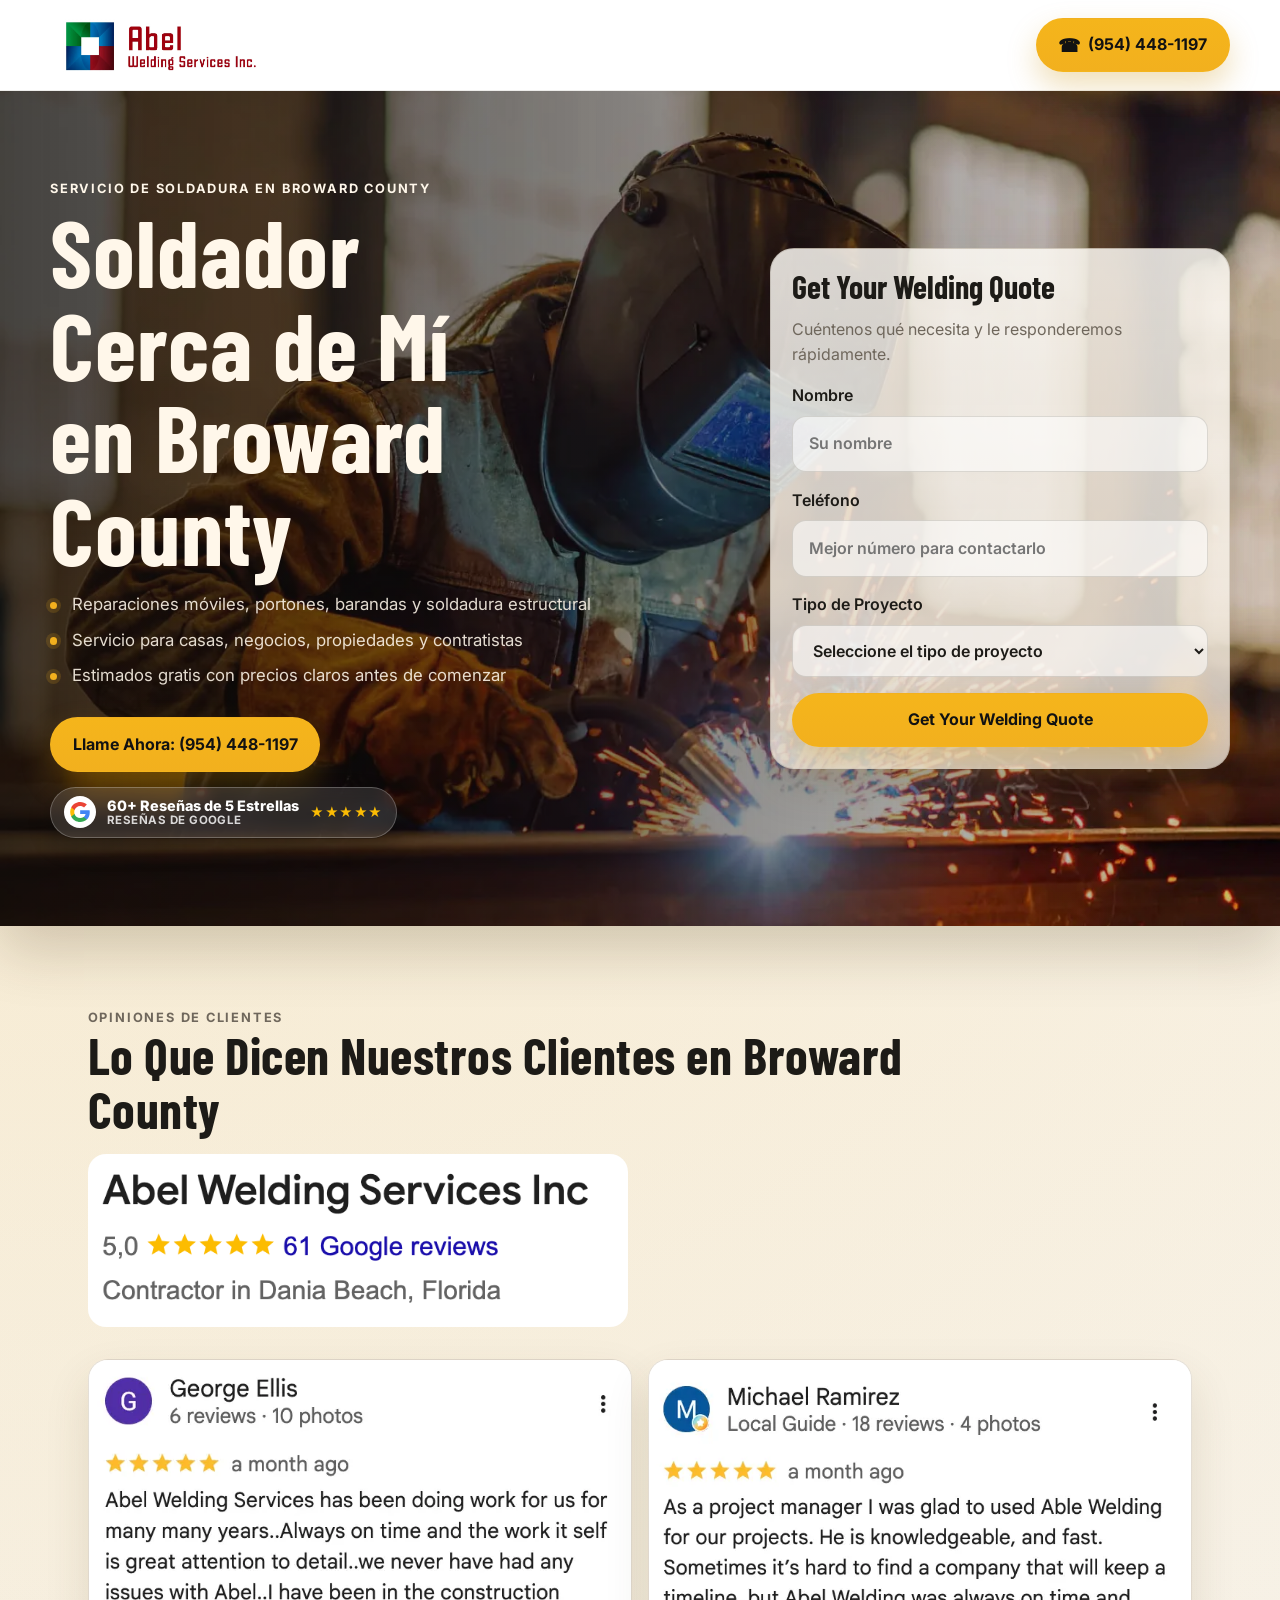
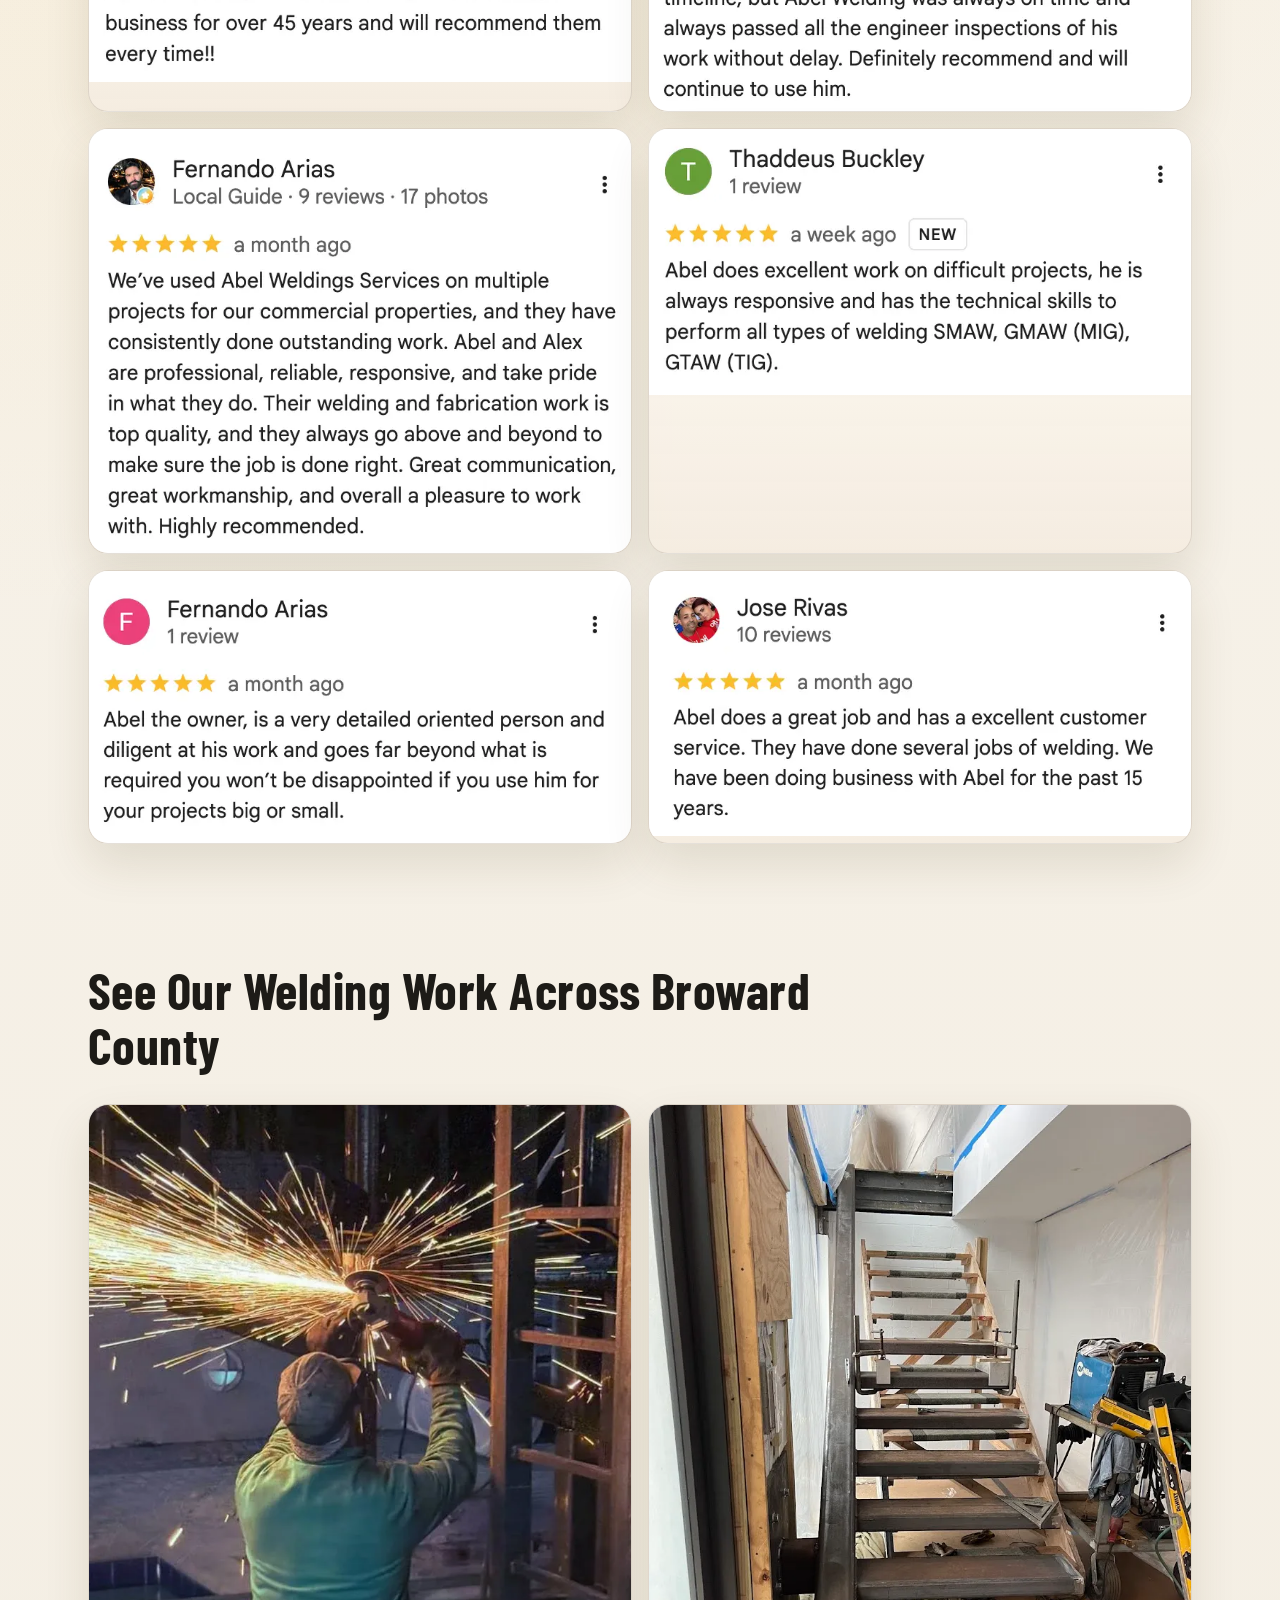
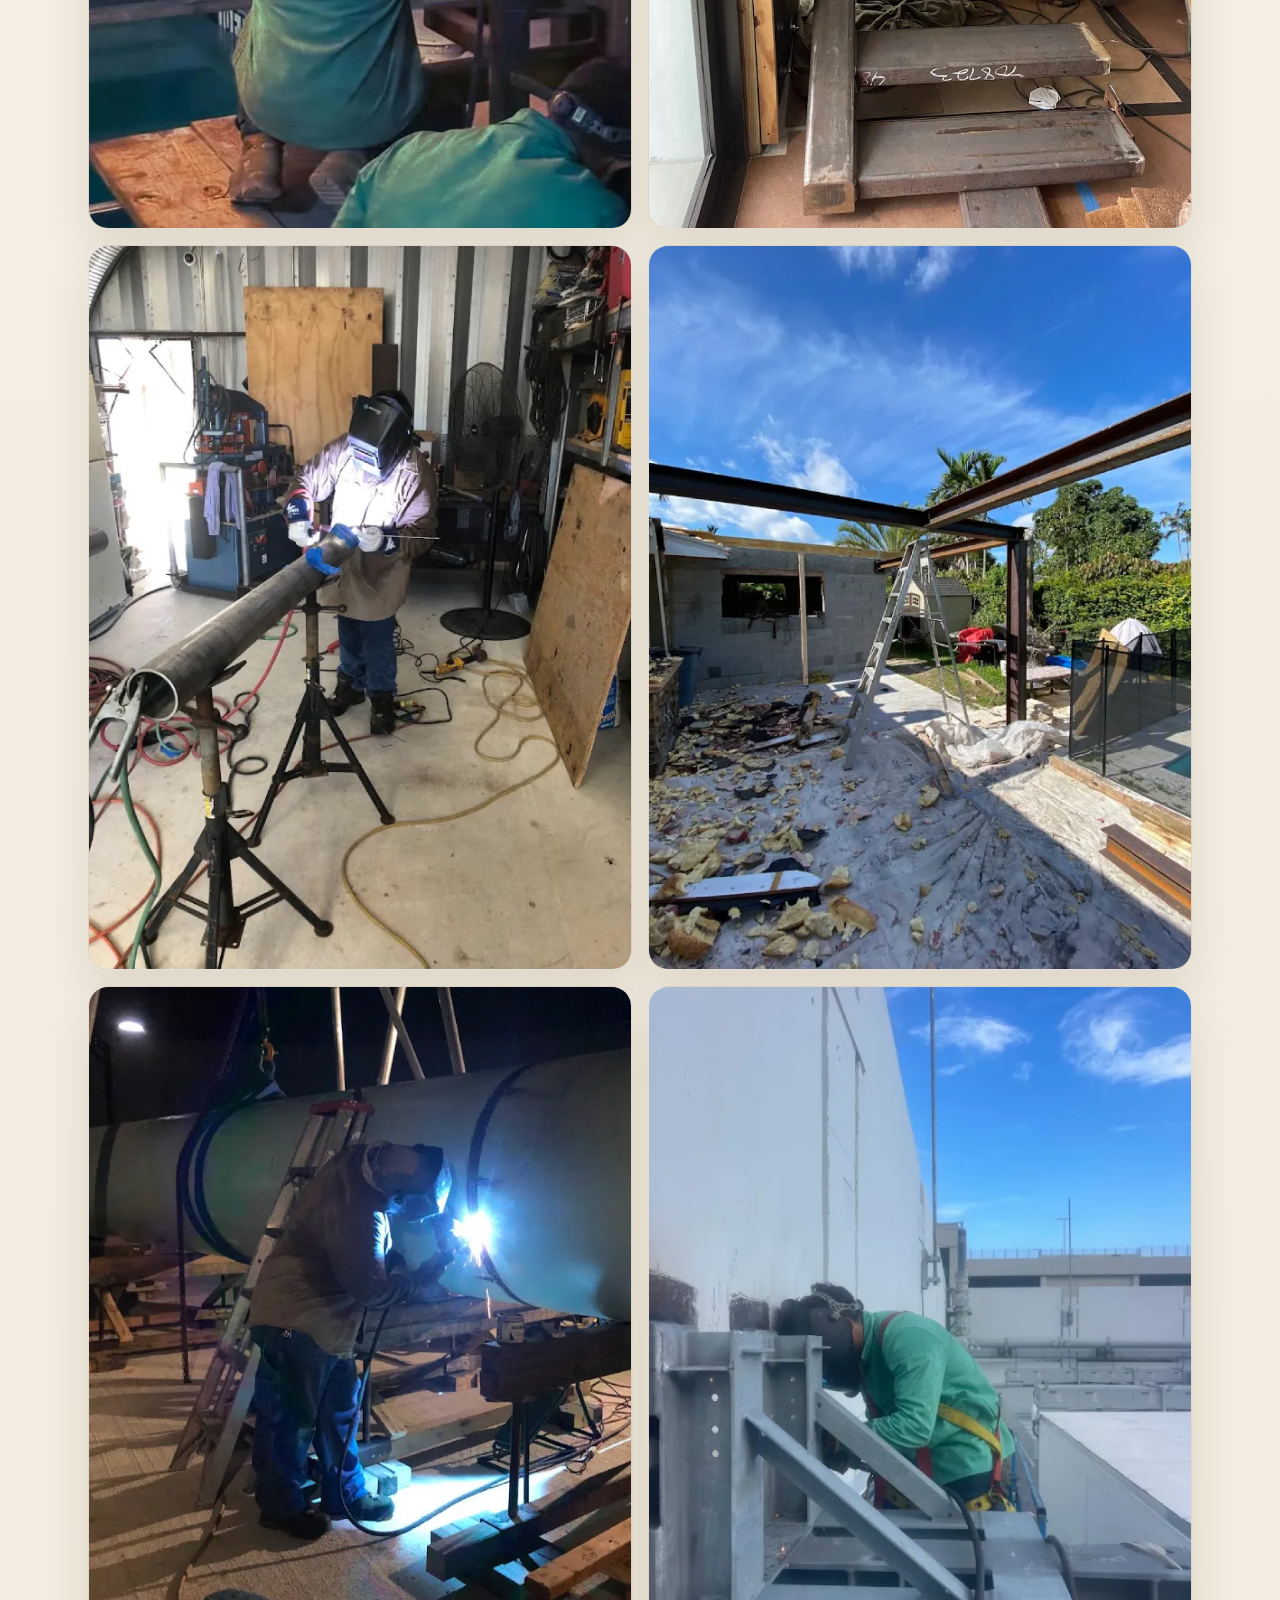
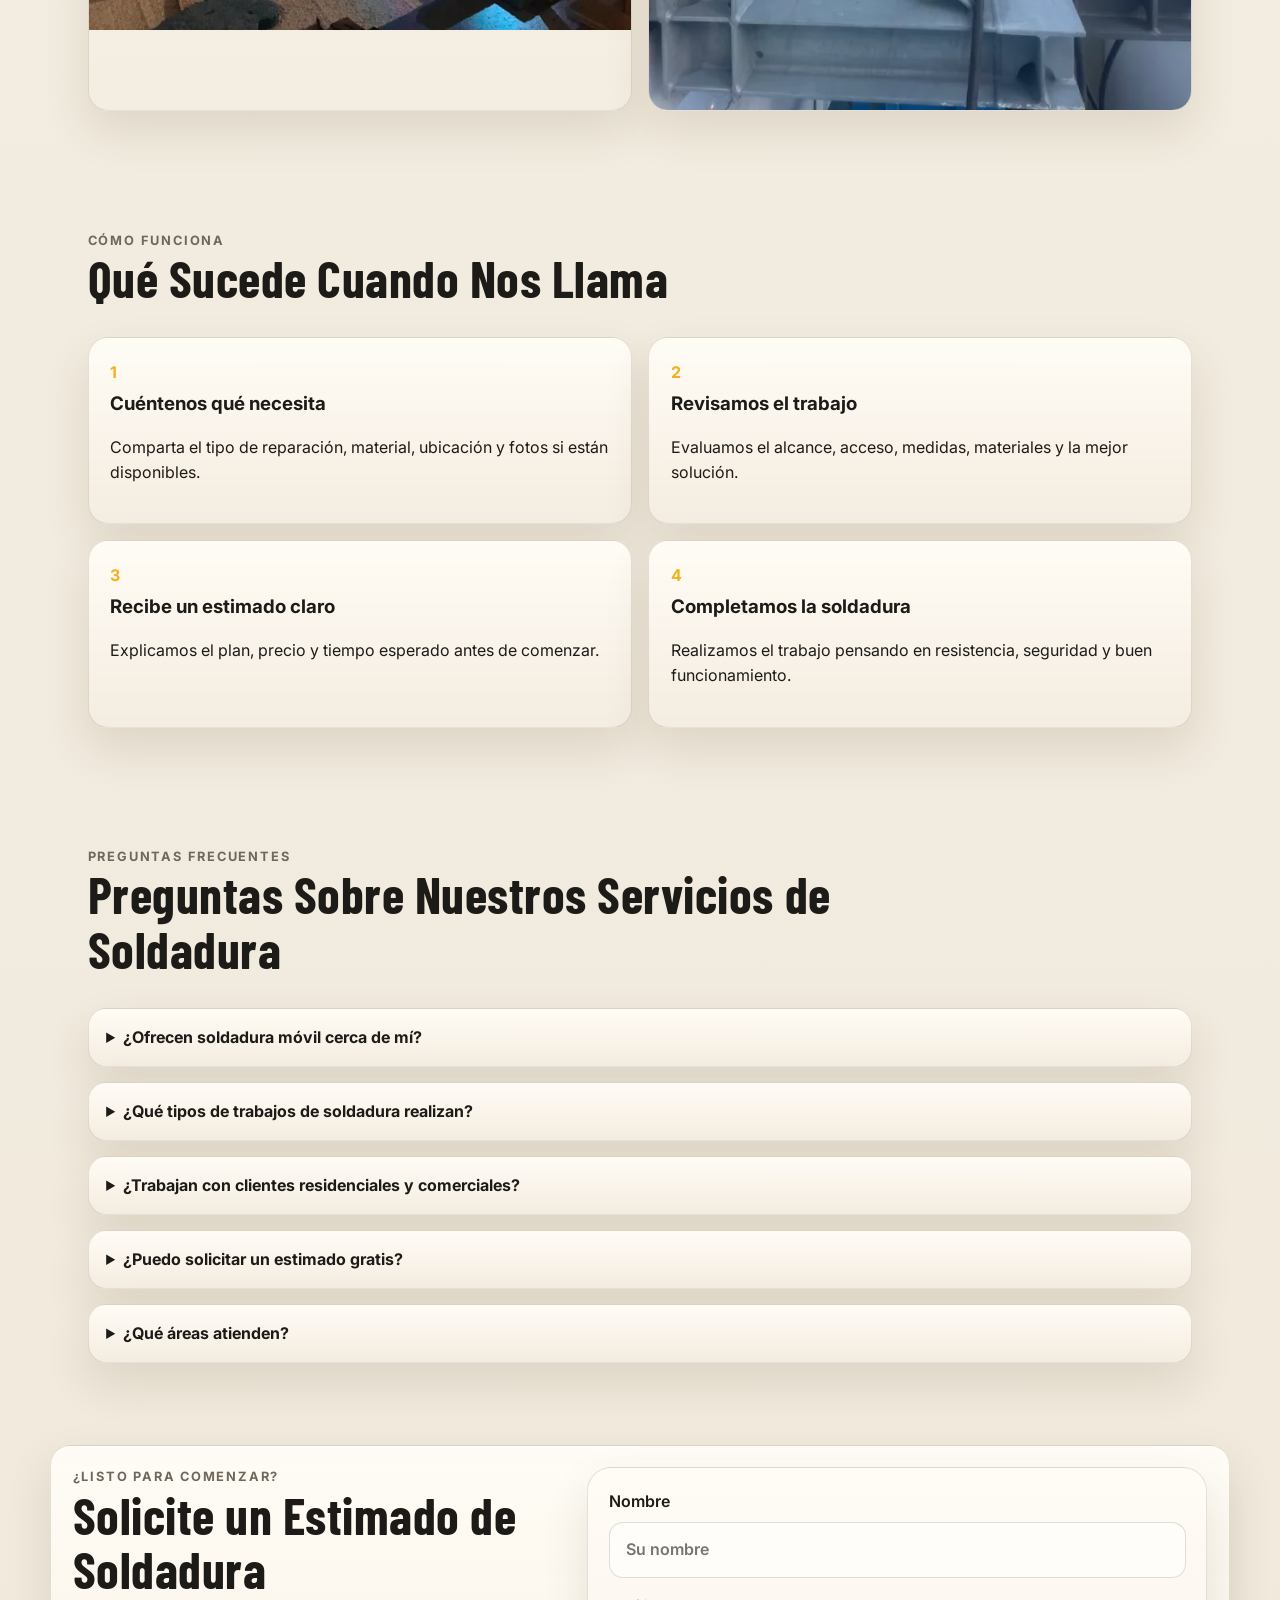
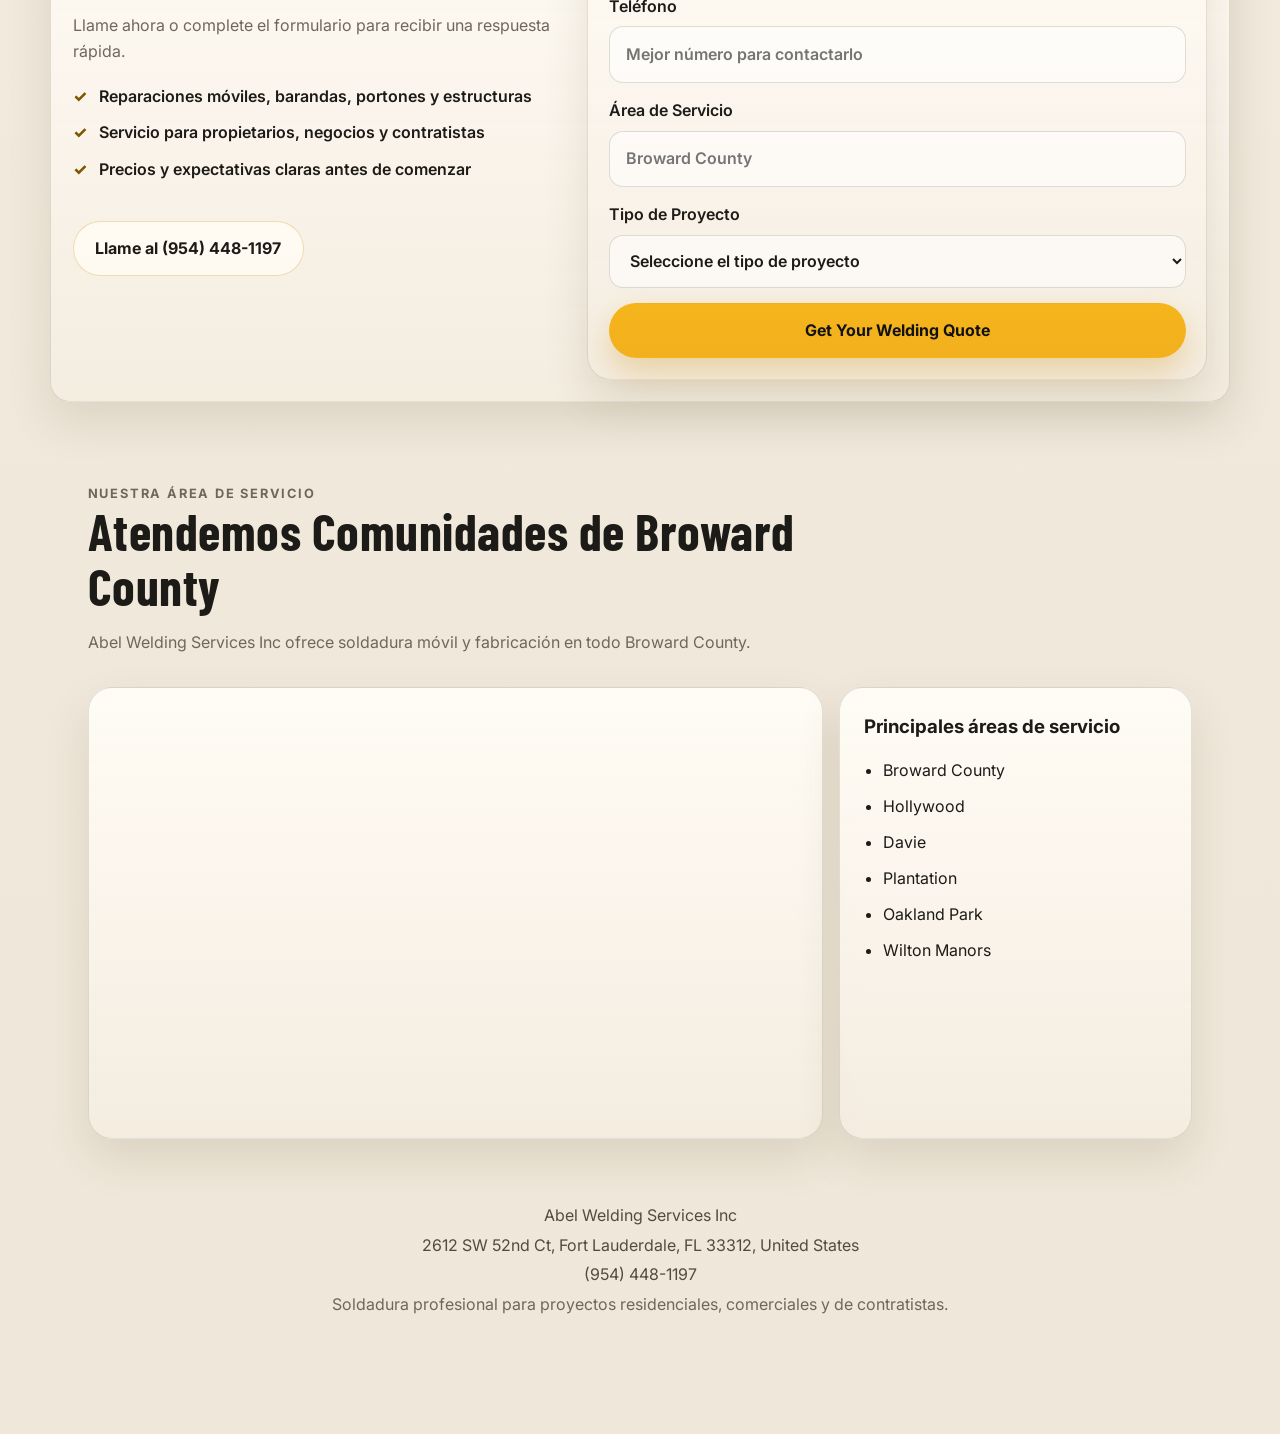
<file: soldador-cerca-de-mi/index.html>
<!DOCTYPE html>
<html lang="es">
  <head>
    <!-- Google tag (gtag.js) -->
    <script async src="https://www.googletagmanager.com/gtag/js?id=AW-18290450782"></script>
    <script>
      window.dataLayer = window.dataLayer || [];
      function gtag() { dataLayer.push(arguments); }
      gtag("js", new Date());

      gtag("config", "AW-18290450782");
    </script>
    <script>
      function updateTrackedPhoneNumbers(formatted_number, mobile_number) {
        const phonePattern = /\(?954\)?[-.\s]*448[-.\s]*1197/g;
        document.querySelectorAll('a[href^="tel:"]').forEach((link) => {
          link.href = "tel:" + mobile_number;
          link.textContent = link.textContent.replace(phonePattern, formatted_number);
        });
      }

      gtag("config", "AW-18290450782/YguZCLyflNAcEN7CyJFE", {
        phone_conversion_number: "(954) 448-1197",
        phone_conversion_callback: updateTrackedPhoneNumbers
      });
    </script>
    <meta charset="UTF-8" />
    <!-- Google Tag Manager -->
    <script>
      (function(w, d, s, l, i) {
        w[l] = w[l] || [];
        w[l].push({ "gtm.start": new Date().getTime(), event: "gtm.js" });
        var f = d.getElementsByTagName(s)[0],
          j = d.createElement(s),
          dl = l != "dataLayer" ? "&l=" + l : "";
        j.async = true;
        j.src = "https://www.googletagmanager.com/gtm.js?id=" + i + dl;
        f.parentNode.insertBefore(j, f);
      })(window, document, "script", "dataLayer", "GTM-NHBSQKVM");
    </script>
    <!-- End Google Tag Manager -->
    <meta name="viewport" content="width=device-width, initial-scale=1.0" />
    <title>Soldador Cerca de Mí en Broward County | Abel Welding</title>
    <meta
      name="description"
      content="¿Busca un soldador cerca de usted en Broward County? Abel Welding ofrece reparaciones móviles, soldadura estructural, portones, barandas y fabricación."
    />
    <link rel="preconnect" href="https://fonts.googleapis.com" />
    <link rel="preconnect" href="https://fonts.gstatic.com" crossorigin />
    <link
      href="https://fonts.googleapis.com/css2?family=Barlow+Condensed:wght@500;600;700&family=Inter:wght@400;500;600;700&display=swap"
      rel="stylesheet"
    />
    <link rel="stylesheet" href="../style.css?v=20261020-4" />
    <script type="application/ld+json">
      {
        "@context": "https://schema.org",
        "@type": "LocalBusiness",
        "name": "Abel Welding Services",
        "image": "",
        "telephone": "(954) 448-1197",
        "areaServed": [
          "Broward County",
          "Wilton Manors",
          "Oakland Park",
          "Plantation",
          "Davie",
          "Pompano Beach"
        ],
        "address": {
          "@type": "PostalAddress",
          "streetAddress": "2612 SW 52nd Ct",
          "addressLocality": "Fort Lauderdale",
          "postalCode": "33312",
          "addressRegion": "FL",
          "addressCountry": "US"
        },
        "priceRange": "$$",
        "url": "https://example.com/soldador-cerca-de-mi"
      }
    </script>
  </head>
  <body>
    <header class="topbar">
      <a class="brand" href="../" aria-label="Página principal de Abel Welding Services">
        <img src="../abel-logo.webp" alt="Abel Welding Services Inc." />
      </a>
      <a class="call-pill" href="tel:+19544481197" aria-label="Llamar al (954) 448-1197" onclick="gtag('event', 'conversion', {'send_to': 'AW-18290450782/YguZCLyflNAcEN7CyJFE'});"><span class="call-pill-icon" aria-hidden="true">&#9742;</span><span>(954) 448-1197</span></a>
    </header>

    <main>
      <section class="hero">
        <div class="hero-inner">
          <div class="hero-copy">
            <p class="eyebrow">Servicio de soldadura en Broward County</p>
            <h1>Soldador Cerca de Mí en Broward County</h1>
            <ul class="hero-text hero-bullets">
              <li>Reparaciones móviles, portones, barandas y soldadura estructural</li>
              <li>Servicio para casas, negocios, propiedades y contratistas</li>
              <li>Estimados gratis con precios claros antes de comenzar</li>
            </ul>
            <div class="hero-actions">
              <a class="button button-primary" href="tel:+19544481197" onclick="gtag('event', 'conversion', {'send_to': 'AW-18290450782/YguZCLyflNAcEN7CyJFE'});">Llame Ahora: (954) 448-1197</a>
            </div>
            <a class="hero-google-reviews" href="#client-feedback" aria-label="Ver nuestras más de 60 reseñas de cinco estrellas en Google">
              <span class="google-review-mark" aria-hidden="true">
                <img src="../google-review-logo.svg" alt="" width="20" height="20" />
              </span>
              <span class="google-review-copy">
                <strong>60+ Reseñas de 5 Estrellas</strong>
                <span>Reseñas de Google</span>
              </span>
              <span class="google-review-stars" aria-hidden="true">★★★★★</span>
            </a>
          </div>
          <div class="hero-form-wrap">
            <form class="quote-form hero-form-card" name="soldador-cerca-de-mi-estimate" method="POST" data-netlify="true" netlify-honeypot="bot-field">
              <input type="hidden" name="form-name" value="soldador-cerca-de-mi-estimate" />
              <p class="form-hidden"><label>No complete este campo: <input name="bot-field" type="text" /></label></p>
              <h3>Get Your Welding Quote</h3>
              <p class="hero-form-copy">Cuéntenos qué necesita y le responderemos rápidamente.</p>
              <label>Nombre<input type="text" name="name" placeholder="Su nombre" /></label>
              <label>Teléfono<input type="tel" name="phone" placeholder="Mejor número para contactarlo" /></label>
              <label>Tipo de Proyecto
                <select name="project">
                  <option selected>Seleccione el tipo de proyecto</option>
                  <option>Reparación de soldadura móvil</option>
                  <option>Portón, cerca o baranda</option>
                  <option>Soldadura estructural</option>
                  <option>Soldadura de aluminio</option>
                  <option>Fabricación de metal</option>
                </select>
              </label>
              <button class="button button-primary" type="submit">Get Your Welding Quote</button>
            </form>
          </div>
        </div>
      </section>

      <section class="section testimonials" id="client-feedback">
        <div class="section-heading">
          <p class="eyebrow">Opiniones de clientes</p>
          <h2>Lo Que Dicen Nuestros Clientes en Broward County</h2>
          <img
            class="reviews-summary-image"
            src="../google-reviews-summary.png"
            alt="Resumen de Google de Abel Welding Services con 5.0 estrellas y 61 reseñas"
          />
        </div>
        <div class="review-grid">
          <article class="review-card"><img src="../review-1.webp" alt="Google review from George Ellis for Abel Welding Services" /></article>
          <article class="review-card"><img src="../review-2.webp" alt="Google review from Michael Ramirez for Abel Welding Services" /></article>
          <article class="review-card"><img src="../review-3.webp" alt="Google review from Fernando Arias for Abel Welding Services" /></article>
          <article class="review-card"><img src="../review-4.webp" alt="Google review from Thaddeus Buckley for Abel Welding Services" /></article>
          <article class="review-card"><img src="../review-5.webp" alt="Google review from Fernando Arias for Abel Welding Services" /></article>
          <article class="review-card"><img src="../review-6.webp" alt="Google review from Jose Rivas for Abel Welding Services" /></article>
        </div>
      </section>

      <section class="section gallery-section">
        <div class="section-heading">
          <h2>See Our Welding Work Across Broward County</h2>
        </div>
        <div class="gallery-grid">
          <div class="gallery-card"><img src="../abelwelding1.webp" alt="Soldador trabajando en Broward County" /></div>
          <div class="gallery-card"><img src="../abelwelding2.webp" alt="Escalera de acero fabricada a medida" /></div>
          <div class="gallery-card"><img src="../abelwelding3.webp" alt="Soldadura de tubería de acero en taller" /></div>
          <div class="gallery-card"><img src="../abelwelding4.webp" alt="Instalación de estructura de acero" /></div>
          <div class="gallery-card"><img src="../abelwelding5.webp" alt="Soldadura nocturna de tubería" /></div>
          <div class="gallery-card"><img src="../abelwelding6.webp" alt="Soldador trabajando en una estructura de acero" /></div>
        </div>
      </section>

      <section class="section process">
        <div class="section-heading">
          <p class="eyebrow">Cómo funciona</p>
          <h2>Qué Sucede Cuando Nos Llama</h2>
        </div>
        <div class="process-grid">
          <article class="process-card"><span>1</span><h3>Cuéntenos qué necesita</h3><p>Comparta el tipo de reparación, material, ubicación y fotos si están disponibles.</p></article>
          <article class="process-card"><span>2</span><h3>Revisamos el trabajo</h3><p>Evaluamos el alcance, acceso, medidas, materiales y la mejor solución.</p></article>
          <article class="process-card"><span>3</span><h3>Recibe un estimado claro</h3><p>Explicamos el plan, precio y tiempo esperado antes de comenzar.</p></article>
          <article class="process-card"><span>4</span><h3>Completamos la soldadura</h3><p>Realizamos el trabajo pensando en resistencia, seguridad y buen funcionamiento.</p></article>
        </div>
      </section>

      <section class="section faq">
        <div class="section-heading">
          <p class="eyebrow">Preguntas frecuentes</p>
          <h2>Preguntas Sobre Nuestros Servicios de Soldadura</h2>
        </div>
        <div class="faq-list">
          <details><summary>¿Ofrecen soldadura móvil cerca de mí?</summary><p>Sí. Atendemos casas, negocios, propiedades y sitios de construcción en comunidades de Broward County.</p></details>
          <details><summary>¿Qué tipos de trabajos de soldadura realizan?</summary><p>Trabajamos con portones, cercas, barandas, escaleras, estructuras, tuberías, aluminio, reparaciones y fabricación a medida.</p></details>
          <details><summary>¿Trabajan con clientes residenciales y comerciales?</summary><p>Sí. Ayudamos a propietarios, negocios, administradores de propiedades y contratistas.</p></details>
          <details><summary>¿Puedo solicitar un estimado gratis?</summary><p>Sí. Llame o envíe el formulario con los detalles, ubicación y fotos del proyecto si están disponibles.</p></details>
          <details><summary>¿Qué áreas atienden?</summary><p>Atendemos Davie, Plantation, Oakland Park, Wilton Manors, Hollywood y otras comunidades de Broward County.</p></details>
        </div>
      </section>

      <div id="quote-anchor"></div>
      <section class="section final-cta" id="quote">
        <div class="section-heading">
          <p class="eyebrow">¿Listo para comenzar?</p>
          <h2>Solicite un Estimado de Soldadura</h2>
          <p>Llame ahora o complete el formulario para recibir una respuesta rápida.</p>
          <ul class="cta-checklist">
            <li>Reparaciones móviles, barandas, portones y estructuras</li>
            <li>Servicio para propietarios, negocios y contratistas</li>
            <li>Precios y expectativas claras antes de comenzar</li>
          </ul>
          <a class="button button-secondary cta-call-button" href="tel:+19544481197" onclick="gtag('event', 'conversion', {'send_to': 'AW-18290450782/YguZCLyflNAcEN7CyJFE'});">Llame al (954) 448-1197</a>
        </div>
        <div class="final-grid">
          <form class="quote-form" name="soldador-cerca-de-mi-estimate" method="POST" data-netlify="true" netlify-honeypot="bot-field">
            <input type="hidden" name="form-name" value="soldador-cerca-de-mi-estimate" />
            <p class="form-hidden"><label>No complete este campo: <input name="bot-field" type="text" /></label></p>
            <label>Nombre<input type="text" name="name" placeholder="Su nombre" /></label>
            <label>Teléfono<input type="tel" name="phone" placeholder="Mejor número para contactarlo" /></label>
            <label>Área de Servicio<input type="text" name="city" placeholder="Broward County" /></label>
            <label>Tipo de Proyecto
              <select name="project">
                <option selected>Seleccione el tipo de proyecto</option>
                <option>Reparación de soldadura móvil</option>
                <option>Portón, cerca o baranda</option>
                <option>Soldadura estructural</option>
                <option>Soldadura de aluminio</option>
                <option>Fabricación de metal</option>
              </select>
            </label>
            <button class="button button-primary" type="submit">Get Your Welding Quote</button>
          </form>
        </div>
      </section>

      <section class="section service-area-section">
        <div class="section-heading">
          <p class="eyebrow">Nuestra área de servicio</p>
          <h2>Atendemos Comunidades de Broward County</h2>
          <p>Abel Welding Services Inc ofrece soldadura móvil y fabricación en todo Broward County.</p>
        </div>
        <div class="service-area-layout">
          <div class="map-embed">
            <iframe
              src="https://www.google.com/maps/embed?pb=!1m18!1m12!1m3!1d6071.807202824971!2d-80.17773342303232!3d26.05711289633268!2m3!1f0!2f0!3f0!3m2!1i1024!2i768!4f13.1!3m3!1m2!1s0x88d9abd3e7304d5f%3A0xb630e81242011269!2sAbel%20Welding%20Services%20Inc!5e1!3m2!1sen!2sua!4v1783951540785!5m2!1sen!2sua"
              width="600"
              height="450"
              style="border: 0"
              allowfullscreen=""
              loading="lazy"
              referrerpolicy="strict-origin-when-cross-origin"
              title="Abel Welding Services Inc map"
            ></iframe>
          </div>
          <div class="location-list-card">
            <h3>Principales áreas de servicio</h3>
            <ul class="location-list">
              <li>Broward County</li>
              <li>Hollywood</li>
              <li>Davie</li>
              <li>Plantation</li>
              <li>Oakland Park</li>
              <li>Wilton Manors</li>
            </ul>
          </div>
        </div>
      </section>
    </main>

    <footer class="footer">
      <p>Abel Welding Services Inc</p>
      <p>2612 SW 52nd Ct, Fort Lauderdale, FL 33312, United States</p>
      <p><a href="tel:+19544481197" onclick="gtag('event', 'conversion', {'send_to': 'AW-18290450782/YguZCLyflNAcEN7CyJFE'});">(954) 448-1197</a></p>
      <p class="footer-note">Soldadura profesional para proyectos residenciales, comerciales y de contratistas.</p>
    </footer>

    <div class="desktop-estimate-widget">
      <div class="desktop-estimate-widget-card">
        <p>Reciba un Estimado</p>
        <p>¿Necesita un soldador? Vaya al formulario o llame para una respuesta rápida.</p>
        <div class="desktop-estimate-actions">
          <a class="button button-primary" href="#quote-anchor">Solicitar Estimado</a>
          <a class="button button-secondary" href="tel:+19544481197" onclick="gtag('event', 'conversion', {'send_to': 'AW-18290450782/YguZCLyflNAcEN7CyJFE'});">Llame al (954) 448-1197</a>
        </div>
      </div>
    </div>

    <div class="mobile-cta">
      <a href="tel:+19544481197" onclick="gtag('event', 'conversion', {'send_to': 'AW-18290450782/YguZCLyflNAcEN7CyJFE'});">Llame Ahora: (954) 448-1197</a>
    </div>
    <script src="../form-tracking.js"></script>
    <script>
      const heroSection = document.querySelector(".hero");
      const desktopEstimateWidget = document.querySelector(".desktop-estimate-widget");
      const mobileCta = document.querySelector(".mobile-cta");

      function updateDesktopEstimateWidget() {
        if (!desktopEstimateWidget) return;

        if (window.innerWidth <= 980) {
          desktopEstimateWidget.classList.remove("is-visible");
          return;
        }

        if (!heroSection) {
          desktopEstimateWidget.classList.add("is-visible");
          return;
        }

        const heroBottom = heroSection.getBoundingClientRect().bottom;
        desktopEstimateWidget.classList.toggle("is-visible", heroBottom <= 0);
      }

      function updateMobileCta() {
        if (!mobileCta) return;

        if (window.innerWidth > 720) {
          mobileCta.classList.remove("is-visible");
          return;
        }

        const scrollableHeight = document.documentElement.scrollHeight - window.innerHeight;
        const threshold = Math.max(scrollableHeight * 0.1, 80);
        mobileCta.classList.toggle("is-visible", window.scrollY > threshold);
      }

      updateDesktopEstimateWidget();
      updateMobileCta();
      window.addEventListener("scroll", updateDesktopEstimateWidget, { passive: true });
      window.addEventListener("scroll", updateMobileCta, { passive: true });
      window.addEventListener("resize", updateDesktopEstimateWidget);
      window.addEventListener("resize", updateMobileCta);
    </script>
  </body>
</html>
</file>
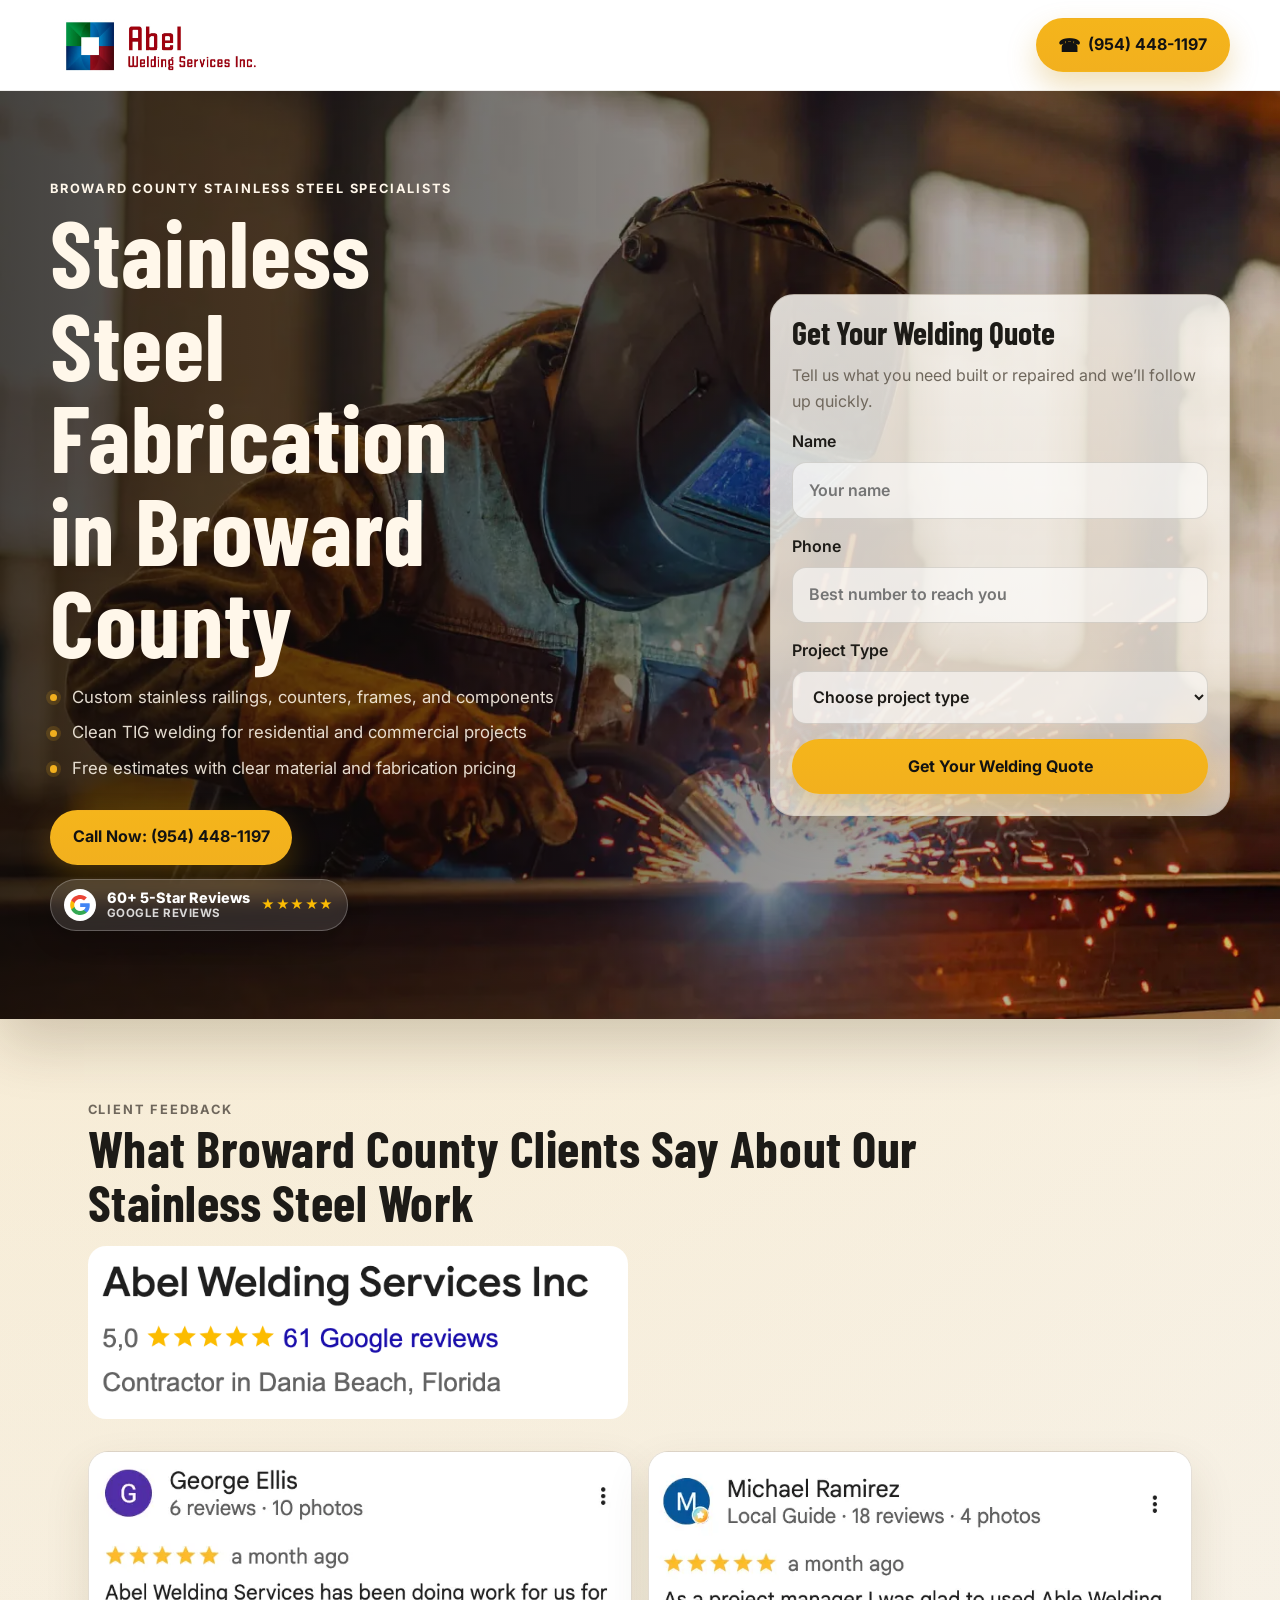
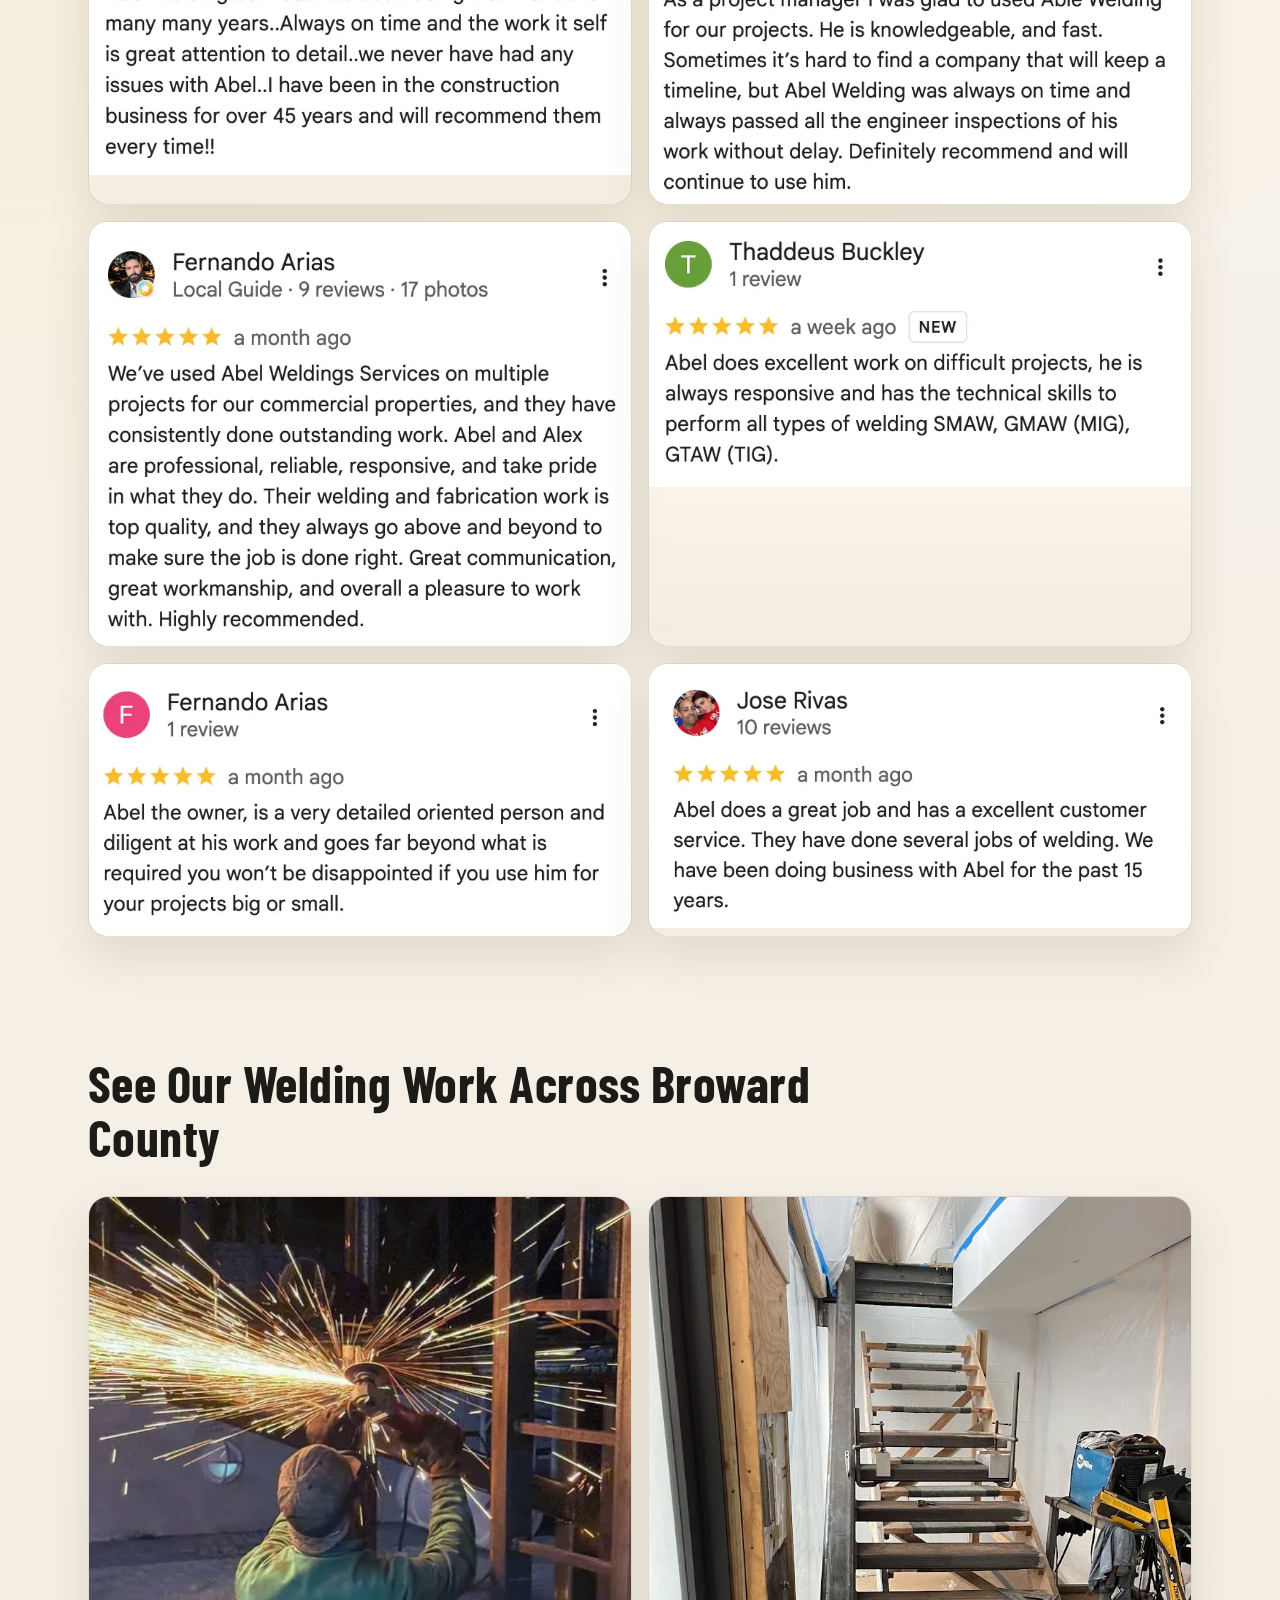
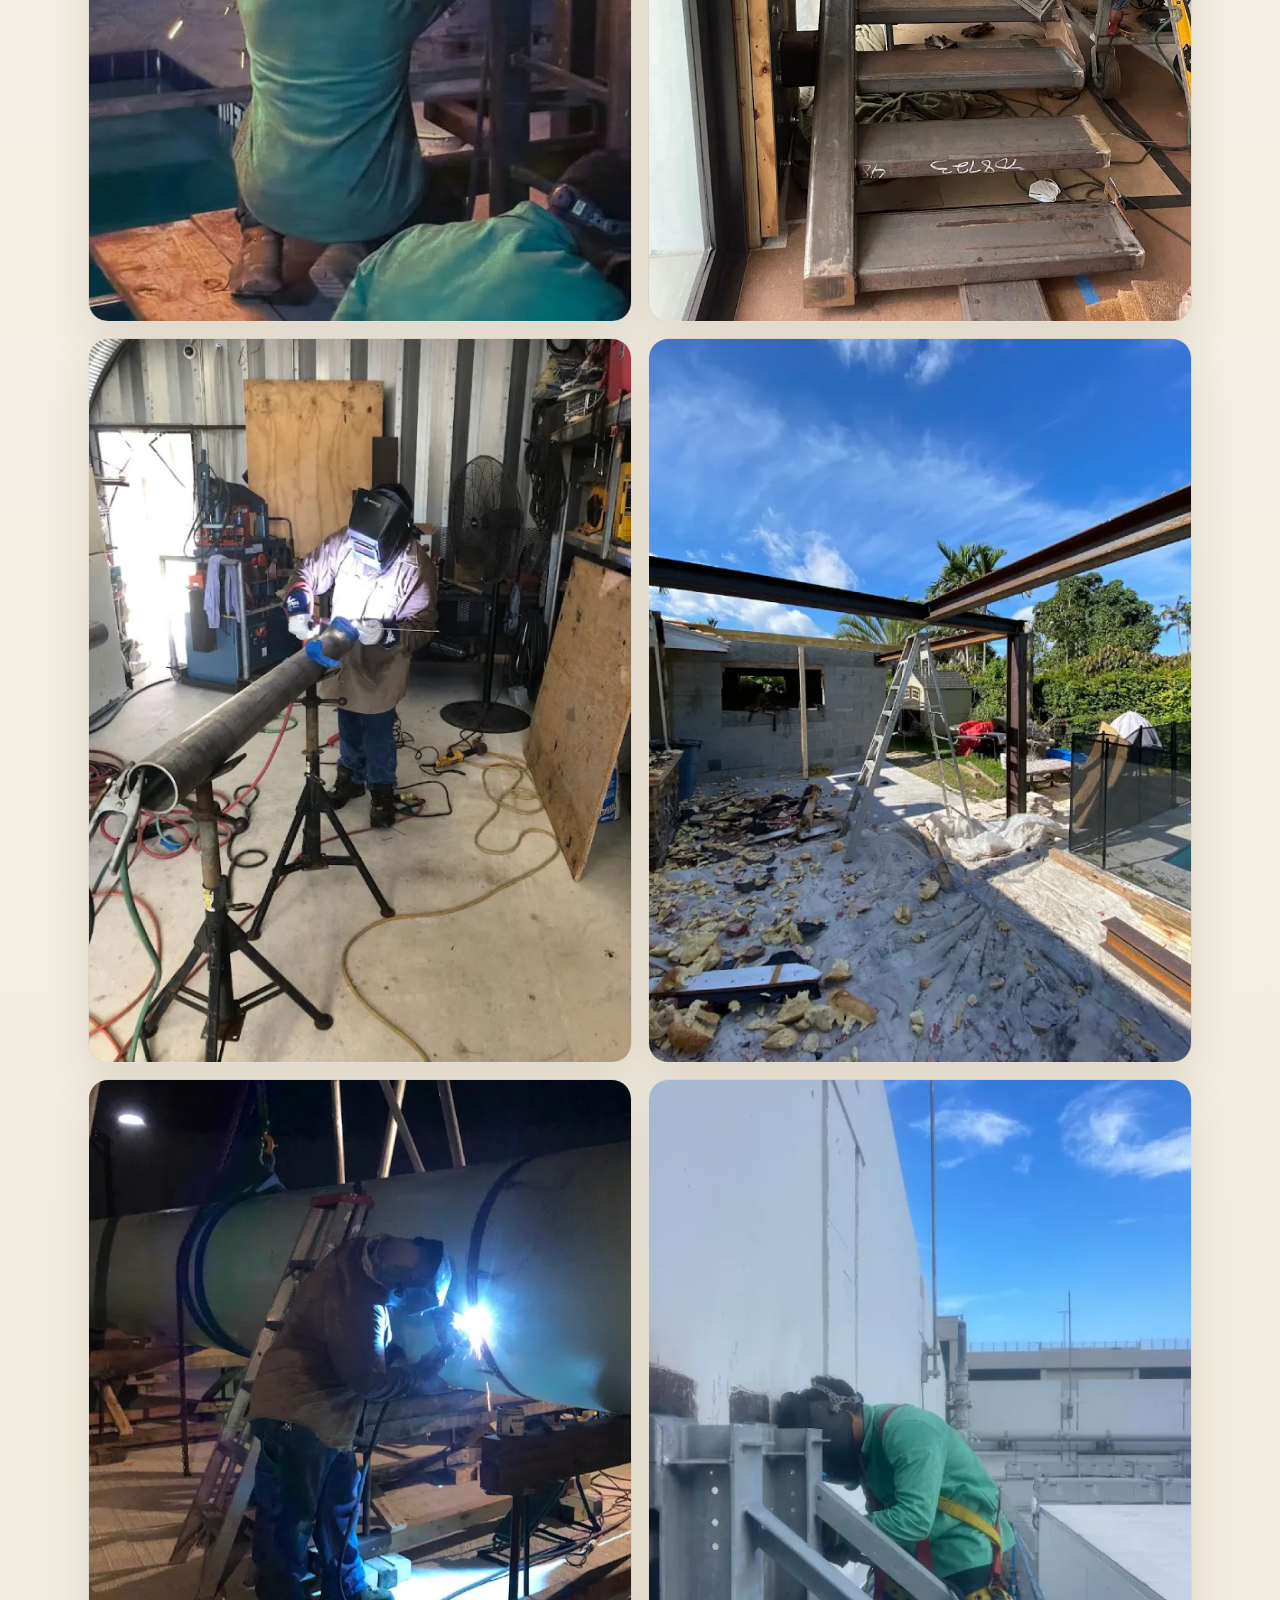
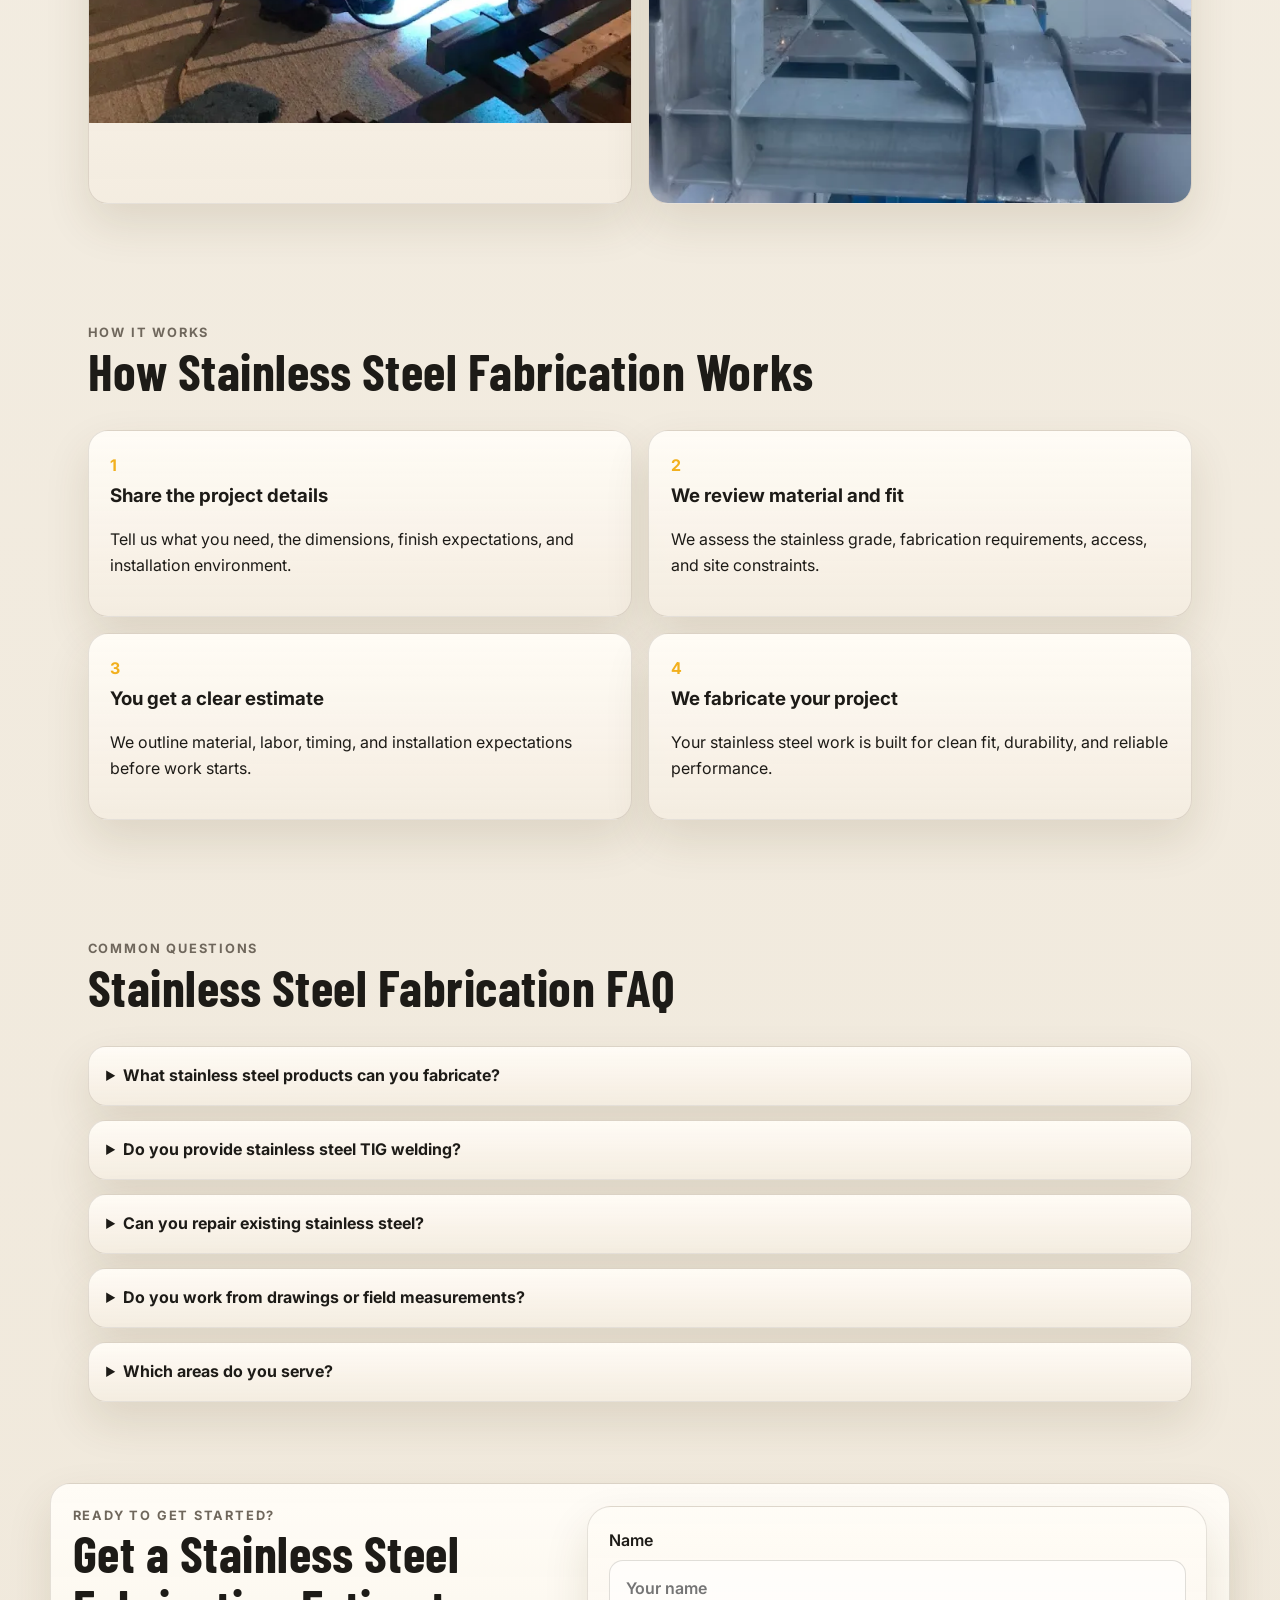
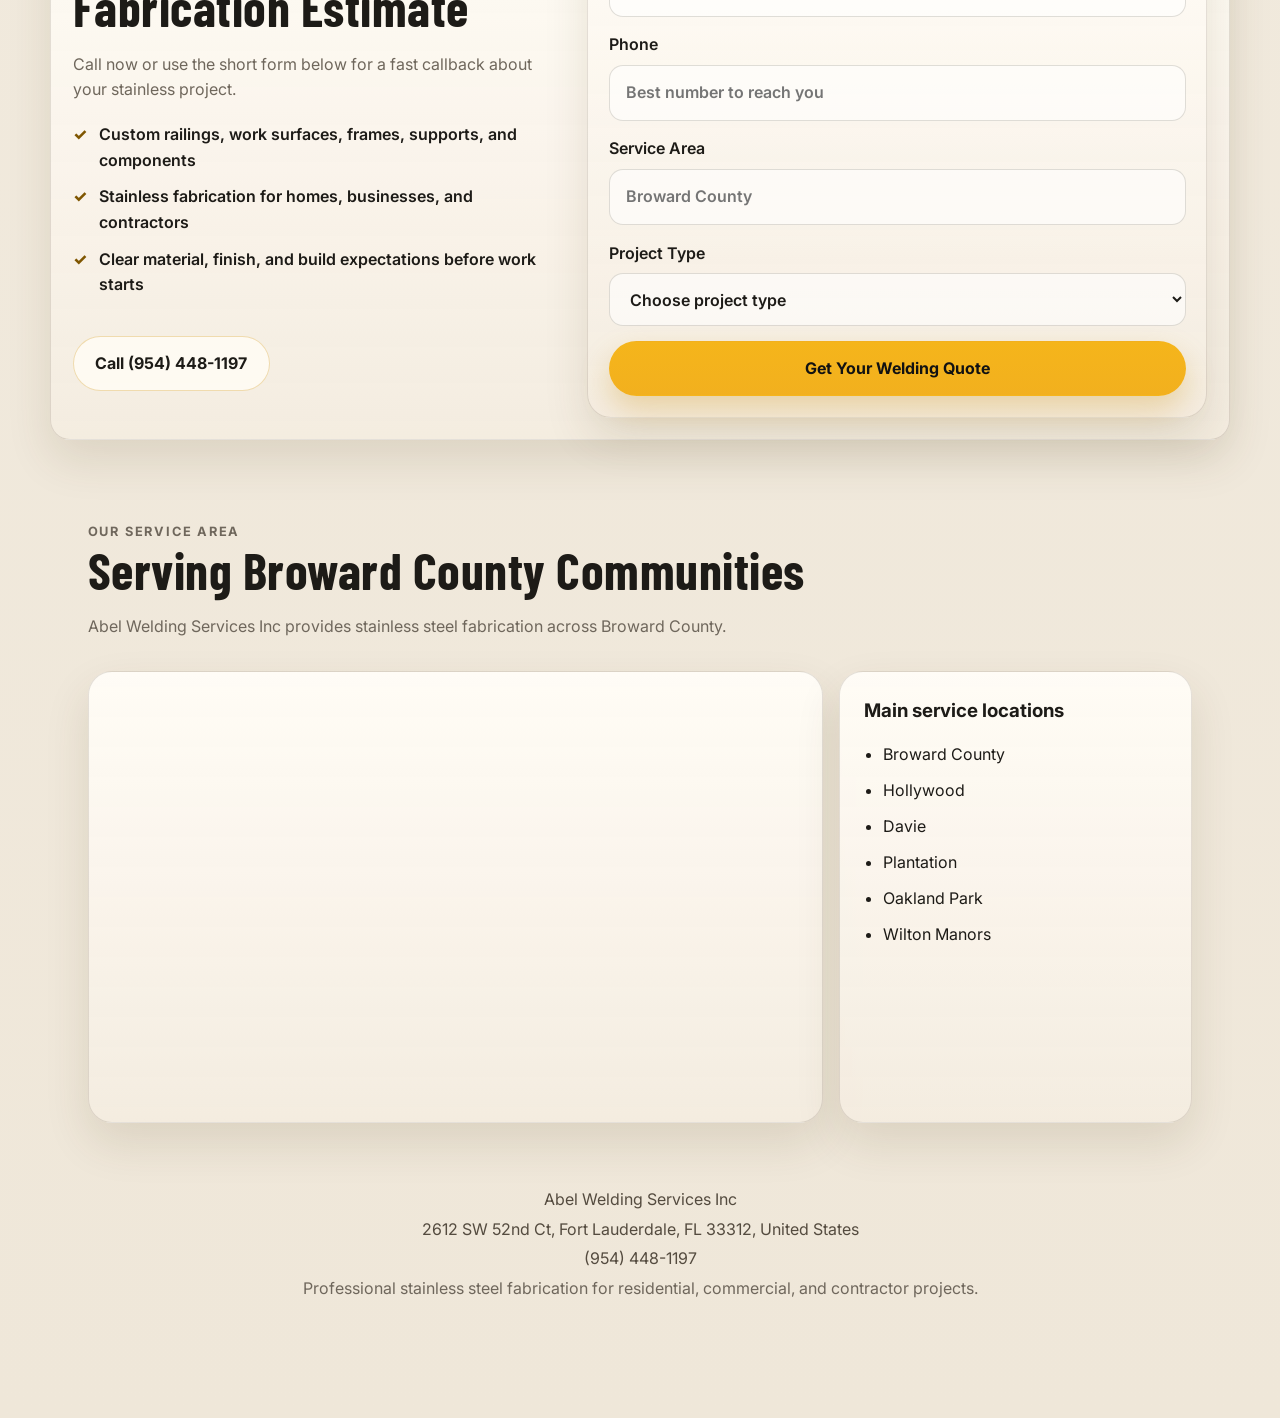
<file: stainless-steel-fabrication/index.html>
<!DOCTYPE html>
<html lang="en">
  <head>
    <!-- Google tag (gtag.js) -->
    <script async src="https://www.googletagmanager.com/gtag/js?id=AW-18290450782"></script>
    <script>
      window.dataLayer = window.dataLayer || [];
      function gtag() { dataLayer.push(arguments); }
      gtag("js", new Date());

      gtag("config", "AW-18290450782");
    </script>
    <script>
      function updateTrackedPhoneNumbers(formatted_number, mobile_number) {
        const phonePattern = /\(?954\)?[-.\s]*448[-.\s]*1197/g;
        document.querySelectorAll('a[href^="tel:"]').forEach((link) => {
          link.href = "tel:" + mobile_number;
          link.textContent = link.textContent.replace(phonePattern, formatted_number);
        });
      }

      gtag("config", "AW-18290450782/YguZCLyflNAcEN7CyJFE", {
        phone_conversion_number: "(954) 448-1197",
        phone_conversion_callback: updateTrackedPhoneNumbers
      });
    </script>
    <meta charset="UTF-8" />
    <!-- Google Tag Manager -->
    <script>
      (function(w, d, s, l, i) {
        w[l] = w[l] || [];
        w[l].push({ "gtm.start": new Date().getTime(), event: "gtm.js" });
        var f = d.getElementsByTagName(s)[0],
          j = d.createElement(s),
          dl = l != "dataLayer" ? "&l=" + l : "";
        j.async = true;
        j.src = "https://www.googletagmanager.com/gtm.js?id=" + i + dl;
        f.parentNode.insertBefore(j, f);
      })(window, document, "script", "dataLayer", "GTM-NHBSQKVM");
    </script>
    <!-- End Google Tag Manager -->
    <meta name="viewport" content="width=device-width, initial-scale=1.0" />
    <title>Stainless Steel Fabrication Broward County | Abel Welding</title>
    <meta
      name="description"
      content="Stainless steel fabrication in Broward County for railings, counters, frames, equipment parts, repairs, and custom projects. Call Abel Welding for a free estimate."
    />
    <link rel="preconnect" href="https://fonts.googleapis.com" />
    <link rel="preconnect" href="https://fonts.gstatic.com" crossorigin />
    <link
      href="https://fonts.googleapis.com/css2?family=Barlow+Condensed:wght@500;600;700&family=Inter:wght@400;500;600;700&display=swap"
      rel="stylesheet"
    />
    <link rel="stylesheet" href="../style.css?v=20261020-4" />
    <script type="application/ld+json">
      {
        "@context": "https://schema.org",
        "@type": "LocalBusiness",
        "name": "Abel Welding Services",
        "image": "",
        "telephone": "(954) 448-1197",
        "areaServed": [
          "Broward County",
          "Wilton Manors",
          "Oakland Park",
          "Plantation",
          "Davie",
          "Pompano Beach"
        ],
        "address": {
          "@type": "PostalAddress",
          "streetAddress": "2612 SW 52nd Ct",
          "addressLocality": "Fort Lauderdale",
          "postalCode": "33312",
          "addressRegion": "FL",
          "addressCountry": "US"
        },
        "priceRange": "$$",
        "url": "https://example.com/stainless-steel-fabrication"
      }
    </script>
  </head>
  <body>
    <header class="topbar">
      <a class="brand" href="../" aria-label="Abel Welding Services home">
        <img src="../abel-logo.webp" alt="Abel Welding Services Inc." />
      </a>
      <a class="call-pill" href="tel:+19544481197" aria-label="Call (954) 448-1197" onclick="gtag('event', 'conversion', {'send_to': 'AW-18290450782/YguZCLyflNAcEN7CyJFE'});"><span class="call-pill-icon" aria-hidden="true">&#9742;</span><span>(954) 448-1197</span></a>
    </header>

    <main>
      <section class="hero">
        <div class="hero-inner">
          <div class="hero-copy">
            <p class="eyebrow">Broward County stainless steel specialists</p>
            <h1>Stainless Steel Fabrication in Broward County</h1>
            <ul class="hero-text hero-bullets">
              <li>Custom stainless railings, counters, frames, and components</li>
              <li>Clean TIG welding for residential and commercial projects</li>
              <li>Free estimates with clear material and fabrication pricing</li>
            </ul>
            <div class="hero-actions">
              <a class="button button-primary" href="tel:+19544481197" onclick="gtag('event', 'conversion', {'send_to': 'AW-18290450782/YguZCLyflNAcEN7CyJFE'});">Call Now: (954) 448-1197</a>
            </div>
            <a class="hero-google-reviews" href="#client-feedback" aria-label="View our 60 plus five-star Google reviews">
              <span class="google-review-mark" aria-hidden="true">
                <img src="../google-review-logo.svg" alt="" width="20" height="20" />
              </span>
              <span class="google-review-copy">
                <strong>60+ 5-Star Reviews</strong>
                <span>Google Reviews</span>
              </span>
              <span class="google-review-stars" aria-hidden="true">★★★★★</span>
            </a>
          </div>
          <div class="hero-form-wrap">
            <form class="quote-form hero-form-card" name="stainless-steel-fabrication-estimate" method="POST" data-netlify="true" netlify-honeypot="bot-field">
              <input type="hidden" name="form-name" value="stainless-steel-fabrication-estimate" />
              <p class="form-hidden"><label>Don’t fill this out if you're human: <input name="bot-field" type="text" /></label></p>
              <h3>Get Your Welding Quote</h3>
              <p class="hero-form-copy">Tell us what you need built or repaired and we’ll follow up quickly.</p>
              <label>Name<input type="text" name="name" placeholder="Your name" /></label>
              <label>Phone<input type="tel" name="phone" placeholder="Best number to reach you" /></label>
              <label>Project Type
                <select name="project">
                  <option selected>Choose project type</option>
                  <option>Stainless railing or stairs</option>
                  <option>Counter, table, or work surface</option>
                  <option>Frame, bracket, or support</option>
                  <option>Stainless steel repair</option>
                  <option>Other custom stainless project</option>
                </select>
              </label>
              <button class="button button-primary" type="submit">Get Your Welding Quote</button>
            </form>
          </div>
        </div>
      </section>

      <section class="section testimonials" id="client-feedback">
        <div class="section-heading">
          <p class="eyebrow">Client feedback</p>
          <h2>What Broward County Clients Say About Our Stainless Steel Work</h2>
          <img
            class="reviews-summary-image"
            src="../google-reviews-summary.png"
            alt="Abel Welding Services Inc Google reviews summary showing 5.0 stars and 61 Google reviews"
          />
        </div>
        <div class="review-grid">
          <article class="review-card"><img src="../review-1.webp" alt="Google review from George Ellis for Abel Welding Services" /></article>
          <article class="review-card"><img src="../review-2.webp" alt="Google review from Michael Ramirez for Abel Welding Services" /></article>
          <article class="review-card"><img src="../review-3.webp" alt="Google review from Fernando Arias for Abel Welding Services" /></article>
          <article class="review-card"><img src="../review-4.webp" alt="Google review from Thaddeus Buckley for Abel Welding Services" /></article>
          <article class="review-card"><img src="../review-5.webp" alt="Google review from Fernando Arias for Abel Welding Services" /></article>
          <article class="review-card"><img src="../review-6.webp" alt="Google review from Jose Rivas for Abel Welding Services" /></article>
        </div>
      </section>

      <section class="section gallery-section">
        <div class="section-heading">
          <h2>See Our Welding Work Across Broward County</h2>
        </div>
        <div class="gallery-grid">
          <div class="gallery-card"><img src="../abelwelding1.webp" alt="Stainless steel welder fabricating metal in Broward County" /></div>
          <div class="gallery-card"><img src="../abelwelding2.webp" alt="Custom stainless steel stair and railing fabrication" /></div>
          <div class="gallery-card"><img src="../abelwelding3.webp" alt="Precision stainless steel TIG welding in a fabrication shop" /></div>
          <div class="gallery-card"><img src="../abelwelding4.webp" alt="Structural steel fabrication installation project" /></div>
          <div class="gallery-card"><img src="../abelwelding5.webp" alt="Night fabrication and welding work on a pipe section" /></div>
          <div class="gallery-card"><img src="../abelwelding6.webp" alt="Custom stainless support fabrication on site" /></div>
        </div>
      </section>

      <section class="section process">
        <div class="section-heading">
          <p class="eyebrow">How it works</p>
          <h2>How Stainless Steel Fabrication Works</h2>
        </div>
        <div class="process-grid">
          <article class="process-card"><span>1</span><h3>Share the project details</h3><p>Tell us what you need, the dimensions, finish expectations, and installation environment.</p></article>
          <article class="process-card"><span>2</span><h3>We review material and fit</h3><p>We assess the stainless grade, fabrication requirements, access, and site constraints.</p></article>
          <article class="process-card"><span>3</span><h3>You get a clear estimate</h3><p>We outline material, labor, timing, and installation expectations before work starts.</p></article>
          <article class="process-card"><span>4</span><h3>We fabricate your project</h3><p>Your stainless steel work is built for clean fit, durability, and reliable performance.</p></article>
        </div>
      </section>

      <section class="section faq">
        <div class="section-heading">
          <p class="eyebrow">Common questions</p>
          <h2>Stainless Steel Fabrication FAQ</h2>
        </div>
        <div class="faq-list">
          <details><summary>What stainless steel products can you fabricate?</summary><p>We fabricate railings, counters, tables, frames, brackets, supports, shelves, equipment components, and other made-to-fit stainless pieces.</p></details>
          <details><summary>Do you provide stainless steel TIG welding?</summary><p>Yes. TIG welding is available for stainless projects that require controlled heat, clean joints, and a precise finished appearance.</p></details>
          <details><summary>Can you repair existing stainless steel?</summary><p>Yes. We can assess cracked welds, damaged frames, railings, mounts, and components to determine the right repair.</p></details>
          <details><summary>Do you work from drawings or field measurements?</summary><p>We can work from plans, reference dimensions, existing components, or an on-site review depending on the project.</p></details>
          <details><summary>Which areas do you serve?</summary><p>Service areas across Broward County include Davie, Plantation, Oakland Park, Wilton Manors, Hollywood, and nearby communities.</p></details>
        </div>
      </section>

      <div id="quote-anchor"></div>
      <section class="section final-cta" id="quote">
        <div class="section-heading">
          <p class="eyebrow">Ready to get started?</p>
          <h2>Get a Stainless Steel Fabrication Estimate</h2>
          <p>Call now or use the short form below for a fast callback about your stainless project.</p>
          <ul class="cta-checklist">
            <li>Custom railings, work surfaces, frames, supports, and components</li>
            <li>Stainless fabrication for homes, businesses, and contractors</li>
            <li>Clear material, finish, and build expectations before work starts</li>
          </ul>
          <a class="button button-secondary cta-call-button" href="tel:+19544481197" onclick="gtag('event', 'conversion', {'send_to': 'AW-18290450782/YguZCLyflNAcEN7CyJFE'});">Call (954) 448-1197</a>
        </div>
        <div class="final-grid">
          <form class="quote-form" name="stainless-steel-fabrication-estimate" method="POST" data-netlify="true" netlify-honeypot="bot-field">
            <input type="hidden" name="form-name" value="stainless-steel-fabrication-estimate" />
            <p class="form-hidden"><label>Don’t fill this out if you're human: <input name="bot-field" type="text" /></label></p>
            <label>Name<input type="text" name="name" placeholder="Your name" /></label>
            <label>Phone<input type="tel" name="phone" placeholder="Best number to reach you" /></label>
            <label>Service Area<input type="text" name="city" placeholder="Broward County" /></label>
            <label>Project Type
              <select name="project">
                <option selected>Choose project type</option>
                <option>Stainless railing or stairs</option>
                <option>Counter, table, or work surface</option>
                <option>Frame, bracket, or support</option>
                <option>Stainless steel repair</option>
                <option>Other custom stainless project</option>
              </select>
            </label>
            <button class="button button-primary" type="submit">Get Your Welding Quote</button>
          </form>
        </div>
      </section>

      <section class="section service-area-section">
        <div class="section-heading">
          <p class="eyebrow">Our service area</p>
          <h2>Serving Broward County Communities</h2>
          <p>Abel Welding Services Inc provides stainless steel fabrication across Broward County.</p>
        </div>
        <div class="service-area-layout">
          <div class="map-embed">
            <iframe
              src="https://www.google.com/maps/embed?pb=!1m18!1m12!1m3!1d6071.807202824971!2d-80.17773342303232!3d26.05711289633268!2m3!1f0!2f0!3f0!3m2!1i1024!2i768!4f13.1!3m3!1m2!1s0x88d9abd3e7304d5f%3A0xb630e81242011269!2sAbel%20Welding%20Services%20Inc!5e1!3m2!1sen!2sua!4v1783951540785!5m2!1sen!2sua"
              width="600"
              height="450"
              style="border: 0"
              allowfullscreen=""
              loading="lazy"
              referrerpolicy="strict-origin-when-cross-origin"
              title="Abel Welding Services Inc map"
            ></iframe>
          </div>
          <div class="location-list-card">
            <h3>Main service locations</h3>
            <ul class="location-list">
              <li>Broward County</li>
              <li>Hollywood</li>
              <li>Davie</li>
              <li>Plantation</li>
              <li>Oakland Park</li>
              <li>Wilton Manors</li>
            </ul>
          </div>
        </div>
      </section>
    </main>

    <footer class="footer">
      <p>Abel Welding Services Inc</p>
      <p>2612 SW 52nd Ct, Fort Lauderdale, FL 33312, United States</p>
      <p><a href="tel:+19544481197" onclick="gtag('event', 'conversion', {'send_to': 'AW-18290450782/YguZCLyflNAcEN7CyJFE'});">(954) 448-1197</a></p>
      <p class="footer-note">Professional stainless steel fabrication for residential, commercial, and contractor projects.</p>
    </footer>

    <div class="desktop-estimate-widget">
      <div class="desktop-estimate-widget-card">
        <p>Get Estimate</p>
        <p>Need stainless steel fabrication? Jump to the form or call now for a fast response.</p>
        <div class="desktop-estimate-actions">
          <a class="button button-primary" href="#quote-anchor">Request Estimate</a>
          <a class="button button-secondary" href="tel:+19544481197" onclick="gtag('event', 'conversion', {'send_to': 'AW-18290450782/YguZCLyflNAcEN7CyJFE'});">Call (954) 448-1197</a>
        </div>
      </div>
    </div>

    <div class="mobile-cta">
      <a href="tel:+19544481197" onclick="gtag('event', 'conversion', {'send_to': 'AW-18290450782/YguZCLyflNAcEN7CyJFE'});">Call Now: (954) 448-1197</a>
    </div>
    <script src="../form-tracking.js"></script>
    <script>
      const heroSection = document.querySelector(".hero");
      const desktopEstimateWidget = document.querySelector(".desktop-estimate-widget");
      const mobileCta = document.querySelector(".mobile-cta");

      function updateDesktopEstimateWidget() {
        if (!desktopEstimateWidget) return;

        if (window.innerWidth <= 980) {
          desktopEstimateWidget.classList.remove("is-visible");
          return;
        }

        if (!heroSection) {
          desktopEstimateWidget.classList.add("is-visible");
          return;
        }

        const heroBottom = heroSection.getBoundingClientRect().bottom;
        desktopEstimateWidget.classList.toggle("is-visible", heroBottom <= 0);
      }

      function updateMobileCta() {
        if (!mobileCta) return;

        if (window.innerWidth > 720) {
          mobileCta.classList.remove("is-visible");
          return;
        }

        const scrollableHeight = document.documentElement.scrollHeight - window.innerHeight;
        const threshold = Math.max(scrollableHeight * 0.1, 80);
        mobileCta.classList.toggle("is-visible", window.scrollY > threshold);
      }

      updateDesktopEstimateWidget();
      updateMobileCta();
      window.addEventListener("scroll", updateDesktopEstimateWidget, { passive: true });
      window.addEventListener("scroll", updateMobileCta, { passive: true });
      window.addEventListener("resize", updateDesktopEstimateWidget);
      window.addEventListener("resize", updateMobileCta);
    </script>
  </body>
</html>
</file>
<file: style.css>
:root {
  --bg: #f5f1e8;
  --panel: #fffdf9;
  --panel-alt: #f1ebe0;
  --text: #1d1b17;
  --muted: #6f675c;
  --accent: #f2b01e;
  --accent-strong: #c88d00;
  --border: rgba(41, 31, 12, 0.12);
  --shadow: 0 20px 45px rgba(78, 56, 16, 0.12);
  --radius: 22px;
}

* {
  box-sizing: border-box;
}

html {
  scroll-behavior: smooth;
}

body {
  margin: 0;
  font-family: "Inter", sans-serif;
  background:
    radial-gradient(circle at top left, rgba(242, 176, 30, 0.18), transparent 28%),
    linear-gradient(180deg, #f9f5ed 0%, #f3ede2 52%, #efe7d9 100%);
  color: var(--text);
  line-height: 1.6;
}

a {
  color: inherit;
  text-decoration: none;
}

button,
input,
select {
  font: inherit;
}

.section,
.footer {
  width: min(1180px, calc(100% - 2rem));
  margin: 0 auto;
}

.topbar {
  position: sticky;
  top: 0;
  z-index: 20;
  width: 100%;
  margin: 0;
  display: flex;
  align-items: center;
  justify-content: space-between;
  gap: 1rem;
  padding: 1rem max(1rem, calc((100% - 1180px) / 2));
  background: #ffffff;
  border-bottom: 1px solid rgba(41, 31, 12, 0.08);
}

.brand {
  display: flex;
  align-items: center;
  flex-shrink: 0;
}

.brand img {
  display: block;
  width: auto;
  height: 58px;
}

.call-pill,
.button {
  display: inline-flex;
  align-items: center;
  justify-content: center;
  gap: 0.5rem;
  min-height: 3.25rem;
  padding: 0.85rem 1.35rem;
  border-radius: 999px;
  border: 1px solid transparent;
  font-weight: 700;
  transition: transform 180ms ease, box-shadow 180ms ease, background 180ms ease;
}

.call-pill,
.button-primary {
  background: linear-gradient(180deg, #f5b51b 0%, var(--accent) 100%);
  color: #121212;
  box-shadow: 0 14px 30px rgba(200, 141, 0, 0.28);
}

.call-pill:hover,
.button-primary:hover {
  transform: translateY(-1px);
  background: linear-gradient(180deg, #ffca46 0%, var(--accent-strong) 100%);
}

.call-pill-icon {
  display: inline-block;
  font-size: 1.15em;
  line-height: 1;
  transform-origin: center;
  animation: phone-wiggle 2.8s ease-in-out infinite;
}

@keyframes phone-wiggle {
  0%,
  72%,
  100% {
    transform: rotate(0deg);
  }

  76% {
    transform: rotate(-14deg);
  }

  80% {
    transform: rotate(14deg);
  }

  84% {
    transform: rotate(-10deg);
  }

  88% {
    transform: rotate(10deg);
  }

  92% {
    transform: rotate(-5deg);
  }

  96% {
    transform: rotate(5deg);
  }
}

@media (prefers-reduced-motion: reduce) {
  .call-pill-icon {
    animation: none;
  }
}

.button-secondary {
  border-color: rgba(200, 141, 0, 0.28);
  background: rgba(255, 251, 243, 0.9);
  color: var(--text);
}

.button-secondary:hover {
  transform: translateY(-1px);
  background: rgba(242, 176, 30, 0.14);
}

.hero {
  display: block;
  width: 100%;
  margin-top: 0;
  padding: 5.5rem 0;
  background:
    linear-gradient(90deg, rgba(16, 13, 9, 0.78) 0%, rgba(16, 13, 9, 0.55) 42%, rgba(16, 13, 9, 0.18) 100%),
    url("welding.webp") center center / cover no-repeat;
  box-shadow: 0 24px 55px rgba(53, 35, 8, 0.2);
  overflow: hidden;
}

.hero-inner {
  width: min(1180px, calc(100% - 3rem));
  margin: 0 auto;
  display: grid;
  grid-template-columns: minmax(0, 1fr) minmax(360px, 460px);
  gap: 2.5rem;
  align-items: center;
}

.hero-copy {
  max-width: 40rem;
}

.hero h1,
.section h2 {
  margin: 0;
  font-family: "Barlow Condensed", sans-serif;
  letter-spacing: 0.01em;
}

.hero h1 {
  max-width: 11ch;
  font-size: clamp(3.2rem, 8vw, 5.9rem);
  line-height: 0.98;
}

.section h2 {
  line-height: 1.06;
}

.hero-text,
.section-heading p,
.footer-note {
  color: var(--muted);
}

.hero-text {
  max-width: 60ch;
  margin: 1rem 0 0;
  font-size: 1.05rem;
  color: rgba(255, 247, 234, 0.88);
}

.hero-bullets {
  padding: 0;
  list-style: none;
}

.hero-bullets li {
  position: relative;
  padding-left: 1.4rem;
}

.hero-bullets li + li {
  margin-top: 0.55rem;
}

.hero-bullets li::before {
  content: "";
  position: absolute;
  left: 0;
  top: 0.62em;
  width: 0.46rem;
  height: 0.46rem;
  border-radius: 999px;
  background: var(--accent);
  box-shadow: 0 0 0 4px rgba(242, 176, 30, 0.16);
}

.hero-actions {
  display: flex;
  flex-wrap: wrap;
  gap: 1rem;
  margin: 1.75rem 0 0.9rem;
}

.hero-form-wrap {
  width: 100%;
  max-width: 460px;
  justify-self: end;
}

.hero-form-card {
  gap: 0.9rem;
  padding: 1.4rem;
  background:
    linear-gradient(180deg, rgba(255, 252, 246, 0.86), rgba(244, 236, 224, 0.8)),
    linear-gradient(135deg, rgba(242, 176, 30, 0.12), transparent 56%);
}

.hero-form-card h3 {
  margin: 0;
  font-family: "Barlow Condensed", sans-serif;
  font-size: 2rem;
  line-height: 1;
}

.hero-form-copy {
  margin: 0;
  color: var(--muted);
}

.microcopy {
  margin: 0;
  color: rgba(255, 240, 214, 0.86);
}

.hero-google-reviews {
  display: flex;
  align-items: center;
  gap: 0.7rem;
  width: fit-content;
  margin: 0;
  padding: 0.55rem 0.8rem;
  border: 1px solid rgba(255, 255, 255, 0.24);
  border-radius: 999px;
  background: rgba(255, 255, 255, 0.12);
  box-shadow: 0 10px 24px rgba(0, 0, 0, 0.18);
  color: #fff;
  backdrop-filter: blur(8px);
  cursor: pointer;
  transition: transform 160ms ease, border-color 160ms ease, background 160ms ease;
}

.hero-google-reviews:hover {
  transform: translateY(-2px);
  border-color: rgba(255, 255, 255, 0.42);
  background: rgba(255, 255, 255, 0.18);
}

.hero-google-reviews:focus-visible {
  outline: 3px solid var(--accent);
  outline-offset: 4px;
}

#client-feedback {
  scroll-margin-top: 5rem;
}

.google-review-mark {
  display: grid;
  place-items: center;
  width: 2rem;
  height: 2rem;
  flex: 0 0 2rem;
  border-radius: 50%;
  background: #fff;
}

.google-review-mark img {
  display: block;
  width: 1.25rem;
  height: 1.25rem;
}

.google-review-copy {
  display: grid;
  gap: 0.05rem;
  line-height: 1.1;
}

.google-review-copy strong {
  font-size: 0.9rem;
  font-weight: 800;
}

.google-review-copy span {
  color: rgba(255, 255, 255, 0.82);
  font-size: 0.72rem;
  font-weight: 700;
  letter-spacing: 0.04em;
  text-transform: uppercase;
}

.google-review-stars {
  color: #fbbc04;
  font-size: 0.82rem;
  letter-spacing: 0.04em;
  white-space: nowrap;
}

.hero .brand-name,
.hero h1,
.hero .eyebrow {
  color: #fff7ea;
}

.eyebrow {
  margin: 0 0 0.35rem;
  color: var(--accent);
  text-transform: uppercase;
  letter-spacing: 0.14em;
  font-size: 0.8rem;
  font-weight: 700;
}

.stat-card,
.review-card,
.service-card,
.gallery-card,
.process-card,
.faq-list details,
.quote-form,
.final-cta {
  border: 1px solid var(--border);
  background: linear-gradient(180deg, rgba(255, 252, 246, 0.98), rgba(244, 236, 224, 0.92));
  box-shadow: var(--shadow);
}

.gallery-card span,
.process-card span {
  display: inline-block;
  color: var(--accent);
  font-weight: 700;
}

.section {
  margin-top: 2.75rem;
  padding: 2.35rem;
  border-radius: var(--radius);
}

.section-heading {
  max-width: 52rem;
  margin-bottom: 2rem;
}

.section-heading > * {
  margin-top: 0;
  margin-bottom: 0;
}

.section-heading > * + * {
  margin-top: 1.05rem;
}

.reviews-summary-image {
  display: block;
  width: min(100%, 540px);
  border-radius: 18px;
}

.section h2 {
  font-size: clamp(2.1rem, 4vw, 3.4rem);
}

.stat-grid,
.review-grid,
.service-grid,
.gallery-grid,
.process-grid,
.final-grid,
.service-area-layout {
  display: grid;
  gap: 1rem;
}

.stat-grid {
  grid-template-columns: repeat(4, minmax(0, 1fr));
}

.review-grid,
.gallery-grid,
.process-grid {
  grid-template-columns: repeat(2, minmax(0, 1fr));
}

.service-grid {
  grid-template-columns: repeat(3, minmax(0, 1fr));
  align-items: stretch;
}

.stat-card,
.review-card,
.service-card,
.gallery-card,
.process-card,
.final-cta {
  border-radius: 20px;
  padding: 1.35rem;
}

.stat-card strong,
.service-card h3,
.process-card h3 {
  display: block;
  margin-bottom: 0.55rem;
}

.service-card h3,
.process-card h3 {
  margin-top: 0.2rem;
}

.service-card {
  position: relative;
  display: flex;
  flex-direction: column;
  justify-content: flex-start;
  min-height: 220px;
  background:
    linear-gradient(180deg, rgba(255, 255, 255, 0.95), rgba(244, 236, 224, 0.96)),
    linear-gradient(135deg, rgba(242, 176, 30, 0.08), transparent 52%);
}

.service-card::before {
  content: "";
  position: absolute;
  left: 1.35rem;
  right: 1.35rem;
  top: 0;
  height: 4px;
  border-radius: 999px;
  background: linear-gradient(90deg, var(--accent), rgba(242, 176, 30, 0.24));
}

.service-card-featured {
  justify-content: flex-end;
  background:
    linear-gradient(135deg, rgba(32, 24, 13, 0.97), rgba(72, 50, 14, 0.92)),
    linear-gradient(135deg, rgba(242, 176, 30, 0.2), transparent 60%);
  color: #fff7ea;
}

.service-card-featured::before {
  background: linear-gradient(90deg, #ffd36c, rgba(255, 211, 108, 0.26));
}

.service-card-featured h3,
.service-card-featured p {
  color: inherit;
}

.service-feature-list {
  margin: 1rem 0 0;
  padding: 0;
  list-style: none;
}

.service-feature-list li {
  position: relative;
  padding-left: 1.35rem;
  color: rgba(255, 247, 234, 0.92);
}

.service-feature-list li + li {
  margin-top: 0.45rem;
}

.service-feature-list li::before {
  content: "";
  position: absolute;
  left: 0;
  top: 0.62em;
  width: 0.45rem;
  height: 0.45rem;
  border-radius: 999px;
  background: #ffd36c;
  box-shadow: 0 0 0 4px rgba(255, 211, 108, 0.14);
}

.service-feature-actions {
  display: flex;
  flex-wrap: wrap;
  gap: 0.75rem;
  margin-top: 1.15rem;
}

.service-kicker,
.service-label {
  margin: 0;
  text-transform: uppercase;
  letter-spacing: 0.12em;
  font-size: 0.72rem;
  font-weight: 700;
}

.service-kicker {
  color: #ffd36c;
}

.service-card-top {
  display: flex;
  align-items: center;
  justify-content: space-between;
  gap: 0.75rem;
  margin-bottom: 1rem;
}

.service-index {
  display: inline-flex;
  align-items: center;
  justify-content: center;
  width: 2.35rem;
  height: 2.35rem;
  border-radius: 999px;
  background: rgba(242, 176, 30, 0.16);
  color: #7f5600;
  font-family: "Barlow Condensed", sans-serif;
  font-size: 1.05rem;
  font-weight: 700;
}

.service-label {
  color: #8f7a57;
}

.service-card p:last-child {
  margin-bottom: 0;
}

.services-cta-bar {
  margin-top: 1rem;
  padding: 1.25rem 1.35rem;
  border-radius: 20px;
  border: 1px solid rgba(41, 31, 12, 0.1);
  background:
    linear-gradient(180deg, rgba(255, 250, 241, 0.96), rgba(244, 236, 224, 0.94)),
    linear-gradient(135deg, rgba(242, 176, 30, 0.1), transparent 60%);
  display: flex;
  align-items: center;
  justify-content: space-between;
  gap: 1rem;
}

.services-cta-bar p {
  margin: 0;
  max-width: 42rem;
  font-weight: 600;
}

.services-cta-actions {
  display: flex;
  flex-wrap: wrap;
  gap: 0.75rem;
}

.gallery-card {
  min-height: 280px;
  overflow: hidden;
  padding: 0;
}

.review-card {
  overflow: hidden;
  padding: 0;
}

.review-card img,
.gallery-card img {
  display: block;
  width: 100%;
  height: auto;
}

.faq-list {
  display: grid;
  gap: 0.9rem;
}

.faq-list details {
  border-radius: 18px;
  padding: 1rem 1.1rem;
}

.faq-list summary {
  cursor: pointer;
  font-weight: 700;
}

.faq-list p {
  margin: 0.85rem 0 0;
  color: var(--muted);
}

.final-grid {
  grid-template-columns: minmax(0, 1fr);
  align-items: start;
  justify-items: end;
}

.final-cta {
  display: grid;
  grid-template-columns: minmax(0, 1fr) minmax(0, 620px);
  gap: 2rem;
  align-items: start;
}

.final-cta .section-heading {
  max-width: 34rem;
  margin-bottom: 0;
}

.cta-checklist {
  display: grid;
  gap: 0.7rem;
  margin: 1.2rem 0 1.35rem;
  padding: 0;
  list-style: none;
}

.cta-checklist li {
  position: relative;
  padding-left: 1.65rem;
  color: var(--text);
  font-weight: 600;
}

.cta-checklist li::before {
  content: "\2713";
  position: absolute;
  left: 0;
  top: 0;
  color: #7f5600;
  font-weight: 800;
}

.cta-call-button {
  width: fit-content;
}

.final-cta .final-grid {
  grid-column: 2;
}

.service-area-layout {
  grid-template-columns: 1.35fr 0.65fr;
  align-items: stretch;
}

.button-large {
  min-height: 4.25rem;
  font-size: 1.05rem;
}

.quote-form {
  display: grid;
  gap: 0.95rem;
  border-radius: 24px;
  padding: 1.3rem;
  background: linear-gradient(180deg, rgba(255, 252, 246, 0.84), rgba(244, 236, 224, 0.78));
}

.final-grid .quote-form {
  width: min(100%, 620px);
}

.quote-form label {
  display: grid;
  gap: 0.45rem;
  font-weight: 600;
}

.form-hidden {
  display: none;
}

.quote-form input,
.quote-form select {
  width: 100%;
  padding: 0.9rem 1rem;
  border-radius: 14px;
  border: 1px solid rgba(41, 31, 12, 0.14);
  background: rgba(255, 255, 255, 0.58);
  color: var(--text);
}

.quote-form option {
  color: #111111;
}

.map-embed,
.location-list-card {
  border: 1px solid var(--border);
  background: linear-gradient(180deg, rgba(255, 252, 246, 0.98), rgba(244, 236, 224, 0.92));
  box-shadow: var(--shadow);
  border-radius: 24px;
  overflow: hidden;
}

.map-embed iframe {
  display: block;
  width: 100%;
  min-height: 100%;
}

.location-list-card {
  padding: 1.5rem;
}

.location-list-card h3 {
  margin-top: 0;
  margin-bottom: 1rem;
}

.location-list {
  margin: 0;
  padding-left: 1.2rem;
}

.location-list li + li {
  margin-top: 0.65rem;
}

.footer {
  padding: 1.4rem 0 7rem;
  text-align: center;
  color: #544b3f;
}

.footer p {
  margin: 0.25rem 0;
}

.desktop-estimate-widget {
  display: none;
}

.desktop-estimate-widget.is-visible {
  opacity: 1;
  transform: translateY(0);
  pointer-events: auto;
}

.desktop-estimate-widget-card {
  border: 1px solid rgba(41, 31, 12, 0.14);
  border-radius: 22px;
  padding: 1.1rem;
  background: rgba(255, 252, 246, 0.94);
  box-shadow: 0 20px 45px rgba(53, 35, 8, 0.18);
  backdrop-filter: blur(14px);
}

.desktop-estimate-widget-card p {
  margin: 0;
}

.desktop-estimate-widget-card p:first-child {
  font-family: "Barlow Condensed", sans-serif;
  font-size: 1.75rem;
  line-height: 1;
}

.desktop-estimate-widget-card p + p {
  margin-top: 0.45rem;
  color: var(--muted);
}

.desktop-estimate-actions {
  display: grid;
  gap: 0.7rem;
  margin-top: 0.95rem;
}

.mobile-cta {
  position: fixed;
  left: 0;
  right: 0;
  bottom: 0;
  z-index: 30;
  display: none;
  grid-template-columns: 1fr;
  gap: 0.75rem;
  padding: 0.85rem 1rem calc(0.85rem + env(safe-area-inset-bottom));
  background: rgba(249, 245, 237, 0.96);
  backdrop-filter: blur(12px);
  border-top: 1px solid rgba(41, 31, 12, 0.1);
  transform: translateY(calc(100% + env(safe-area-inset-bottom)));
  opacity: 0;
  pointer-events: none;
  transition: transform 180ms ease, opacity 180ms ease;
}

.mobile-cta a {
  display: inline-flex;
  justify-content: center;
  align-items: center;
  min-height: 3.3rem;
  border-radius: 999px;
  font-weight: 800;
  text-align: center;
  padding: 0 0.9rem;
}

.mobile-cta a:first-child {
  background: linear-gradient(180deg, #f5b51b 0%, var(--accent) 100%);
  color: #111111;
}

.mobile-cta.is-visible {
  transform: translateY(0);
  opacity: 1;
  pointer-events: auto;
}

@media (min-width: 981px) {
  .desktop-estimate-widget {
    position: fixed;
    right: 1.5rem;
    bottom: 1.5rem;
    z-index: 25;
    display: block;
    width: min(320px, calc(100vw - 3rem));
    opacity: 0;
    transform: translateY(1.5rem);
    pointer-events: none;
    transition: transform 180ms ease, opacity 180ms ease;
  }
}

@media (max-width: 980px) {
  .hero-inner,
  .final-cta,
  .final-grid,
  .service-area-layout,
  .stat-grid,
  .review-grid,
  .service-grid,
  .gallery-grid,
  .process-grid {
    grid-template-columns: 1fr;
  }

  .hero {
    padding-top: 4.5rem;
  }

  .final-cta .final-grid {
    grid-column: auto;
  }

  .hero-copy {
    max-width: 100%;
  }

  .hero-form-wrap {
    max-width: 100%;
    justify-self: stretch;
  }

  .services-cta-bar {
    flex-direction: column;
    align-items: flex-start;
  }
}

@media (max-width: 720px) {
  .hero-copy > .eyebrow {
    display: none;
  }

  .topbar {
    padding: 0.7rem 0.9rem;
    gap: 0.6rem;
  }

  .call-pill {
    min-height: 2.75rem;
    padding: 0.65rem 0.8rem;
    font-size: 0.8rem;
    flex-shrink: 1;
    min-width: 0;
    white-space: nowrap;
  }

  .brand img {
    height: 40px;
  }

  .section,
  .footer {
    width: min(1180px, calc(100% - 1rem));
  }

  .hero h1 {
    max-width: 100%;
    font-size: clamp(2.6rem, 15vw, 4rem);
  }

  .hero {
    padding: 2rem 0 4rem;
    background:
      linear-gradient(180deg, rgba(16, 13, 9, 0.72) 0%, rgba(16, 13, 9, 0.45) 100%),
      url("welding.webp") center center / cover no-repeat;
  }

  .hero-inner {
    width: min(1180px, calc(100% - 2rem));
  }

  .hero-actions {
    justify-content: center;
  }

  .hero-actions .button {
    width: 100%;
    max-width: 22rem;
  }

  .hero-google-reviews {
    margin: 1.75rem auto 0;
  }

  .service-feature-actions,
  .services-cta-actions {
    width: 100%;
  }

  .service-feature-actions .button,
  .services-cta-actions .button {
    width: 100%;
  }

  .cta-call-button {
    width: 100%;
  }

  .section {
    padding: 1.35rem;
  }

  .mobile-cta {
    display: grid;
  }
}
</file>
